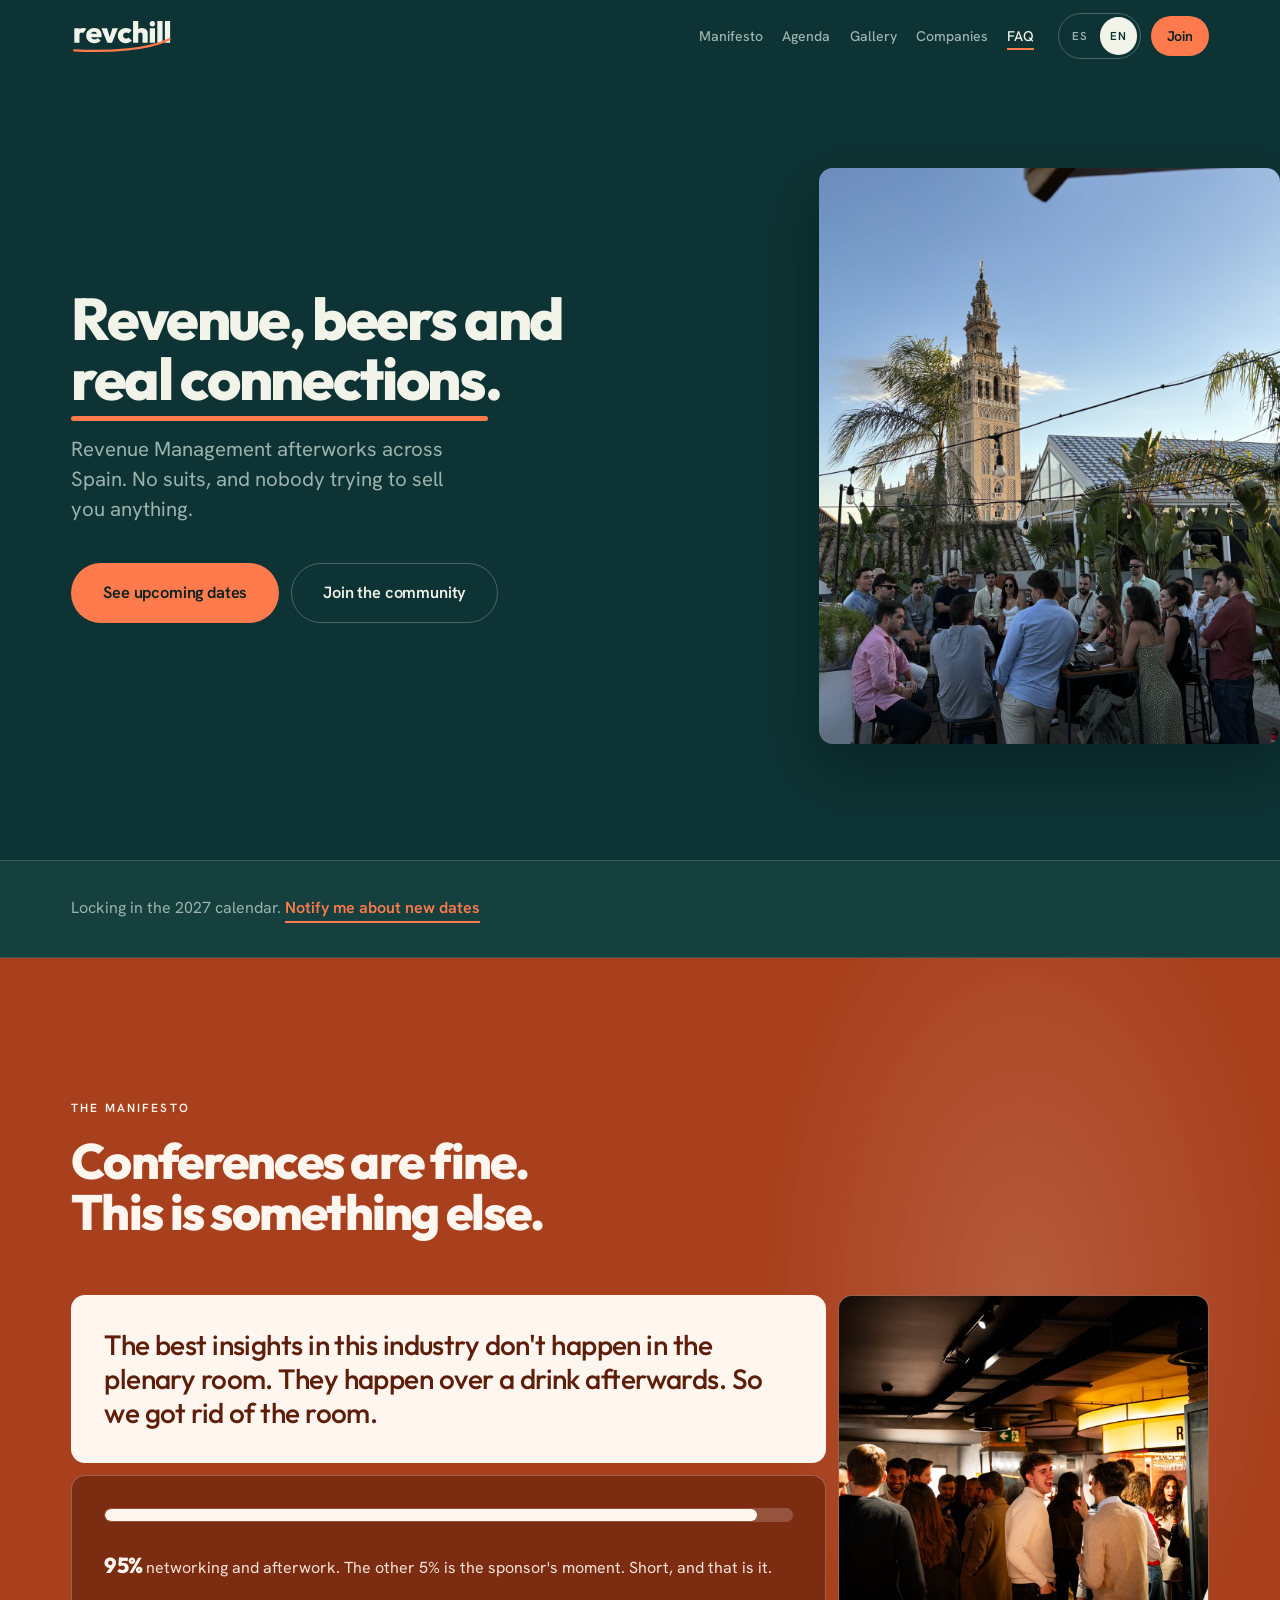
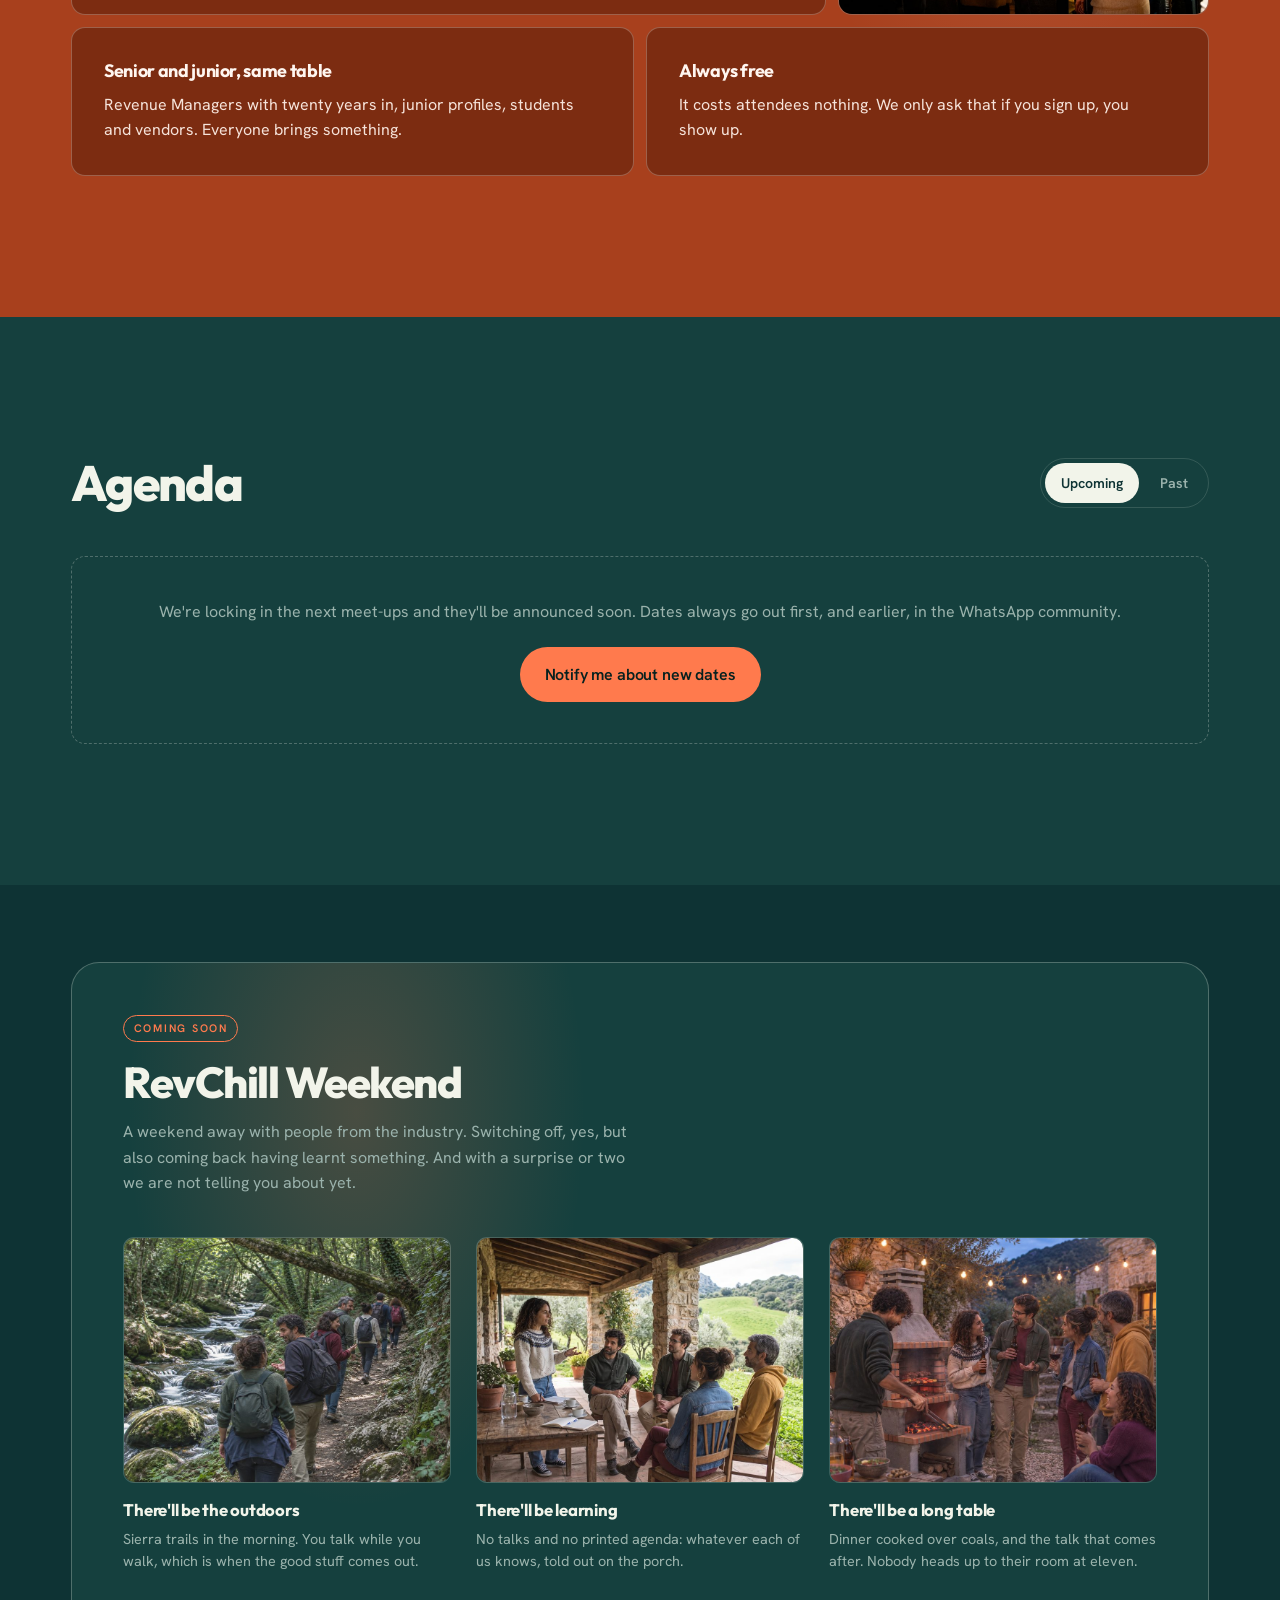
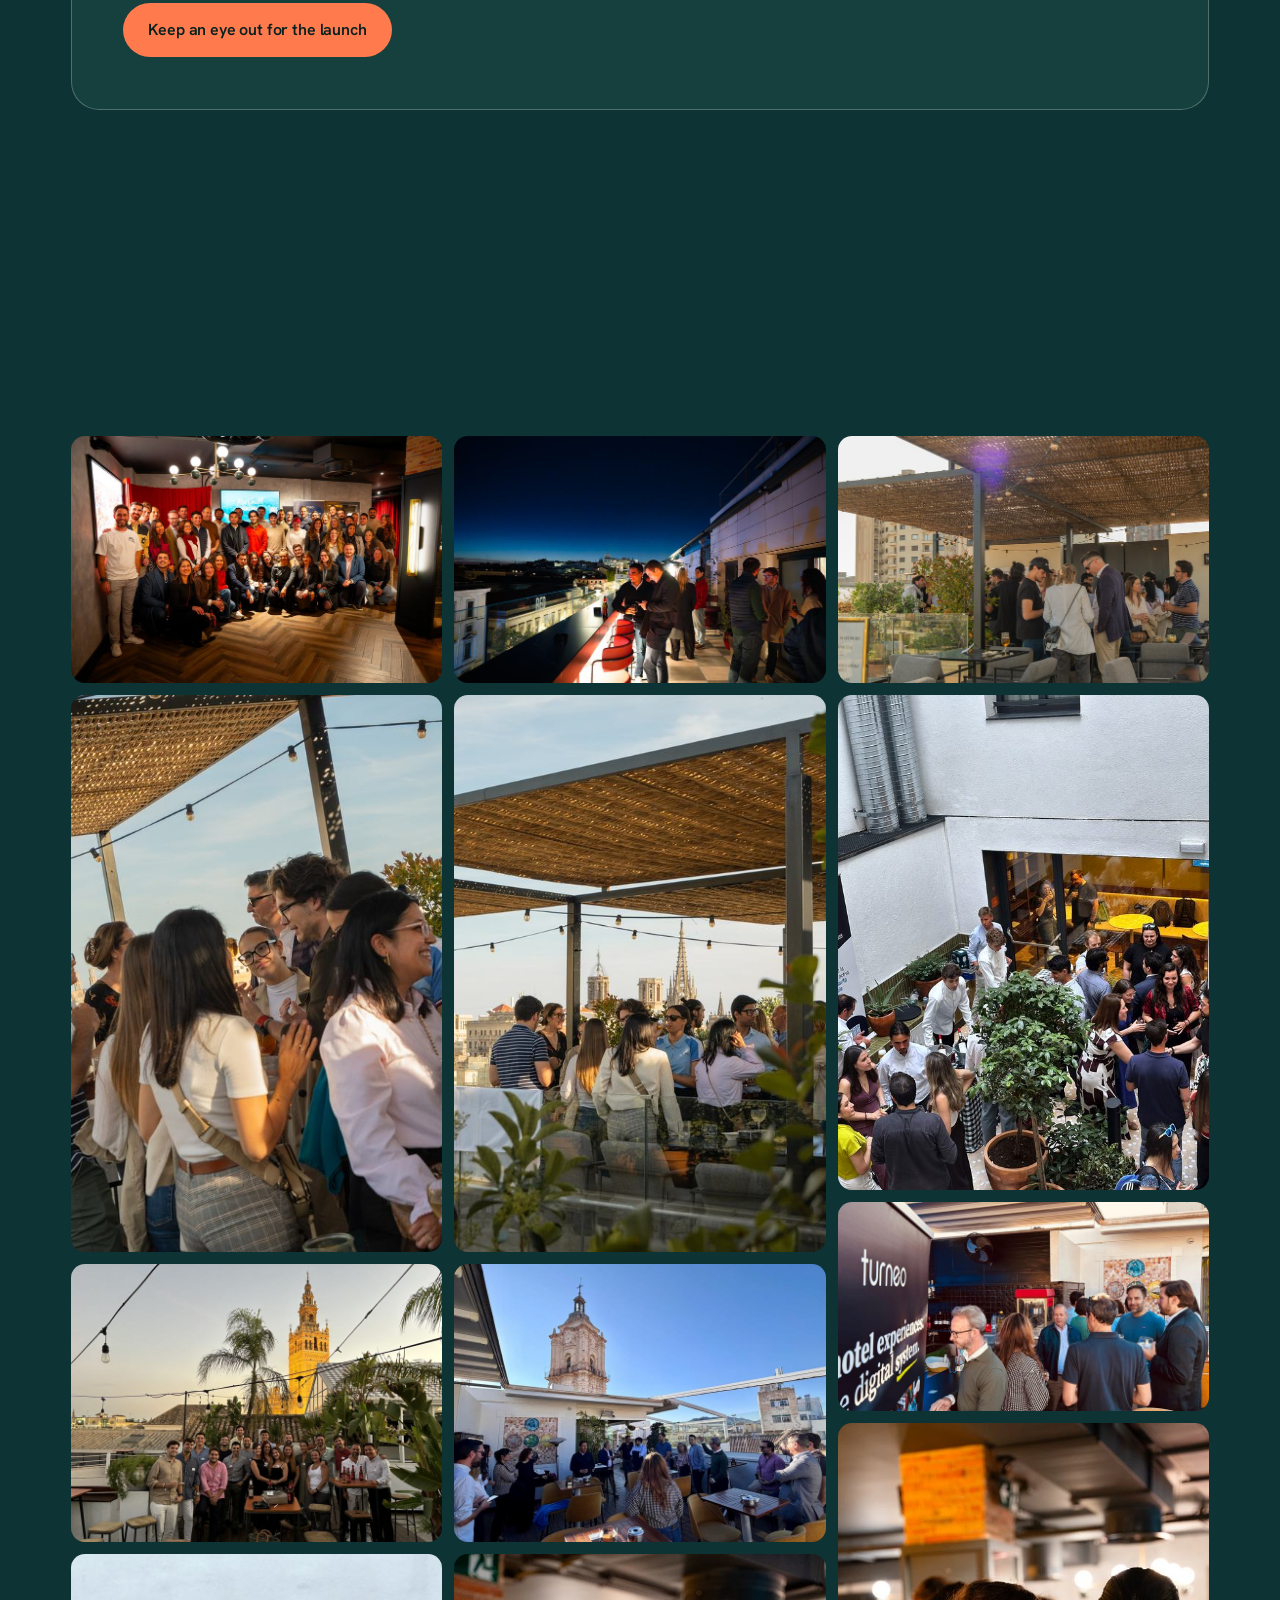
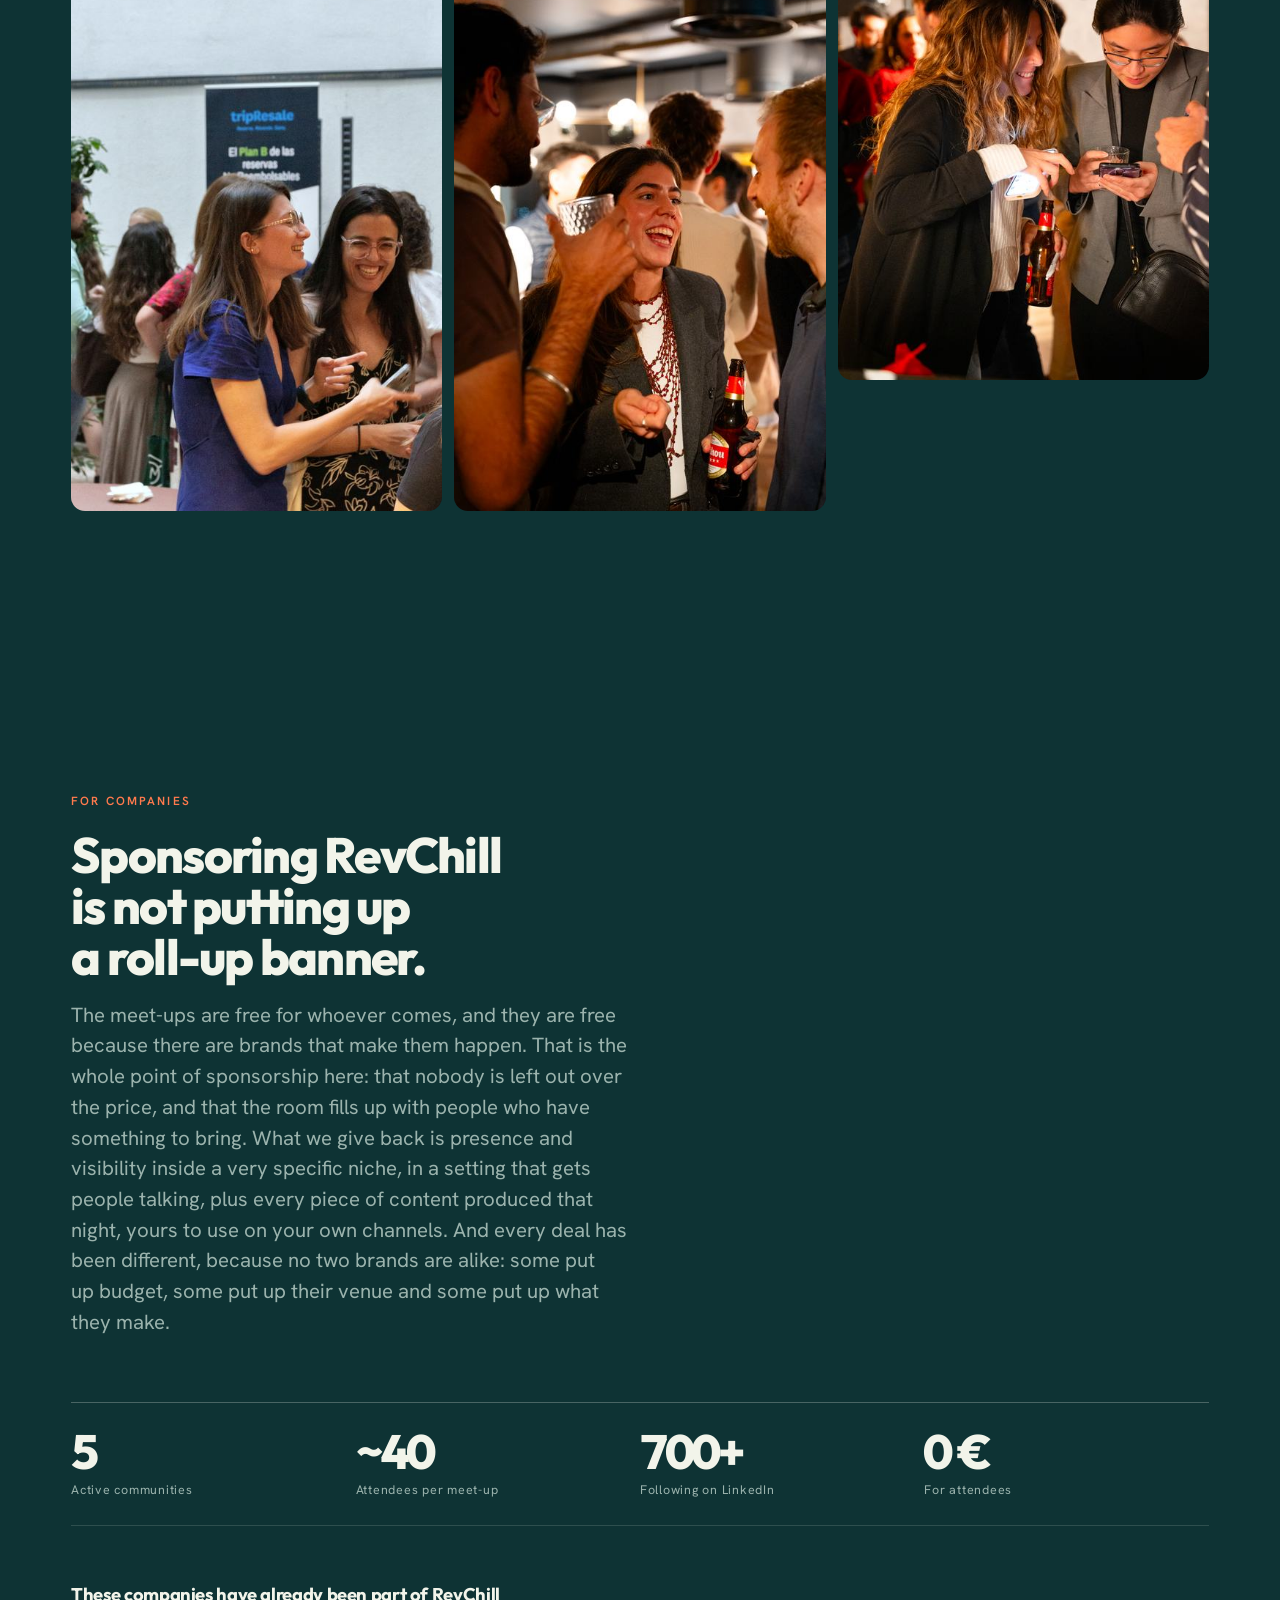
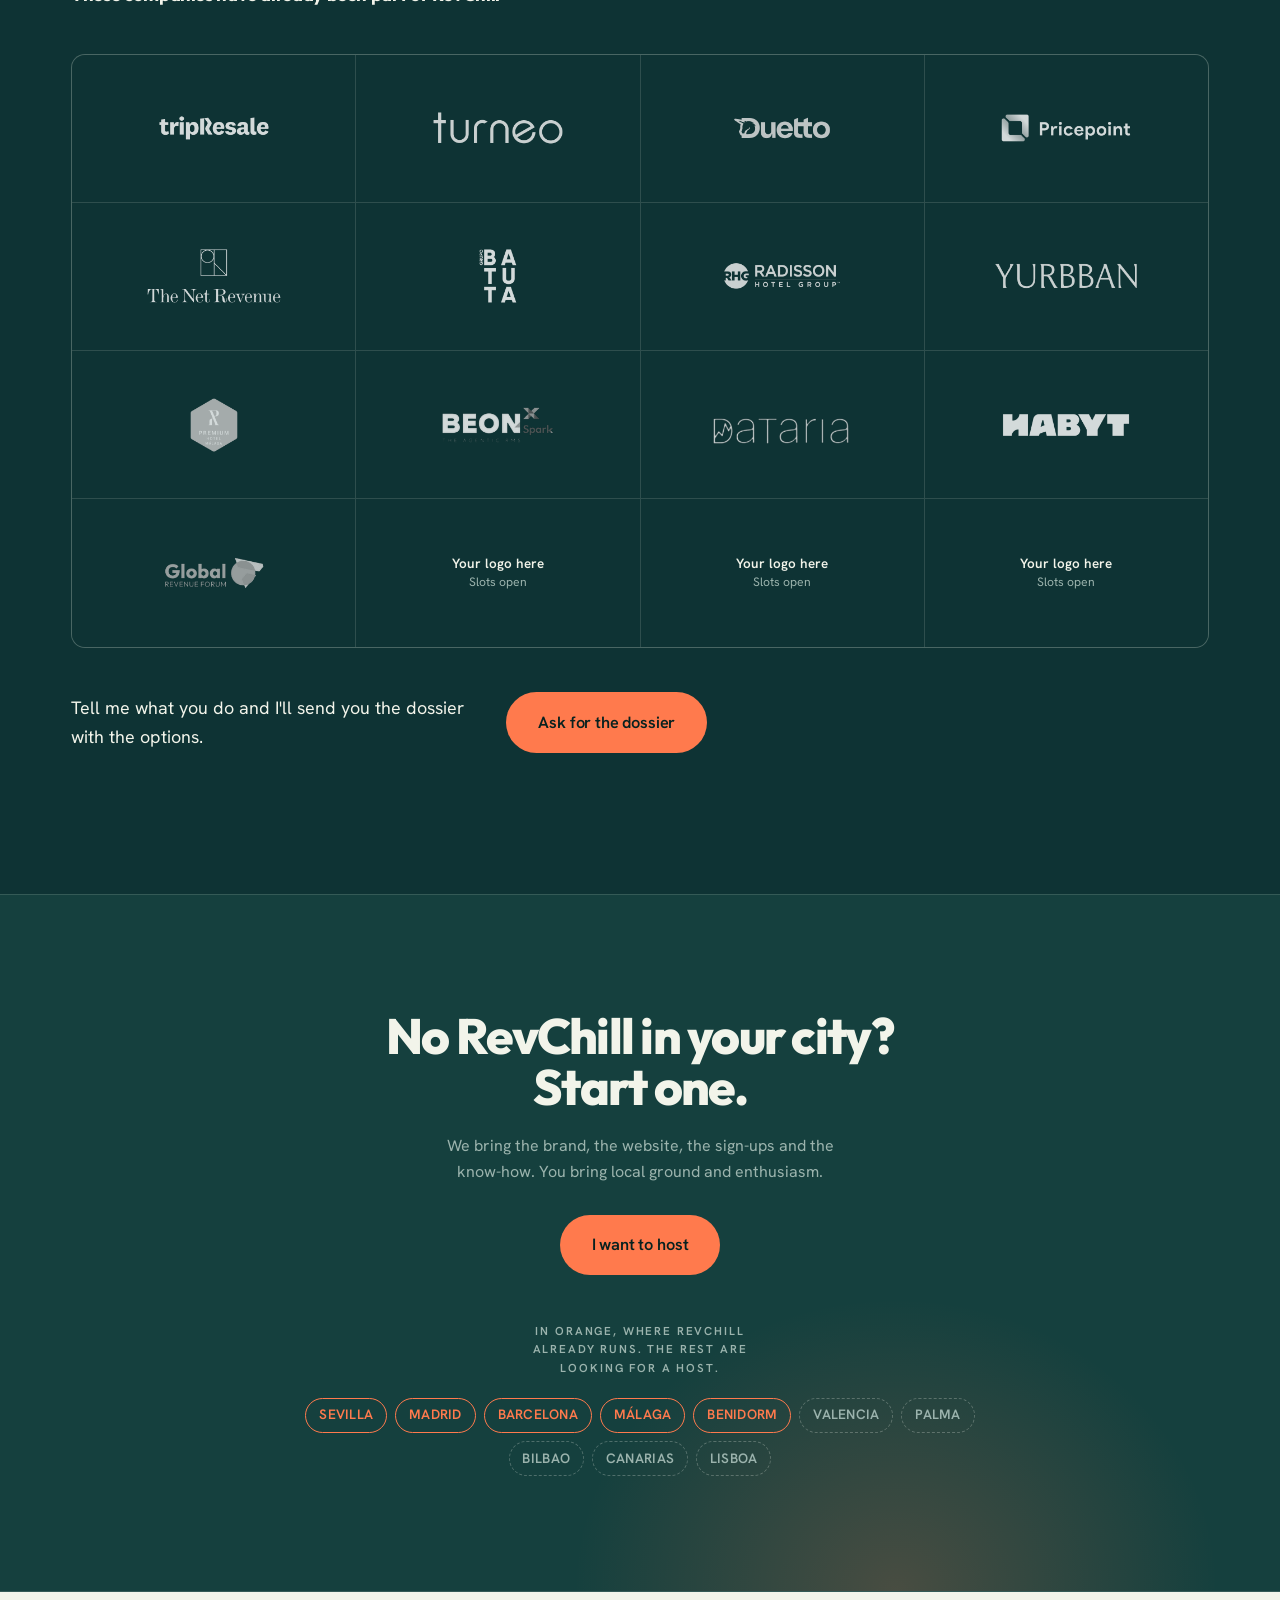
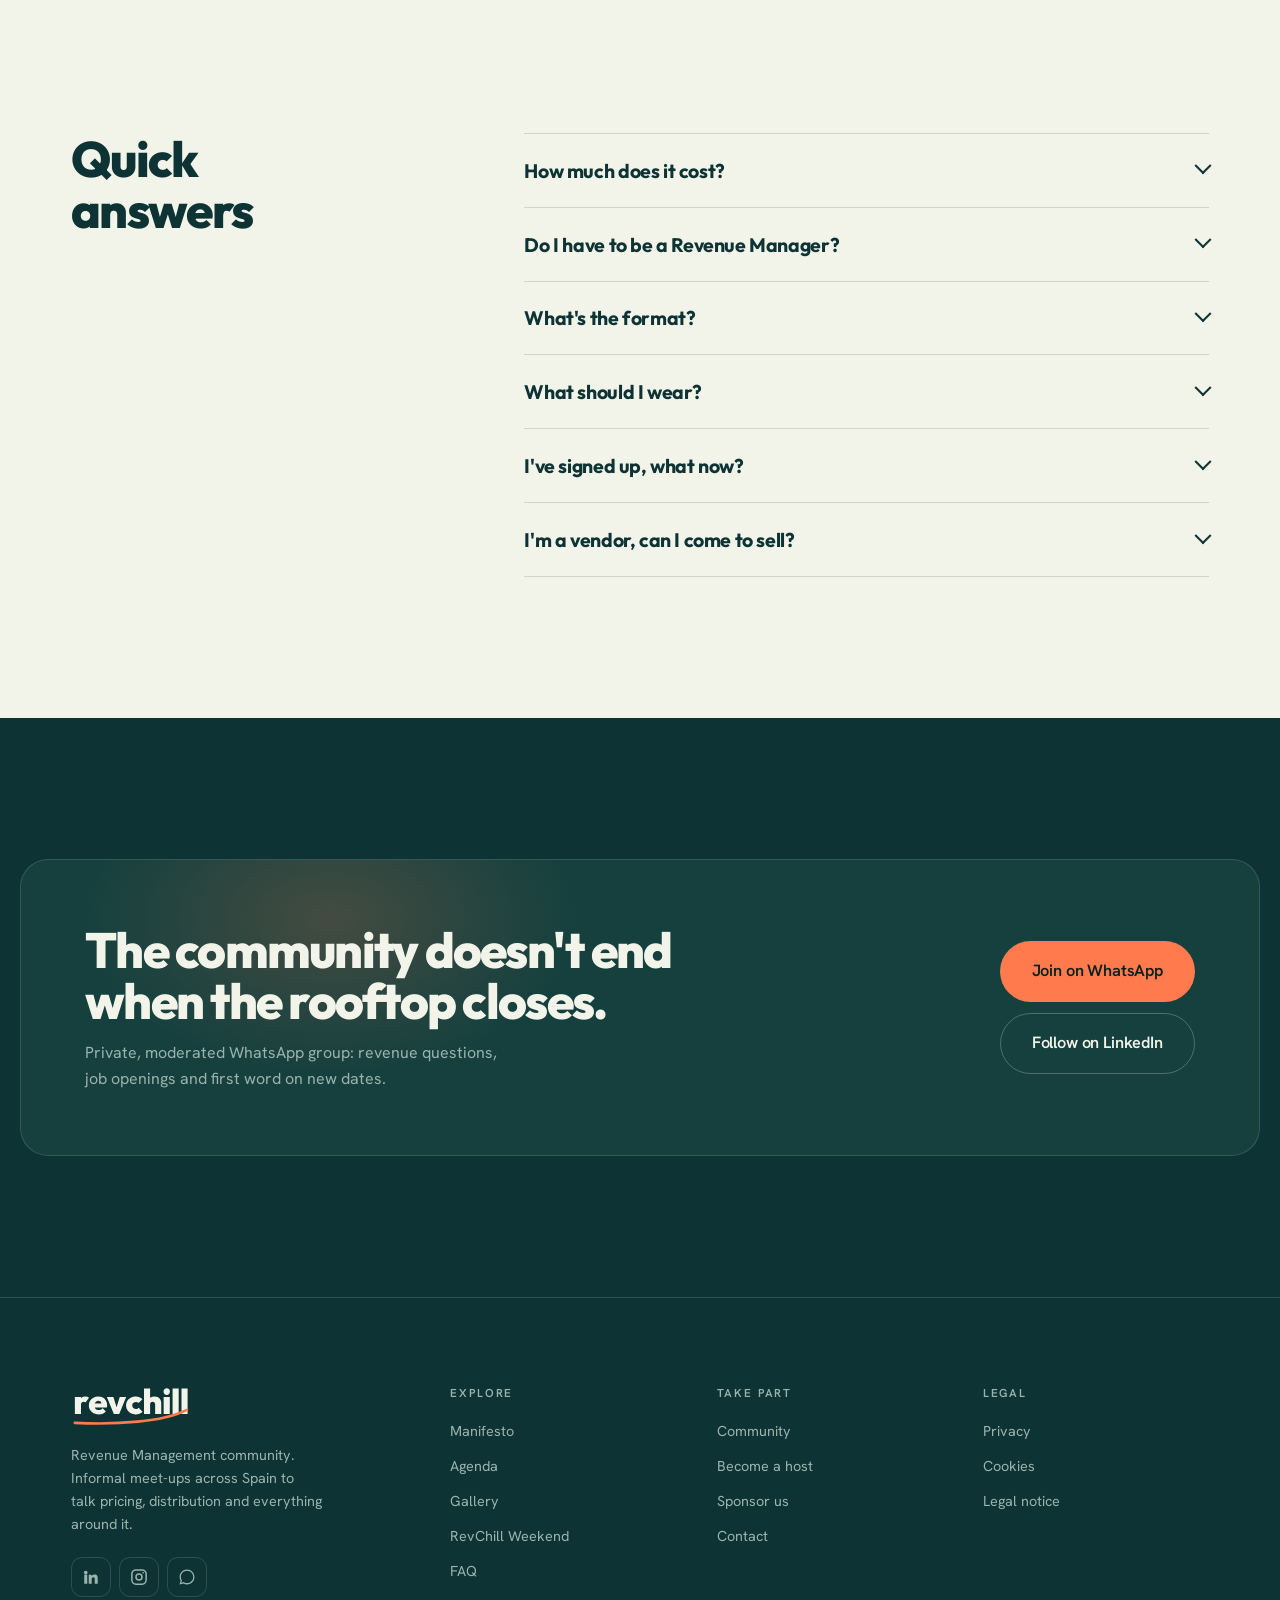
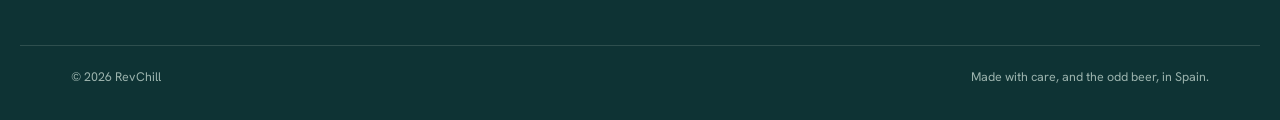
<file: index.html>
<!doctype html>
<html lang="es">
<head>
<meta charset="utf-8">
<meta name="viewport" content="width=device-width, initial-scale=1">
<title>RevChill</title>
<meta name="description" content="Comunidad de Revenue Management. Afterworks informales por toda España. Entrada gratuita, plazas limitadas.">
<meta name="theme-color" content="#0E3334">
<link rel="canonical" href="https://revchill.org/">
<meta property="og:type" content="website">
<meta property="og:locale" content="es_ES">
<meta property="og:site_name" content="RevChill">
<meta property="og:title" content="RevChill">
<meta property="og:description" content="Afterworks de Revenue Management por toda España. Sin traje y sin que nadie te venda nada.">
<meta property="og:image" content="https://revchill.org/assets/img/og.jpg">
<meta property="og:image:width" content="1200">
<meta property="og:image:height" content="630">
<meta property="og:url" content="https://revchill.org/">
<meta name="twitter:card" content="summary_large_image">
<link rel="icon" href="assets/img/favicon.svg" type="image/svg+xml">
<link rel="apple-touch-icon" href="assets/img/apple-touch-icon.png">
<link rel="stylesheet" href="assets/css/fonts.css">
<link rel="stylesheet" href="assets/css/app.css">

<script type="application/ld+json">
[
 {
  "@context": "https://schema.org",
  "@type": "Organization",
  "@id": "https://revchill.org/#org",
  "name": "RevChill",
  "url": "https://revchill.org/",
  "logo": "https://revchill.org/assets/img/logo/png/revchill-logo-1600.png",
  "description": "Comunidad de Revenue Management. Encuentros informales en España para hablar de precios, distribución y estrategia hotelera.",
  "areaServed": {
   "@type": "Country",
   "name": "España"
  },
  "knowsAbout": [
   "Revenue Management",
   "Revenue Management hotelero",
   "Pricing hotelero",
   "Distribución hotelera",
   "RevPAR",
   "ADR",
   "Channel manager",
   "RMS",
   "PMS",
   "Hostelería"
  ],
  "sameAs": [
   "https://www.linkedin.com/company/revchill-revenue-club",
   "https://www.instagram.com/revchill.revenueclub"
  ]
 },
 {
  "@context": "https://schema.org",
  "@type": "WebSite",
  "@id": "https://revchill.org/#site",
  "url": "https://revchill.org/",
  "name": "RevChill",
  "inLanguage": "es-ES",
  "publisher": {
   "@id": "https://revchill.org/#org"
  }
 },
 {
  "@context": "https://schema.org",
  "@type": "FAQPage",
  "@id": "https://revchill.org/#faq",
  "mainEntity": [
   {
    "@type": "Question",
    "name": "¿Cuánto cuesta?",
    "acceptedAnswer": {
     "@type": "Answer",
     "text": "Nada. La entrada es gratuita. Las consumiciones dependen de cada evento y siempre lo indicamos en la descripción. Lo que sí te pedimos: si reservas y luego no puedes venir, cancela para que otra persona ocupe tu plaza."
    }
   },
   {
    "@type": "Question",
    "name": "¿Hay que ser Revenue Manager?",
    "acceptedAnswer": {
     "@type": "Answer",
     "text": "No. Vienen Revenue Managers, directores de hotel, gente de e-commerce y distribución, estudiantes, perfiles junior que están empezando y proveedores tecnológicos. Si te interesa el revenue, es tu sitio."
    }
   },
   {
    "@type": "Question",
    "name": "¿Cómo es el formato?",
    "acceptedAnswer": {
     "@type": "Answer",
     "text": "Llegas, coges algo de beber y hablas con gente. En algún momento el patrocinador se presenta en cinco minutos y a veces hay una dinámica corta para romper el hielo. El resto es networking. No hay ponencias ni agenda impresa."
    }
   },
   {
    "@type": "Question",
    "name": "¿Cómo visto?",
    "acceptedAnswer": {
     "@type": "Answer",
     "text": "Como te apetezca. Es un afterwork, no una convención. Si vienes de trabajar con traje, perfecto. Si vienes en camiseta, también."
    }
   },
   {
    "@type": "Question",
    "name": "Me he inscrito, ¿y ahora?",
    "acceptedAnswer": {
     "@type": "Answer",
     "text": "Recibirás la entrada por email desde Eventbrite. Enséñala al llegar, o di tu nombre. Tampoco somos tan estrictos."
    }
   },
   {
    "@type": "Question",
    "name": "Soy proveedor, ¿puedo ir a vender?",
    "acceptedAnswer": {
     "@type": "Answer",
     "text": "Puedes venir y encantados de tenerte. Lo que no encaja es el modo comercial agresivo: aquí nadie está esperando una demo. Si quieres visibilidad de marca, la vía es el patrocinio y tienes tu espacio para contarlo."
    }
   }
  ]
 }
]
</script>
</head>
<body>
<a class="skip" href="#main" data-i18n="nav.skip">Saltar al contenido</a>

<!-- logotipo como símbolo reutilizable: usa currentColor y var(--accent) -->
<svg width="0" height="0" style="position:absolute" aria-hidden="true"><symbol id="rc-logo" viewBox="-4 -4 454.9 154.0"><g transform="translate(0,100.0)"><g transform="translate(0.000,0.000) scale(0.13514,-0.13514)" fill="currentColor"><path transform="translate(0.00,0)" d="M51 0V489H225V458Q273 499 349 499Q384 499 409.5 490.0Q435 481 453 462L352 327Q344 336 329.5 341.5Q315 347 297 347Q263 347 244.0 326.5Q225 306 225 266V0Z"/><path transform="translate(431.00,0)" d="M298 -11Q216 -11 153.0 21.5Q90 54 54.0 112.0Q18 170 18 245Q18 319 53.0 376.5Q88 434 148.5 467.5Q209 501 285 501Q359 501 416.5 469.5Q474 438 506.5 382.5Q539 327 539 256Q539 241 537.5 225.5Q536 210 531 190L188 188Q191 181 194 174Q208 144 234.0 129.0Q260 114 298 114Q334 114 361.5 126.0Q389 138 411 163L502 72Q466 31 414.5 10.0Q363 -11 298 -11ZM188 301 378 302Q376 313 372 322Q361 348 340.0 362.0Q319 376 287 376Q254 376 230.0 360.0Q206 344 193 315Q190 308 188 301Z"/><path transform="translate(963.00,0)" d="M198 0 -1 489H185L276 193L367 489H551L352 0Z"/><path transform="translate(1491.00,0)" d="M293 -11Q215 -11 152.5 22.0Q90 55 54.0 113.0Q18 171 18 244Q18 318 54.5 376.0Q91 434 153.5 467.5Q216 501 295 501Q352 501 399.0 482.0Q446 463 485 425L375 315Q360 330 340.5 337.5Q321 345 295 345Q267 345 244.5 332.5Q222 320 208.5 298.0Q195 276 195 245Q195 215 208.5 192.5Q222 170 244.5 157.0Q267 144 295 144Q323 144 343.0 153.0Q363 162 378 179L489 69Q448 29 400.5 9.0Q353 -11 293 -11Z"/><path transform="translate(1970.00,0)" d="M368 0V276Q368 310 348.0 329.5Q328 349 297 349Q276 349 259.5 340.0Q243 331 234.0 315.0Q225 299 225 276V0H51V729H225V460Q236 468 249 476Q292 499 349 499Q408 499 451.5 475.5Q495 452 518.5 411.0Q542 370 542 316V0Z"/><path transform="translate(2531.00,0)" d="M50 0V489H225V0ZM137 546Q98 546 72.0 572.5Q46 599 46 639Q46 678 72.0 705.0Q98 732 137 732Q178 732 203.5 705.0Q229 678 229 639Q229 599 203.5 572.5Q178 546 137 546Z"/><path transform="translate(2784.00,0)" d="M51 0V729H225V0Z"/><path transform="translate(3038.00,0)" d="M51 0V729H225V0Z"/></g></g><path d="M 6.7 20.0 C 97.9 24.5 177.9 22.5 249.1 15.5 C 329.2 8.0 391.5 -7.0 438.2 -30.0" fill="none" stroke="var(--accent)" stroke-width="10.50" stroke-linecap="round" transform="translate(0,114.0)"/></symbol></svg>

<!-- ============ NAV ============ -->
<header class="nav" id="nav">
  <div class="nav__in">
    <a class="nav__brand" href="#top" aria-label="RevChill"><svg viewBox="-4 -4 454.9 154.0"><use href="#rc-logo"/></svg></a>
    <nav class="nav__links" id="navLinks" aria-label="Principal">
      <a href="#manifiesto" data-i18n="nav.manifesto">Manifiesto</a>
      <a href="#agenda" data-i18n="nav.agenda">Agenda</a>
      <a href="#galeria" data-i18n="nav.gallery">Galería</a>
      <a href="#empresas" data-i18n="nav.companies">Empresas</a>
      <a href="#faq" data-i18n="nav.faq">FAQ</a>
    </nav>
    <div class="nav__end">
      <div class="lang" role="group" aria-label="Idioma / Language">
        <button type="button" data-lang="es" aria-pressed="true">ES</button>
        <button type="button" data-lang="en" aria-pressed="false">EN</button>
      </div>
      <a class="btn btn--sm" href="#comunidad" data-i18n="nav.join">Únete</a>
      <button class="burger" id="burger" type="button" aria-expanded="false" aria-controls="navLinks">
        <i></i><span class="sr" data-i18n="nav.menu">Menú</span>
      </button>
    </div>
  </div>
</header>

<main id="main"><span id="top"></span>

<!-- ============ 1. HERO ============ -->
<section class="hero">
  <div class="hero__text">
    <h1 class="h-display" data-i18n="hero.title">Revenue, cervezas y<br><em>conexiones reales</em>.</h1>
    <p class="hero__sub" data-i18n="hero.sub">Afterworks de Revenue Management por toda España. Sin traje y sin que nadie te venda nada.</p>
    <div class="hero__cta">
      <a class="btn btn--lg" href="#agenda" data-i18n="hero.cta1">Ver próximas fechas</a>
      <a class="btn btn--lg btn--ghost" href="#comunidad" data-i18n="hero.cta2">Entrar en la comunidad</a>
    </div>
  </div>
  <figure class="hero__shot ph">
    <img src="assets/img/hero.jpg" width="1200" height="1500" fetchpriority="high"
         alt="Asistentes a un RevChill en una azotea de Sevilla, con la Giralda al fondo">
  </figure>
</section>

<!-- ============ 2. PRÓXIMO ENCUENTRO ============ -->
<section class="strip" aria-labelledby="strip-h">
  <h2 class="sr" id="strip-h" data-i18n="strip.title">Próximo encuentro</h2>
  <div class="strip__in" id="nextUp"></div>
</section>

<!-- ============ 3. MANIFIESTO ============ -->
<section class="sec fuego" id="manifiesto">
  <div class="wrap">
    <p class="eyebrow" data-i18n="man.eyebrow">El manifiesto</p>
    <h2 class="h-sec" data-i18n="man.title">Los congresos están bien.<br>Esto es otra cosa.</h2>
    <div class="bento">
      <article class="cell cell--lead"><p data-i18n="man.lead">Los mejores aprendizajes del sector no pasan en una sala de plenaria. Pasan tomando algo después. Así que quitamos la sala.</p></article>
      <figure class="cell cell--photo ph"><img src="assets/img/manifiesto.jpg" width="1200" height="900"
        loading="lazy" alt="Grupo de profesionales del sector hablando durante un encuentro de RevChill"></figure>
      <article class="cell cell--ratio">
        <div class="ratio" aria-hidden="true"><span class="ratio__fill" style="--w:95%"></span></div>
        <p class="ratio__legend" data-i18n="man.ratio"><b>95%</b> networking y afterwork. El 5% restante es el momento del patrocinador. Breve, y ya está.</p>
      </article>
      <article class="cell"><h3 data-i18n="man.c1t">Senior y junior, misma mesa</h3><p data-i18n="man.c1d">Revenue Managers con veinte años de oficio, perfiles junior, estudiantes y proveedores. Todos aportan.</p></article>
      <article class="cell"><h3 data-i18n="man.c2t">Siempre gratis</h3><p data-i18n="man.c2d">Para el asistente no cuesta nada. Solo pedimos que si te apuntas, vengas.</p></article>
    </div>
  </div>
</section>

<!-- ============ 4. AGENDA ============ -->
<section class="sec sec--tint" id="agenda">
  <div class="wrap">
    <div class="agenda__head">
      <h2 class="h-sec" data-i18n="ag.title">Agenda</h2>
      <div class="tabs" role="tablist" aria-label="Eventos">
        <button class="tab" role="tab" type="button" aria-selected="true" data-tab="next" data-i18n="ag.next">Próximos</button>
        <button class="tab" role="tab" type="button" aria-selected="false" data-tab="past" data-i18n="ag.past">Pasados</button>
      </div>
    </div>
    <div class="agenda" id="agendaList" role="tabpanel"></div>
  </div>
</section>

<!-- ============ 4b. WEEKEND HACK (teaser) ============ -->
<section class="sec sec--slim" id="weekend">
  <div class="wrap">
    <div class="promo promo--solo">
      <div class="promo__body">
        <p class="promo__badge" data-i18n="wk.badge">Muy pronto</p>
        <h2 class="promo__name" data-i18n="wk.name">RevChill Weekend</h2>
        <p class="promo__line" data-i18n="wk.teaser">Un fin de semana fuera con gente del sector. Desconectar, sí, pero también volver con cosas aprendidas. Y con alguna sorpresa que todavía no vamos a contar.</p>

        <!-- Los tres planes. En cuanto haya fotos, cada <figure> recibe su
             <img> dentro de .plan__shot y el bloque queda montado sin tocar
             nada más. Mientras tanto el degradado hace de marcador y el texto
             sigue contando el plan, que es lo que de verdad importa aquí. -->
        <ul class="plans">
          <li class="plan">
            <div class="plan__shot"><img src="assets/img/weekend/ruta.jpg" width="900" height="675"
              loading="lazy" decoding="async"
              alt="Grupo caminando en fila por un sendero junto a un río entre árboles, uno de ellos girado hablando con quien viene detrás"></div>
            <b data-i18n="wk.p1t">Habrá naturaleza</b>
            <span data-i18n="wk.p1d">Rutas de sierra por la mañana. Se habla mientras se anda, que es cuando salen las cosas.</span>
          </li>
          <li class="plan">
            <div class="plan__shot"><img src="assets/img/weekend/porche.jpg" width="900" height="675"
              loading="lazy" decoding="async"
              alt="Mujer de pie explicando algo junto a una mesa de madera en el porche de una casa de campo, con cuatro personas sentadas escuchando y la sierra al fondo"></div>
            <b data-i18n="wk.p2t">Habrá aprendizaje</b>
            <span data-i18n="wk.p2d">Sin ponencias ni agenda impresa: lo que sabe cada uno, contado en el porche.</span>
          </li>
          <li class="plan">
            <div class="plan__shot"><img src="assets/img/weekend/brasa.jpg" width="900" height="675"
              loading="lazy" decoding="async"
              alt="Grupo alrededor de una barbacoa al anochecer en el patio de una casa de piedra, con guirnalda de luces encendida"></div>
            <b data-i18n="wk.p3t">Habrá sobremesa</b>
            <span data-i18n="wk.p3d">Cena al fuego y la conversación que viene después. Nadie se va a su habitación a las once.</span>
          </li>
        </ul>

        <a class="btn promo__btn" data-js="whatsapp" data-i18n="wk.more">Estate atento al lanzamiento</a>
      </div>
    </div>
  </div>
</section>

<!-- ============ 5. GALERÍA ============ -->
<section class="sec" id="galeria">
  <div class="wrap">
    <h2 class="h-sec" data-i18n="gal.title">Así se ve una tarde de RevChill</h2>
    <div class="mason" id="mason"></div>
  </div>
</section>

<!-- Ampliación de una foto. <dialog> nativo: el navegador ya se encarga
     del foco, de Esc y de dejar inerte lo que hay detrás. -->
<dialog class="lb" id="lb" aria-label="Foto ampliada">
  <button class="lb__x" type="button" data-lb="close" aria-label="Cerrar">&times;</button>
  <button class="lb__nav lb__nav--prev" type="button" data-lb="prev" aria-label="Anterior">&lsaquo;</button>
  <img class="lb__img" id="lbImg" alt="">
  <button class="lb__nav lb__nav--next" type="button" data-lb="next" aria-label="Siguiente">&rsaquo;</button>
  <p class="lb__cap" id="lbCap"></p>
</dialog>

<!-- ============ 6. TESTIMONIOS ============ -->
<section class="sec sec--tint" id="opiniones">
  <div class="wrap">
    <h2 class="h-sec" data-i18n="q.title">Lo que cuentan los que ya han venido</h2>
  </div>
  <div class="rail" id="rail" tabindex="0" role="region" aria-label="Testimonios"></div>
</section>

<!-- ============ 7. EMPRESAS ============ -->
<section class="sec" id="empresas">
  <div class="wrap">
    <p class="eyebrow" data-i18n="biz.eyebrow">Para empresas</p>
    <h2 class="h-sec h-sec--wide" data-i18n="biz.title">Patrocinar RevChill no es poner un roll-up.</h2>
    <p class="lead" data-i18n="biz.lead">Los encuentros son gratuitos para quien viene, y lo son porque hay marcas que los hacen posibles. Lo que damos a cambio es presencia y visibilidad en un nicho muy concreto, en un ambiente que invita a hablar, y todo el contenido que se genera esa noche para que lo uses en tus redes. Cada acuerdo ha sido distinto, porque no hay dos marcas iguales: hay quien pone presupuesto, quien pone su espacio y quien pone lo que fabrica.</p>

    <dl class="stats" id="stats"></dl>

    <h3 class="h-small" data-i18n="sp.title">Estas empresas ya han formado parte de RevChill</h3>
    <div class="wall" id="wall"></div>

    <p class="biz__cta">
      <span data-i18n="biz.askD">Dime a qué te dedicas y te mando el dossier con las opciones.</span>
      <a class="btn btn--lg" data-js="sponsor-dossier" data-i18n="biz.askB">Pedir el dossier</a>
    </p>
  </div>
</section>

<!-- ============ 9. HOST ============ -->
<section class="band" id="host">
  <div class="wrap band__in">
    <h2 class="h-sec" data-i18n="host.title">¿No hay RevChill en tu ciudad?<br>Móntalo tú.</h2>
    <p data-i18n="host.lead">Nosotros ponemos la marca, la web, las inscripciones y el know-how. Tú pones el terreno y las ganas.</p>
    <a class="btn btn--lg" data-js="mailto-host" data-i18n="host.cta">Quiero ser host</a>
    <p class="band__label" data-i18n="host.cities">En naranja, donde ya hay RevChill. El resto, buscando host.</p>
    <ul class="chips" id="chips"></ul>
  </div>
</section>

<!-- ============ 10. FAQ ============ -->
<section class="sec papel" id="faq">
  <div class="wrap faq__grid">
    <h2 class="h-sec" data-i18n="faq.title">Dudas<br>rápidas</h2>
    <div class="faq">
      <details><summary data-i18n="faq.q1">¿Cuánto cuesta?</summary><p data-i18n="faq.a1">Nada. La entrada es gratuita. Las consumiciones dependen de cada evento y siempre lo indicamos en la descripción. Lo que sí te pedimos: si reservas y luego no puedes venir, cancela para que otra persona ocupe tu plaza.</p></details>
      <details><summary data-i18n="faq.q2">¿Hay que ser Revenue Manager?</summary><p data-i18n="faq.a2">No. Vienen Revenue Managers, directores de hotel, gente de e-commerce y distribución, estudiantes, perfiles junior que están empezando y proveedores tecnológicos. Si te interesa el revenue, es tu sitio.</p></details>
      <details><summary data-i18n="faq.q3">¿Cómo es el formato?</summary><p data-i18n="faq.a3">Llegas, coges algo de beber y hablas con gente. En algún momento el patrocinador se presenta en cinco minutos y a veces hay una dinámica corta para romper el hielo. El resto es networking. No hay ponencias ni agenda impresa.</p></details>
      <details><summary data-i18n="faq.q4">¿Cómo visto?</summary><p data-i18n="faq.a4">Como te apetezca. Es un afterwork, no una convención. Si vienes de trabajar con traje, perfecto. Si vienes en camiseta, también.</p></details>
      <details><summary data-i18n="faq.q5">Me he inscrito, ¿y ahora?</summary><p data-i18n="faq.a5">Recibirás la entrada por email desde Eventbrite. Enséñala al llegar, o di tu nombre. Tampoco somos tan estrictos.</p></details>
      <details><summary data-i18n="faq.q6">Soy proveedor, ¿puedo ir a vender?</summary><p data-i18n="faq.a6">Puedes venir y encantados de tenerte. Lo que no encaja es el modo comercial agresivo: aquí nadie está esperando una demo. Si quieres visibilidad de marca, la vía es el patrocinio y tienes tu espacio para contarlo.</p></details>
    </div>
  </div>
</section>

<!-- ============ 11. COMUNIDAD ============ -->
<section class="cta" id="comunidad">
  <div class="wrap cta__in">
    <div>
      <h2 class="h-sec" data-i18n="comm.title">La comunidad no se acaba<br>cuando cierra la terraza.</h2>
      <p data-i18n="comm.lead">Grupo de WhatsApp privado y moderado: dudas de revenue, ofertas de empleo y aviso prioritario de nuevas fechas.</p>
    </div>
    <div class="cta__actions">
      <a class="btn btn--lg" data-js="whatsapp" data-i18n="comm.cta1">Entrar en WhatsApp</a>
      <a class="btn btn--lg btn--ghost" data-js="linkedin" data-i18n="comm.cta2">Seguir en LinkedIn</a>
    </div>
  </div>
</section>

</main>

<!-- ============ FOOTER ============ -->
<footer class="foot" id="contacto">
  <div class="wrap foot__in">
    <div class="foot__brand">
      <svg viewBox="-4 -4 454.9 154.0" role="img" aria-label="RevChill"><use href="#rc-logo"/></svg>
      <p data-i18n="ft.blurb">Comunidad de Revenue Management. Encuentros informales en España para hablar de precios, distribución y de todo lo demás.</p>
      <div class="social">
        <a data-js="linkedin" aria-label="LinkedIn"><svg viewBox="0 0 24 24" fill="currentColor"><path d="M4.98 3.5a2.5 2.5 0 1 1 0 5 2.5 2.5 0 0 1 0-5zM3 9h4v12H3zM9 9h3.8v1.7h.05c.53-.95 1.83-1.95 3.75-1.95 4 0 4.4 2.5 4.4 5.8V21h-4v-5.6c0-1.35-.03-3.1-1.9-3.1s-2.2 1.47-2.2 3v5.7H9z"/></svg></a>
        <a data-js="instagram" aria-label="Instagram"><svg viewBox="0 0 24 24" fill="none" stroke="currentColor" stroke-width="2"><rect x="2.5" y="2.5" width="19" height="19" rx="5.5"/><circle cx="12" cy="12" r="4"/><circle cx="17.6" cy="6.4" r="1.1" fill="currentColor" stroke="none"/></svg></a>
        <a data-js="whatsapp" aria-label="WhatsApp"><svg viewBox="0 0 24 24" fill="currentColor"><path d="M12.04 2C6.58 2 2.13 6.45 2.13 11.91c0 1.75.46 3.45 1.32 4.95L2 22l5.25-1.38a9.87 9.87 0 0 0 4.79 1.22c5.46 0 9.92-4.45 9.92-9.91C21.96 6.45 17.5 2 12.04 2zm0 18.15a8.2 8.2 0 0 1-4.19-1.15l-.3-.18-3.11.82.83-3.04-.2-.31a8.2 8.2 0 0 1-1.26-4.38c0-4.54 3.7-8.23 8.24-8.23 4.53 0 8.23 3.69 8.23 8.24 0 4.54-3.69 8.23-8.24 8.23z"/></svg></a>
      </div>
    </div>
    <nav class="foot__col">
      <h3 data-i18n="ft.explore">Explorar</h3>
      <a href="#manifiesto" data-i18n="nav.manifesto">Manifiesto</a>
      <a href="#agenda" data-i18n="nav.agenda">Agenda</a>
      <a href="#galeria" data-i18n="nav.gallery">Galería</a>
      <a href="#weekend" data-i18n="wk.name">RevChill Weekend</a>
      <a href="#faq" data-i18n="nav.faq">FAQ</a>
    </nav>
    <nav class="foot__col">
      <h3 data-i18n="ft.take">Participar</h3>
      <a data-js="whatsapp" data-i18n="ft.community">Comunidad</a>
      <a href="#host" data-i18n="ft.host">Ser host</a>
      <a href="#empresas" data-i18n="ft.sponsor">Patrocinar</a>
      <a data-js="mailto" data-i18n="ft.contact">Contacto</a>
    </nav>
    <nav class="foot__col">
      <h3 data-i18n="ft.legal">Legal</h3>
      <a href="privacidad.html" data-i18n="ft.privacy">Privacidad</a>
      <a href="cookies.html" data-i18n="ft.cookies">Cookies</a>
      <a href="aviso-legal.html" data-i18n="ft.terms">Aviso legal</a>
    </nav>
  </div>
  <div class="wrap foot__end">
    <p class="foot__partners" id="footPartners" hidden></p>
    <span>© <span id="year"></span> RevChill</span>
    <span data-i18n="ft.rights">Hecho con cariño, y alguna caña, en España.</span>
  </div>
</footer>

<script src="assets/js/data.js"></script>
<script src="assets/js/i18n.js"></script>
<script src="assets/js/app.js"></script>
</body>
</html>
</file>
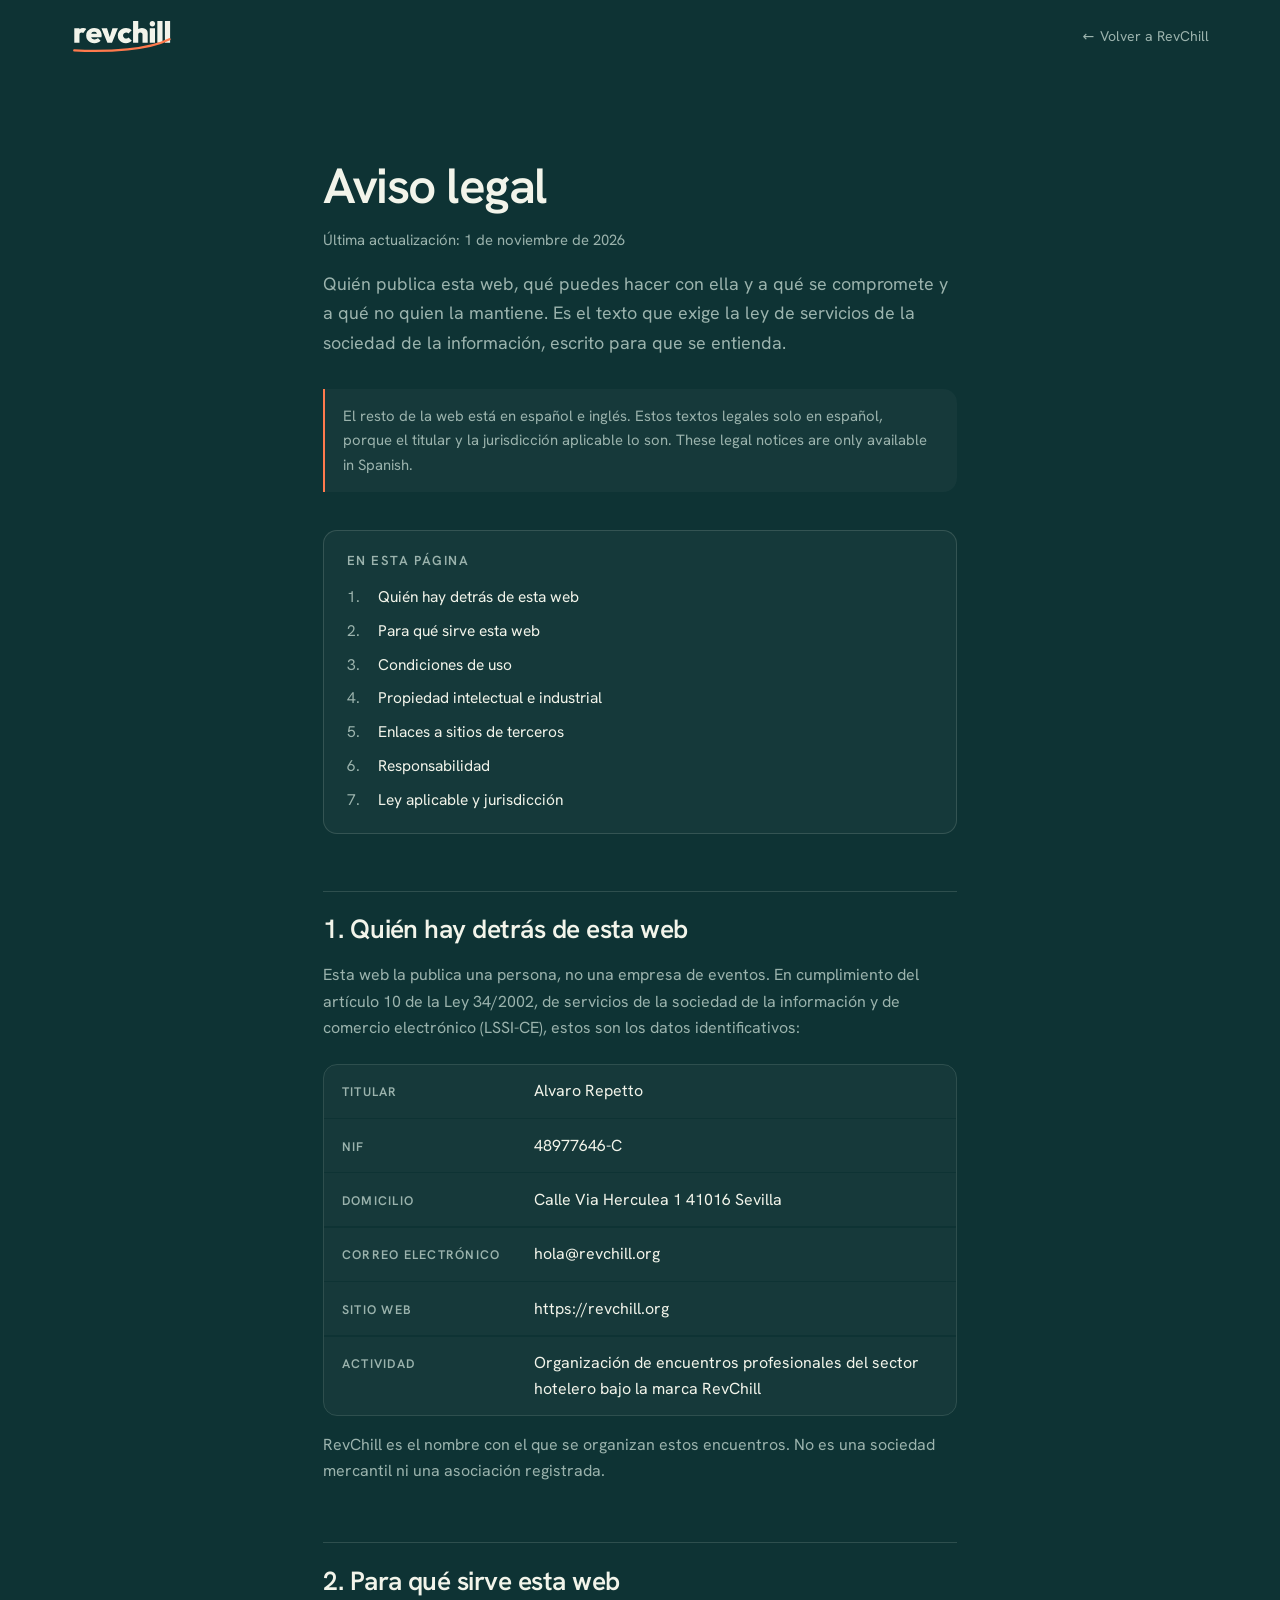
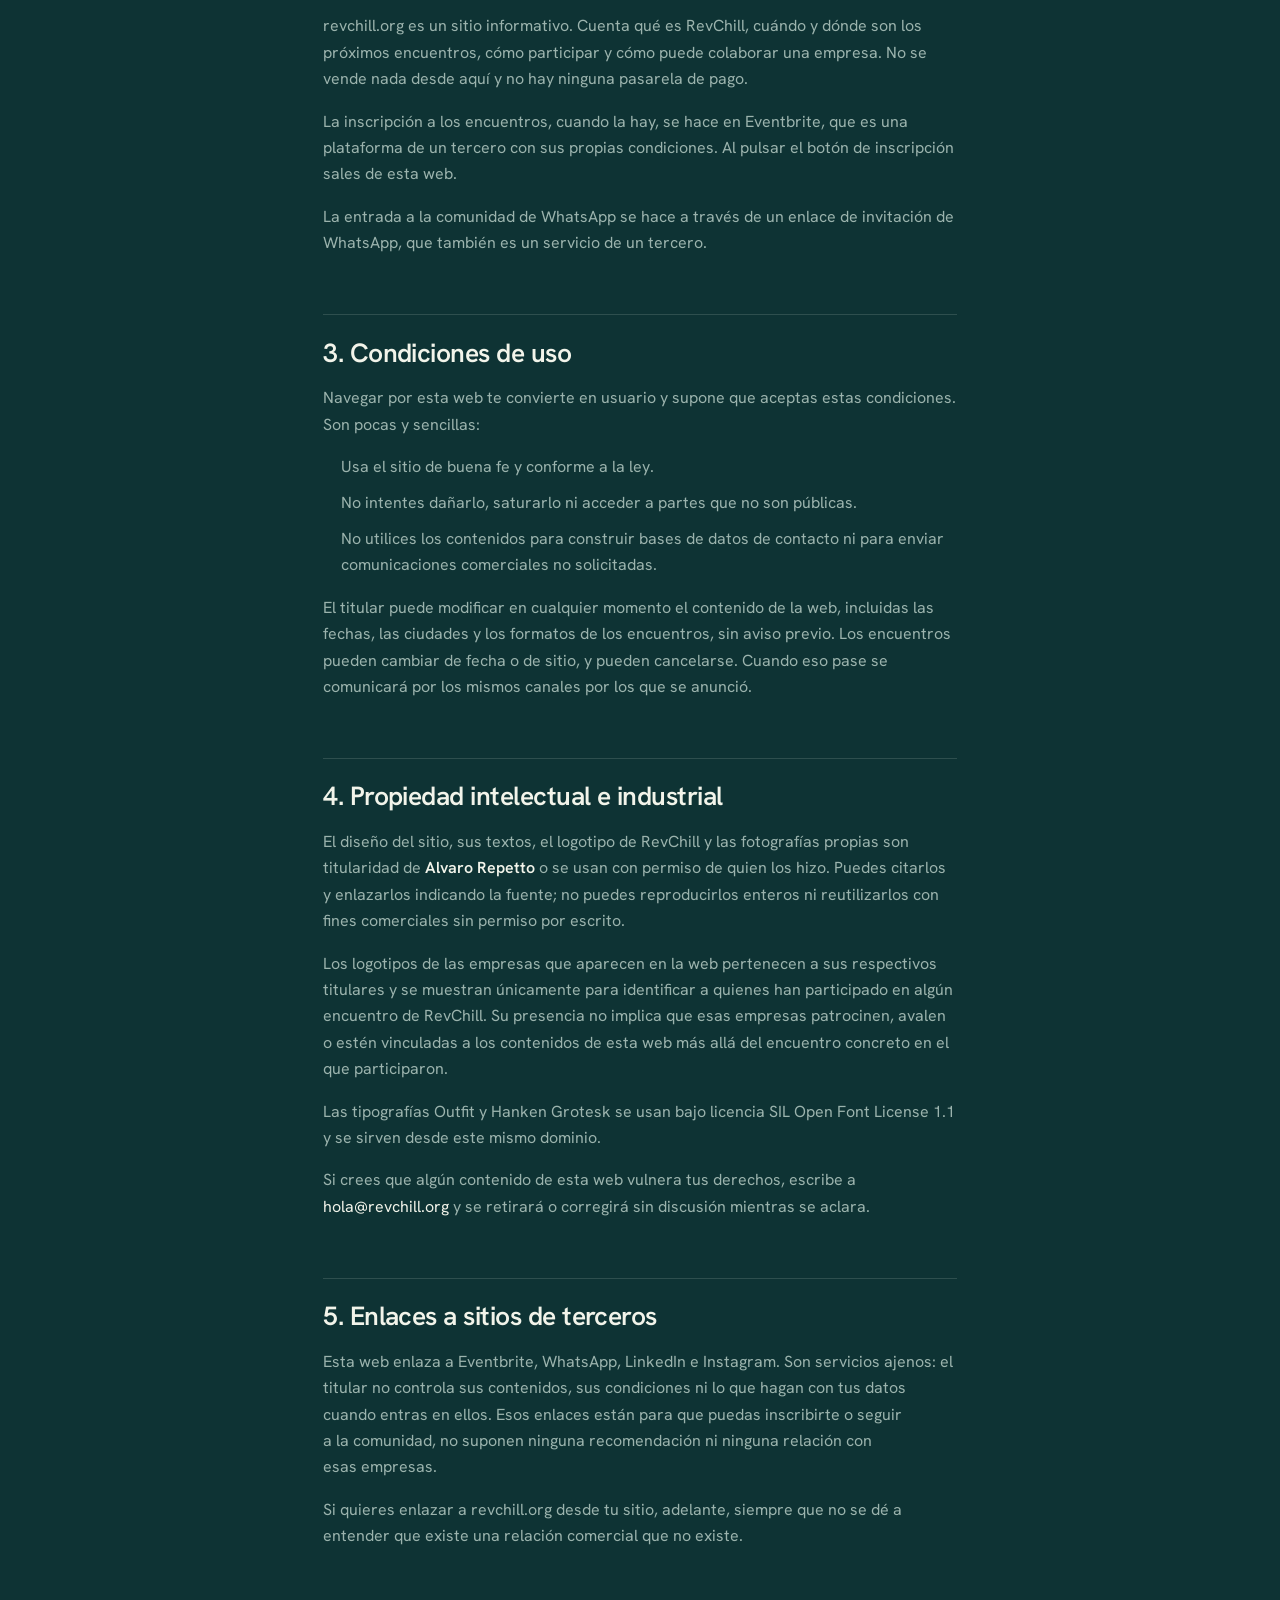
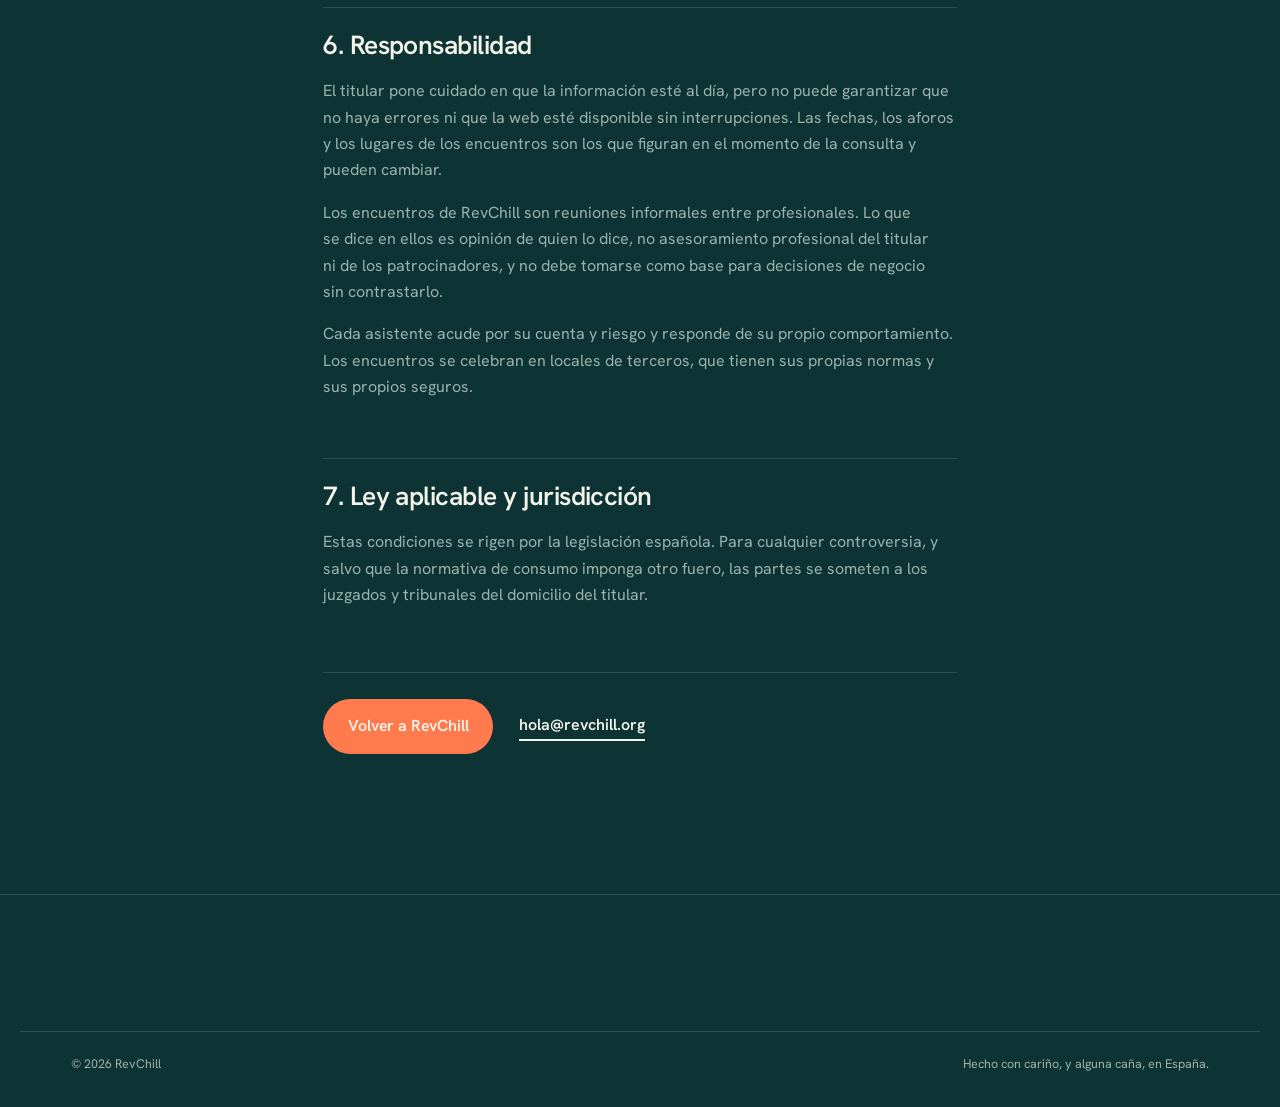
<file: aviso-legal.html>
<!doctype html>
<html lang="es">
<head>
<meta charset="utf-8">
<meta name="viewport" content="width=device-width, initial-scale=1">
<title>Aviso legal · RevChill</title>
<meta name="description" content="Datos identificativos del titular de revchill.org, condiciones de uso del sitio, propiedad intelectual y jurisdicción aplicable.">
<meta name="theme-color" content="#0E3334">
<link rel="canonical" href="https://revchill.org/aviso-legal.html">
<meta name="robots" content="index, follow">
<meta property="og:type" content="website">
<meta property="og:locale" content="es_ES">
<meta property="og:site_name" content="RevChill">
<meta property="og:title" content="Aviso legal · RevChill">
<meta property="og:description" content="Datos identificativos del titular de revchill.org, condiciones de uso del sitio, propiedad intelectual y jurisdicción aplicable.">
<meta property="og:url" content="https://revchill.org/aviso-legal.html">
<link rel="icon" href="assets/img/favicon.svg" type="image/svg+xml">
<link rel="apple-touch-icon" href="assets/img/apple-touch-icon.png">
<link rel="stylesheet" href="assets/css/fonts.css">
<link rel="stylesheet" href="assets/css/app.css">

<script type="application/ld+json">
{
 "@context": "https://schema.org",
 "@type": "WebPage",
 "name": "Aviso legal",
 "description": "Datos identificativos del titular de revchill.org, condiciones de uso del sitio, propiedad intelectual y jurisdicción aplicable.",
 "url": "https://revchill.org/aviso-legal.html",
 "inLanguage": "es-ES",
 "dateModified": "2026-11-01",
 "isPartOf": { "@type": "WebSite", "name": "RevChill", "url": "https://revchill.org/" },
 "breadcrumb": {
  "@type": "BreadcrumbList",
  "itemListElement": [
   { "@type": "ListItem", "position": 1, "name": "RevChill", "item": "https://revchill.org/" },
   { "@type": "ListItem", "position": 2, "name": "Aviso legal", "item": "https://revchill.org/aviso-legal.html" }
  ]
 }
}
</script>
</head>
<body>
<a class="skip" href="#main">Saltar al contenido</a>
<svg width="0" height="0" style="position:absolute" aria-hidden="true"><symbol id="rc-logo" viewBox="-4 -4 454.9 154.0"><g transform="translate(0,100.0)"><g transform="translate(0.000,0.000) scale(0.13514,-0.13514)" fill="currentColor"><path transform="translate(0.00,0)" d="M51 0V489H225V458Q273 499 349 499Q384 499 409.5 490.0Q435 481 453 462L352 327Q344 336 329.5 341.5Q315 347 297 347Q263 347 244.0 326.5Q225 306 225 266V0Z"/><path transform="translate(431.00,0)" d="M298 -11Q216 -11 153.0 21.5Q90 54 54.0 112.0Q18 170 18 245Q18 319 53.0 376.5Q88 434 148.5 467.5Q209 501 285 501Q359 501 416.5 469.5Q474 438 506.5 382.5Q539 327 539 256Q539 241 537.5 225.5Q536 210 531 190L188 188Q191 181 194 174Q208 144 234.0 129.0Q260 114 298 114Q334 114 361.5 126.0Q389 138 411 163L502 72Q466 31 414.5 10.0Q363 -11 298 -11ZM188 301 378 302Q376 313 372 322Q361 348 340.0 362.0Q319 376 287 376Q254 376 230.0 360.0Q206 344 193 315Q190 308 188 301Z"/><path transform="translate(963.00,0)" d="M198 0 -1 489H185L276 193L367 489H551L352 0Z"/><path transform="translate(1491.00,0)" d="M293 -11Q215 -11 152.5 22.0Q90 55 54.0 113.0Q18 171 18 244Q18 318 54.5 376.0Q91 434 153.5 467.5Q216 501 295 501Q352 501 399.0 482.0Q446 463 485 425L375 315Q360 330 340.5 337.5Q321 345 295 345Q267 345 244.5 332.5Q222 320 208.5 298.0Q195 276 195 245Q195 215 208.5 192.5Q222 170 244.5 157.0Q267 144 295 144Q323 144 343.0 153.0Q363 162 378 179L489 69Q448 29 400.5 9.0Q353 -11 293 -11Z"/><path transform="translate(1970.00,0)" d="M368 0V276Q368 310 348.0 329.5Q328 349 297 349Q276 349 259.5 340.0Q243 331 234.0 315.0Q225 299 225 276V0H51V729H225V460Q236 468 249 476Q292 499 349 499Q408 499 451.5 475.5Q495 452 518.5 411.0Q542 370 542 316V0Z"/><path transform="translate(2531.00,0)" d="M50 0V489H225V0ZM137 546Q98 546 72.0 572.5Q46 599 46 639Q46 678 72.0 705.0Q98 732 137 732Q178 732 203.5 705.0Q229 678 229 639Q229 599 203.5 572.5Q178 546 137 546Z"/><path transform="translate(2784.00,0)" d="M51 0V729H225V0Z"/><path transform="translate(3038.00,0)" d="M51 0V729H225V0Z"/></g></g><path d="M 6.7 20.0 C 97.9 24.5 177.9 22.5 249.1 15.5 C 329.2 8.0 391.5 -7.0 438.2 -30.0" fill="none" stroke="var(--accent)" stroke-width="10.50" stroke-linecap="round" transform="translate(0,114.0)"/></symbol></svg>

<header class="lnav" id="nav">
  <div class="lnav__in">
    <a href="index.html" aria-label="RevChill"><svg viewBox="-4 -4 454.9 154.0"><use href="#rc-logo"/></svg></a>
    <a class="lnav__back" href="index.html" aria-label="Volver a RevChill"><span aria-hidden="true">&larr;</span> <span>Volver a RevChill</span></a>
  </div>
</header>

<main id="main" class="lgl">
  <div class="wrap">
    <h1>Aviso legal</h1>
    <p class="lgl__date">Última actualización: 1 de noviembre de 2026</p>
    <p class="lgl__intro">Quién publica esta web, qué puedes hacer con ella y a qué se compromete y a qué no quien la mantiene. Es el texto que exige la ley de servicios de la sociedad de la información, escrito para que se entienda.</p>
    <div class="lgl__note"><p>El resto de la web está en español e inglés. Estos textos legales solo en español, porque el titular y la jurisdicción aplicable lo son. <span lang="en">These legal notices are only available in Spanish.</span></p></div>

    <nav class="lgl__toc" aria-label="Contenido de la página">
      <h2>En esta página</h2>
      <ol>
        <li><a href="#titular">Quién hay detrás de esta web</a></li>
        <li><a href="#objeto">Para qué sirve esta web</a></li>
        <li><a href="#uso">Condiciones de uso</a></li>
        <li><a href="#propiedad">Propiedad intelectual e industrial</a></li>
        <li><a href="#enlaces">Enlaces a sitios de terceros</a></li>
        <li><a href="#responsabilidad">Responsabilidad</a></li>
        <li><a href="#ley">Ley aplicable y jurisdicción</a></li>
      </ol>
    </nav>

    <section id="titular">
      <h2 class="lgl__h">1. Quién hay detrás de esta web</h2>

      <p>Esta web la publica una persona, no una empresa de eventos. En cumplimiento del artículo 10 de la
      Ley 34/2002, de servicios de la sociedad de la información y de comercio electrónico (LSSI-CE), estos
      son los datos identificativos:</p>
      <dl class="lgl__id">
        <div><dt>Titular</dt><dd>Alvaro Repetto</dd></div>
        <div><dt>NIF</dt><dd>48977646-C</dd></div>
        <div><dt>Domicilio</dt><dd>Calle Via Herculea 1 41016 Sevilla</dd></div>
        <div><dt>Correo electrónico</dt><dd><a href="mailto:hola@revchill.org">hola@revchill.org</a></dd></div>
        <div><dt>Sitio web</dt><dd>https://revchill.org</dd></div>
        <div><dt>Actividad</dt><dd>Organización de encuentros profesionales del sector hotelero bajo la marca RevChill</dd></div>
      </dl>
      <p>RevChill es el nombre con el que se organizan estos encuentros. No es una sociedad mercantil ni una
      asociación registrada.</p>
    </section>
    <section id="objeto">
      <h2 class="lgl__h">2. Para qué sirve esta web</h2>

      <p>revchill.org es un sitio informativo. Cuenta qué es RevChill, cuándo y dónde son los próximos
      encuentros, cómo participar y cómo puede colaborar una empresa. No se vende nada desde aquí y no hay
      ninguna pasarela de pago.</p>
      <p>La inscripción a los encuentros, cuando la hay, se hace en Eventbrite, que es una plataforma de un
      tercero con sus propias condiciones. Al pulsar el botón de inscripción sales de esta web.</p>
      <p>La entrada a la comunidad de WhatsApp se hace a través de un enlace de invitación de WhatsApp, que
      también es un servicio de un tercero.</p>
    </section>
    <section id="uso">
      <h2 class="lgl__h">3. Condiciones de uso</h2>

      <p>Navegar por esta web te convierte en usuario y supone que aceptas estas condiciones. Son pocas y
      sencillas:</p>
      <ul>
        <li>Usa el sitio de buena fe y conforme a la ley.</li>
        <li>No intentes dañarlo, saturarlo ni acceder a partes que no son públicas.</li>
        <li>No utilices los contenidos para construir bases de datos de contacto ni para enviar
        comunicaciones comerciales no solicitadas.</li>
      </ul>
      <p>El titular puede modificar en cualquier momento el contenido de la web, incluidas las fechas, las
      ciudades y los formatos de los encuentros, sin aviso previo. Los encuentros pueden cambiar de fecha o
      de sitio, y pueden cancelarse. Cuando eso pase se comunicará por los mismos canales por los que se
      anunció.</p>
    </section>
    <section id="propiedad">
      <h2 class="lgl__h">4. Propiedad intelectual e industrial</h2>

      <p>El diseño del sitio, sus textos, el logotipo de RevChill y las fotografías propias son titularidad
      de <b>Alvaro Repetto</b> o se usan con permiso de quien los hizo. Puedes citarlos y enlazarlos
      indicando la fuente; no puedes reproducirlos enteros ni reutilizarlos con fines comerciales sin
      permiso por escrito.</p>
      <p>Los logotipos de las empresas que aparecen en la web pertenecen a sus respectivos titulares y se
      muestran únicamente para identificar a quienes han participado en algún encuentro de RevChill. Su
      presencia no implica que esas empresas patrocinen, avalen o estén vinculadas a los contenidos de esta
      web más allá del encuentro concreto en el que participaron.</p>
      <p>Las tipografías Outfit y Hanken Grotesk se usan bajo licencia SIL Open Font License 1.1 y se
      sirven desde este mismo dominio.</p>
      <p>Si crees que algún contenido de esta web vulnera tus derechos, escribe a
      <a href="mailto:hola@revchill.org">hola@revchill.org</a> y se retirará o corregirá sin discusión
      mientras se aclara.</p>
    </section>
    <section id="enlaces">
      <h2 class="lgl__h">5. Enlaces a sitios de terceros</h2>

      <p>Esta web enlaza a Eventbrite, WhatsApp, LinkedIn e Instagram. Son servicios ajenos: el titular no
      controla sus contenidos, sus condiciones ni lo que hagan con tus datos cuando entras en ellos. Esos
      enlaces están para que puedas inscribirte o seguir a la comunidad, no suponen ninguna recomendación
      ni ninguna relación con esas empresas.</p>
      <p>Si quieres enlazar a revchill.org desde tu sitio, adelante, siempre que no se dé a entender que
      existe una relación comercial que no existe.</p>
    </section>
    <section id="responsabilidad">
      <h2 class="lgl__h">6. Responsabilidad</h2>

      <p>El titular pone cuidado en que la información esté al día, pero no puede garantizar que no haya
      errores ni que la web esté disponible sin interrupciones. Las fechas, los aforos y los lugares de los
      encuentros son los que figuran en el momento de la consulta y pueden cambiar.</p>
      <p>Los encuentros de RevChill son reuniones informales entre profesionales. Lo que se dice en ellos es
      opinión de quien lo dice, no asesoramiento profesional del titular ni de los patrocinadores, y no debe
      tomarse como base para decisiones de negocio sin contrastarlo.</p>
      <p>Cada asistente acude por su cuenta y riesgo y responde de su propio comportamiento. Los encuentros
      se celebran en locales de terceros, que tienen sus propias normas y sus propios seguros.</p>
    </section>
    <section id="ley">
      <h2 class="lgl__h">7. Ley aplicable y jurisdicción</h2>

      <p>Estas condiciones se rigen por la legislación española. Para cualquier controversia, y salvo que la
      normativa de consumo imponga otro fuero, las partes se someten a los juzgados y tribunales del
      domicilio del titular.</p>
    </section>


    <div class="lgl__end">
      <a class="btn" href="index.html">Volver a RevChill</a>
      <a class="link" href="mailto:hola@revchill.org">hola@revchill.org</a>
    </div>
  </div>
</main>

<footer class="foot">
  <div class="wrap foot__end">
    <span>© <span id="year">2026</span> RevChill</span>
    <span>Hecho con cariño, y alguna caña, en España.</span>
  </div>
</footer>

<script>document.getElementById("year").textContent = new Date().getFullYear();</script>
</body>
</html>
</file>
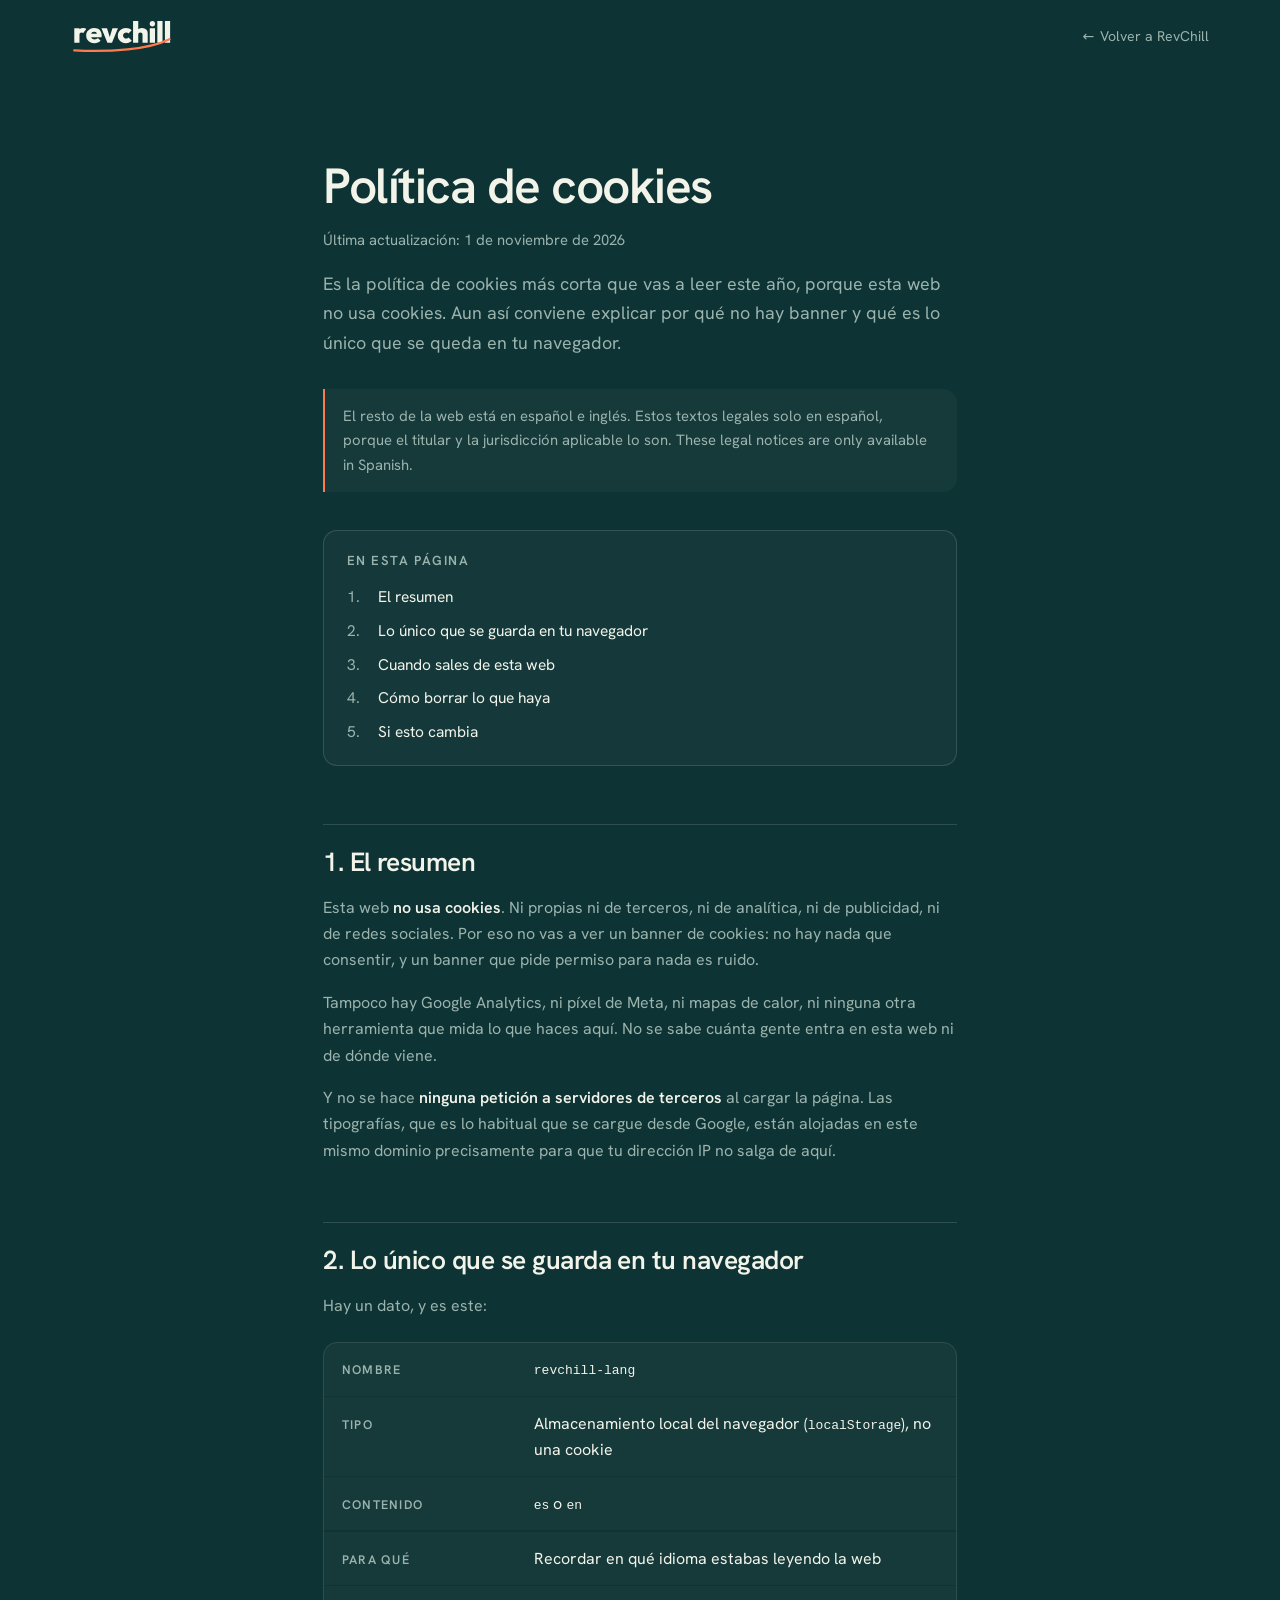
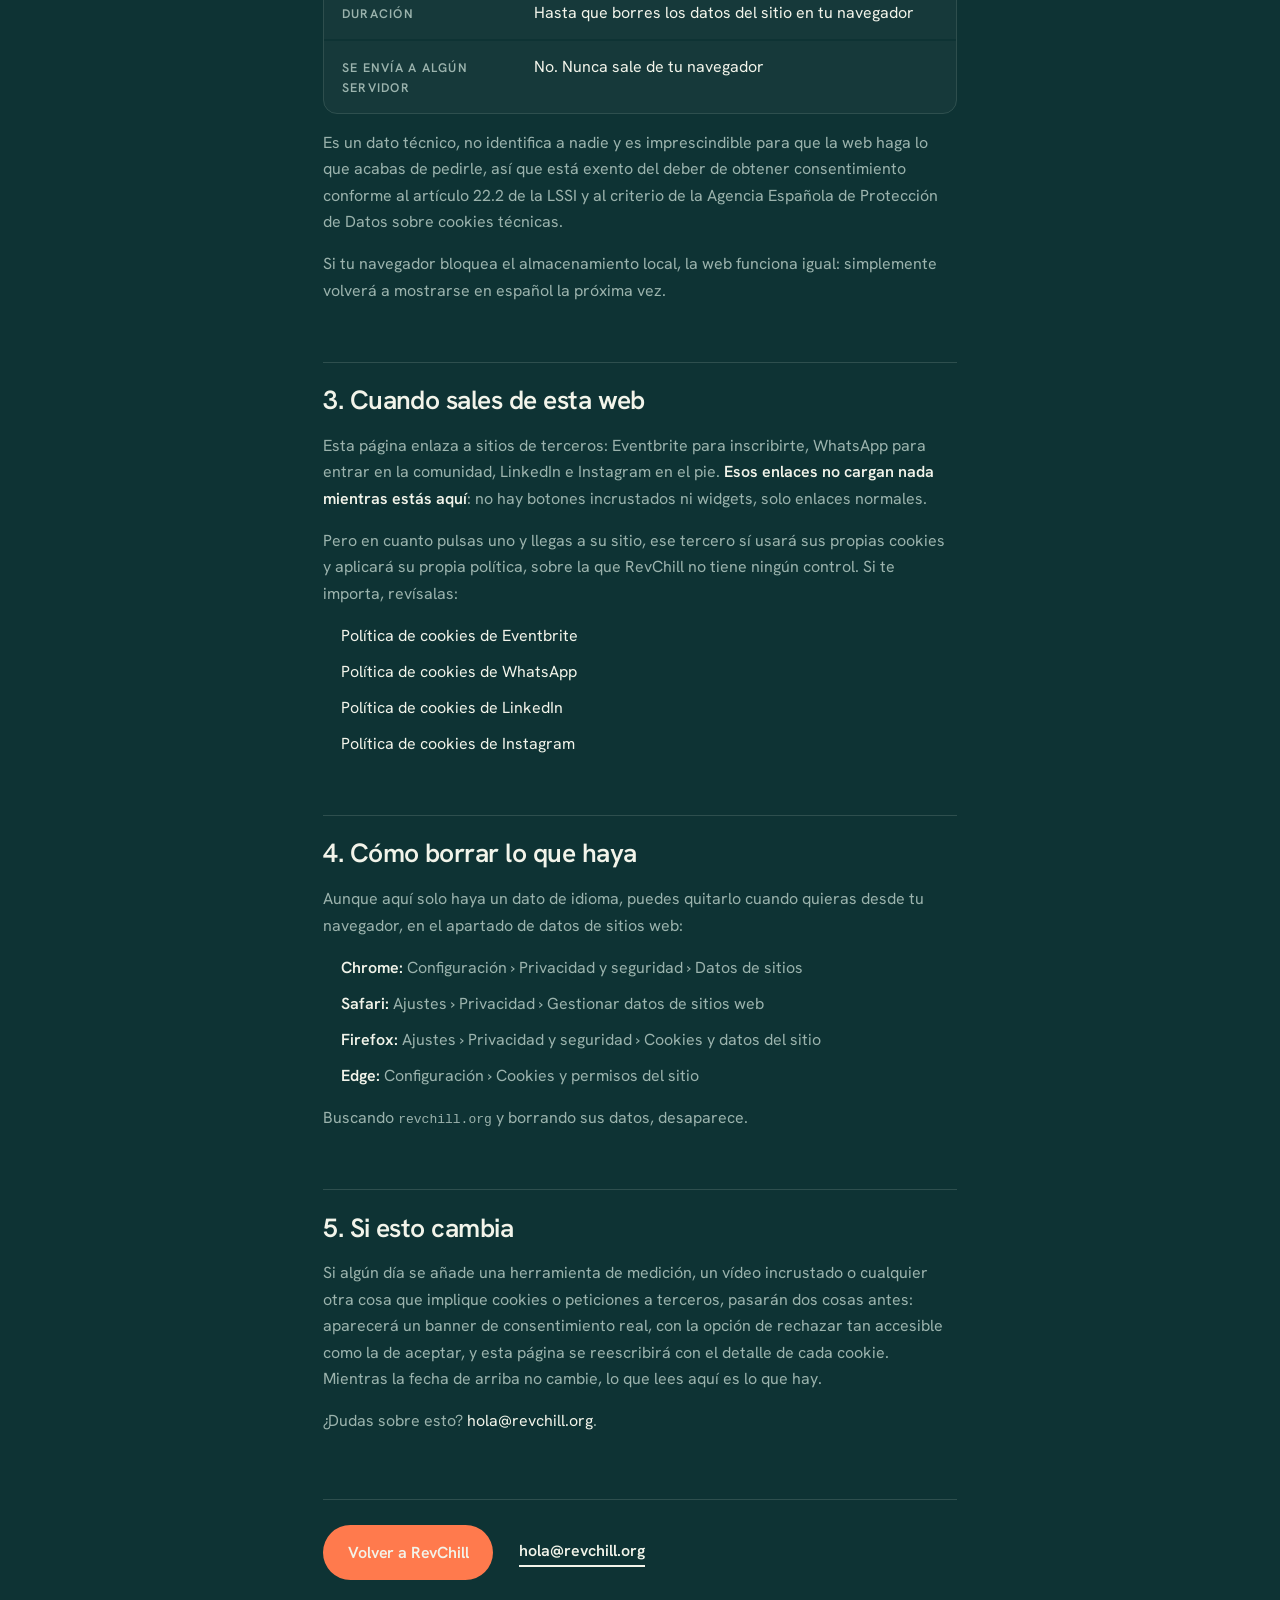
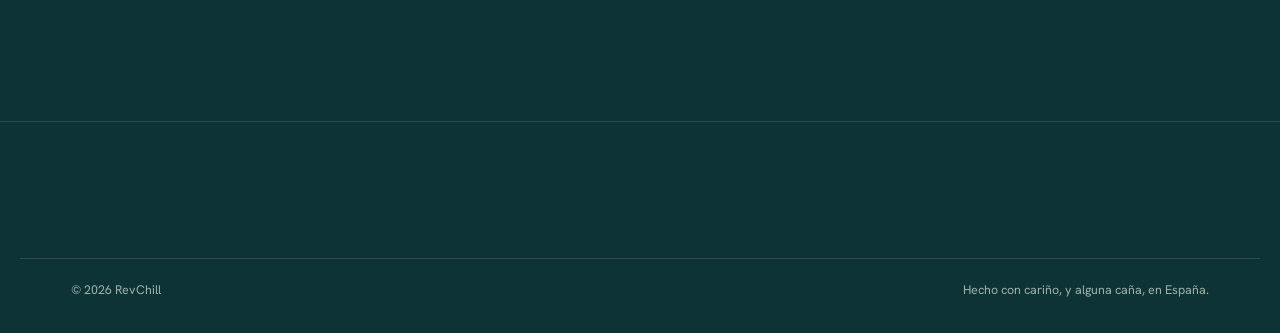
<file: cookies.html>
<!doctype html>
<html lang="es">
<head>
<meta charset="utf-8">
<meta name="viewport" content="width=device-width, initial-scale=1">
<title>Política de cookies · RevChill</title>
<meta name="description" content="Esta web no usa cookies ni herramientas de analítica, y no hace ninguna petición a terceros. Lo único que guarda es tu preferencia de idioma.">
<meta name="theme-color" content="#0E3334">
<link rel="canonical" href="https://revchill.org/cookies.html">
<meta name="robots" content="index, follow">
<meta property="og:type" content="website">
<meta property="og:locale" content="es_ES">
<meta property="og:site_name" content="RevChill">
<meta property="og:title" content="Política de cookies · RevChill">
<meta property="og:description" content="Esta web no usa cookies ni herramientas de analítica, y no hace ninguna petición a terceros. Lo único que guarda es tu preferencia de idioma.">
<meta property="og:url" content="https://revchill.org/cookies.html">
<link rel="icon" href="assets/img/favicon.svg" type="image/svg+xml">
<link rel="apple-touch-icon" href="assets/img/apple-touch-icon.png">
<link rel="stylesheet" href="assets/css/fonts.css">
<link rel="stylesheet" href="assets/css/app.css">

<script type="application/ld+json">
{
 "@context": "https://schema.org",
 "@type": "WebPage",
 "name": "Política de cookies",
 "description": "Esta web no usa cookies ni herramientas de analítica, y no hace ninguna petición a terceros. Lo único que guarda es tu preferencia de idioma.",
 "url": "https://revchill.org/cookies.html",
 "inLanguage": "es-ES",
 "dateModified": "2026-11-01",
 "isPartOf": { "@type": "WebSite", "name": "RevChill", "url": "https://revchill.org/" },
 "breadcrumb": {
  "@type": "BreadcrumbList",
  "itemListElement": [
   { "@type": "ListItem", "position": 1, "name": "RevChill", "item": "https://revchill.org/" },
   { "@type": "ListItem", "position": 2, "name": "Política de cookies", "item": "https://revchill.org/cookies.html" }
  ]
 }
}
</script>
</head>
<body>
<a class="skip" href="#main">Saltar al contenido</a>
<svg width="0" height="0" style="position:absolute" aria-hidden="true"><symbol id="rc-logo" viewBox="-4 -4 454.9 154.0"><g transform="translate(0,100.0)"><g transform="translate(0.000,0.000) scale(0.13514,-0.13514)" fill="currentColor"><path transform="translate(0.00,0)" d="M51 0V489H225V458Q273 499 349 499Q384 499 409.5 490.0Q435 481 453 462L352 327Q344 336 329.5 341.5Q315 347 297 347Q263 347 244.0 326.5Q225 306 225 266V0Z"/><path transform="translate(431.00,0)" d="M298 -11Q216 -11 153.0 21.5Q90 54 54.0 112.0Q18 170 18 245Q18 319 53.0 376.5Q88 434 148.5 467.5Q209 501 285 501Q359 501 416.5 469.5Q474 438 506.5 382.5Q539 327 539 256Q539 241 537.5 225.5Q536 210 531 190L188 188Q191 181 194 174Q208 144 234.0 129.0Q260 114 298 114Q334 114 361.5 126.0Q389 138 411 163L502 72Q466 31 414.5 10.0Q363 -11 298 -11ZM188 301 378 302Q376 313 372 322Q361 348 340.0 362.0Q319 376 287 376Q254 376 230.0 360.0Q206 344 193 315Q190 308 188 301Z"/><path transform="translate(963.00,0)" d="M198 0 -1 489H185L276 193L367 489H551L352 0Z"/><path transform="translate(1491.00,0)" d="M293 -11Q215 -11 152.5 22.0Q90 55 54.0 113.0Q18 171 18 244Q18 318 54.5 376.0Q91 434 153.5 467.5Q216 501 295 501Q352 501 399.0 482.0Q446 463 485 425L375 315Q360 330 340.5 337.5Q321 345 295 345Q267 345 244.5 332.5Q222 320 208.5 298.0Q195 276 195 245Q195 215 208.5 192.5Q222 170 244.5 157.0Q267 144 295 144Q323 144 343.0 153.0Q363 162 378 179L489 69Q448 29 400.5 9.0Q353 -11 293 -11Z"/><path transform="translate(1970.00,0)" d="M368 0V276Q368 310 348.0 329.5Q328 349 297 349Q276 349 259.5 340.0Q243 331 234.0 315.0Q225 299 225 276V0H51V729H225V460Q236 468 249 476Q292 499 349 499Q408 499 451.5 475.5Q495 452 518.5 411.0Q542 370 542 316V0Z"/><path transform="translate(2531.00,0)" d="M50 0V489H225V0ZM137 546Q98 546 72.0 572.5Q46 599 46 639Q46 678 72.0 705.0Q98 732 137 732Q178 732 203.5 705.0Q229 678 229 639Q229 599 203.5 572.5Q178 546 137 546Z"/><path transform="translate(2784.00,0)" d="M51 0V729H225V0Z"/><path transform="translate(3038.00,0)" d="M51 0V729H225V0Z"/></g></g><path d="M 6.7 20.0 C 97.9 24.5 177.9 22.5 249.1 15.5 C 329.2 8.0 391.5 -7.0 438.2 -30.0" fill="none" stroke="var(--accent)" stroke-width="10.50" stroke-linecap="round" transform="translate(0,114.0)"/></symbol></svg>

<header class="lnav" id="nav">
  <div class="lnav__in">
    <a href="index.html" aria-label="RevChill"><svg viewBox="-4 -4 454.9 154.0"><use href="#rc-logo"/></svg></a>
    <a class="lnav__back" href="index.html" aria-label="Volver a RevChill"><span aria-hidden="true">&larr;</span> <span>Volver a RevChill</span></a>
  </div>
</header>

<main id="main" class="lgl">
  <div class="wrap">
    <h1>Política de cookies</h1>
    <p class="lgl__date">Última actualización: 1 de noviembre de 2026</p>
    <p class="lgl__intro">Es la política de cookies más corta que vas a leer este año, porque esta web no usa cookies. Aun así conviene explicar por qué no hay banner y qué es lo único que se queda en tu navegador.</p>
    <div class="lgl__note"><p>El resto de la web está en español e inglés. Estos textos legales solo en español, porque el titular y la jurisdicción aplicable lo son. <span lang="en">These legal notices are only available in Spanish.</span></p></div>

    <nav class="lgl__toc" aria-label="Contenido de la página">
      <h2>En esta página</h2>
      <ol>
        <li><a href="#resumen">El resumen</a></li>
        <li><a href="#almacenamiento">Lo único que se guarda en tu navegador</a></li>
        <li><a href="#terceros">Cuando sales de esta web</a></li>
        <li><a href="#borrar">Cómo borrar lo que haya</a></li>
        <li><a href="#futuro">Si esto cambia</a></li>
      </ol>
    </nav>

    <section id="resumen">
      <h2 class="lgl__h">1. El resumen</h2>

      <p>Esta web <b>no usa cookies</b>. Ni propias ni de terceros, ni de analítica, ni de publicidad, ni de
      redes sociales. Por eso no vas a ver un banner de cookies: no hay nada que consentir, y un banner que
      pide permiso para nada es ruido.</p>
      <p>Tampoco hay Google Analytics, ni píxel de Meta, ni mapas de calor, ni ninguna otra herramienta que
      mida lo que haces aquí. No se sabe cuánta gente entra en esta web ni de dónde viene.</p>
      <p>Y no se hace <b>ninguna petición a servidores de terceros</b> al cargar la página. Las tipografías,
      que es lo habitual que se cargue desde Google, están alojadas en este mismo dominio precisamente para
      que tu dirección IP no salga de aquí.</p>
    </section>
    <section id="almacenamiento">
      <h2 class="lgl__h">2. Lo único que se guarda en tu navegador</h2>

      <p>Hay un dato, y es este:</p>
      <dl class="lgl__id">
        <div><dt>Nombre</dt><dd><code>revchill-lang</code></dd></div>
        <div><dt>Tipo</dt><dd>Almacenamiento local del navegador (<code>localStorage</code>), no una cookie</dd></div>
        <div><dt>Contenido</dt><dd><code>es</code> o <code>en</code></dd></div>
        <div><dt>Para qué</dt><dd>Recordar en qué idioma estabas leyendo la web</dd></div>
        <div><dt>Duración</dt><dd>Hasta que borres los datos del sitio en tu navegador</dd></div>
        <div><dt>Se envía a algún servidor</dt><dd>No. Nunca sale de tu navegador</dd></div>
      </dl>
      <p>Es un dato técnico, no identifica a nadie y es imprescindible para que la web haga lo que acabas de
      pedirle, así que está exento del deber de obtener consentimiento conforme al artículo 22.2 de la LSSI
      y al criterio de la Agencia Española de Protección de Datos sobre cookies técnicas.</p>
      <p>Si tu navegador bloquea el almacenamiento local, la web funciona igual: simplemente volverá a
      mostrarse en español la próxima vez.</p>
    </section>
    <section id="terceros">
      <h2 class="lgl__h">3. Cuando sales de esta web</h2>

      <p>Esta página enlaza a sitios de terceros: Eventbrite para inscribirte, WhatsApp para entrar en la
      comunidad, LinkedIn e Instagram en el pie. <b>Esos enlaces no cargan nada mientras estás aquí</b>: no
      hay botones incrustados ni widgets, solo enlaces normales.</p>
      <p>Pero en cuanto pulsas uno y llegas a su sitio, ese tercero sí usará sus propias cookies y aplicará
      su propia política, sobre la que RevChill no tiene ningún control. Si te importa, revísalas:</p>
      <ul>
        <li><a href="https://www.eventbrite.es/platform/api-cookie-policy" target="_blank" rel="noopener">Política de cookies de Eventbrite</a></li>
        <li><a href="https://www.whatsapp.com/legal/cookies" target="_blank" rel="noopener">Política de cookies de WhatsApp</a></li>
        <li><a href="https://www.linkedin.com/legal/cookie-policy" target="_blank" rel="noopener">Política de cookies de LinkedIn</a></li>
        <li><a href="https://help.instagram.com/1896641480634370" target="_blank" rel="noopener">Política de cookies de Instagram</a></li>
      </ul>
    </section>
    <section id="borrar">
      <h2 class="lgl__h">4. Cómo borrar lo que haya</h2>

      <p>Aunque aquí solo haya un dato de idioma, puedes quitarlo cuando quieras desde tu navegador, en el
      apartado de datos de sitios web:</p>
      <ul>
        <li><b>Chrome:</b> Configuración › Privacidad y seguridad › Datos de sitios</li>
        <li><b>Safari:</b> Ajustes › Privacidad › Gestionar datos de sitios web</li>
        <li><b>Firefox:</b> Ajustes › Privacidad y seguridad › Cookies y datos del sitio</li>
        <li><b>Edge:</b> Configuración › Cookies y permisos del sitio</li>
      </ul>
      <p>Buscando <code>revchill.org</code> y borrando sus datos, desaparece.</p>
    </section>
    <section id="futuro">
      <h2 class="lgl__h">5. Si esto cambia</h2>

      <p>Si algún día se añade una herramienta de medición, un vídeo incrustado o cualquier otra cosa que
      implique cookies o peticiones a terceros, pasarán dos cosas antes: aparecerá un banner de
      consentimiento real, con la opción de rechazar tan accesible como la de aceptar, y esta página se
      reescribirá con el detalle de cada cookie. Mientras la fecha de arriba no cambie, lo que lees aquí es
      lo que hay.</p>
      <p>¿Dudas sobre esto? <a href="mailto:hola@revchill.org">hola@revchill.org</a>.</p>
    </section>


    <div class="lgl__end">
      <a class="btn" href="index.html">Volver a RevChill</a>
      <a class="link" href="mailto:hola@revchill.org">hola@revchill.org</a>
    </div>
  </div>
</main>

<footer class="foot">
  <div class="wrap foot__end">
    <span>© <span id="year">2026</span> RevChill</span>
    <span>Hecho con cariño, y alguna caña, en España.</span>
  </div>
</footer>

<script>document.getElementById("year").textContent = new Date().getFullYear();</script>
</body>
</html>
</file>
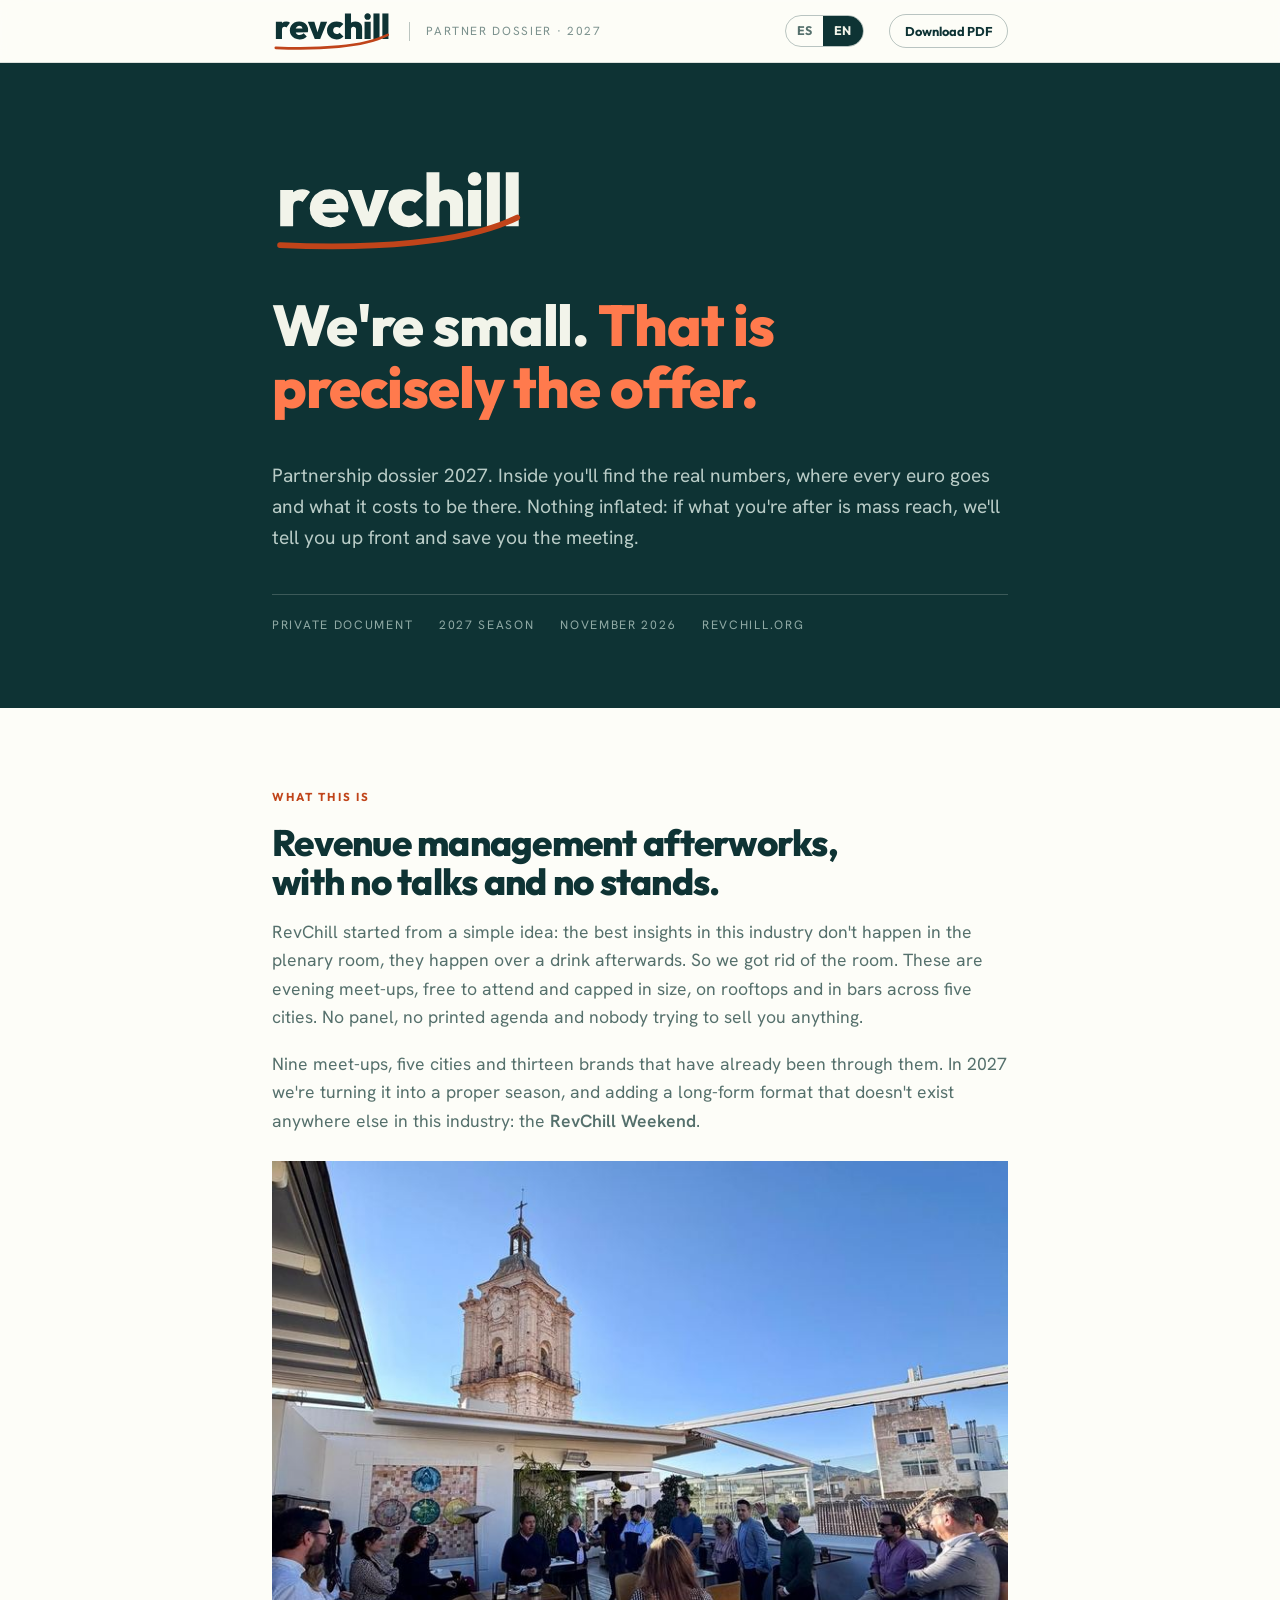
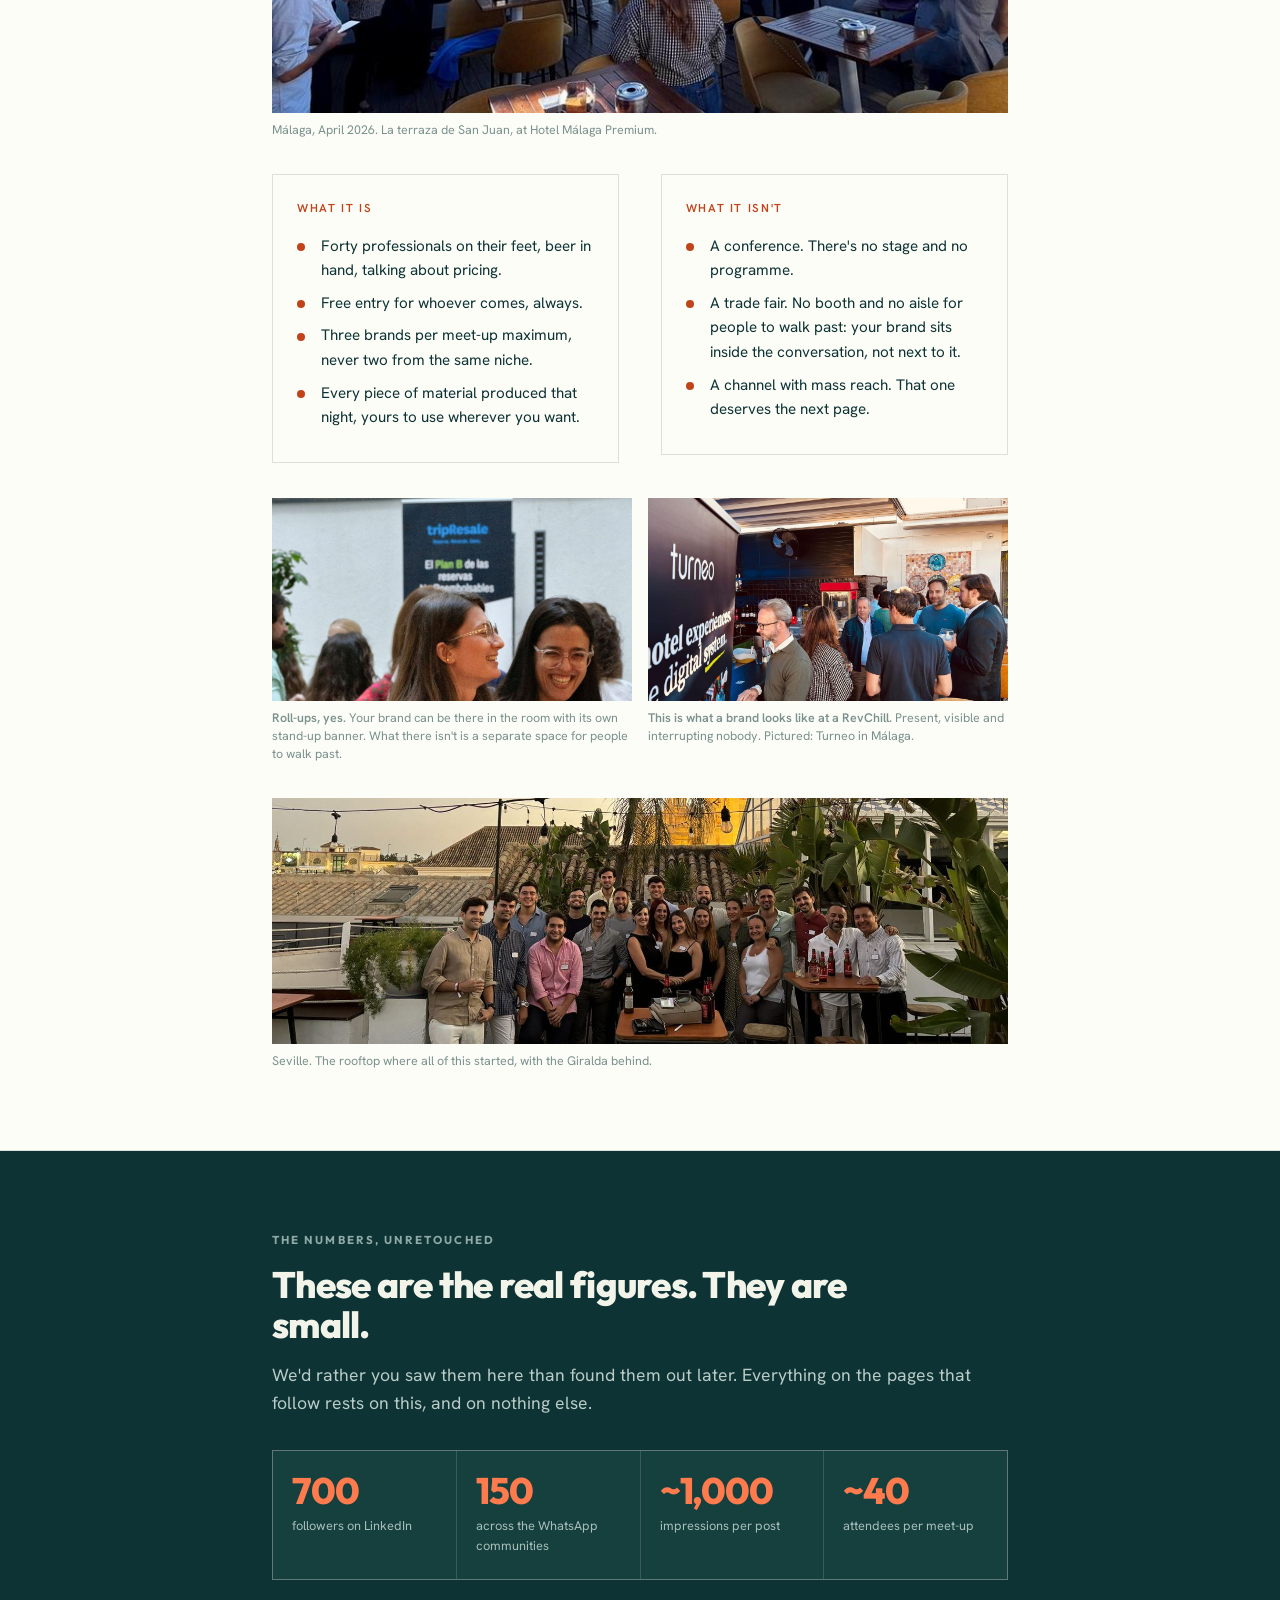
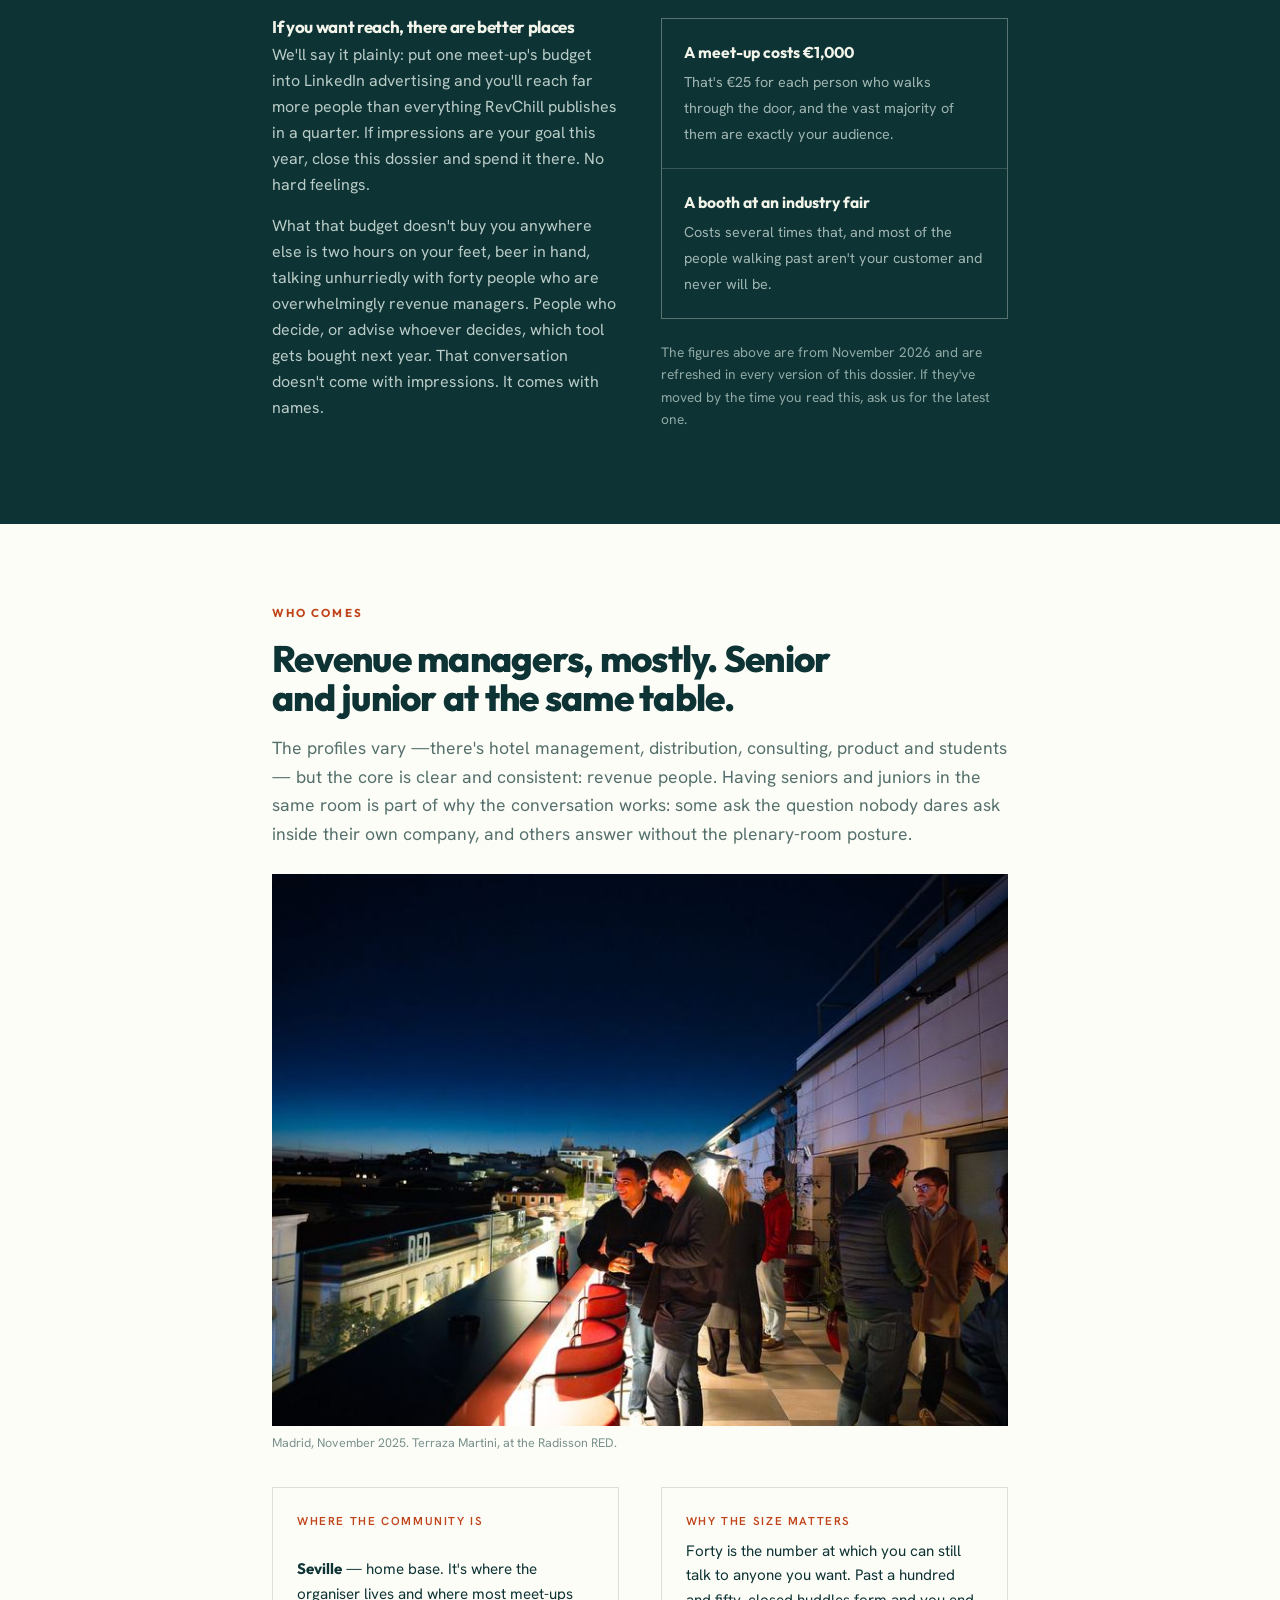
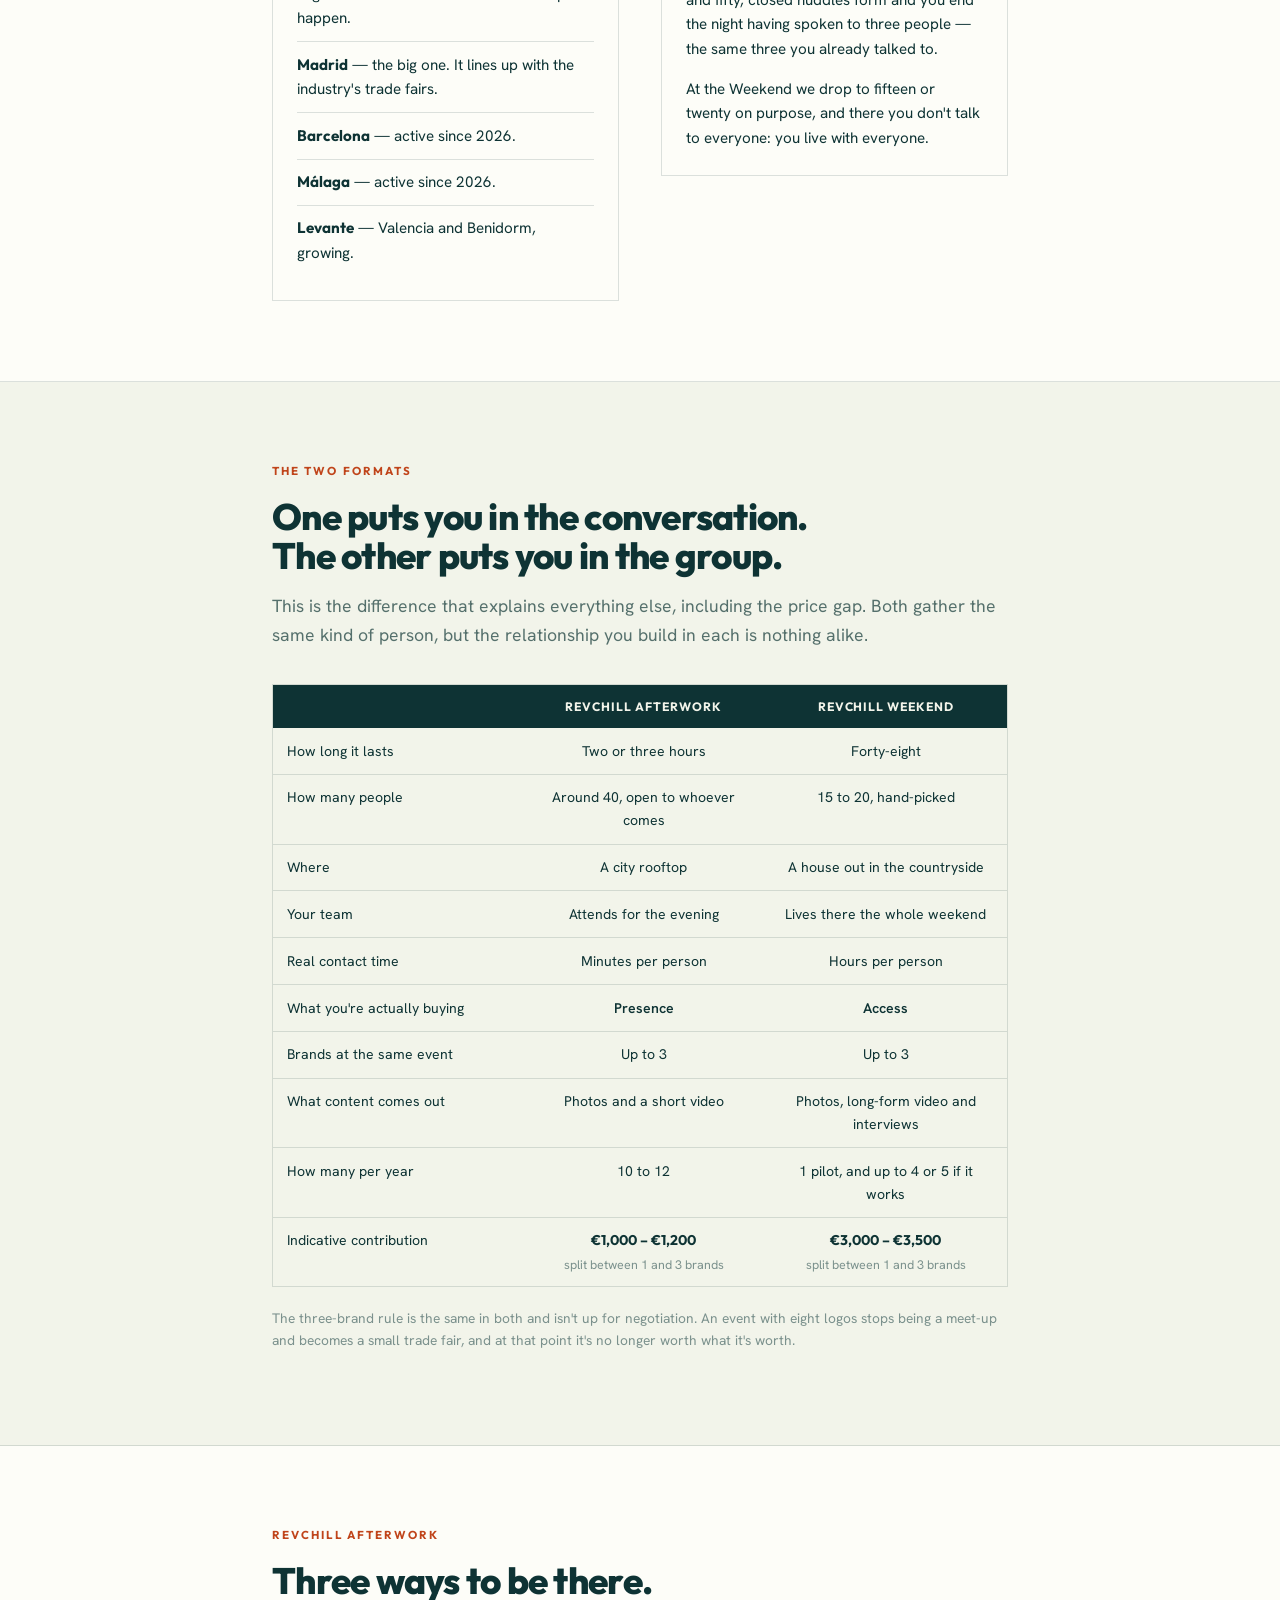
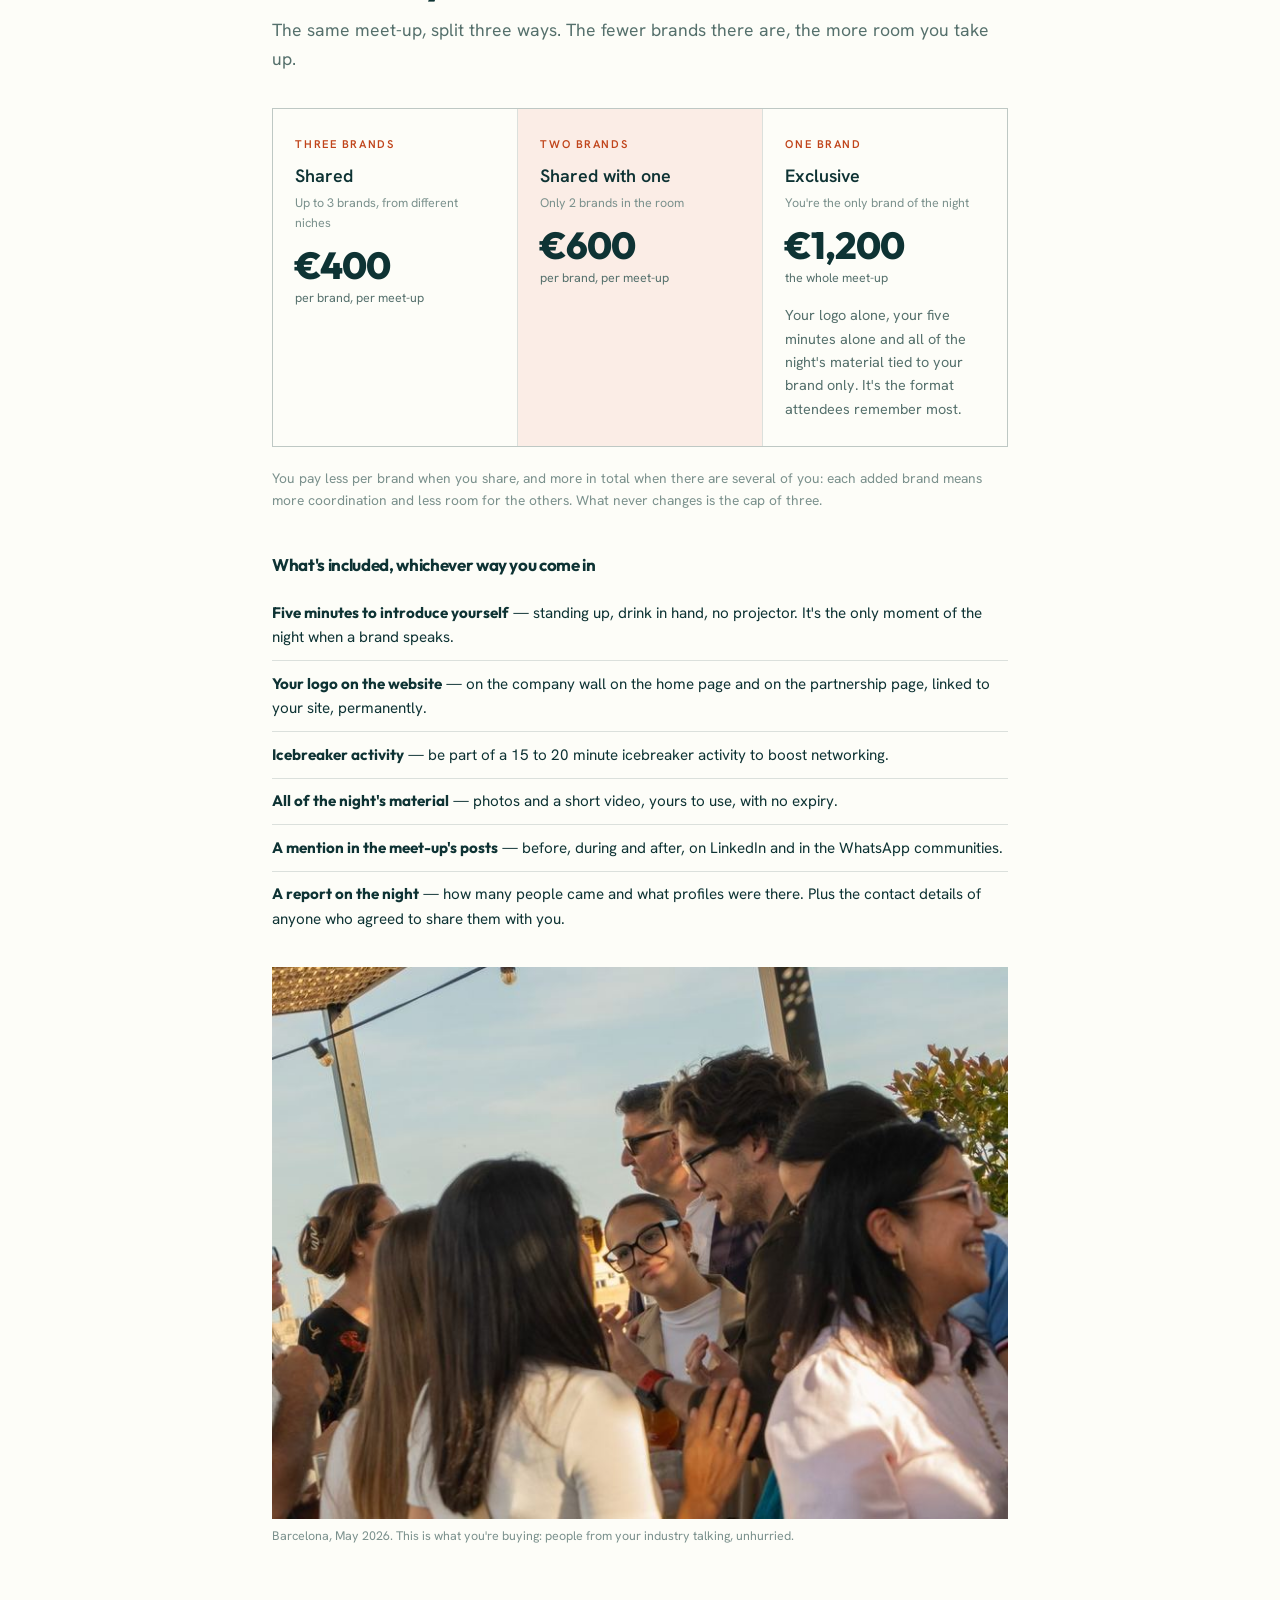
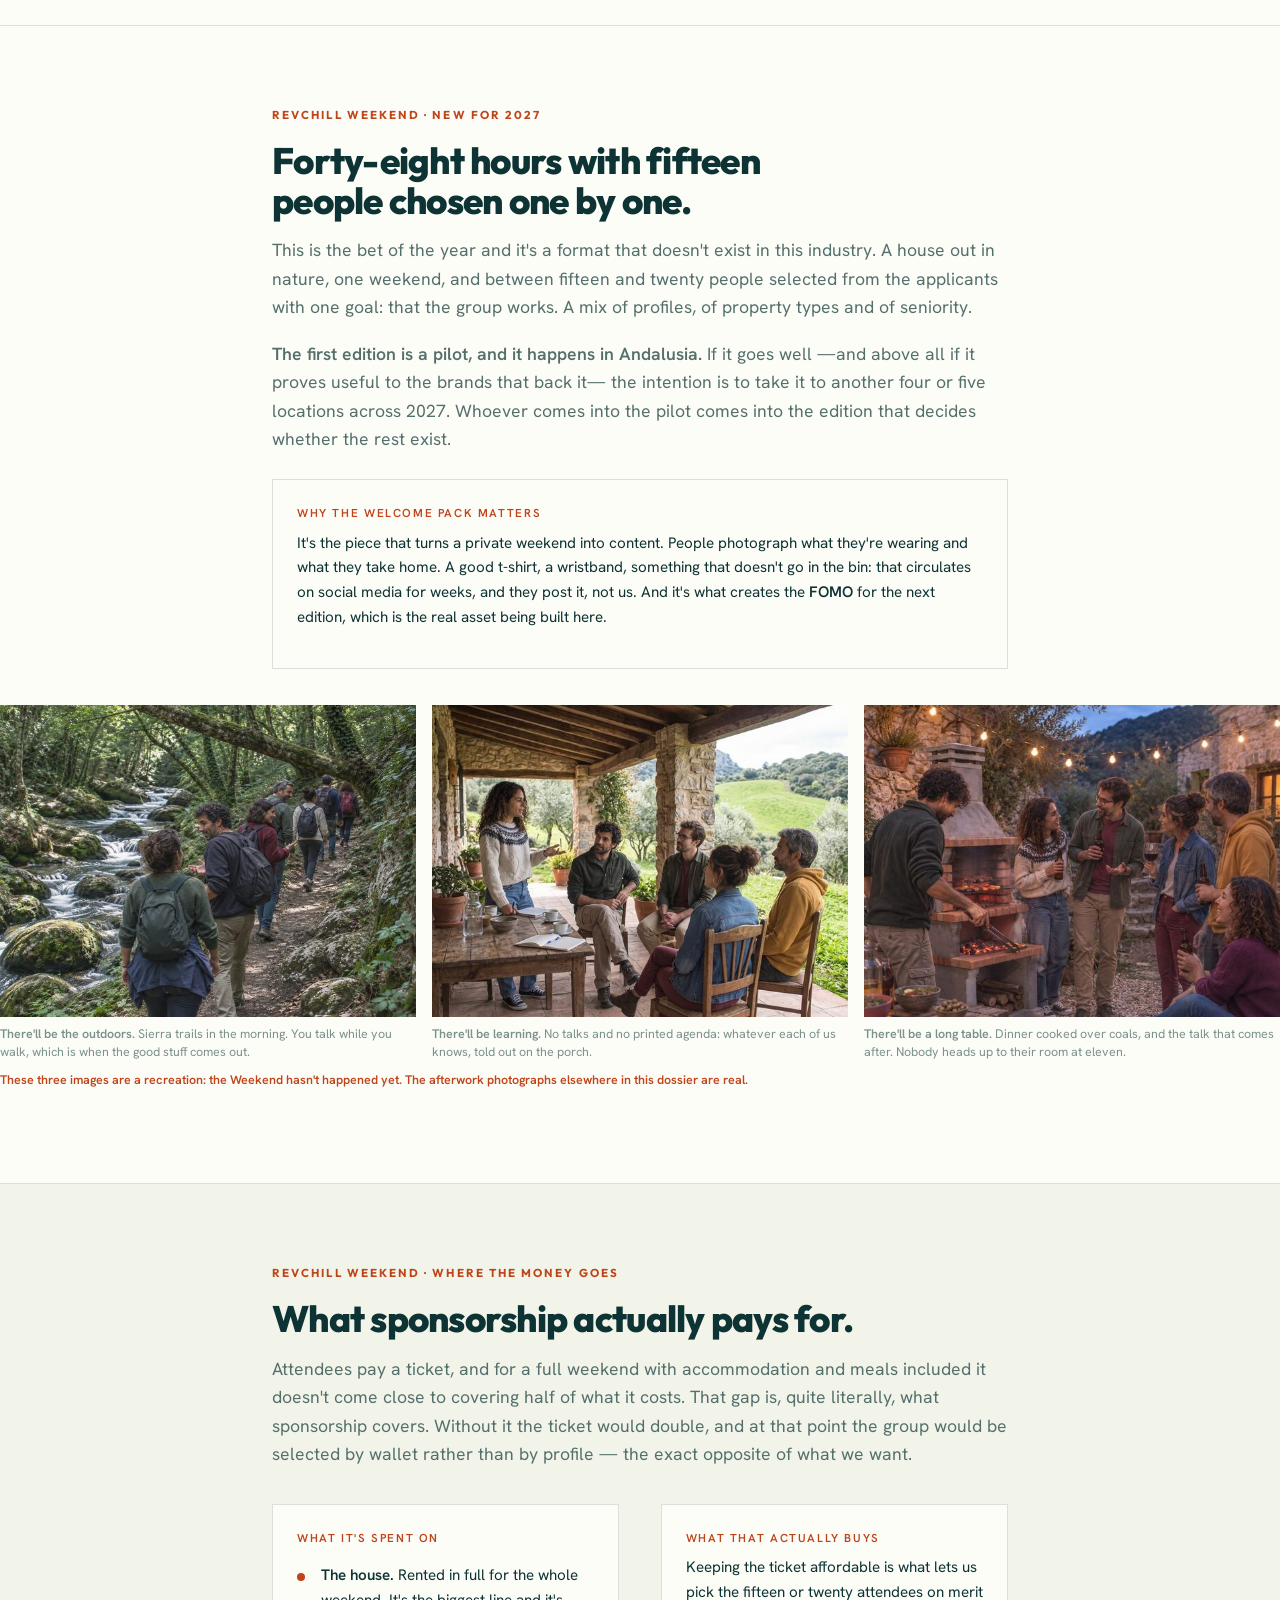
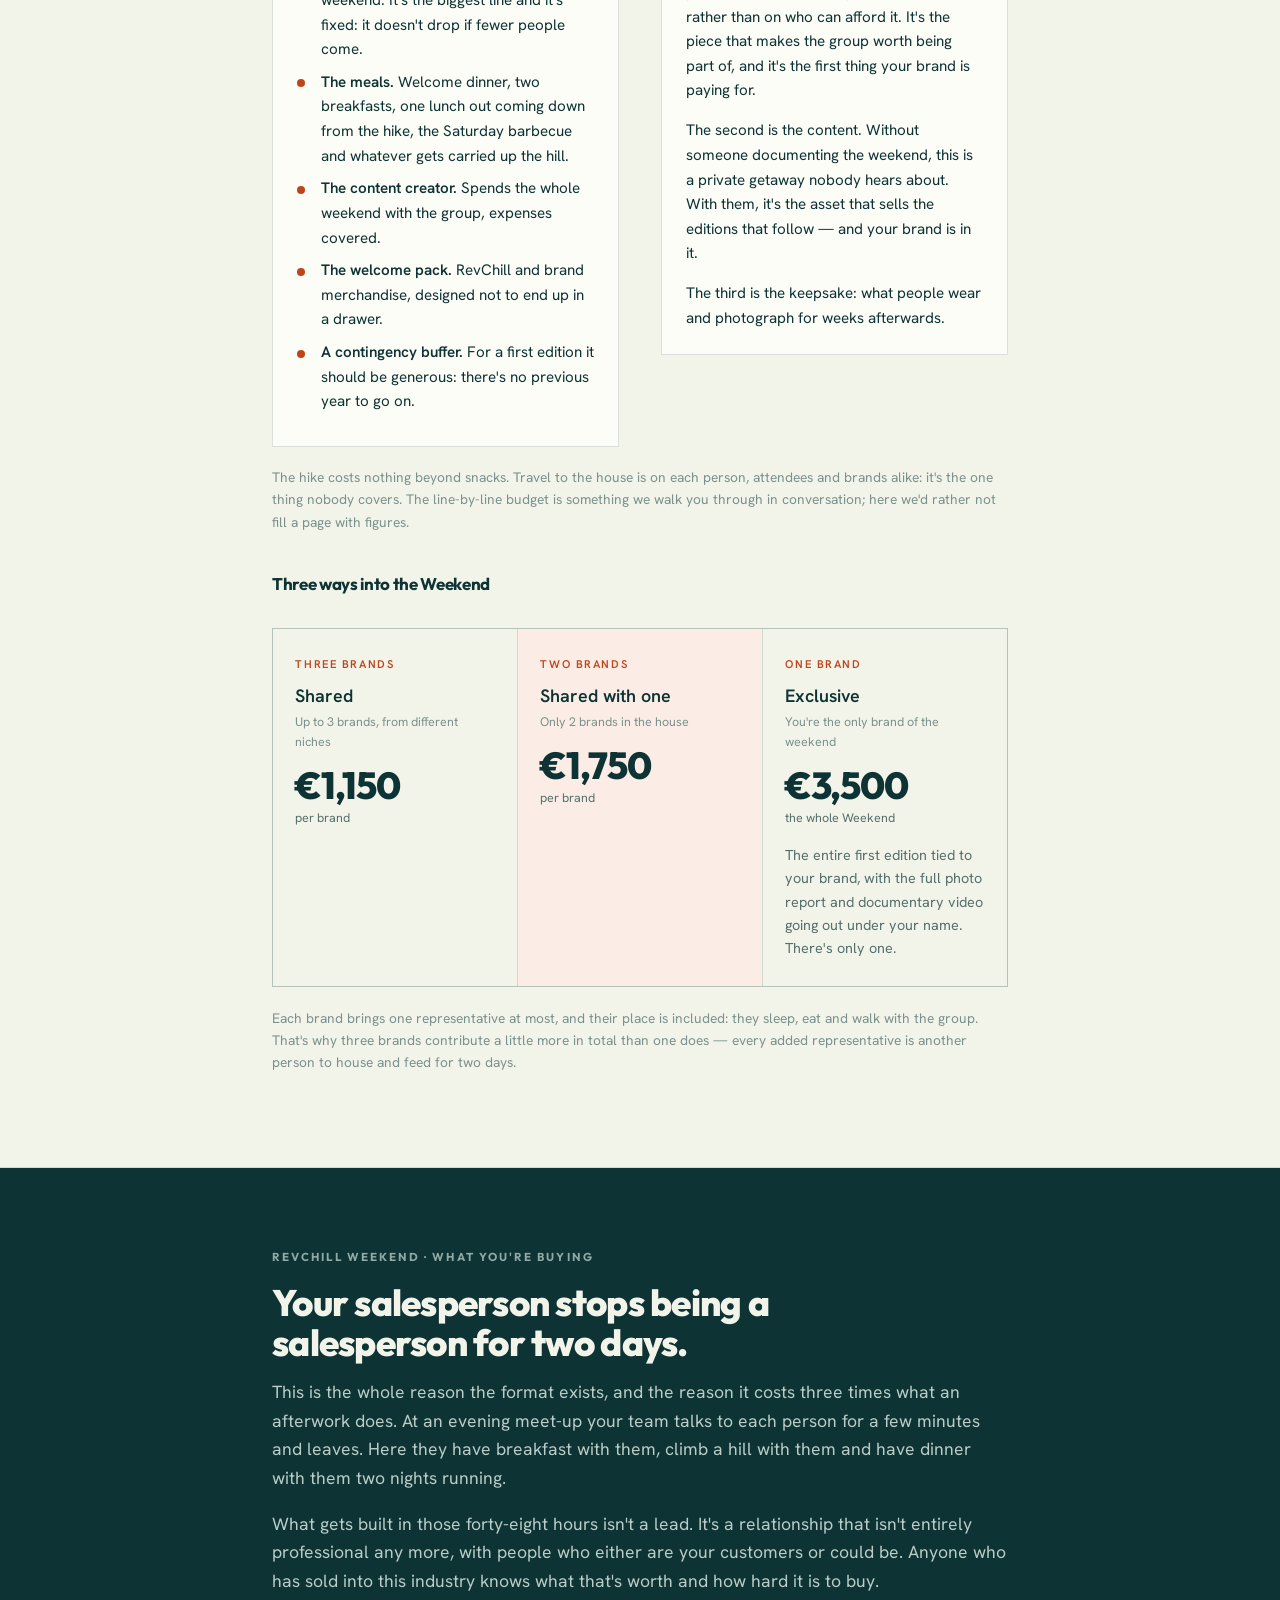
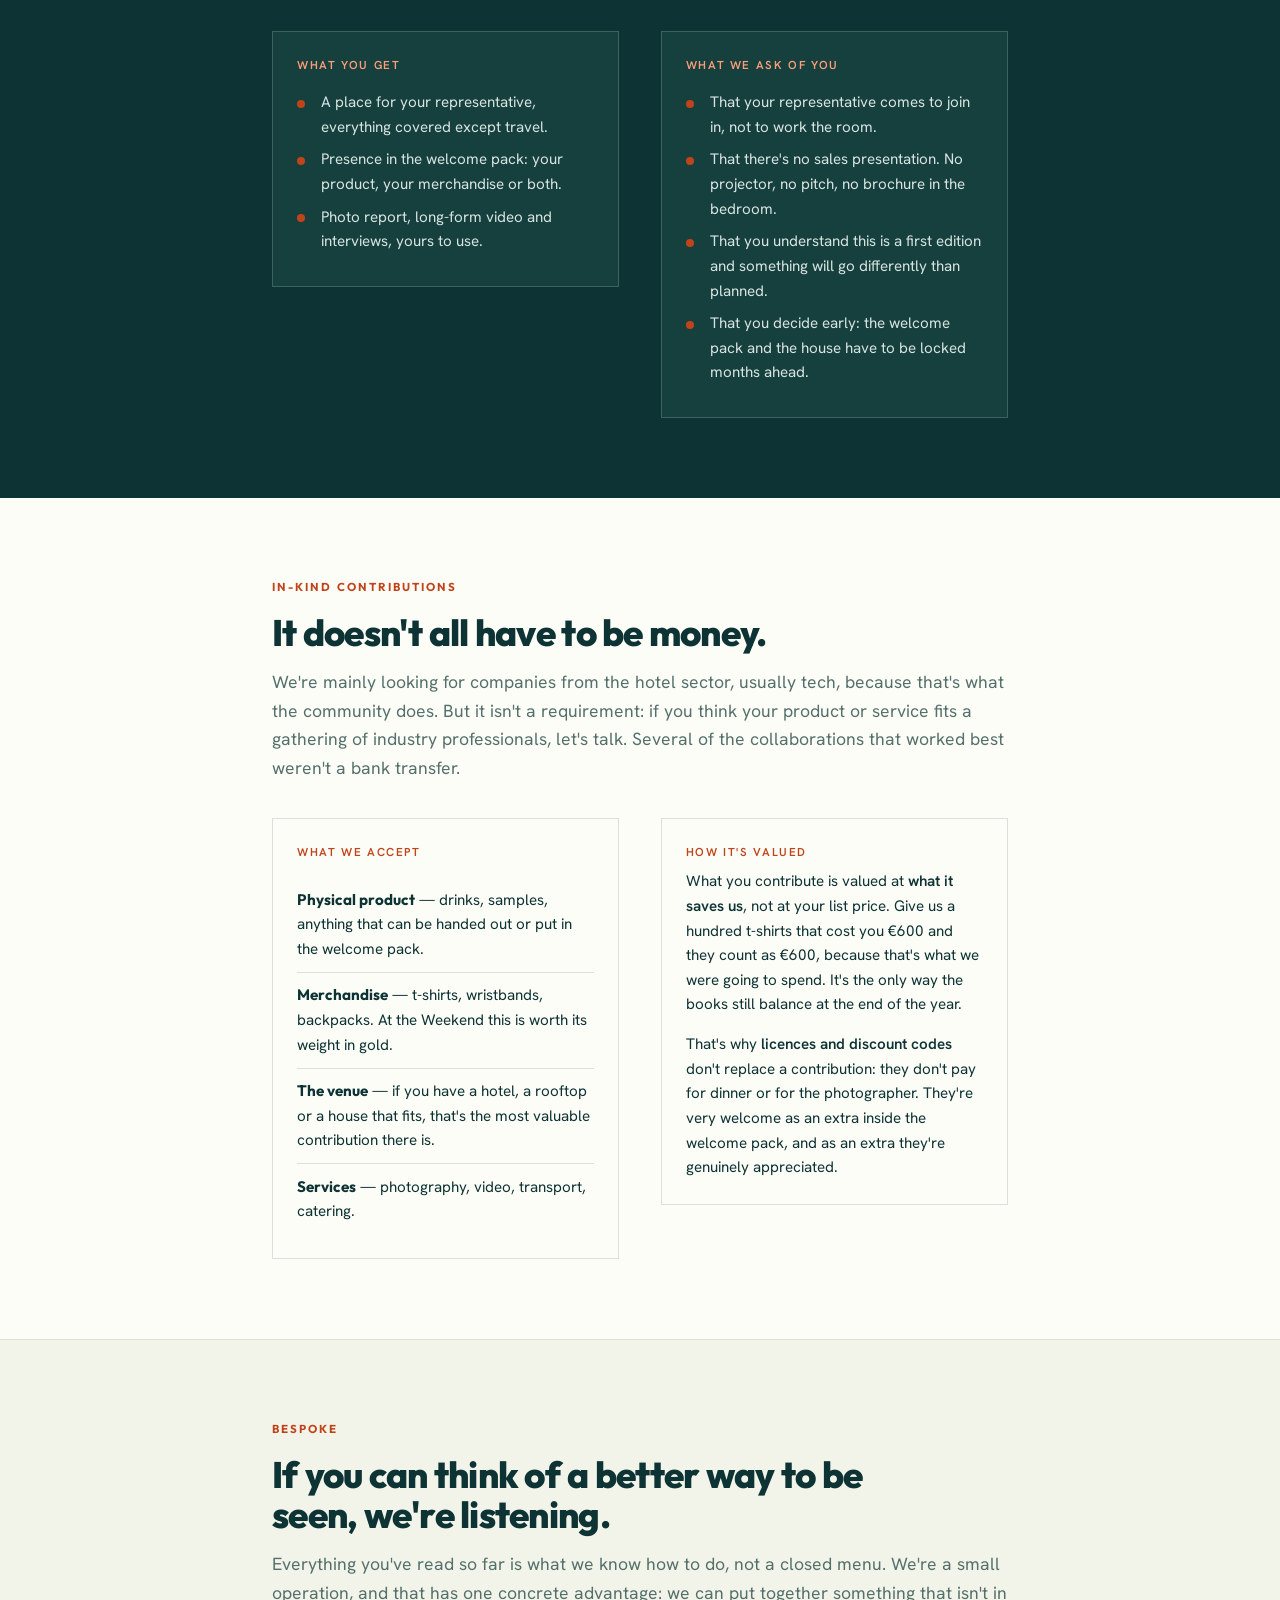
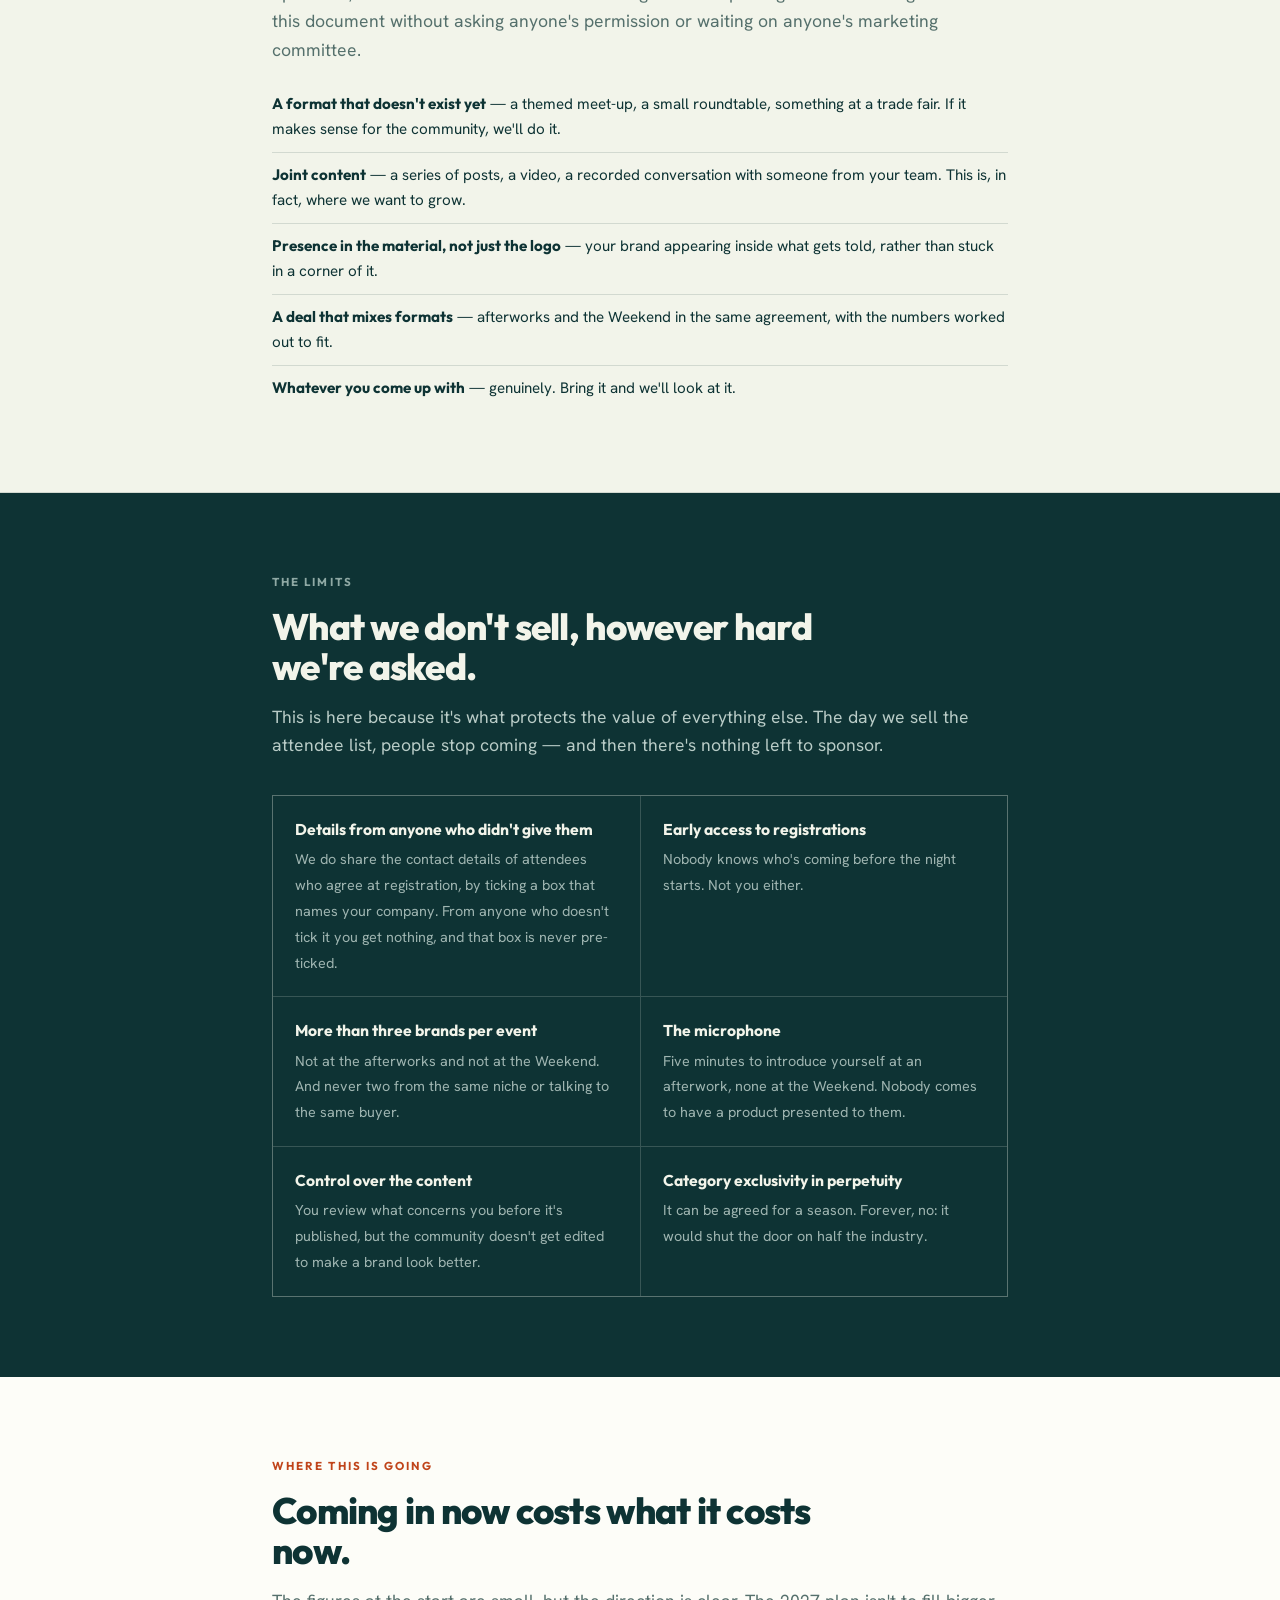
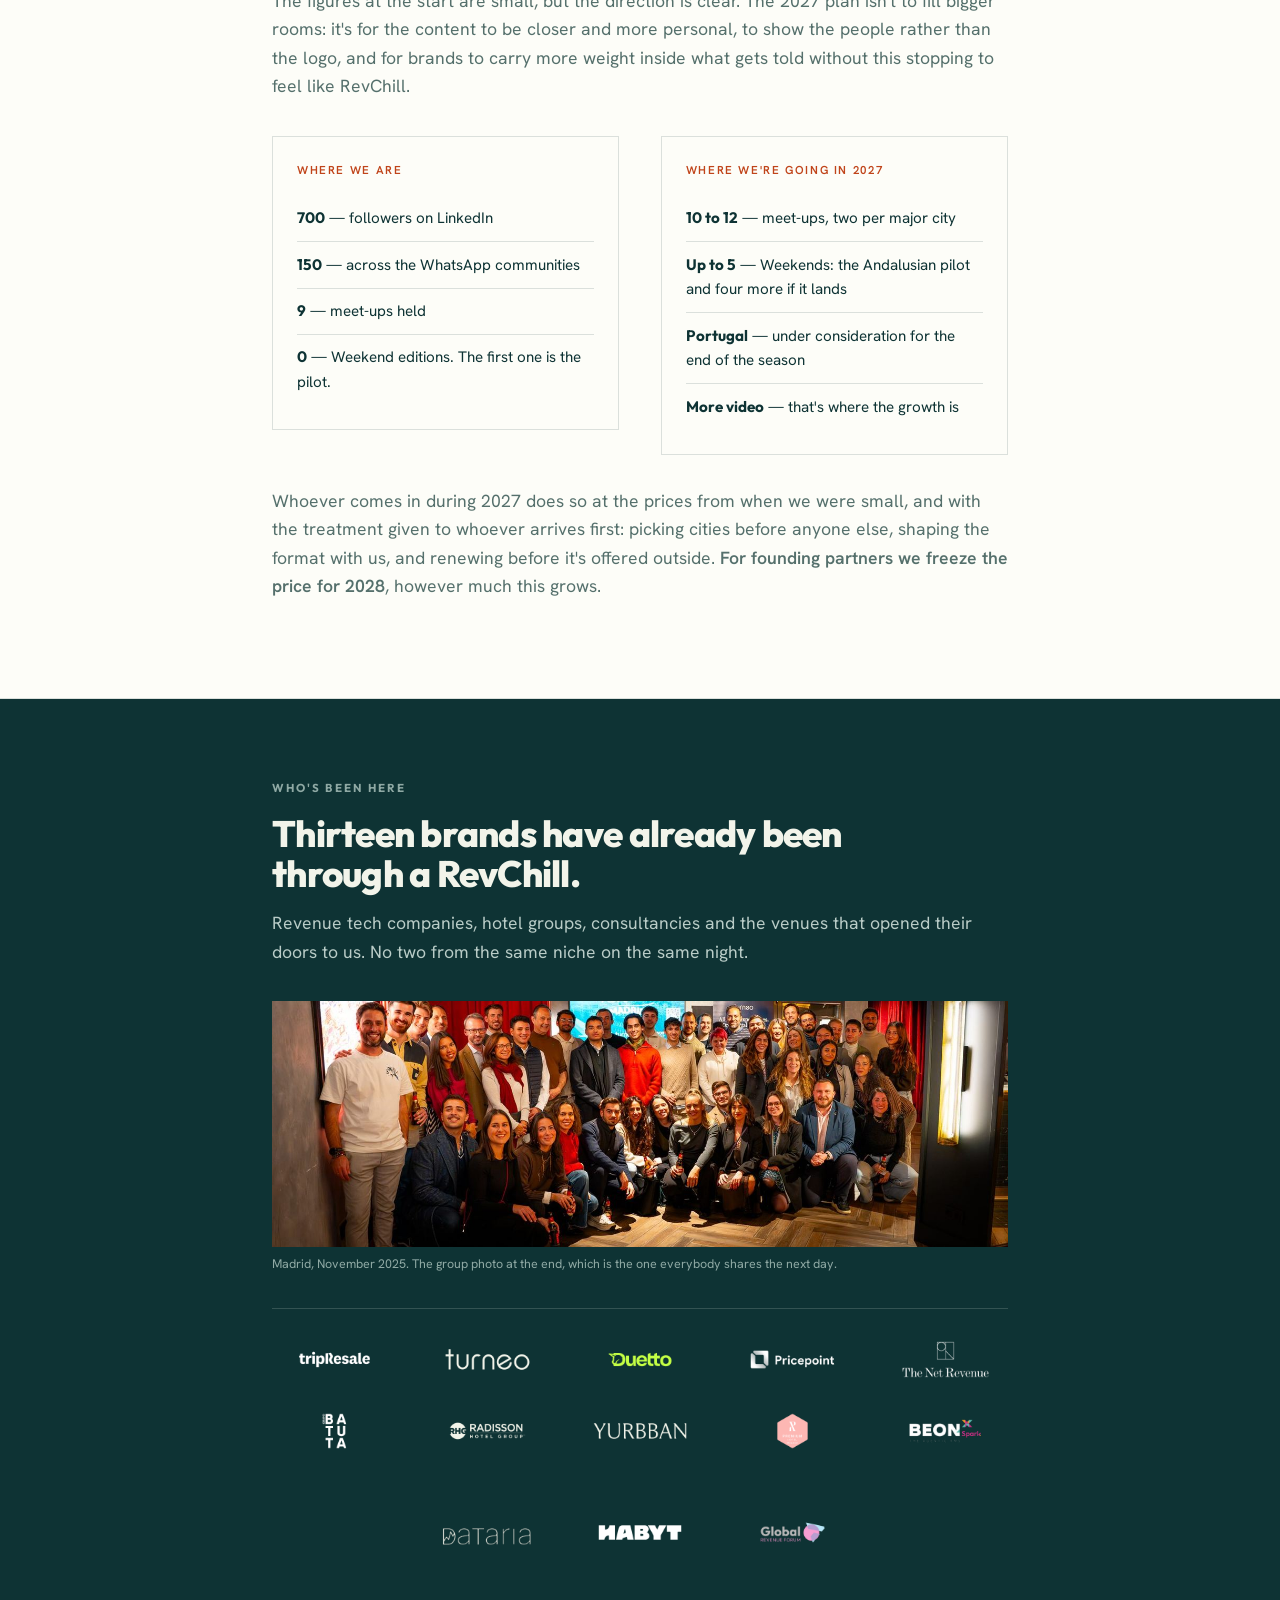
<file: partners-en.html>
<!doctype html>
<html lang="en">
<head>
<meta charset="utf-8">
<meta name="viewport" content="width=device-width, initial-scale=1">
<title>RevChill · Partner dossier 2027</title>
<meta name="robots" content="noindex, nofollow">
<meta name="description" content="Private document. Partnership options with RevChill for the 2027 season.">
<meta name="theme-color" content="#F2F4EA">
<link rel="icon" href="assets/img/favicon.svg" type="image/svg+xml">
<link rel="stylesheet" href="assets/css/fonts.css">
<style>
:root{
  --ink:#0E3334; --ink-2:#15403E; --dim:#55706C; --faint:#7B918D;
  --paper:#FDFDF8; --paper-2:#F2F4EA; --paper-3:#E7EBDC;
  --rule:rgba(14,51,52,.14); --rule-2:rgba(14,51,52,.28);
  --accent:#C0441A; --accent-soft:#FBEDE6; --lima:#5F6F17;
  --display:"Outfit",system-ui,sans-serif; --body:"Hanken Grotesk",system-ui,sans-serif;
  --maxw:1240px; --gut:clamp(1.25rem,5vw,3rem);
}
*{box-sizing:border-box}
html{-webkit-text-size-adjust:100%}
body{margin:0;background:var(--paper);color:var(--ink);font-family:var(--body);
  font-size:16px;line-height:1.62;-webkit-font-smoothing:antialiased}
.wrap{max-width:var(--maxw);margin:0 auto;padding:0 var(--gut)}
h1,h2,h3,h4{font-family:var(--display);margin:0;line-height:1.08;letter-spacing:-.02em}
p{margin:0 0 1em}
a{color:var(--accent)}
strong,b{font-weight:600}
small{font-size:.82rem}

/* ---------- portada ---------- */
.cover{background:var(--ink);color:var(--paper-2);padding:clamp(3rem,9vw,6.5rem) 0 clamp(2.5rem,7vw,4.5rem)}
.cover .wrap{display:grid;gap:clamp(1.6rem,4vw,2.6rem)}
.cover__mark{width:clamp(170px,26vw,250px);color:var(--paper-2)}
.cover__mark svg{width:100%;height:auto;display:block}
.cover h1{font-size:clamp(2.1rem,6vw,3.6rem);font-weight:800;max-width:17ch}
.cover h1 em{font-style:normal;color:#FF7A4D}
.cover__lede{font-size:clamp(1.02rem,1.9vw,1.2rem);color:#B9CCC7;max-width:56ch;margin:0}
.cover__meta{display:flex;flex-wrap:wrap;gap:.6rem 1.6rem;font-size:.76rem;letter-spacing:.14em;
  text-transform:uppercase;color:#8FA9A4;border-top:1px solid rgba(242,244,234,.2);padding-top:1.3rem}

/* ---------- estructura ---------- */
.sec{padding:clamp(3rem,7vw,5rem) 0;border-bottom:1px solid var(--rule)}
.sec:last-of-type{border-bottom:0}
.sec--tint{background:var(--paper-2)}
.sec--ink{background:var(--ink);color:var(--paper-2);border-bottom:0}
.sec--ink h2,.sec--ink h3{color:var(--paper-2)}
.sec--ink .eyebrow{color:#8FA9A4}
.sec--ink a{color:#FF9D78}
.eyebrow{font-family:var(--display);font-size:.72rem;font-weight:700;letter-spacing:.18em;
  text-transform:uppercase;color:var(--accent);margin:0 0 1rem}
h2{font-size:clamp(1.55rem,3.6vw,2.3rem);font-weight:800;max-width:22ch}
h2+.lede{margin-top:1rem}
.lede{font-size:clamp(1rem,1.7vw,1.1rem);color:var(--dim);max-width:62ch}
h3{font-size:1.06rem;font-weight:700;margin:0 0 .35rem}
.note{font-size:.86rem;color:var(--faint);max-width:62ch}

/* ---------- cifras ---------- */
.figs{display:grid;grid-template-columns:repeat(2,1fr);gap:1px;background:var(--rule);
  border:1px solid var(--rule);margin:2rem 0 0}
@media(min-width:720px){.figs{grid-template-columns:repeat(4,1fr)}}
.figs div{background:var(--paper);padding:1.35rem 1.2rem}
.sec--tint .figs div{background:var(--paper-2)}
.figs b{display:block;font-family:var(--display);font-size:clamp(1.7rem,4vw,2.3rem);
  font-weight:800;line-height:1;letter-spacing:-.03em}
.figs span{display:block;font-size:.8rem;color:var(--dim);margin-top:.4rem}
/* Sobre fondo oscuro las celdas heredaban el fondo claro y el texto claro:
   números casi invisibles. Aquí van en oscuro, con la cifra en naranja. */
.sec--ink .figs{background:rgba(242,244,234,.2);border-color:rgba(242,244,234,.2)}
.sec--ink .figs div{background:var(--ink-2)}
.sec--ink .figs b{color:#FF7A4D}
.sec--ink .figs span{color:#A8BEBA}

/* ---------- dos columnas ---------- */
.two{display:grid;gap:2rem;margin-top:2.2rem}
@media(min-width:760px){.two{grid-template-columns:1fr 1fr;gap:2.6rem}}
.card{border:1px solid var(--rule);padding:1.5rem;background:var(--paper)}
.sec--tint .card{background:var(--paper)}
.card__tag{font-size:.72rem;letter-spacing:.14em;text-transform:uppercase;color:var(--accent);
  font-weight:600;margin:0 0 .5rem}

/* ---------- listas ---------- */
ul.ticks{list-style:none;padding:0;margin:1rem 0 0}
ul.ticks li{position:relative;padding:0 0 0 1.5rem;margin:0 0 .5rem;font-size:.95rem}
ul.ticks li::before{content:"";position:absolute;left:0;top:.62em;width:.5rem;height:.5rem;
  background:var(--accent);border-radius:50%}
ul.plain{list-style:none;padding:0;margin:1rem 0 0}
ul.plain li{padding:.65rem 0;border-bottom:1px solid var(--rule);font-size:.95rem}
ul.plain li:last-child{border-bottom:0}
ul.plain b{font-family:var(--display)}

/* ---------- precios ---------- */
.tiers{display:grid;gap:1px;background:var(--rule);border:1px solid var(--rule);margin-top:2.2rem}
@media(min-width:780px){.tiers--3{grid-template-columns:repeat(3,1fr)}.tiers--2{grid-template-columns:repeat(2,1fr)}}
.tier{background:var(--paper);padding:1.6rem 1.4rem;display:flex;flex-direction:column}
.sec--tint .tier{background:var(--paper-2)}
.tier--hero{background:var(--accent-soft)}
.sec--tint .tier--hero{background:var(--accent-soft)}
.tier__flag{font-size:.7rem;letter-spacing:.14em;text-transform:uppercase;font-weight:700;
  color:var(--accent);margin:0 0 .5rem}
.tier__name{font-size:1.12rem;font-weight:800;margin:0 0 .15rem}
.tier__slots{font-size:.78rem;color:var(--faint);margin:0 0 .9rem}
.tier__price{font-family:var(--display);font-size:clamp(1.8rem,4.2vw,2.35rem);font-weight:800;
  letter-spacing:-.03em;line-height:1;margin:0 0 .2rem}
.tier__unit{font-size:.78rem;color:var(--dim);margin:0 0 1rem}
.tier__for{font-size:.9rem;color:var(--dim);margin:0}

/* ---------- tabla matriz ---------- */
.tablewrap{margin-top:2.2rem;overflow-x:auto;border:1px solid var(--rule)}
table{border-collapse:collapse;width:100%;min-width:620px;font-size:.88rem;background:var(--paper)}
.sec--tint table{background:var(--paper-2)}
th,td{text-align:left;padding:.72rem .9rem;border-bottom:1px solid var(--rule);vertical-align:top}
thead th{font-family:var(--display);font-size:.76rem;letter-spacing:.08em;text-transform:uppercase;
  background:var(--ink);color:var(--paper-2);border-bottom:0;position:sticky;top:0}
thead th:first-child{width:38%}
tbody tr:last-child td{border-bottom:0}
td.c,th.c{text-align:center;width:17%}
tbody tr:hover td{background:rgba(192,68,26,.04)}
.y{color:var(--accent);font-weight:700}
.n{color:#B5C0BD}
.num{font-family:var(--display);font-weight:700}
caption{caption-side:top;text-align:left;padding:.9rem;font-size:.8rem;color:var(--faint);
  background:var(--paper-3)}

/* ---------- packs ---------- */
.packs{display:grid;gap:1px;background:var(--rule);border:1px solid var(--rule);margin-top:2.2rem}
.pack{background:var(--paper);display:grid;gap:.3rem 1.2rem;padding:1.2rem 1.4rem;align-items:baseline}
.sec--tint .pack{background:var(--paper-2)}
@media(min-width:720px){.pack{grid-template-columns:minmax(0,13rem) minmax(0,1fr) auto}}
.pack b{font-family:var(--display);font-size:1.02rem;font-weight:700}
.pack span{font-size:.9rem;color:var(--dim)}
.pack i{font-style:normal;font-family:var(--display);font-size:1.3rem;font-weight:800;
  letter-spacing:-.02em;white-space:nowrap}
.pack em{font-style:normal;display:block;font-size:.74rem;color:var(--faint);font-family:var(--body);
  font-weight:400;letter-spacing:0}

/* ---------- zonas web ---------- */
.zones{counter-reset:z;margin-top:2.2rem;border-top:1px solid var(--rule)}
.zone{display:grid;gap:.2rem 1.4rem;padding:1.25rem 0;border-bottom:1px solid var(--rule)}
@media(min-width:720px){.zone{grid-template-columns:2.5rem minmax(0,15rem) minmax(0,1fr)}}
.zone::before{counter-increment:z;content:counter(z,decimal-leading-zero);
  font-family:var(--display);font-weight:800;color:var(--accent);font-size:.92rem;padding-top:.15rem}
.zone b{font-family:var(--display);font-size:1rem}
.zone span{font-size:.92rem;color:var(--dim)}

/* ---------- no vendemos ---------- */
.nots{display:grid;gap:1px;background:rgba(242,244,234,.18);border:1px solid rgba(242,244,234,.18);margin-top:2.2rem}
@media(min-width:720px){.nots{grid-template-columns:repeat(2,1fr)}}
.nots div{background:var(--ink);padding:1.3rem 1.4rem}
.nots b{display:block;font-family:var(--display);font-size:.98rem;margin-bottom:.25rem}
.nots span{font-size:.9rem;color:#9FB5B1}

/* ---------- calendario ---------- */
.cal{margin-top:2.2rem;border-top:1px solid var(--rule)}
.cal__row{display:grid;gap:.2rem 1.4rem;padding:1.05rem 0;border-bottom:1px solid var(--rule)}
@media(min-width:720px){.cal__row{grid-template-columns:minmax(0,9rem) minmax(0,1fr)}}
.cal__when{font-family:var(--display);font-weight:700;font-size:.88rem;letter-spacing:.04em;
  text-transform:uppercase;color:var(--accent)}
.cal__what{font-size:.95rem}
.cal__what b{font-family:var(--display)}

/* ---------- cierre ---------- */
.end{padding:clamp(3rem,8vw,5.5rem) 0;background:var(--ink);color:var(--paper-2)}
.end h2{color:var(--paper-2);max-width:20ch}
.end p{color:#B9CCC7;max-width:54ch}
.btn{display:inline-block;background:#FF7A4D;color:#07211F;text-decoration:none;
  font-family:var(--display);font-weight:700;font-size:.95rem;padding:.85rem 1.5rem;border-radius:999px;
  margin-top:1.4rem}
.end__foot{margin-top:2.6rem;padding-top:1.4rem;border-top:1px solid rgba(242,244,234,.2);
  font-size:.78rem;color:#8FA9A4;display:flex;flex-wrap:wrap;gap:.5rem 1.6rem}

/* ---------- impresión / PDF ----------
   A4 apaisado. Un dossier no se imprime: se lee en un portátil y se pasa
   en una reunión, y ahí 297×210 gana a 210×297. El ancho extra no se gasta
   en líneas de texto más largas —que se leen peor— sino en poner la foto
   al lado del párrafo y en que las tablas respiren.
   ------------------------------------- */
@page{size:A4 landscape;margin:0}
@media print{
  body{font-size:10pt;line-height:1.5}
  .cover{padding:0;min-height:210mm;display:flex;align-items:center;break-after:page}
  .cover .wrap{width:100%;gap:1.4rem}
  .sec{padding:10mm 0;break-inside:auto}
  .end{padding:14mm 0}
  .wrap{max-width:none;padding:0 16mm}
  h2{font-size:16pt}
  .cover h1{font-size:25pt}
  .cover__mark{width:150px}
  .tablewrap{overflow:visible}
  table{min-width:0;font-size:8.4pt}
  th,td{padding:.28rem .5rem}
  thead th{position:static;-webkit-print-color-adjust:exact;print-color-adjust:exact}
  .sec,.cover,.end,.sec--ink,.sec--tint,.tier--hero,.nots div,.figs div{-webkit-print-color-adjust:exact;print-color-adjust:exact}
  .tier,.card,.pack,.zone,.cal__row,.nots div,.figs,tr,.shot,.strip figure{break-inside:avoid}
  .tiers,.packs,.two,.nots,.strip{break-inside:auto}
  h2,h3{break-after:avoid}
  /* Nada de texto partido entre dos páginas: ni un párrafo, ni una viñeta,
     ni un pie de foto. Y cada sección intenta caber entera en su hoja; las
     que llevan una tabla larga se marcan .sec--long para que puedan partir
     por una fila y no se desborden fuera del papel. */
  /* Nada de texto partido: ni un párrafo, ni una viñeta, ni un pie de foto,
     ni una tarjeta de precio. Lo que sí puede partir es la sección entera,
     y debe: obligarla a caber en una hoja dejaba cuatro páginas a medias,
     que molesta más a quien lo lee que un bloque que continúe abajo. */
  p,li,figure,figcaption,dt,dd,.note,.recrea,.lede,h2,h3{break-inside:avoid}
  .sec{break-inside:auto}
  .pagebreak{break-before:page}
  .noprint{display:none}
  img{-webkit-print-color-adjust:exact;print-color-adjust:exact}

  /* Las rejillas se declaran aquí a mano y no por ancho de pantalla: al
     imprimir, el ancho que ve la hoja de estilos no coincide con el de la
     página, y las consultas @media de pantalla se quedan a medias. Esto es
     lo que hacía que la foto cayera debajo del texto en vez de al lado. */
  .intro{grid-template-columns:minmax(0,1fr) minmax(0,.8fr);gap:10mm}
  .two{grid-template-columns:1fr 1fr;gap:8mm}
  .strip--2{grid-template-columns:repeat(2,1fr)}
  .strip--3{grid-template-columns:repeat(3,1fr)}
  .tiers--2{grid-template-columns:repeat(2,1fr)}
  .tiers--3{grid-template-columns:repeat(3,1fr)}
  .exs{grid-template-columns:repeat(3,1fr)}
  .figs{grid-template-columns:repeat(4,1fr)}
  .nots{grid-template-columns:repeat(2,1fr)}
  .logos{grid-template-columns:repeat(5,1fr)}
  .packs .pack{grid-template-columns:minmax(0,13rem) minmax(0,1fr) auto}
  .cal__row{grid-template-columns:minmax(0,9rem) minmax(0,1fr)}
  .zone{grid-template-columns:2.5rem minmax(0,15rem) minmax(0,1fr)}

  /* Las bandas ya vienen recortadas a 3:1, así que no hace falta forzarlas;
     las de columna sí se limitan para que no empujen el texto de al lado. */
  .shot img{max-height:62mm;object-fit:cover;object-position:center 60%}
  .strip--3 img{max-height:46mm;object-fit:cover;object-position:center 55%}
  /* La tira de dos va con fotos ya recortadas a 16:9 en origen: si
     además se recortan por alto aquí, se quedan sin caras. */
  .strip--2 img{max-height:none}
  .logos div{aspect-ratio:auto;min-height:0;height:24mm}
  .logos img{max-height:11mm}
  .logos div:last-child{height:24mm}
  .sec{padding:7mm 0}
  h2{margin-bottom:.2rem}
  .lede{font-size:10pt}
  .figs div{padding:.8rem .9rem}
  .card{padding:1.1rem}
  .tier{padding:1.1rem 1rem}
  ul.ticks li,ul.plain li{font-size:9.2pt}
  ul.plain li{padding:.42rem 0}
  .cal__row{padding:.72rem 0}
  .zone{padding:.9rem 0}
}

/* ---------- filas de grupo dentro de una tabla ---------- */
td.grp{background:var(--paper-3);font-family:var(--display);font-weight:700;
  font-size:.74rem;letter-spacing:.14em;text-transform:uppercase;color:var(--accent);
  padding-top:.85rem;padding-bottom:.5rem}
table small{display:block;color:var(--faint);font-size:.78rem;margin-top:.15rem}

/* ---------- ejemplos de factura ---------- */
.exs{display:grid;gap:1px;background:var(--rule);border:1px solid var(--rule);margin-top:2.2rem}
@media(min-width:820px){.exs{grid-template-columns:repeat(3,1fr)}}
.ex{background:var(--paper);padding:1.5rem 1.4rem;display:flex;flex-direction:column}
.sec--tint .ex{background:var(--paper-2)}
.ex--mid{background:var(--accent-soft)!important}
.ex__who{font-family:var(--display);font-weight:700;font-size:1rem;margin:0 0 1rem;min-height:2.6em}
.ex__list{list-style:none;padding:0;margin:0 0 1rem;border-top:1px solid var(--rule)}
.ex__list li{display:flex;justify-content:space-between;gap:1rem;padding:.5rem 0;
  border-bottom:1px solid var(--rule);font-size:.9rem}
.ex__list span{font-family:var(--display);font-weight:600;white-space:nowrap}
.ex__total{font-family:var(--display);font-size:1.9rem;font-weight:800;letter-spacing:-.03em;
  margin:0 0 .6rem;color:var(--accent)}
.ex__note{font-size:.88rem;color:var(--dim);margin:0 0 .2rem}

/* ---------- muro de logos del dossier ---------- */
.logos{display:grid;grid-template-columns:repeat(2,1fr);gap:1px;
  background:rgba(242,244,234,.16);border:1px solid rgba(242,244,234,.16);margin-top:2.2rem}
@media(min-width:620px){.logos{grid-template-columns:repeat(3,1fr)}}
@media(min-width:900px){.logos{grid-template-columns:repeat(4,1fr)}}
.logos div{background:var(--ink);aspect-ratio:5/2.4;display:grid;place-items:center;padding:1rem}
.logos img{max-height:46px;width:auto;max-width:100%}
/* Son trece: el último siempre deja la fila a medias, así que la ocupa entera. */
.logos div:last-child{grid-column:1/-1;aspect-ratio:auto;min-height:96px}

@media print{
  /* Las rejillas enteras deben poder partirse: si no, una que no cabe
     salta de página y deja medio folio en blanco. Solo se protegen las
     celdas sueltas. */
  .exs,.logos{break-inside:auto}
  .ex,.logos div{break-inside:avoid}
  td.grp{-webkit-print-color-adjust:exact;print-color-adjust:exact}
}

/* ---------- fotografías ----------
   Tres formas de meter imagen, según lo que tenga que hacer:
   .intro  -> texto a la izquierda y foto a la derecha. Es la que aprovecha
              de verdad el formato apaisado: el párrafo mantiene su medida
              legible y la foto ocupa el ancho que sobraba.
   .band   -> una foto a todo el ancho, para abrir o cerrar un bloque.
   .strip  -> dos o tres fotos en fila.
   ---------------------------------- */
.intro{display:grid;gap:1.8rem;align-items:start}
@media(min-width:900px){.intro{grid-template-columns:minmax(0,1fr) minmax(0,.82fr);gap:2.6rem}}
.intro__txt > :last-child{margin-bottom:0}

figure{margin:0}
.shot img,.band img,.strip img{display:block;width:100%;height:auto}
.shot figcaption,.band figcaption,.strip figcaption{font-size:.78rem;color:var(--faint);
  margin-top:.5rem;line-height:1.45}
.sec--ink .shot figcaption,.sec--ink .band figcaption,.sec--ink .strip figcaption{color:#8FA9A4}

.band{margin-top:2.2rem}
.strip{display:grid;gap:1rem;margin-top:2.2rem}
@media(min-width:760px){.strip--2{grid-template-columns:repeat(2,1fr)}
                        .strip--3{grid-template-columns:repeat(3,1fr)}}

/* Aviso sobre imágenes de algo que todavía no ha ocurrido. Va en rojo de
   marca y no en gris: tiene que leerse, no disimularse. */
.recrea{font-size:.78rem;color:var(--accent);margin-top:.6rem;font-weight:600}
.sec--ink .recrea{color:#FF9D78}

/* ---------- barra de pantalla ----------
   Solo existe al leerlo en el navegador: en el PDF sobra, porque ahí ni se
   cambia de idioma ni se descarga nada. De ahí el .noprint. */
.topbar{position:sticky;top:0;z-index:50;background:color-mix(in srgb,var(--paper) 88%,transparent);
  backdrop-filter:blur(14px) saturate(160%);border-bottom:1px solid var(--rule)}
.topbar__in{max-width:var(--maxw);margin:0 auto;padding:.7rem var(--gut);
  display:flex;align-items:center;gap:1rem}
.topbar__mark{width:118px;color:var(--ink);flex:0 0 auto}
.topbar__mark svg{width:100%;height:auto;display:block}
.topbar__tag{font-size:.74rem;letter-spacing:.14em;text-transform:uppercase;color:var(--faint);
  border-left:1px solid var(--rule-2);padding-left:1rem;margin-left:.2rem}
@media(max-width:620px){.topbar__tag{display:none}}
.topbar__sp{margin-left:auto}
.topbar__lang{display:inline-flex;border:1px solid var(--rule-2);border-radius:999px;overflow:hidden;
  font-family:var(--display);font-size:.78rem;font-weight:700}
.topbar__lang a{padding:.3rem .7rem;text-decoration:none;color:var(--dim)}
.topbar__lang a[aria-current]{background:var(--ink);color:var(--paper-2)}
.topbar__pdf{font-family:var(--display);font-weight:700;font-size:.8rem;text-decoration:none;
  color:var(--ink);border:1px solid var(--rule-2);border-radius:999px;padding:.35rem .9rem;
  margin-left:.6rem;white-space:nowrap}
.topbar__pdf:hover{background:var(--ink);color:var(--paper-2);border-color:var(--ink)}
@media print{.topbar{display:none}}

/* ---------- maquetación de pantalla ----------
   Una sola medida para todo. El documento se compuso para una hoja de
   980 px y al leerlo en un monitor ancho el texto se quedaba pegado a la
   izquierda con media pantalla vacía al lado, mientras las tablas y las
   fotos sí cruzaban entera. Dos bordes izquierdos distintos y dos anchos
   distintos: eso es lo que se veía descuadrado.

   Aquí todo —titulares, párrafos, tablas, tarjetas de precio, fotos y
   muro de logos— comparte exactamente el mismo ancho y el mismo borde.
   Solo afecta a la pantalla; al imprimir manda el bloque @media print. */
@media screen{
  .wrap{max-width:52rem}
  .lede{max-width:none}
  h2{max-width:24ch}
  .cover__lede{max-width:none}
  .note,.recrea{max-width:none}
  .end p{max-width:none}
  .card p,.nots span{max-width:none}
  /* Las tarjetas se ajustan a su contenido: estiradas a la misma altura,
     la más corta se quedaba con un socavón de aire dentro. */
  .two{align-items:start}
  .topbar__in{max-width:52rem}

  /* A esta medida, partir en dos lo que ya está dentro de una columna deja
     renglones de cinco palabras. Texto y foto se apilan, y la foto ocupa
     el ancho completo: en un documento largo eso se agradece más que una
     imagen pequeña peleando con el párrafo de al lado. */
  .intro{grid-template-columns:1fr;gap:1.6rem}
  .two .nots{grid-template-columns:1fr}
}

/* ---------- compromisos (antes .packs) ----------
   La versión anterior era una fila de tres columnas con la ventaja escrita
   en tipografía de titular a la derecha: heredaba el sitio donde antes iba
   el porcentaje de descuento, y sin un número ahí dentro gritaba sin decir
   nada. Cuatro fichas de dos en dos se leen mejor y no fingen ser precios. */
.perks{display:grid;grid-template-columns:1fr;gap:1px;background:var(--rule);
  border:1px solid var(--rule);margin-top:2.2rem}
@media(min-width:640px){.perks{grid-template-columns:repeat(2,1fr)}}
.perk{background:var(--paper);padding:1.3rem 1.4rem}
.sec--tint .perk{background:var(--paper-2)}
.perk b{display:block;font-family:var(--display);font-size:1.05rem;font-weight:700;
  letter-spacing:-.015em}
.perk i{display:block;font-style:normal;font-family:var(--display);font-weight:700;
  font-size:.74rem;letter-spacing:.14em;text-transform:uppercase;color:var(--accent);
  margin:.45rem 0 .55rem}
.perk span{display:block;font-size:.92rem;color:var(--dim);line-height:1.5}

/* ---------- tabla de presupuesto, más limpia ----------
   Tres arreglos: la columna de importes se alinea con su encabezado en vez
   de ir cada uno por su lado; la fila de total deja de parecer una más; y
   el pie explicativo baja debajo de la tabla en lugar de meter una segunda
   barra gris encima de la cabecera oscura. */
/* Solo la tabla de presupuesto lleva los importes a la derecha; en la
   comparativa de formatos las dos columnas van centradas, que es lo suyo
   cuando lo que se compara son frases y no cifras. */
table.cost th.c,table.cost td.c{text-align:right;width:22%}
table.cmpt th:first-child{width:34%}
table.cmpt th.c,table.cmpt td.c{width:33%}
table .num,table b.num{white-space:nowrap}
tbody tr.tot td{background:var(--paper-3);font-weight:600}
.sec--tint tbody tr.tot td{background:var(--paper-3)}
tbody tr.tot td:first-child{font-family:var(--display)}
caption{display:none}
.tablenote{font-size:.84rem;color:var(--faint);margin:.7rem 0 0}

/* ---------- muro de logos ----------
   Son trece, y trece es primo: con cuatro columnas, cinco o las que sean,
   la última fila siempre queda coja. Antes se estiraba el último logo a lo
   ancho para disimularlo y el resultado era peor. La solución es quitar la
   cuadrícula: sin celdas ni líneas no hay nada que descuadrar, la última
   fila se centra sola y parece lo que es, una lista de marcas. */
.logos{display:flex;flex-wrap:wrap;justify-content:center;align-items:center;
  gap:clamp(1.6rem,2.8vw,2.2rem) var(--g);
  margin-top:2.2rem;padding:2rem .5rem;background:none;border:0;
  border-top:1px solid rgba(242,244,234,.16);border-bottom:1px solid rgba(242,244,234,.16)}
/* Cinco por fila: trece reparte en 5 + 5 + 3, y una última fila de tres
   centrada se lee como parte del conjunto. Con cuatro por fila quedaba uno
   solo abajo, que es lo que cantaba. */
.logos{--g:clamp(1.8rem,3.4vw,2.8rem)}
.logos div{background:none;aspect-ratio:auto;min-height:0;padding:0;
  display:grid;place-items:center;grid-column:auto;
  flex:0 0 calc((100% - var(--g)) / 2)}
@media(min-width:560px){.logos div{flex-basis:calc((100% - var(--g) * 2) / 3)}}
@media(min-width:860px){.logos div{flex-basis:calc((100% - var(--g) * 4) / 5)}}
.logos img{max-height:38px;max-width:100%;width:auto}
@media print{
  /* Al imprimir, el ancho que ve la hoja de estilos no llega a 860 px y la
     regla de cinco por fila no entraba: salían tres por fila, trece volvía
     a dejar uno suelto y encima partía de página. Aquí se fija a mano. */
  .logos{gap:5mm 7mm;padding:5mm 0;margin-top:5mm;break-inside:avoid}
  .logos div{flex-basis:calc((100% - var(--g) * 4) / 5)}
  .logos img{max-height:10mm;max-width:100%}
}
</style>

</head>
<body>
<svg width="0" height="0" style="position:absolute" aria-hidden="true"><symbol id="rc-logo" viewBox="-4 -4 454.9 154.0"><g transform="translate(0,100.0)"><g transform="translate(0.000,0.000) scale(0.13514,-0.13514)" fill="currentColor"><path transform="translate(0.00,0)" d="M51 0V489H225V458Q273 499 349 499Q384 499 409.5 490.0Q435 481 453 462L352 327Q344 336 329.5 341.5Q315 347 297 347Q263 347 244.0 326.5Q225 306 225 266V0Z"/><path transform="translate(431.00,0)" d="M298 -11Q216 -11 153.0 21.5Q90 54 54.0 112.0Q18 170 18 245Q18 319 53.0 376.5Q88 434 148.5 467.5Q209 501 285 501Q359 501 416.5 469.5Q474 438 506.5 382.5Q539 327 539 256Q539 241 537.5 225.5Q536 210 531 190L188 188Q191 181 194 174Q208 144 234.0 129.0Q260 114 298 114Q334 114 361.5 126.0Q389 138 411 163L502 72Q466 31 414.5 10.0Q363 -11 298 -11ZM188 301 378 302Q376 313 372 322Q361 348 340.0 362.0Q319 376 287 376Q254 376 230.0 360.0Q206 344 193 315Q190 308 188 301Z"/><path transform="translate(963.00,0)" d="M198 0 -1 489H185L276 193L367 489H551L352 0Z"/><path transform="translate(1491.00,0)" d="M293 -11Q215 -11 152.5 22.0Q90 55 54.0 113.0Q18 171 18 244Q18 318 54.5 376.0Q91 434 153.5 467.5Q216 501 295 501Q352 501 399.0 482.0Q446 463 485 425L375 315Q360 330 340.5 337.5Q321 345 295 345Q267 345 244.5 332.5Q222 320 208.5 298.0Q195 276 195 245Q195 215 208.5 192.5Q222 170 244.5 157.0Q267 144 295 144Q323 144 343.0 153.0Q363 162 378 179L489 69Q448 29 400.5 9.0Q353 -11 293 -11Z"/><path transform="translate(1970.00,0)" d="M368 0V276Q368 310 348.0 329.5Q328 349 297 349Q276 349 259.5 340.0Q243 331 234.0 315.0Q225 299 225 276V0H51V729H225V460Q236 468 249 476Q292 499 349 499Q408 499 451.5 475.5Q495 452 518.5 411.0Q542 370 542 316V0Z"/><path transform="translate(2531.00,0)" d="M50 0V489H225V0ZM137 546Q98 546 72.0 572.5Q46 599 46 639Q46 678 72.0 705.0Q98 732 137 732Q178 732 203.5 705.0Q229 678 229 639Q229 599 203.5 572.5Q178 546 137 546Z"/><path transform="translate(2784.00,0)" d="M51 0V729H225V0Z"/><path transform="translate(3038.00,0)" d="M51 0V729H225V0Z"/></g></g><path d="M 6.7 20.0 C 97.9 24.5 177.9 22.5 249.1 15.5 C 329.2 8.0 391.5 -7.0 438.2 -30.0" fill="none" stroke="var(--accent)" stroke-width="10.50" stroke-linecap="round" transform="translate(0,114.0)"/></symbol></svg>



<!-- ================= COVER ================= -->
<div class="topbar noprint">
  <div class="topbar__in">
    <div class="topbar__mark"><svg viewBox="-4 -4 454.9 154.0"><use href="#rc-logo"/></svg></div>
    <span class="topbar__tag">Partner dossier · 2027</span>
    <span class="topbar__sp"></span>
    <span class="topbar__lang">
      <a href="partners.html">ES</a><a href="partners-en.html" aria-current="page">EN</a>
    </span>
    <a class="topbar__pdf" href="revchill-partner-dossier-2027-en.pdf" target="_blank" rel="noopener">Download PDF</a>
  </div>
</div>

<header class="cover">
  <div class="wrap">
    <div class="cover__mark"><svg viewBox="-4 -4 454.9 154.0"><use href="#rc-logo"/></svg></div>
    <h1>We're small. <em>That is precisely the offer.</em></h1>
    <p class="cover__lede">Partnership dossier 2027. Inside you'll find the real numbers, where every euro goes and what it costs to be there. Nothing inflated: if what you're after is mass reach, we'll tell you up front and save you the meeting.</p>
    <div class="cover__meta">
      <span>Private document</span>
      <span>2027 season</span>
      <span>November 2026</span>
      <span>revchill.org</span>
    </div>
  </div>
</header>

<!-- ================= WHAT THIS IS ================= -->
<section class="sec">
  <div class="wrap">
    <div class="intro">
      <div class="intro__txt">
        <p class="eyebrow">What this is</p>
        <h2>Revenue management afterworks, with no talks and no stands.</h2>
        <p class="lede">RevChill started from a simple idea: the best insights in this industry don't happen in the plenary room, they happen over a drink afterwards. So we got rid of the room. These are evening meet-ups, free to attend and capped in size, on rooftops and in bars across five cities. No panel, no printed agenda and nobody trying to sell you anything.</p>
        <p class="lede">Nine meet-ups, five cities and thirteen brands that have already been through them. In 2027 we're turning it into a proper season, and adding a long-form format that doesn't exist anywhere else in this industry: the <b>RevChill Weekend</b>.</p>
      </div>
      <figure class="shot">
        <img src="assets/img/dossier/malaga-terraza.jpg" alt="Attendees talking on a rooftop terrace at dusk during a RevChill meet-up in Málaga">
        <figcaption>Málaga, April 2026. La terraza de San Juan, at Hotel Málaga Premium.</figcaption>
      </figure>
    </div>

    <div class="two">
      <div class="card">
        <p class="card__tag">What it is</p>
        <ul class="ticks">
          <li>Forty professionals on their feet, beer in hand, talking about pricing.</li>
          <li>Free entry for whoever comes, always.</li>
          <li>Three brands per meet-up maximum, never two from the same niche.</li>
          <li>Every piece of material produced that night, yours to use wherever you want.</li>
        </ul>
      </div>
      <div class="card">
        <p class="card__tag">What it isn't</p>
        <ul class="ticks">
          <li>A conference. There's no stage and no programme.</li>
          <li>A trade fair. No booth and no aisle for people to walk past: your brand sits inside the conversation, not next to it.</li>
          <li>A channel with mass reach. That one deserves the next page.</li>
        </ul>
      </div>
    </div>

    <div class="strip strip--2">
      <figure>
        <img src="assets/img/dossier/rollup-tripresale.jpg" alt="Attendees talking in front of a tripResale roll-up banner at a RevChill meet-up">
        <figcaption><b>Roll-ups, yes.</b> Your brand can be there in the room with its own stand-up banner. What there isn't is a separate space for people to walk past.</figcaption>
      </figure>
      <figure>
        <img src="assets/img/dossier/partner-marca.jpg" alt="Attendees talking beside the brand panel of the evening's sponsor">
        <figcaption><b>This is what a brand looks like at a RevChill.</b> Present, visible and interrupting nobody. Pictured: Turneo in Málaga.</figcaption>
      </figure>
    </div>

    <figure class="band">
      <img src="assets/img/dossier/sevilla-grupo.jpg" alt="Large group of attendees on a Seville rooftop with the Giralda tower behind them">
      <figcaption>Seville. The rooftop where all of this started, with the Giralda behind.</figcaption>
    </figure>
  </div>
</section>

<!-- ================= THE NUMBERS ================= -->
<section class="sec sec--ink">
  <div class="wrap">
    <p class="eyebrow">The numbers, unretouched</p>
    <h2>These are the real figures. They are small.</h2>
    <p class="lede" style="color:#B9CCC7">We'd rather you saw them here than found them out later. Everything on the pages that follow rests on this, and on nothing else.</p>

    <div class="figs">
      <div><b>700</b><span>followers on LinkedIn</span></div>
      <div><b>150</b><span>across the WhatsApp communities</span></div>
      <div><b>~1,000</b><span>impressions per post</span></div>
      <div><b>~40</b><span>attendees per meet-up</span></div>
    </div>

    <div class="two" style="margin-top:2.4rem">
      <div>
        <h3>If you want reach, there are better places</h3>
        <p style="color:#B9CCC7">We'll say it plainly: put one meet-up's budget into LinkedIn advertising and you'll reach far more people than everything RevChill publishes in a quarter. If impressions are your goal this year, close this dossier and spend it there. No hard feelings.</p>
        <p style="color:#B9CCC7;margin-bottom:0">What that budget doesn't buy you anywhere else is two hours on your feet, beer in hand, talking unhurriedly with forty people who are overwhelmingly revenue managers. People who decide, or advise whoever decides, which tool gets bought next year. That conversation doesn't come with impressions. It comes with names.</p>
      </div>
      <div>
        <div class="nots" style="margin-top:0">
          <div><b>A meet-up costs €1,000</b><span>That's €25 for each person who walks through the door, and the vast majority of them are exactly your audience.</span></div>
          <div><b>A booth at an industry fair</b><span>Costs several times that, and most of the people walking past aren't your customer and never will be.</span></div>
        </div>
        <p class="note" style="color:#8FA9A4;margin-top:1.4rem">The figures above are from November 2026 and are refreshed in every version of this dossier. If they've moved by the time you read this, ask us for the latest one.</p>
      </div>
    </div>
  </div>
</section>

<!-- ================= WHO COMES ================= -->
<section class="sec">
  <div class="wrap">
    <div class="intro">
      <div class="intro__txt">
        <p class="eyebrow">Who comes</p>
        <h2>Revenue managers, mostly. Senior and junior at the same table.</h2>
        <p class="lede">The profiles vary —there's hotel management, distribution, consulting, product and students— but the core is clear and consistent: revenue people. Having seniors and juniors in the same room is part of why the conversation works: some ask the question nobody dares ask inside their own company, and others answer without the plenary-room posture.</p>
      </div>
      <figure class="shot">
        <img src="assets/img/dossier/madrid-azotea.jpg" alt="Attendees talking on a Madrid rooftop at blue hour">
        <figcaption>Madrid, November 2025. Terraza Martini, at the Radisson RED.</figcaption>
      </figure>
    </div>

    <div class="two">
      <div class="card">
        <p class="card__tag">Where the community is</p>
        <ul class="plain">
          <li><b>Seville</b> <span>— home base. It's where the organiser lives and where most meet-ups happen.</span></li>
          <li><b>Madrid</b> <span>— the big one. It lines up with the industry's trade fairs.</span></li>
          <li><b>Barcelona</b> <span>— active since 2026.</span></li>
          <li><b>Málaga</b> <span>— active since 2026.</span></li>
          <li><b>Levante</b> <span>— Valencia and Benidorm, growing.</span></li>
        </ul>
      </div>
      <div class="card">
        <p class="card__tag">Why the size matters</p>
        <p style="font-size:.95rem">Forty is the number at which you can still talk to anyone you want. Past a hundred and fifty, closed huddles form and you end the night having spoken to three people — the same three you already talked to.</p>
        <p style="font-size:.95rem;margin-bottom:0">At the Weekend we drop to fifteen or twenty on purpose, and there you don't talk to everyone: you live with everyone.</p>
      </div>
    </div>
  </div>
</section>

<!-- ================= THE TWO FORMATS ================= -->
<section class="sec sec--tint">
  <div class="wrap">
    <p class="eyebrow">The two formats</p>
    <h2>One puts you in the conversation. The other puts you in the group.</h2>
    <p class="lede">This is the difference that explains everything else, including the price gap. Both gather the same kind of person, but the relationship you build in each is nothing alike.</p>

    <div class="tablewrap">
      <table class="cmpt">
        <thead>
          <tr><th>&nbsp;</th><th class="c">RevChill Afterwork</th><th class="c">RevChill Weekend</th></tr>
        </thead>
        <tbody>
          <tr><td>How long it lasts</td><td class="c">Two or three hours</td><td class="c">Forty-eight</td></tr>
          <tr><td>How many people</td><td class="c">Around 40, open to whoever comes</td><td class="c">15 to 20, hand-picked</td></tr>
          <tr><td>Where</td><td class="c">A city rooftop</td><td class="c">A house out in the countryside</td></tr>
          <tr><td>Your team</td><td class="c">Attends for the evening</td><td class="c">Lives there the whole weekend</td></tr>
          <tr><td>Real contact time</td><td class="c">Minutes per person</td><td class="c">Hours per person</td></tr>
          <tr><td>What you're actually buying</td><td class="c"><b>Presence</b></td><td class="c"><b>Access</b></td></tr>
          <tr><td>Brands at the same event</td><td class="c">Up to 3</td><td class="c">Up to 3</td></tr>
          <tr><td>What content comes out</td><td class="c">Photos and a short video</td><td class="c">Photos, long-form video and interviews</td></tr>
          <tr><td>How many per year</td><td class="c">10 to 12</td><td class="c">1 pilot, and up to 4 or 5 if it works</td></tr>
          <tr><td>Indicative contribution</td><td class="c"><span class="num">€1,000 – €1,200</span><small>split between 1 and 3 brands</small></td><td class="c"><span class="num">€3,000 – €3,500</span><small>split between 1 and 3 brands</small></td></tr>
        </tbody>
      </table>
    </div>
    <p class="note" style="margin-top:1.2rem">The three-brand rule is the same in both and isn't up for negotiation. An event with eight logos stops being a meet-up and becomes a small trade fair, and at that point it's no longer worth what it's worth.</p>
  </div>
</section>

<!-- ================= AFTERWORK ================= -->
<section class="sec">
  <div class="wrap">
    <p class="eyebrow">RevChill Afterwork</p>
    <h2>Three ways to be there.</h2>
    <p class="lede">The same meet-up, split three ways. The fewer brands there are, the more room you take up.</p>

    <div class="tiers tiers--3">
      <div class="tier">
        <p class="tier__flag">Three brands</p>
        <p class="tier__name">Shared</p>
        <p class="tier__slots">Up to 3 brands, from different niches</p>
        <p class="tier__price">€400</p>
        <p class="tier__unit">per brand, per meet-up</p>
        </div>
      <div class="tier tier--hero">
        <p class="tier__flag">Two brands</p>
        <p class="tier__name">Shared with one</p>
        <p class="tier__slots">Only 2 brands in the room</p>
        <p class="tier__price">€600</p>
        <p class="tier__unit">per brand, per meet-up</p>
        </div>
      <div class="tier">
        <p class="tier__flag">One brand</p>
        <p class="tier__name">Exclusive</p>
        <p class="tier__slots">You're the only brand of the night</p>
        <p class="tier__price">€1,200</p>
        <p class="tier__unit">the whole meet-up</p>
        <p class="tier__for">Your logo alone, your five minutes alone and all of the night's material tied to your brand only. It's the format attendees remember most.</p>
      </div>
    </div>
    <p class="note" style="margin-top:1.2rem">You pay less per brand when you share, and more in total when there are several of you: each added brand means more coordination and less room for the others. What never changes is the cap of three.</p>

    <div class="intro" style="margin-top:2.8rem">
      <div class="intro__txt">
        <h3>What's included, whichever way you come in</h3>
        <ul class="plain">
          <li><b>Five minutes to introduce yourself</b> <span>— standing up, drink in hand, no projector. It's the only moment of the night when a brand speaks.</span></li>
          <li><b>Your logo on the website</b> <span>— on the company wall on the home page and on the partnership page, linked to your site, permanently.</span></li>
          <li><b>Icebreaker activity</b> <span>— be part of a 15 to 20 minute icebreaker activity to boost networking.</span></li>
          <li><b>All of the night's material</b> <span>— photos and a short video, yours to use, with no expiry.</span></li>
          <li><b>A mention in the meet-up's posts</b> <span>— before, during and after, on LinkedIn and in the WhatsApp communities.</span></li>
          <li><b>A report on the night</b> <span>— how many people came and what profiles were there. Plus the contact details of anyone who agreed to share them with you.</span></li>
        </ul>
      </div>
      <figure class="shot">
        <img src="assets/img/dossier/afterwork-risas.jpg" alt="Attendees talking on a rooftop during a RevChill meet-up">
        <figcaption>Barcelona, May 2026. This is what you're buying: people from your industry talking, unhurried.</figcaption>
      </figure>
    </div>
  </div>
</section>

<!-- ================= WEEKEND: WHAT IT IS ================= -->
<section class="sec">
  <div class="wrap">
    <div class="intro">
      <div class="intro__txt">
        <p class="eyebrow">RevChill Weekend · New for 2027</p>
    <h2>Forty-eight hours with fifteen people chosen one by one.</h2>
    <p class="lede">This is the bet of the year and it's a format that doesn't exist in this industry. A house out in nature, one weekend, and between fifteen and twenty people selected from the applicants with one goal: that the group works. A mix of profiles, of property types and of seniority.</p>
    <p class="lede"><b>The first edition is a pilot, and it happens in Andalusia.</b> If it goes well —and above all if it proves useful to the brands that back it— the intention is to take it to another four or five locations across 2027. Whoever comes into the pilot comes into the edition that decides whether the rest exist.</p>
      </div>
      <div class="card" style="margin-top:0">
      <p class="card__tag">Why the welcome pack matters</p>
      <p style="font-size:.95rem;max-width:92ch">It's the piece that turns a private weekend into content. People photograph what they're wearing and what they take home. A good t-shirt, a wristband, something that doesn't go in the bin: that circulates on social media for weeks, and they post it, not us. And it's what creates the <b>FOMO</b> for the next edition, which is the real asset being built here.</p>
    </div>
  </div>
    </div>

    <div class="strip strip--3">
      <figure>
        <img src="assets/img/dossier/wk-ruta.jpg" alt="Group walking single file along a trail beside a river">
        <figcaption><b>There'll be the outdoors.</b> Sierra trails in the morning. You talk while you walk, which is when the good stuff comes out.</figcaption>
      </figure>
      <figure>
        <img src="assets/img/dossier/wk-porche.jpg" alt="Group listening to someone explaining something on the porch of a country house">
        <figcaption><b>There'll be learning.</b> No talks and no printed agenda: whatever each of us knows, told out on the porch.</figcaption>
      </figure>
      <figure>
        <img src="assets/img/dossier/wk-brasa.jpg" alt="Group around a barbecue at dusk in the courtyard of a stone house">
        <figcaption><b>There'll be a long table.</b> Dinner cooked over coals, and the talk that comes after. Nobody heads up to their room at eleven.</figcaption>
      </figure>
    </div>
    <p class="recrea">These three images are a recreation: the Weekend hasn't happened yet. The afterwork photographs elsewhere in this dossier are real.</p>
  </section>

<!-- ================= WEEKEND: BUDGET ================= -->
<section class="sec sec--tint">
  <div class="wrap">
    <p class="eyebrow">RevChill Weekend · Where the money goes</p>
    <h2>What sponsorship actually pays for.</h2>
    <p class="lede">Attendees pay a ticket, and for a full weekend with accommodation and meals included it doesn't come close to covering half of what it costs. That gap is, quite literally, what sponsorship covers. Without it the ticket would double, and at that point the group would be selected by wallet rather than by profile — the exact opposite of what we want.</p>

    <div class="two">
      <div class="card">
        <p class="card__tag">What it's spent on</p>
        <ul class="ticks">
          <li><b>The house.</b> Rented in full for the whole weekend. It's the biggest line and it's fixed: it doesn't drop if fewer people come.</li>
          <li><b>The meals.</b> Welcome dinner, two breakfasts, one lunch out coming down from the hike, the Saturday barbecue and whatever gets carried up the hill.</li>
          <li><b>The content creator.</b> Spends the whole weekend with the group, expenses covered.</li>
          <li><b>The welcome pack.</b> RevChill and brand merchandise, designed not to end up in a drawer.</li>
          <li><b>A contingency buffer.</b> For a first edition it should be generous: there's no previous year to go on.</li>
        </ul>
      </div>
      <div class="card">
        <p class="card__tag">What that actually buys</p>
        <p style="font-size:.95rem">Keeping the ticket affordable is what lets us pick the fifteen or twenty attendees on merit rather than on who can afford it. It's the piece that makes the group worth being part of, and it's the first thing your brand is paying for.</p>
        <p style="font-size:.95rem">The second is the content. Without someone documenting the weekend, this is a private getaway nobody hears about. With them, it's the asset that sells the editions that follow — and your brand is in it.</p>
        <p style="font-size:.95rem;margin-bottom:0">The third is the keepsake: what people wear and photograph for weeks afterwards.</p>
      </div>
    </div>
    <p class="note" style="margin-top:1.2rem">The hike costs nothing beyond snacks. Travel to the house is on each person, attendees and brands alike: it's the one thing nobody covers. The line-by-line budget is something we walk you through in conversation; here we'd rather not fill a page with figures.</p>

    <h3 style="margin-top:2.6rem">Three ways into the Weekend</h3>
    <div class="tiers tiers--3">
      <div class="tier">
        <p class="tier__flag">Three brands</p>
        <p class="tier__name">Shared</p>
        <p class="tier__slots">Up to 3 brands, from different niches</p>
        <p class="tier__price">€1,150</p>
        <p class="tier__unit">per brand</p>
        </div>
      <div class="tier tier--hero">
        <p class="tier__flag">Two brands</p>
        <p class="tier__name">Shared with one</p>
        <p class="tier__slots">Only 2 brands in the house</p>
        <p class="tier__price">€1,750</p>
        <p class="tier__unit">per brand</p>
        </div>
      <div class="tier">
        <p class="tier__flag">One brand</p>
        <p class="tier__name">Exclusive</p>
        <p class="tier__slots">You're the only brand of the weekend</p>
        <p class="tier__price">€3,500</p>
        <p class="tier__unit">the whole Weekend</p>
        <p class="tier__for">The entire first edition tied to your brand, with the full photo report and documentary video going out under your name. There's only one.</p>
      </div>
    </div>
    <p class="note" style="margin-top:1.2rem">Each brand brings one representative at most, and their place is included: they sleep, eat and walk with the group. That's why three brands contribute a little more in total than one does — every added representative is another person to house and feed for two days.</p>
  </div>
</section>

<!-- ================= WEEKEND: WHAT YOU BUY ================= -->
<section class="sec sec--ink">
  <div class="wrap">
    <p class="eyebrow">RevChill Weekend · What you're buying</p>
    <h2>Your salesperson stops being a salesperson for two days.</h2>
    <p class="lede" style="color:#B9CCC7">This is the whole reason the format exists, and the reason it costs three times what an afterwork does. At an evening meet-up your team talks to each person for a few minutes and leaves. Here they have breakfast with them, climb a hill with them and have dinner with them two nights running.</p>
    <p class="lede" style="color:#B9CCC7">What gets built in those forty-eight hours isn't a lead. It's a relationship that isn't entirely professional any more, with people who either are your customers or could be. Anyone who has sold into this industry knows what that's worth and how hard it is to buy.</p>

    <div class="two">
      <div class="card" style="background:var(--ink-2);border-color:rgba(242,244,234,.18)">
        <p class="card__tag" style="color:#FF9D78">What you get</p>
        <ul class="ticks" style="color:#D8E3E0">
          <li>A place for your representative, everything covered except travel.</li>
          <li>Presence in the welcome pack: your product, your merchandise or both.</li>
          <li>Photo report, long-form video and interviews, yours to use.</li>
          </ul>
      </div>
      <div class="card" style="background:var(--ink-2);border-color:rgba(242,244,234,.18)">
        <p class="card__tag" style="color:#FF9D78">What we ask of you</p>
        <ul class="ticks" style="color:#D8E3E0">
          <li>That your representative comes to join in, not to work the room.</li>
          <li>That there's no sales presentation. No projector, no pitch, no brochure in the bedroom.</li>
          <li>That you understand this is a first edition and something will go differently than planned.</li>
          <li>That you decide early: the welcome pack and the house have to be locked months ahead.</li>
        </ul>
      </div>
    </div>
  </div>
</section>

<!-- ================= IN KIND ================= -->
<section class="sec">
  <div class="wrap">
    <p class="eyebrow">In-kind contributions</p>
    <h2>It doesn't all have to be money.</h2>
    <p class="lede">We're mainly looking for companies from the hotel sector, usually tech, because that's what the community does. But it isn't a requirement: if you think your product or service fits a gathering of industry professionals, let's talk. Several of the collaborations that worked best weren't a bank transfer.</p>

    <div class="two">
      <div class="card">
        <p class="card__tag">What we accept</p>
        <ul class="plain">
          <li><b>Physical product</b> <span>— drinks, samples, anything that can be handed out or put in the welcome pack.</span></li>
          <li><b>Merchandise</b> <span>— t-shirts, wristbands, backpacks. At the Weekend this is worth its weight in gold.</span></li>
          <li><b>The venue</b> <span>— if you have a hotel, a rooftop or a house that fits, that's the most valuable contribution there is.</span></li>
          <li><b>Services</b> <span>— photography, video, transport, catering.</span></li>
        </ul>
      </div>
      <div class="card">
        <p class="card__tag">How it's valued</p>
        <p style="font-size:.95rem">What you contribute is valued at <b>what it saves us</b>, not at your list price. Give us a hundred t-shirts that cost you €600 and they count as €600, because that's what we were going to spend. It's the only way the books still balance at the end of the year.</p>
        <p style="font-size:.95rem;margin-bottom:0">That's why <b>licences and discount codes</b> don't replace a contribution: they don't pay for dinner or for the photographer. They're very welcome as an extra inside the welcome pack, and as an extra they're genuinely appreciated.</p>
      </div>
    </div>
  </div>
</section>

<!-- ================= BESPOKE ================= -->
<section class="sec sec--tint">
  <div class="wrap">
    <p class="eyebrow">Bespoke</p>
    <h2>If you can think of a better way to be seen, we're listening.</h2>
    <p class="lede">Everything you've read so far is what we know how to do, not a closed menu. We're a small operation, and that has one concrete advantage: we can put together something that isn't in this document without asking anyone's permission or waiting on anyone's marketing committee.</p>

    <ul class="plain">
      <li><b>A format that doesn't exist yet</b> <span>— a themed meet-up, a small roundtable, something at a trade fair. If it makes sense for the community, we'll do it.</span></li>
      <li><b>Joint content</b> <span>— a series of posts, a video, a recorded conversation with someone from your team. This is, in fact, where we want to grow.</span></li>
      <li><b>Presence in the material, not just the logo</b> <span>— your brand appearing inside what gets told, rather than stuck in a corner of it.</span></li>
      <li><b>A deal that mixes formats</b> <span>— afterworks and the Weekend in the same agreement, with the numbers worked out to fit.</span></li>
      <li><b>Whatever you come up with</b> <span>— genuinely. Bring it and we'll look at it.</span></li>
    </ul>
  </div>
</section>

<!-- ================= WHAT WE DON'T SELL ================= -->
<section class="sec sec--ink">
  <div class="wrap">
    <p class="eyebrow">The limits</p>
    <h2>What we don't sell, however hard we're asked.</h2>
    <p class="lede" style="color:#B9CCC7">This is here because it's what protects the value of everything else. The day we sell the attendee list, people stop coming — and then there's nothing left to sponsor.</p>

    <div class="nots">
      <div><b>Details from anyone who didn't give them</b><span>We do share the contact details of attendees who agree at registration, by ticking a box that names your company. From anyone who doesn't tick it you get nothing, and that box is never pre-ticked.</span></div>
      <div><b>Early access to registrations</b><span>Nobody knows who's coming before the night starts. Not you either.</span></div>
      <div><b>More than three brands per event</b><span>Not at the afterworks and not at the Weekend. And never two from the same niche or talking to the same buyer.</span></div>
      <div><b>The microphone</b><span>Five minutes to introduce yourself at an afterwork, none at the Weekend. Nobody comes to have a product presented to them.</span></div>
      <div><b>Control over the content</b><span>You review what concerns you before it's published, but the community doesn't get edited to make a brand look better.</span></div>
      <div><b>Category exclusivity in perpetuity</b><span>It can be agreed for a season. Forever, no: it would shut the door on half the industry.</span></div>
    </div>
  </div>
</section>

<!-- ================= WHERE THIS IS GOING ================= -->
<section class="sec">
  <div class="wrap">
    <p class="eyebrow">Where this is going</p>
    <h2>Coming in now costs what it costs now.</h2>
    <p class="lede">The figures at the start are small, but the direction is clear. The 2027 plan isn't to fill bigger rooms: it's for the content to be closer and more personal, to show the people rather than the logo, and for brands to carry more weight inside what gets told without this stopping to feel like RevChill.</p>

    <div class="two">
      <div class="card">
        <p class="card__tag">Where we are</p>
        <ul class="plain">
          <li><b>700</b> <span>— followers on LinkedIn</span></li>
          <li><b>150</b> <span>— across the WhatsApp communities</span></li>
          <li><b>9</b> <span>— meet-ups held</span></li>
          <li><b>0</b> <span>— Weekend editions. The first one is the pilot.</span></li>
        </ul>
      </div>
      <div class="card">
        <p class="card__tag">Where we're going in 2027</p>
        <ul class="plain">
          <li><b>10 to 12</b> <span>— meet-ups, two per major city</span></li>
          <li><b>Up to 5</b> <span>— Weekends: the Andalusian pilot and four more if it lands</span></li>
          <li><b>Portugal</b> <span>— under consideration for the end of the season</span></li>
          <li><b>More video</b> <span>— that's where the growth is</span></li>
        </ul>
      </div>
    </div>

    <p class="lede" style="margin-top:2rem">Whoever comes in during 2027 does so at the prices from when we were small, and with the treatment given to whoever arrives first: picking cities before anyone else, shaping the format with us, and renewing before it's offered outside. <b>For founding partners we freeze the price for 2028</b>, however much this grows.</p>
  </div>
</section>

<!-- ================= WHO'S BEEN HERE ================= -->
<section class="sec sec--ink">
  <div class="wrap">
    <p class="eyebrow">Who's been here</p>
    <h2>Thirteen brands have already been through a RevChill.</h2>
    <p class="lede" style="color:#B9CCC7">Revenue tech companies, hotel groups, consultancies and the venues that opened their doors to us. No two from the same niche on the same night.</p>

    <figure class="band">
      <img src="assets/img/dossier/madrid-grupo.jpg" alt="Group photo from a RevChill meet-up in Madrid with the sponsor brands behind">
      <figcaption>Madrid, November 2025. The group photo at the end, which is the one everybody shares the next day.</figcaption>
    </figure>

    <div class="logos">
      <div><img src="assets/img/sponsors/tripresale.png" alt="tripResale"></div>
      <div><img src="assets/img/sponsors/turneo.png" alt="Turneo"></div>
      <div><img src="assets/img/sponsors/duetto.png" alt="Duetto"></div>
      <div><img src="assets/img/sponsors/pricepoint.png" alt="Pricepoint"></div>
      <div><img src="assets/img/sponsors/the-net-revenue.png" alt="The Net Revenue"></div>
      <div><img src="assets/img/sponsors/grupo-batuta.png" alt="Grupo Batuta"></div>
      <div><img src="assets/img/sponsors/radisson.png" alt="Radisson Hotel Group"></div>
      <div><img src="assets/img/sponsors/yurbban.png" alt="Yurbban Hotels"></div>
      <div><img src="assets/img/sponsors/malaga-premium.png" alt="Hotel Málaga Premium"></div>
      <div><img src="assets/img/sponsors/beonx-spark.png" alt="BEONx Spark"></div>
      <div><img src="assets/img/sponsors/dataria.png" alt="Dataria"></div>
      <div><img src="assets/img/sponsors/habyt.png" alt="Habyt"></div>
      <div><img src="assets/img/sponsors/global-revenue-forum.png" alt="Global Revenue Forum"></div>
    </div>
  </div>
</section>

<!-- ================= CLOSE ================= -->
<section class="end">
  <div class="wrap">
    <h2>Half an hour of conversation is enough to know whether this makes sense.</h2>
    <p>You don't have to decide anything over email. Tell me what you do and what you'd expect to get out of this, and I'll tell you frankly whether I think you fit. If you don't, I'll say so: it's cheaper for both of us than finding out after the first meet-up.</p>
    <a class="btn" href="mailto:hola@revchill.org?subject=RevChill%20partnership%202027">hola@revchill.org</a>
    <div class="end__foot">
      <span>Alvaro Repetto</span>
      <span>hola@revchill.org</span>
      <span>revchill.org</span>
      <span>Private document · November 2026</span>
    </div>
  </div>
</section>

</body>
</html>
</file>
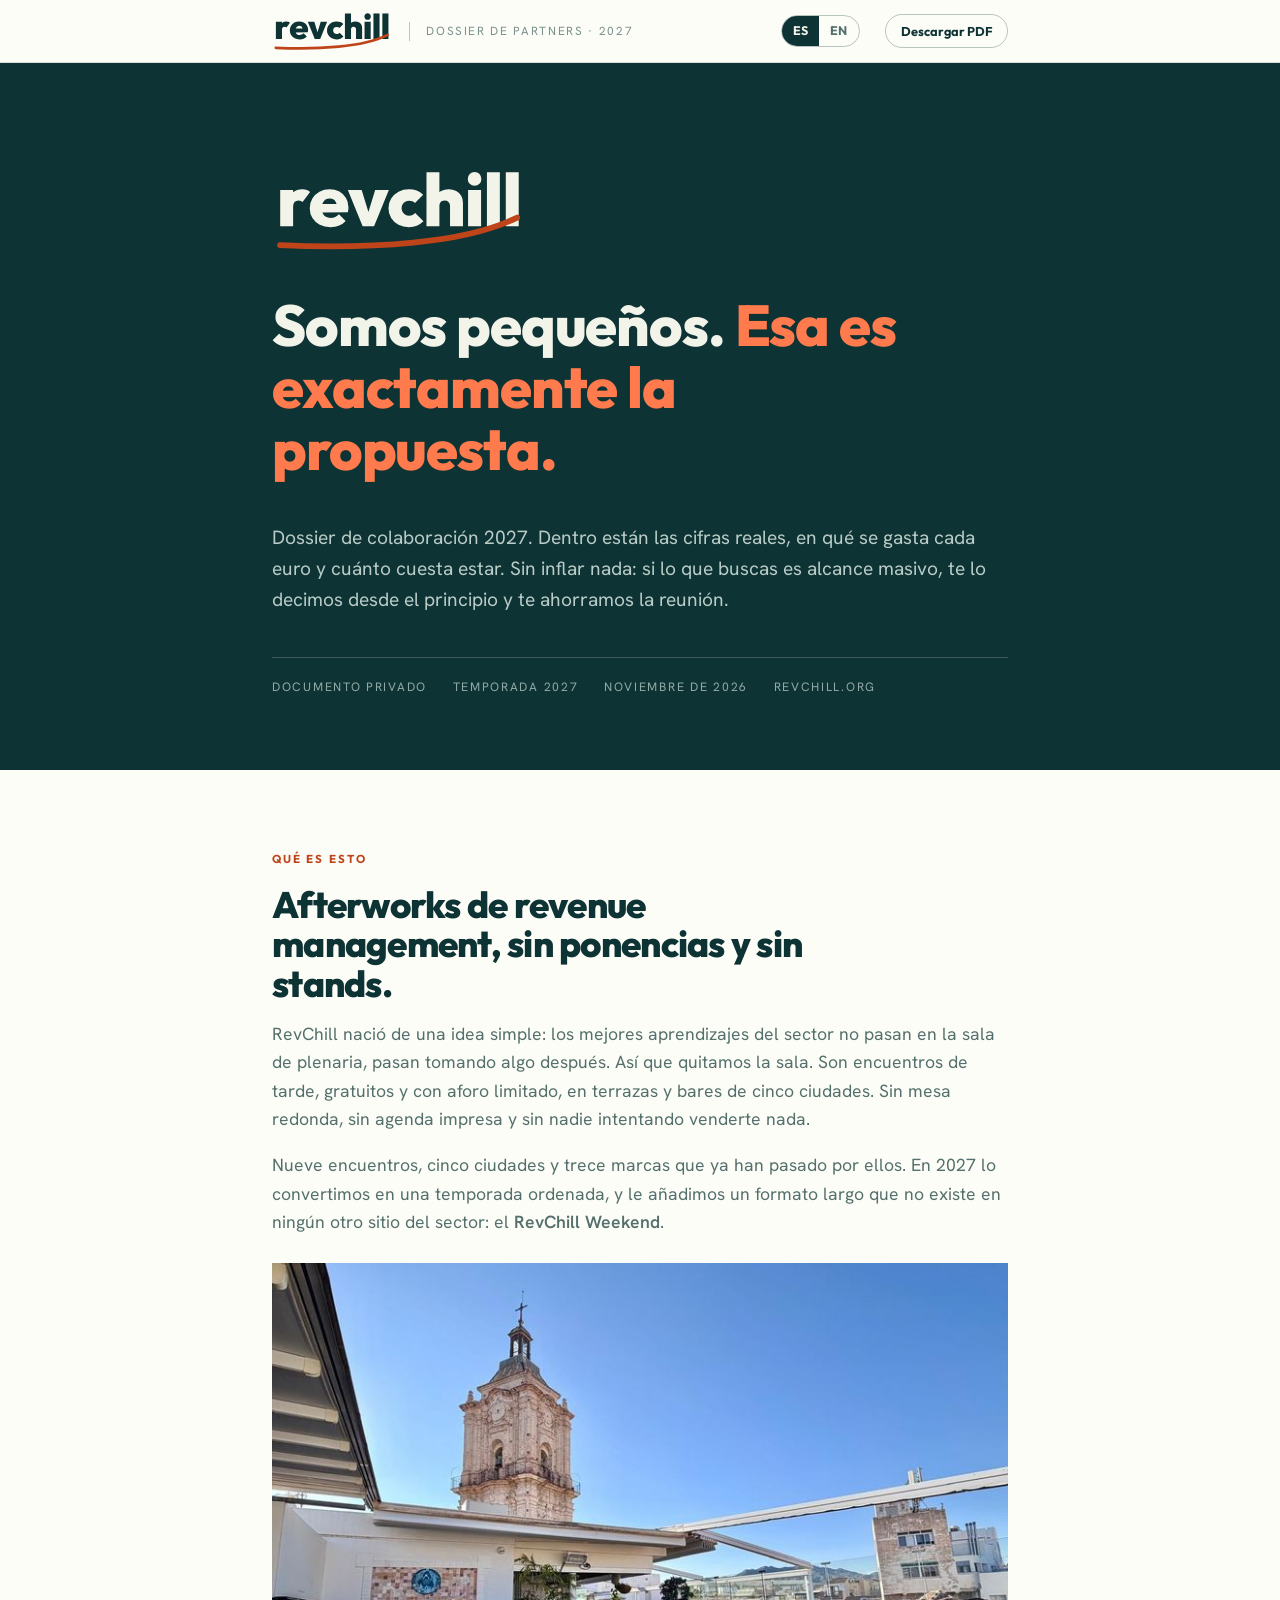
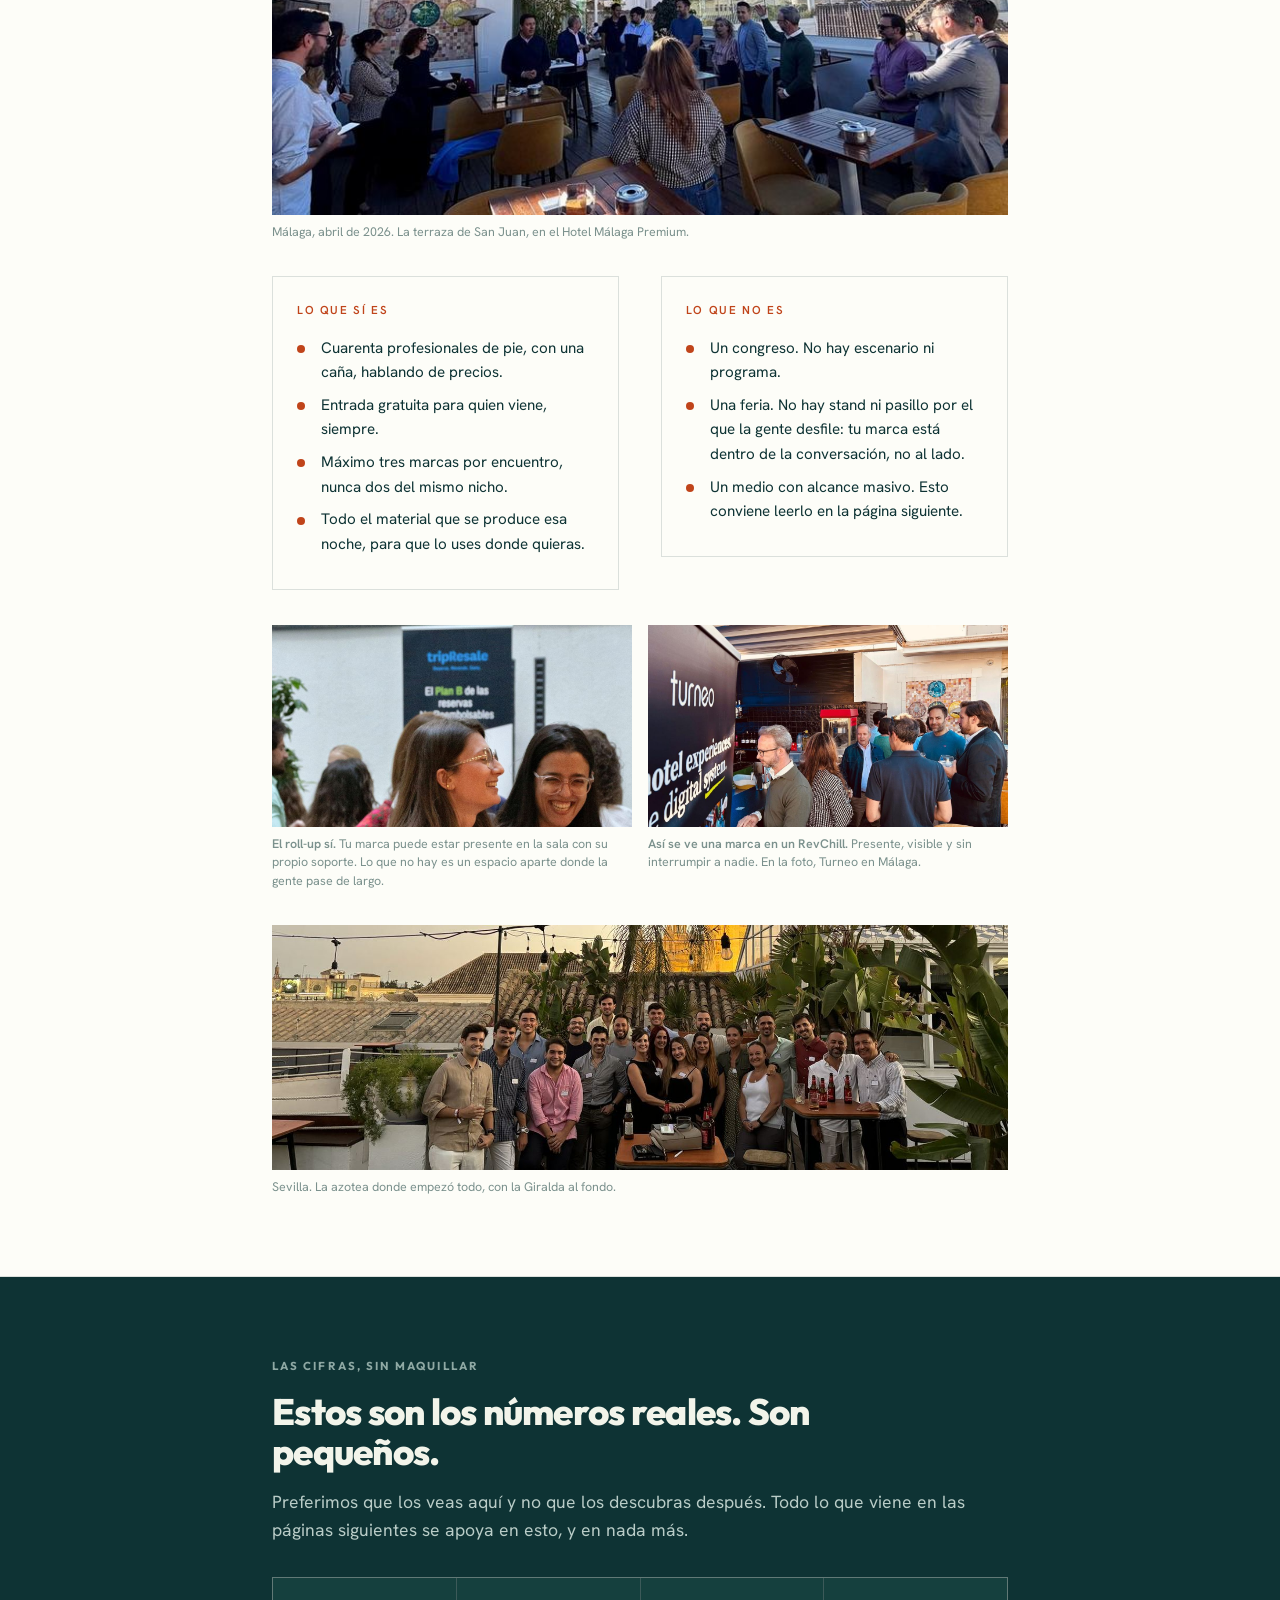
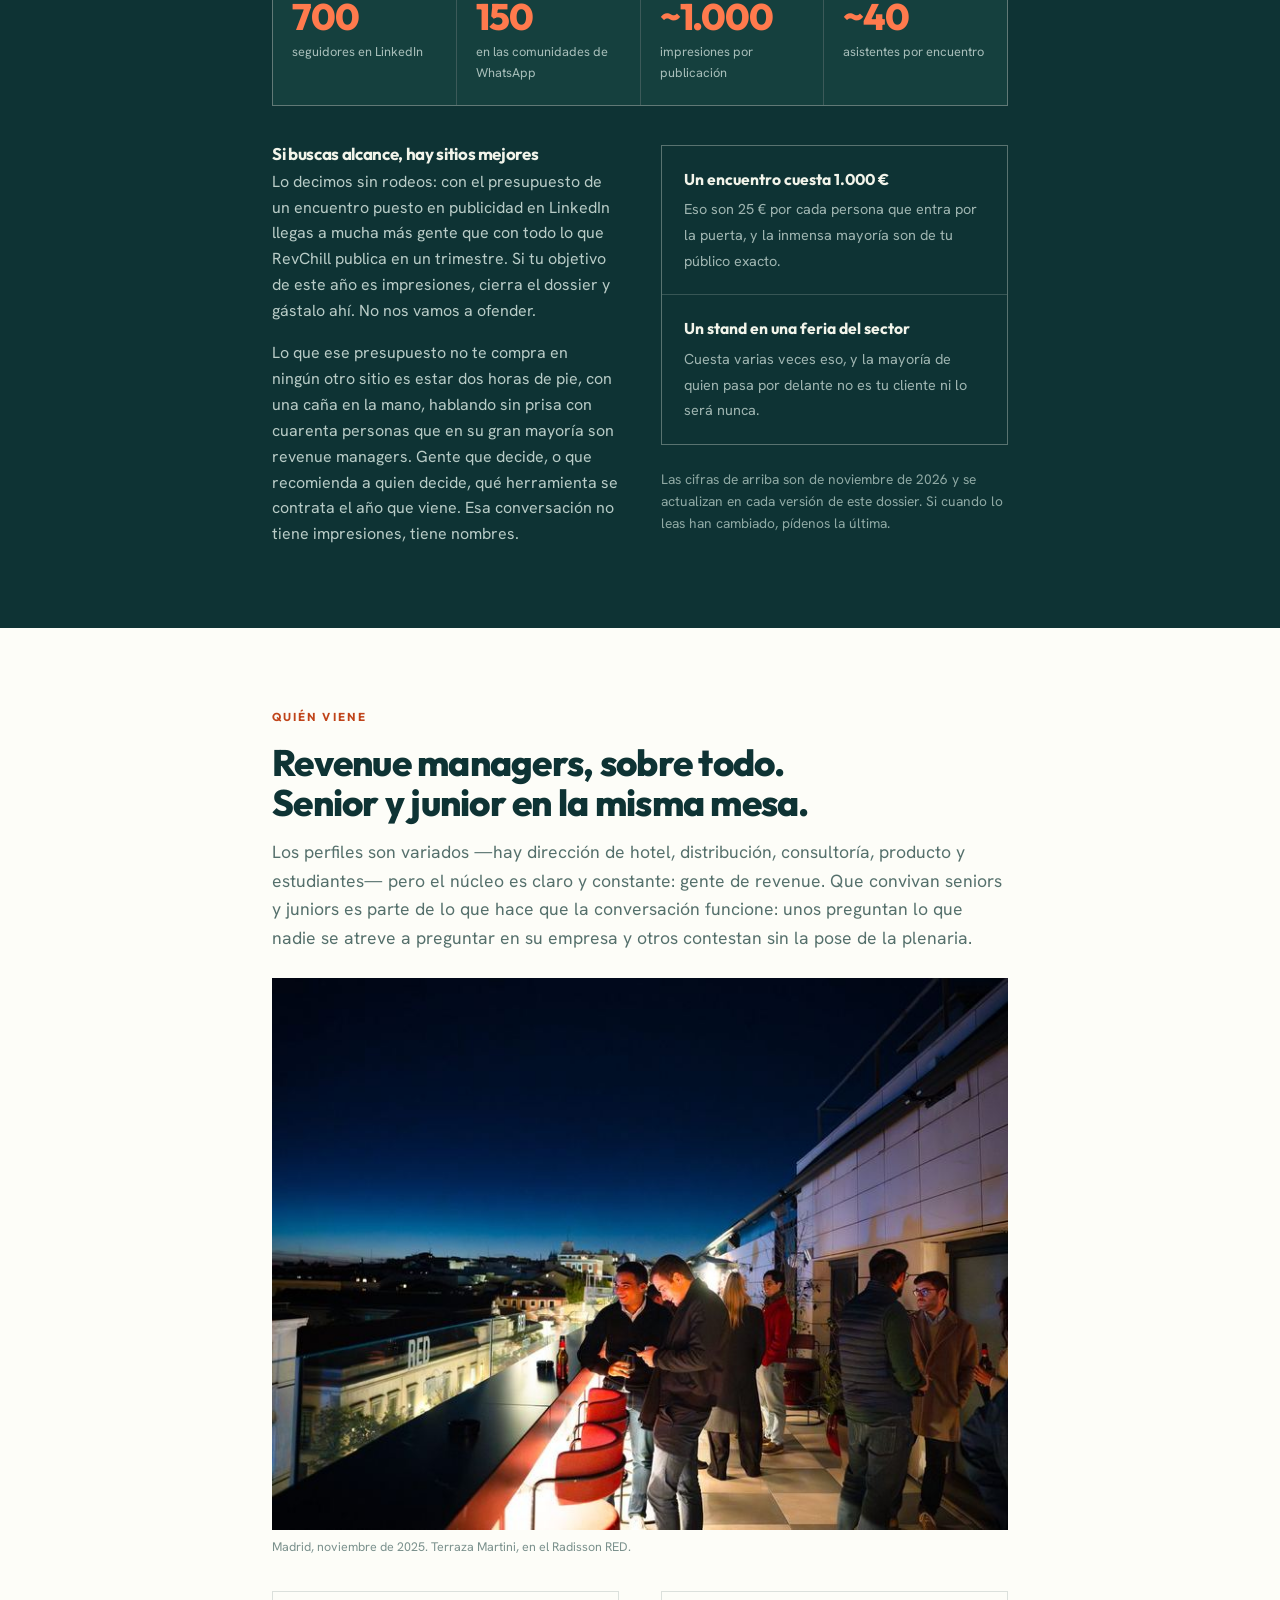
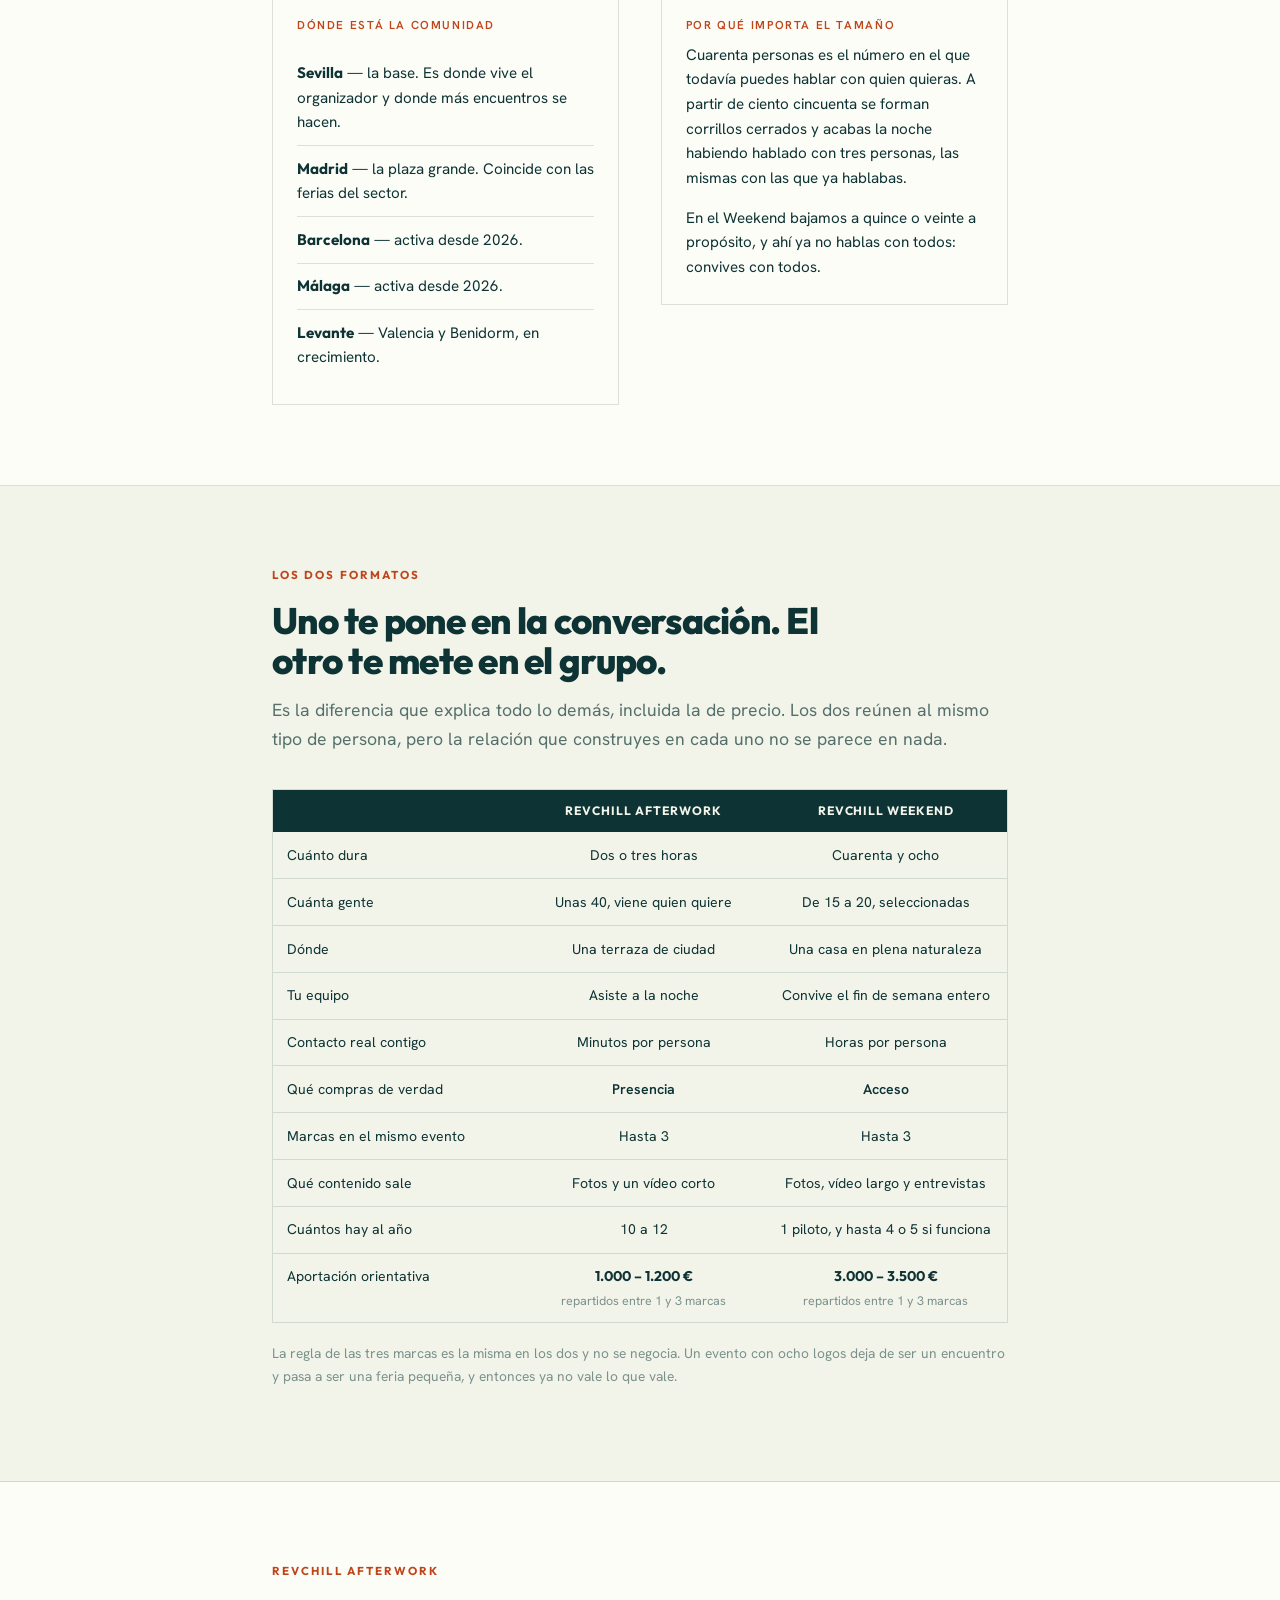
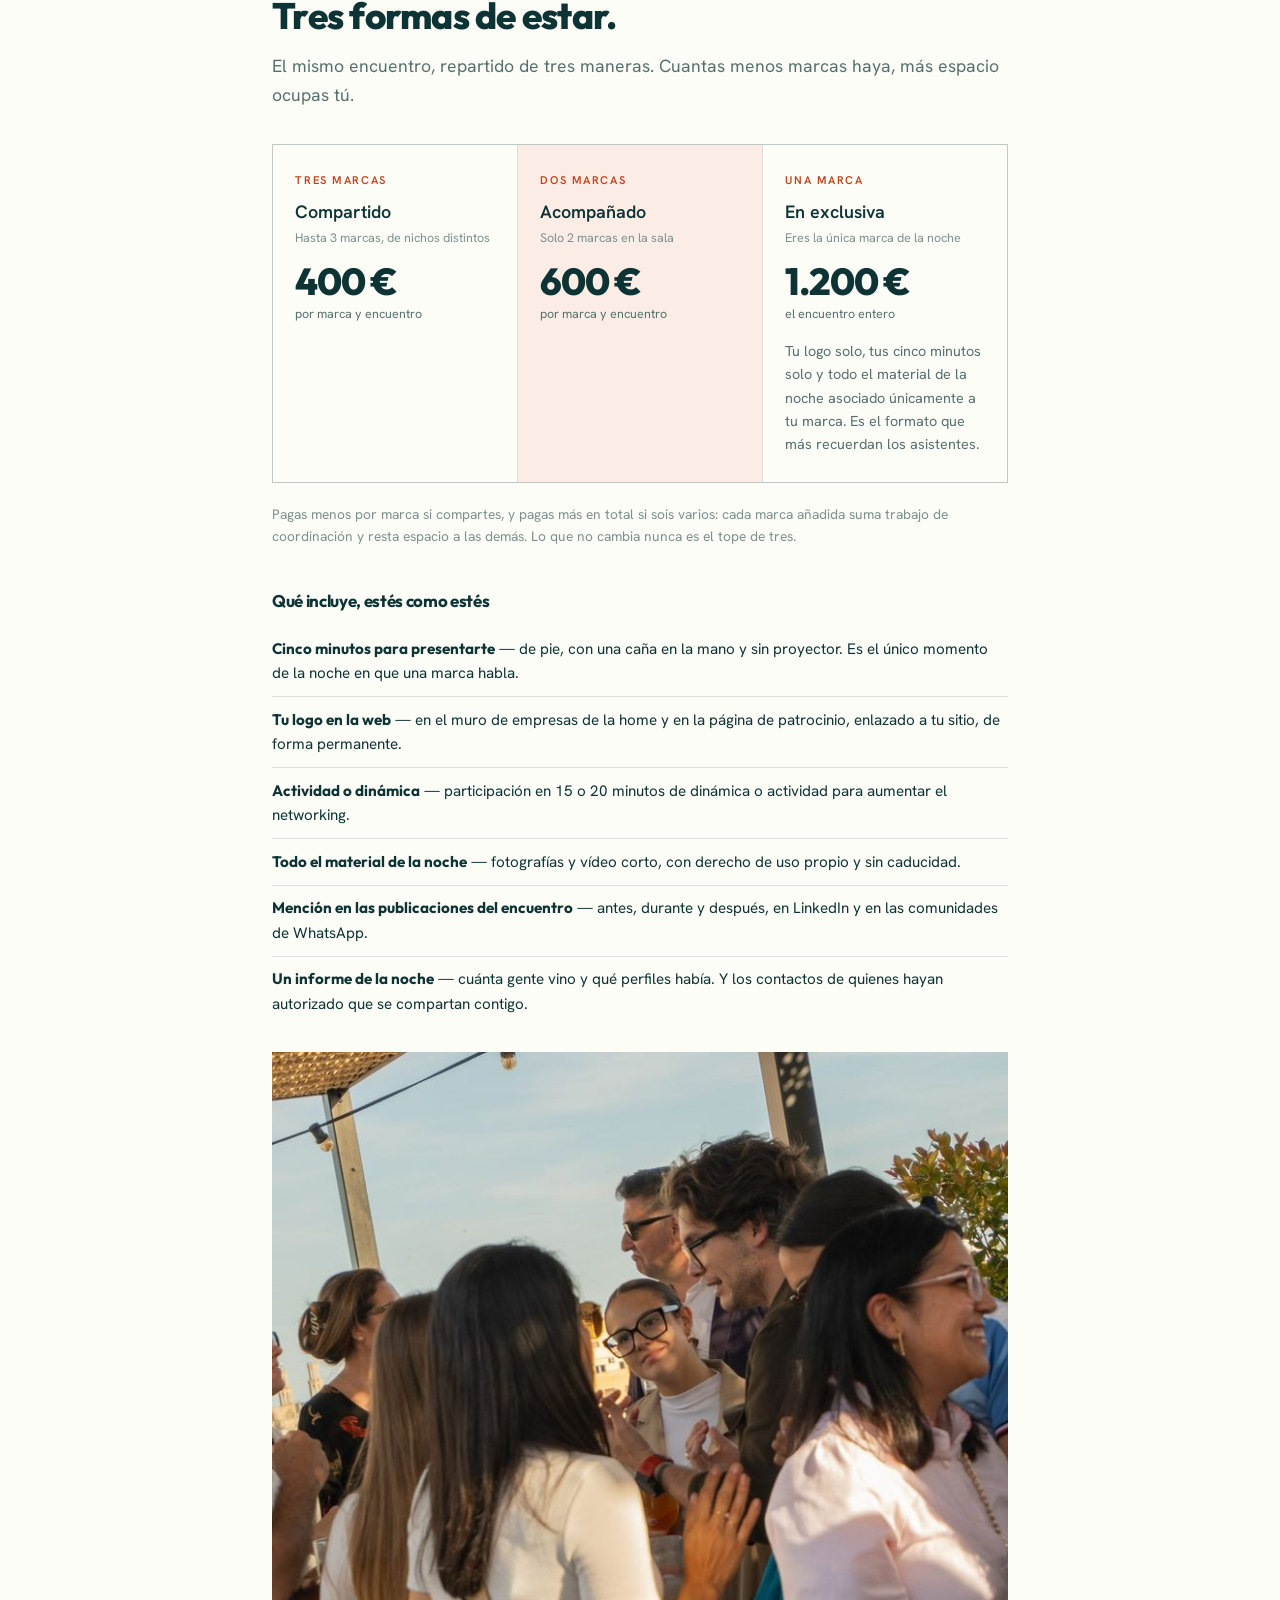
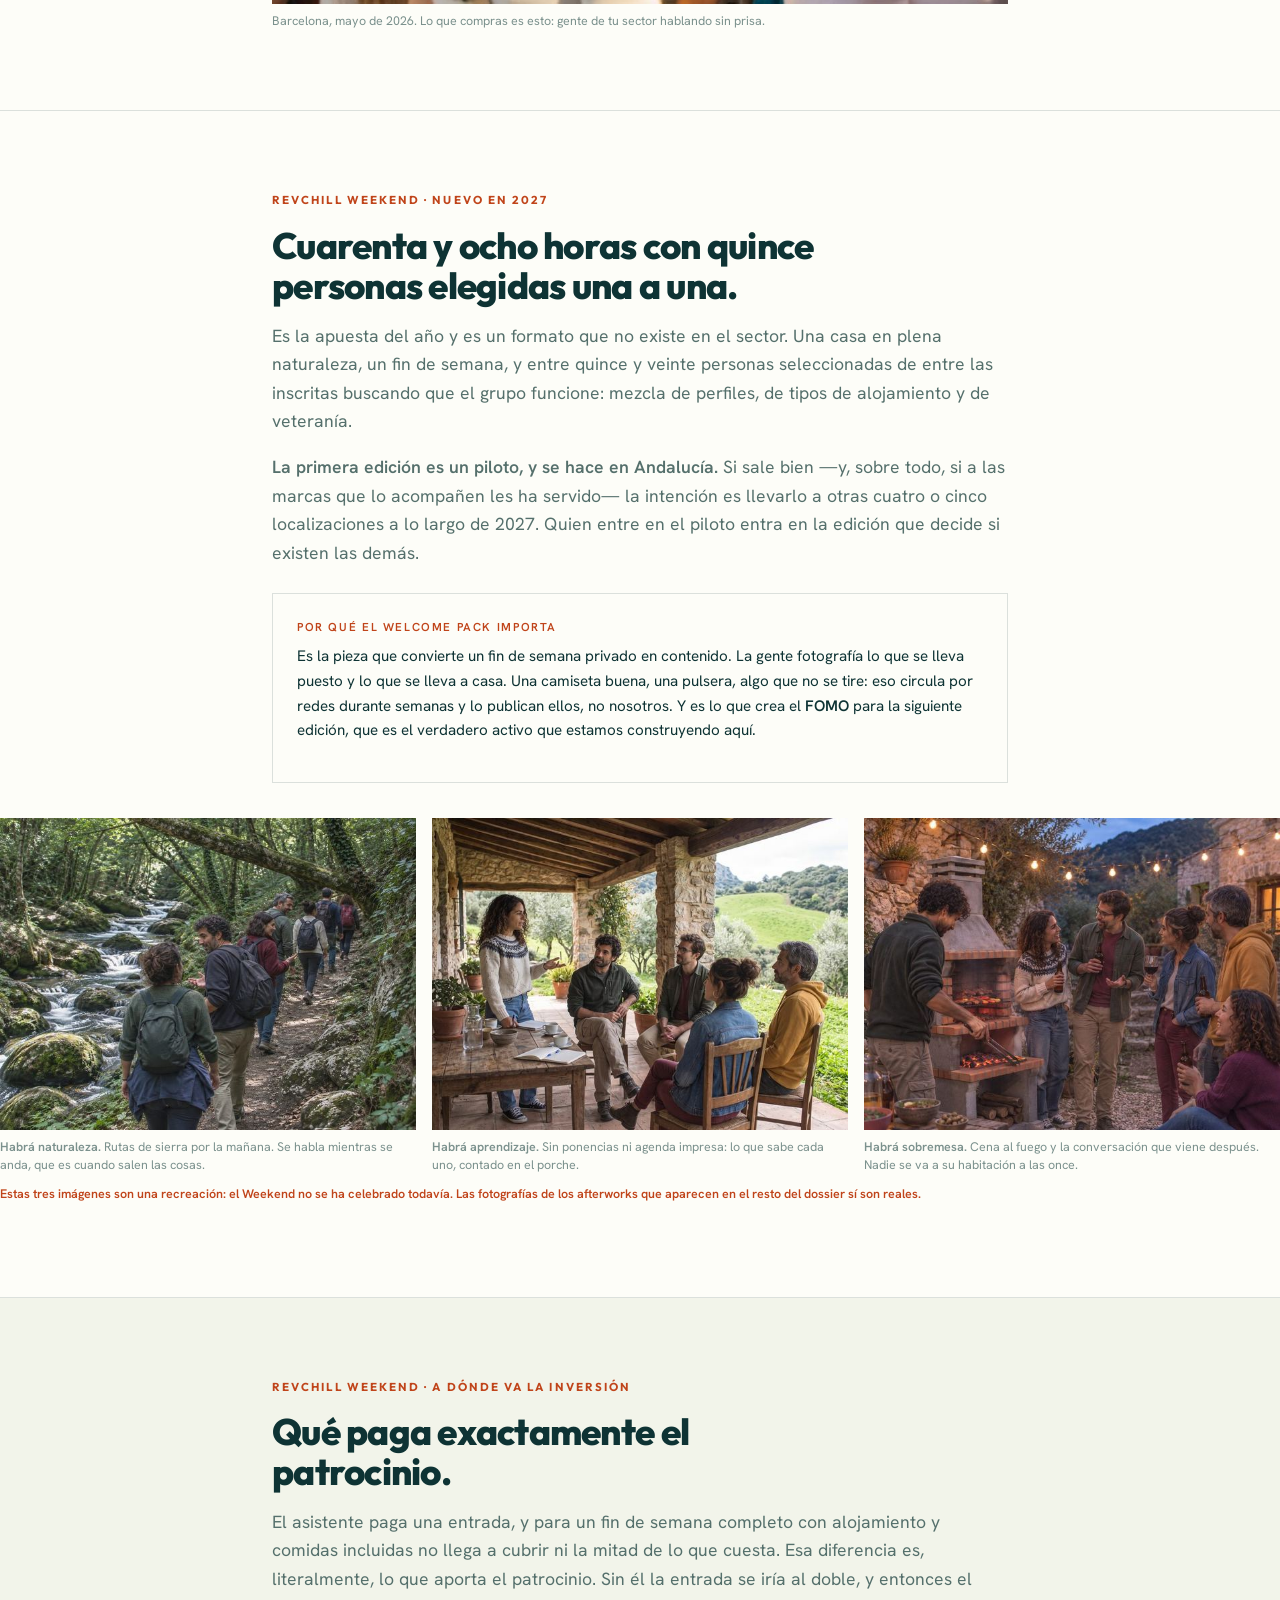
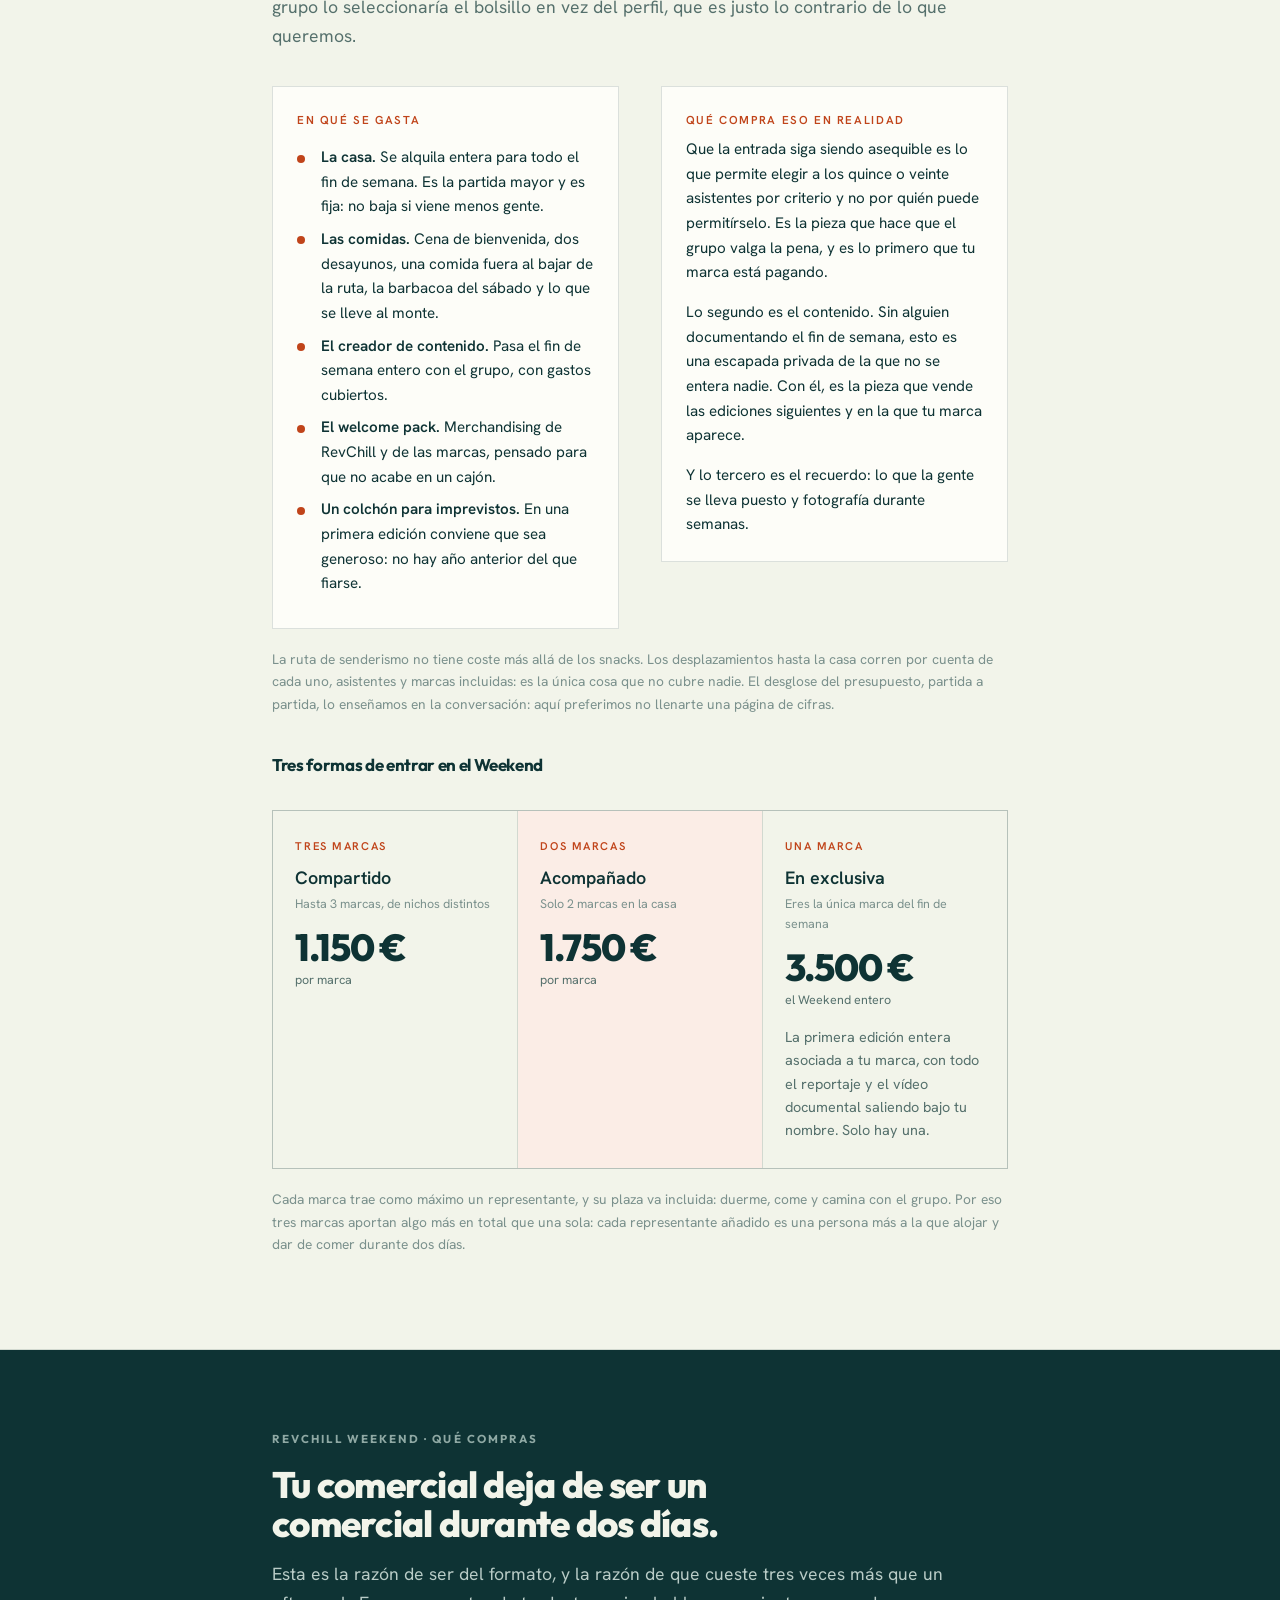
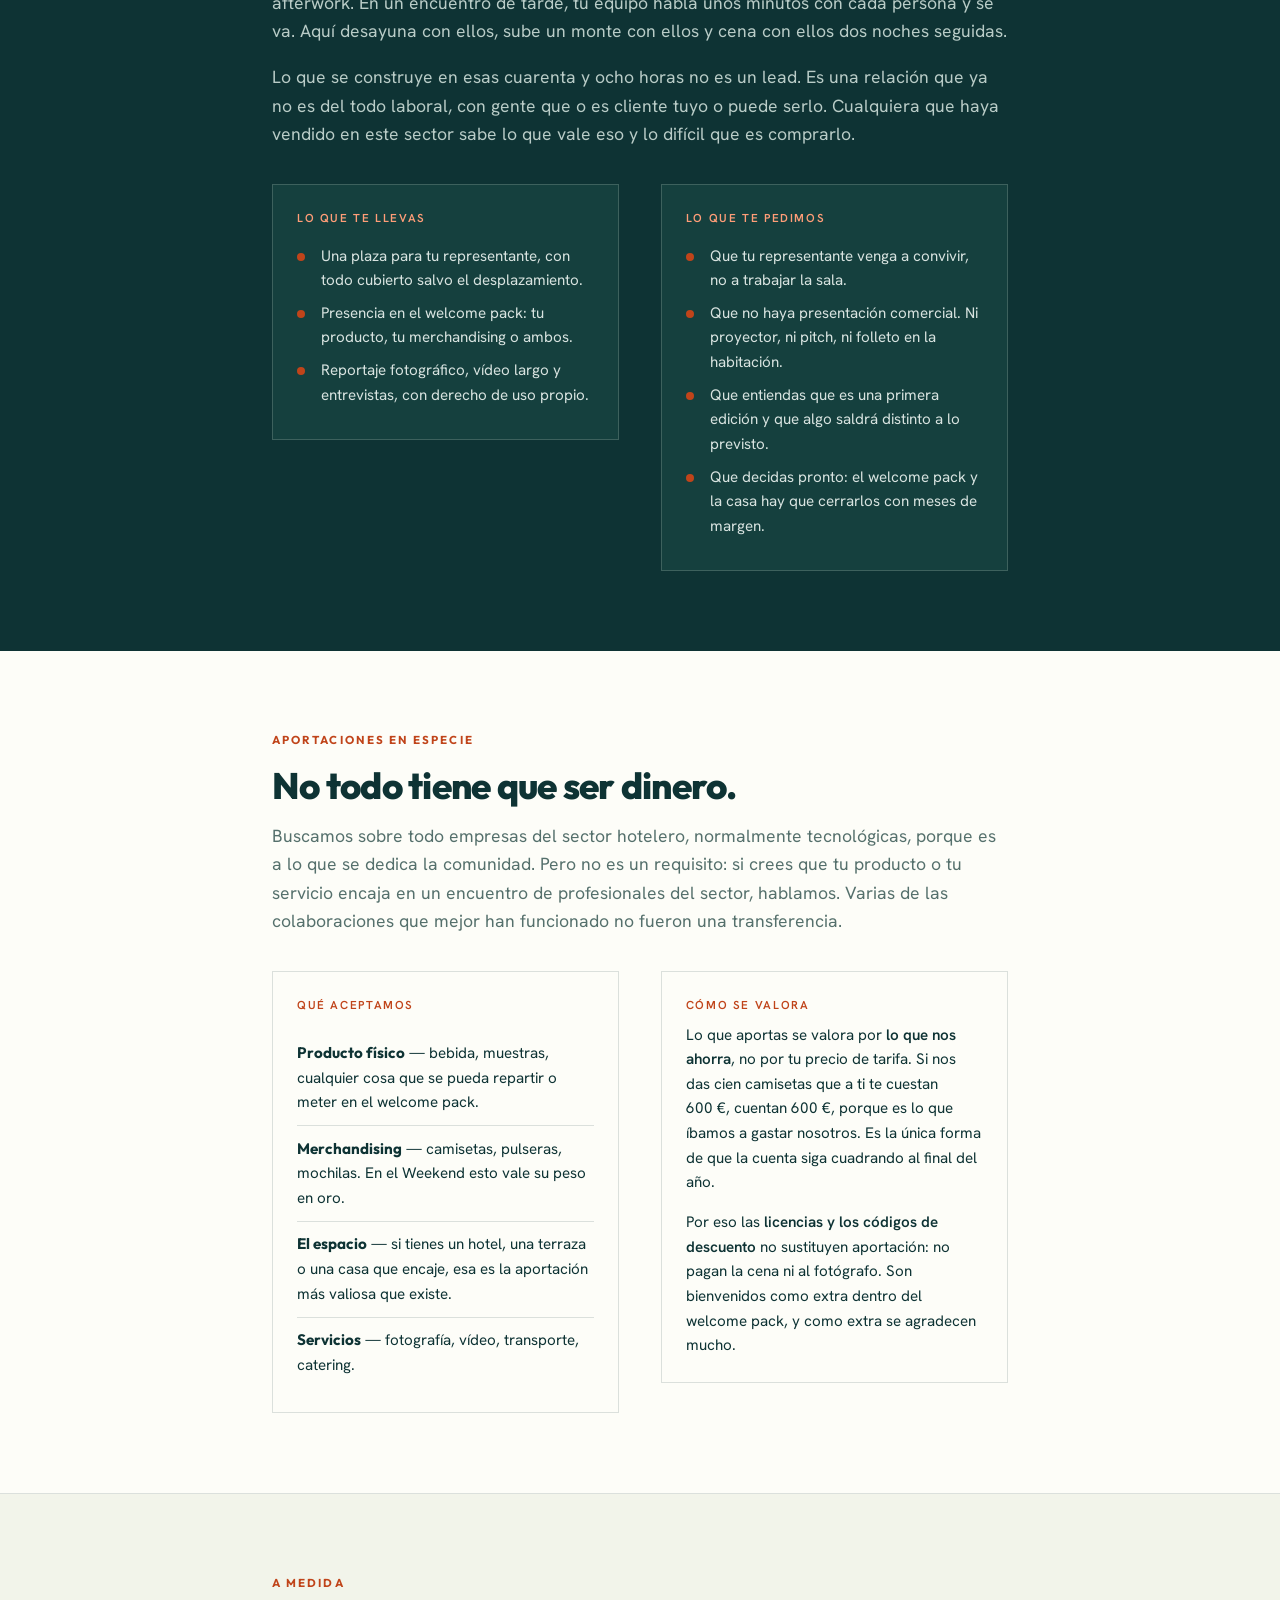
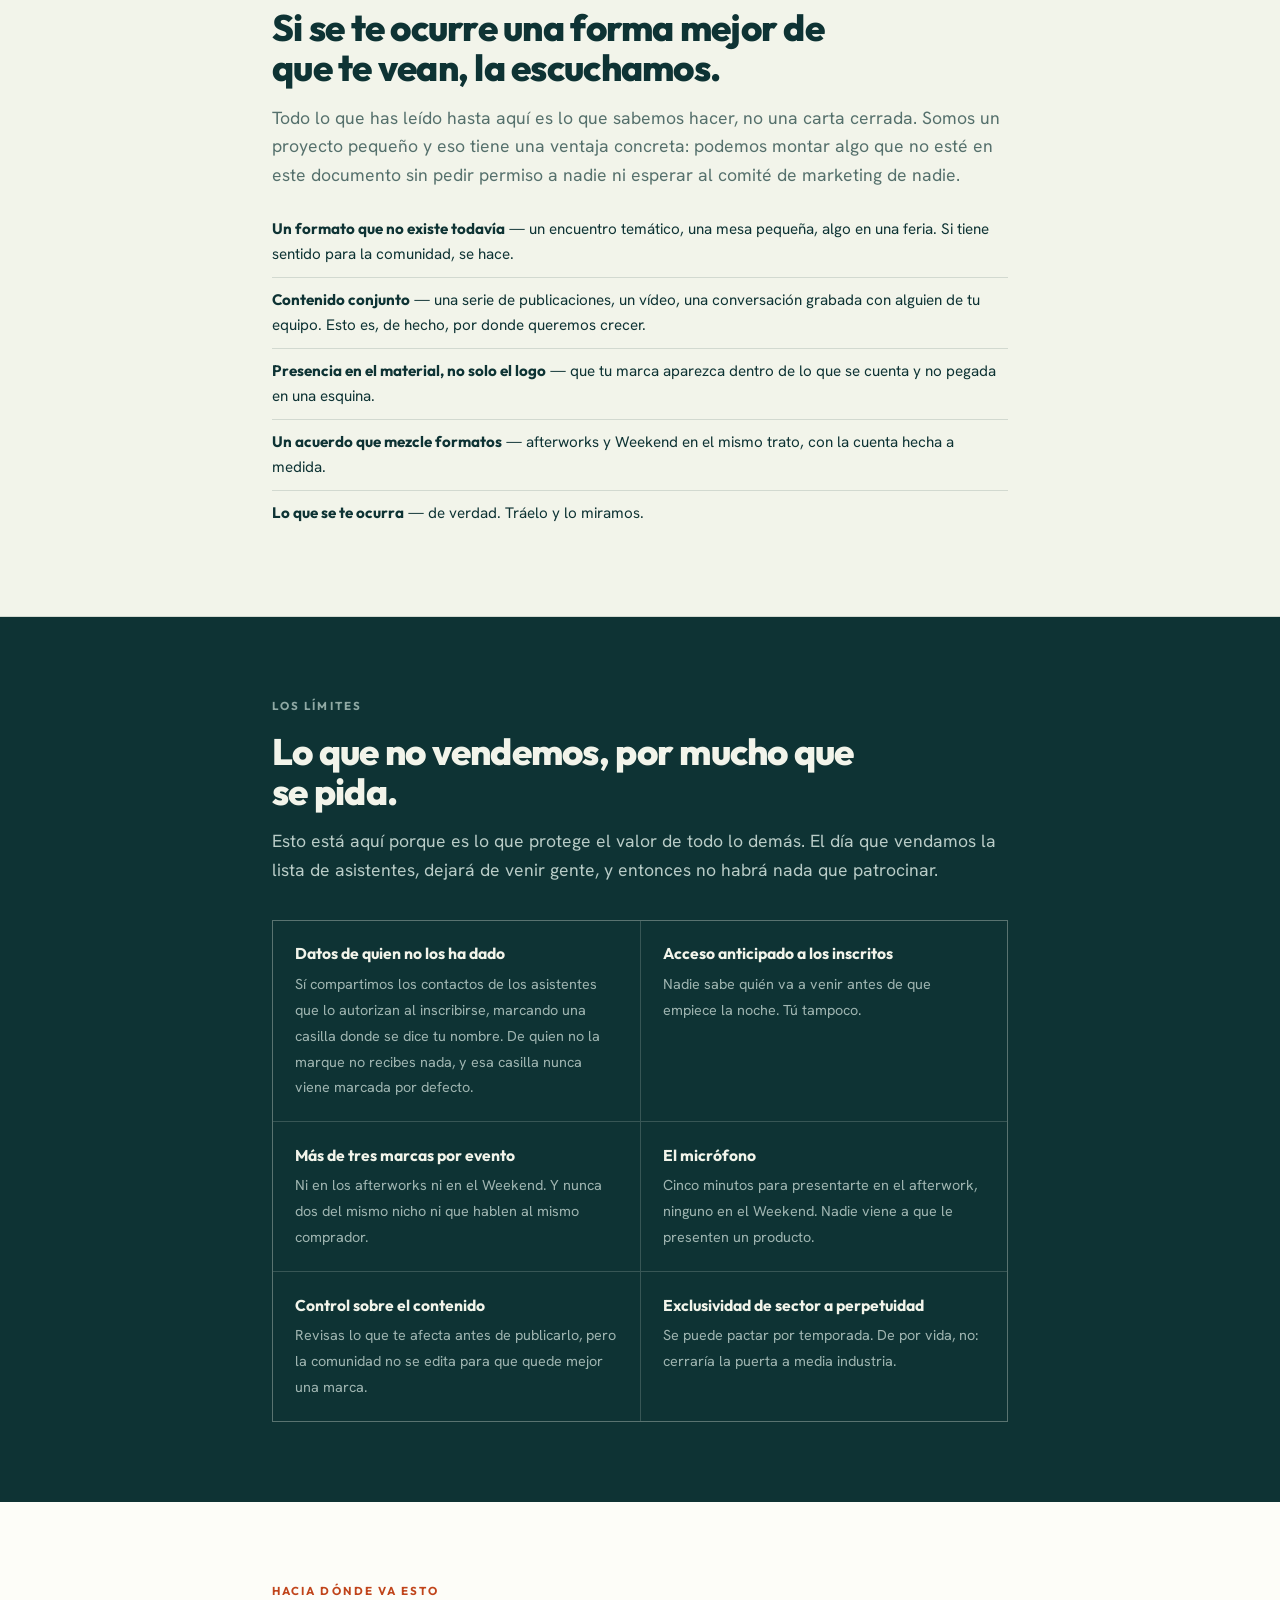
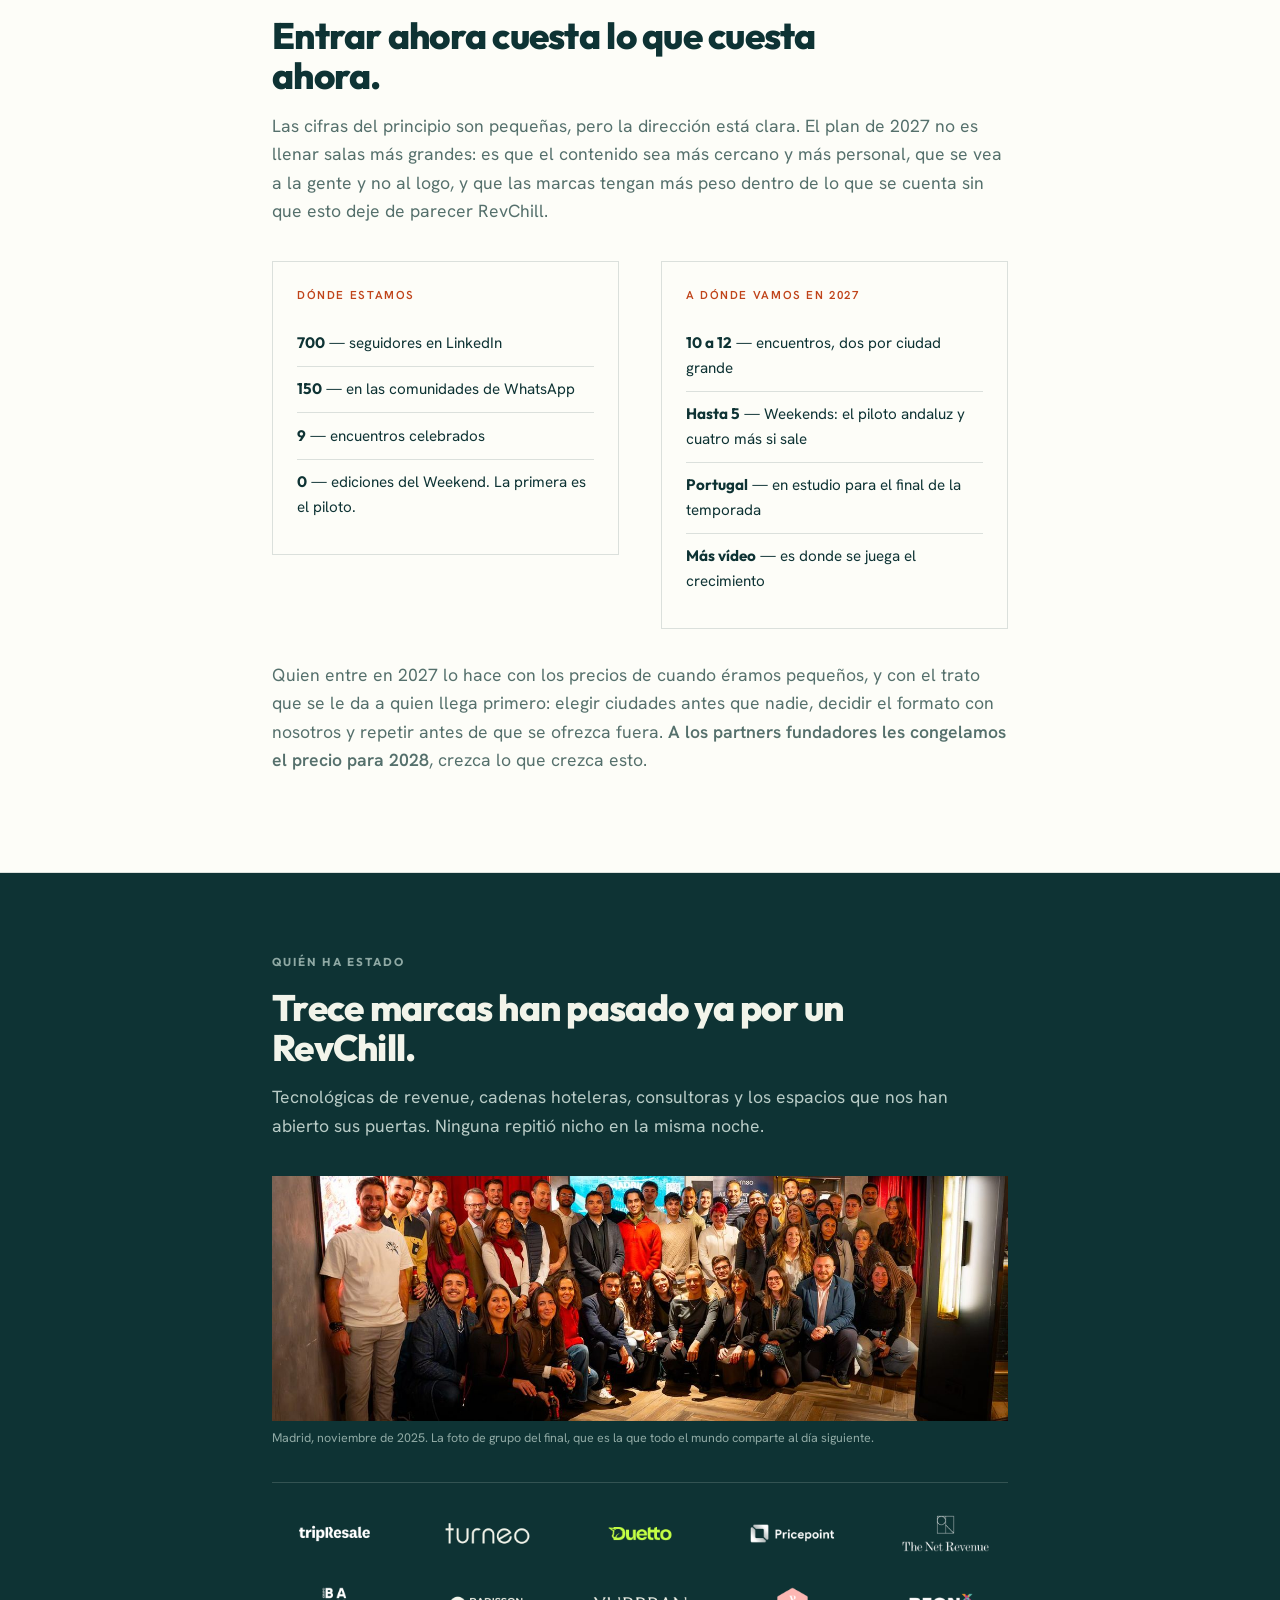
<file: partners.html>
<!doctype html>
<html lang="es">
<head>
<meta charset="utf-8">
<meta name="viewport" content="width=device-width, initial-scale=1">
<title>RevChill · Dossier de partners 2027</title>
<meta name="robots" content="noindex, nofollow">
<meta name="description" content="Documento privado. Opciones de colaboración con RevChill para la temporada 2027.">
<meta name="theme-color" content="#F2F4EA">
<link rel="icon" href="assets/img/favicon.svg" type="image/svg+xml">
<link rel="stylesheet" href="assets/css/fonts.css">
<style>
:root{
  --ink:#0E3334; --ink-2:#15403E; --dim:#55706C; --faint:#7B918D;
  --paper:#FDFDF8; --paper-2:#F2F4EA; --paper-3:#E7EBDC;
  --rule:rgba(14,51,52,.14); --rule-2:rgba(14,51,52,.28);
  --accent:#C0441A; --accent-soft:#FBEDE6; --lima:#5F6F17;
  --display:"Outfit",system-ui,sans-serif; --body:"Hanken Grotesk",system-ui,sans-serif;
  --maxw:1240px; --gut:clamp(1.25rem,5vw,3rem);
}
*{box-sizing:border-box}
html{-webkit-text-size-adjust:100%}
body{margin:0;background:var(--paper);color:var(--ink);font-family:var(--body);
  font-size:16px;line-height:1.62;-webkit-font-smoothing:antialiased}
.wrap{max-width:var(--maxw);margin:0 auto;padding:0 var(--gut)}
h1,h2,h3,h4{font-family:var(--display);margin:0;line-height:1.08;letter-spacing:-.02em}
p{margin:0 0 1em}
a{color:var(--accent)}
strong,b{font-weight:600}
small{font-size:.82rem}

/* ---------- portada ---------- */
.cover{background:var(--ink);color:var(--paper-2);padding:clamp(3rem,9vw,6.5rem) 0 clamp(2.5rem,7vw,4.5rem)}
.cover .wrap{display:grid;gap:clamp(1.6rem,4vw,2.6rem)}
.cover__mark{width:clamp(170px,26vw,250px);color:var(--paper-2)}
.cover__mark svg{width:100%;height:auto;display:block}
.cover h1{font-size:clamp(2.1rem,6vw,3.6rem);font-weight:800;max-width:17ch}
.cover h1 em{font-style:normal;color:#FF7A4D}
.cover__lede{font-size:clamp(1.02rem,1.9vw,1.2rem);color:#B9CCC7;max-width:56ch;margin:0}
.cover__meta{display:flex;flex-wrap:wrap;gap:.6rem 1.6rem;font-size:.76rem;letter-spacing:.14em;
  text-transform:uppercase;color:#8FA9A4;border-top:1px solid rgba(242,244,234,.2);padding-top:1.3rem}

/* ---------- estructura ---------- */
.sec{padding:clamp(3rem,7vw,5rem) 0;border-bottom:1px solid var(--rule)}
.sec:last-of-type{border-bottom:0}
.sec--tint{background:var(--paper-2)}
.sec--ink{background:var(--ink);color:var(--paper-2);border-bottom:0}
.sec--ink h2,.sec--ink h3{color:var(--paper-2)}
.sec--ink .eyebrow{color:#8FA9A4}
.sec--ink a{color:#FF9D78}
.eyebrow{font-family:var(--display);font-size:.72rem;font-weight:700;letter-spacing:.18em;
  text-transform:uppercase;color:var(--accent);margin:0 0 1rem}
h2{font-size:clamp(1.55rem,3.6vw,2.3rem);font-weight:800;max-width:22ch}
h2+.lede{margin-top:1rem}
.lede{font-size:clamp(1rem,1.7vw,1.1rem);color:var(--dim);max-width:62ch}
h3{font-size:1.06rem;font-weight:700;margin:0 0 .35rem}
.note{font-size:.86rem;color:var(--faint);max-width:62ch}

/* ---------- cifras ---------- */
.figs{display:grid;grid-template-columns:repeat(2,1fr);gap:1px;background:var(--rule);
  border:1px solid var(--rule);margin:2rem 0 0}
@media(min-width:720px){.figs{grid-template-columns:repeat(4,1fr)}}
.figs div{background:var(--paper);padding:1.35rem 1.2rem}
.sec--tint .figs div{background:var(--paper-2)}
.figs b{display:block;font-family:var(--display);font-size:clamp(1.7rem,4vw,2.3rem);
  font-weight:800;line-height:1;letter-spacing:-.03em}
.figs span{display:block;font-size:.8rem;color:var(--dim);margin-top:.4rem}
/* Sobre fondo oscuro las celdas heredaban el fondo claro y el texto claro:
   números casi invisibles. Aquí van en oscuro, con la cifra en naranja. */
.sec--ink .figs{background:rgba(242,244,234,.2);border-color:rgba(242,244,234,.2)}
.sec--ink .figs div{background:var(--ink-2)}
.sec--ink .figs b{color:#FF7A4D}
.sec--ink .figs span{color:#A8BEBA}

/* ---------- dos columnas ---------- */
.two{display:grid;gap:2rem;margin-top:2.2rem}
@media(min-width:760px){.two{grid-template-columns:1fr 1fr;gap:2.6rem}}
.card{border:1px solid var(--rule);padding:1.5rem;background:var(--paper)}
.sec--tint .card{background:var(--paper)}
.card__tag{font-size:.72rem;letter-spacing:.14em;text-transform:uppercase;color:var(--accent);
  font-weight:600;margin:0 0 .5rem}

/* ---------- listas ---------- */
ul.ticks{list-style:none;padding:0;margin:1rem 0 0}
ul.ticks li{position:relative;padding:0 0 0 1.5rem;margin:0 0 .5rem;font-size:.95rem}
ul.ticks li::before{content:"";position:absolute;left:0;top:.62em;width:.5rem;height:.5rem;
  background:var(--accent);border-radius:50%}
ul.plain{list-style:none;padding:0;margin:1rem 0 0}
ul.plain li{padding:.65rem 0;border-bottom:1px solid var(--rule);font-size:.95rem}
ul.plain li:last-child{border-bottom:0}
ul.plain b{font-family:var(--display)}

/* ---------- precios ---------- */
.tiers{display:grid;gap:1px;background:var(--rule);border:1px solid var(--rule);margin-top:2.2rem}
@media(min-width:780px){.tiers--3{grid-template-columns:repeat(3,1fr)}.tiers--2{grid-template-columns:repeat(2,1fr)}}
.tier{background:var(--paper);padding:1.6rem 1.4rem;display:flex;flex-direction:column}
.sec--tint .tier{background:var(--paper-2)}
.tier--hero{background:var(--accent-soft)}
.sec--tint .tier--hero{background:var(--accent-soft)}
.tier__flag{font-size:.7rem;letter-spacing:.14em;text-transform:uppercase;font-weight:700;
  color:var(--accent);margin:0 0 .5rem}
.tier__name{font-size:1.12rem;font-weight:800;margin:0 0 .15rem}
.tier__slots{font-size:.78rem;color:var(--faint);margin:0 0 .9rem}
.tier__price{font-family:var(--display);font-size:clamp(1.8rem,4.2vw,2.35rem);font-weight:800;
  letter-spacing:-.03em;line-height:1;margin:0 0 .2rem}
.tier__unit{font-size:.78rem;color:var(--dim);margin:0 0 1rem}
.tier__for{font-size:.9rem;color:var(--dim);margin:0}

/* ---------- tabla matriz ---------- */
.tablewrap{margin-top:2.2rem;overflow-x:auto;border:1px solid var(--rule)}
table{border-collapse:collapse;width:100%;min-width:620px;font-size:.88rem;background:var(--paper)}
.sec--tint table{background:var(--paper-2)}
th,td{text-align:left;padding:.72rem .9rem;border-bottom:1px solid var(--rule);vertical-align:top}
thead th{font-family:var(--display);font-size:.76rem;letter-spacing:.08em;text-transform:uppercase;
  background:var(--ink);color:var(--paper-2);border-bottom:0;position:sticky;top:0}
thead th:first-child{width:38%}
tbody tr:last-child td{border-bottom:0}
td.c,th.c{text-align:center;width:17%}
tbody tr:hover td{background:rgba(192,68,26,.04)}
.y{color:var(--accent);font-weight:700}
.n{color:#B5C0BD}
.num{font-family:var(--display);font-weight:700}
caption{caption-side:top;text-align:left;padding:.9rem;font-size:.8rem;color:var(--faint);
  background:var(--paper-3)}

/* ---------- packs ---------- */
.packs{display:grid;gap:1px;background:var(--rule);border:1px solid var(--rule);margin-top:2.2rem}
.pack{background:var(--paper);display:grid;gap:.3rem 1.2rem;padding:1.2rem 1.4rem;align-items:baseline}
.sec--tint .pack{background:var(--paper-2)}
@media(min-width:720px){.pack{grid-template-columns:minmax(0,13rem) minmax(0,1fr) auto}}
.pack b{font-family:var(--display);font-size:1.02rem;font-weight:700}
.pack span{font-size:.9rem;color:var(--dim)}
.pack i{font-style:normal;font-family:var(--display);font-size:1.3rem;font-weight:800;
  letter-spacing:-.02em;white-space:nowrap}
.pack em{font-style:normal;display:block;font-size:.74rem;color:var(--faint);font-family:var(--body);
  font-weight:400;letter-spacing:0}

/* ---------- zonas web ---------- */
.zones{counter-reset:z;margin-top:2.2rem;border-top:1px solid var(--rule)}
.zone{display:grid;gap:.2rem 1.4rem;padding:1.25rem 0;border-bottom:1px solid var(--rule)}
@media(min-width:720px){.zone{grid-template-columns:2.5rem minmax(0,15rem) minmax(0,1fr)}}
.zone::before{counter-increment:z;content:counter(z,decimal-leading-zero);
  font-family:var(--display);font-weight:800;color:var(--accent);font-size:.92rem;padding-top:.15rem}
.zone b{font-family:var(--display);font-size:1rem}
.zone span{font-size:.92rem;color:var(--dim)}

/* ---------- no vendemos ---------- */
.nots{display:grid;gap:1px;background:rgba(242,244,234,.18);border:1px solid rgba(242,244,234,.18);margin-top:2.2rem}
@media(min-width:720px){.nots{grid-template-columns:repeat(2,1fr)}}
.nots div{background:var(--ink);padding:1.3rem 1.4rem}
.nots b{display:block;font-family:var(--display);font-size:.98rem;margin-bottom:.25rem}
.nots span{font-size:.9rem;color:#9FB5B1}

/* ---------- calendario ---------- */
.cal{margin-top:2.2rem;border-top:1px solid var(--rule)}
.cal__row{display:grid;gap:.2rem 1.4rem;padding:1.05rem 0;border-bottom:1px solid var(--rule)}
@media(min-width:720px){.cal__row{grid-template-columns:minmax(0,9rem) minmax(0,1fr)}}
.cal__when{font-family:var(--display);font-weight:700;font-size:.88rem;letter-spacing:.04em;
  text-transform:uppercase;color:var(--accent)}
.cal__what{font-size:.95rem}
.cal__what b{font-family:var(--display)}

/* ---------- cierre ---------- */
.end{padding:clamp(3rem,8vw,5.5rem) 0;background:var(--ink);color:var(--paper-2)}
.end h2{color:var(--paper-2);max-width:20ch}
.end p{color:#B9CCC7;max-width:54ch}
.btn{display:inline-block;background:#FF7A4D;color:#07211F;text-decoration:none;
  font-family:var(--display);font-weight:700;font-size:.95rem;padding:.85rem 1.5rem;border-radius:999px;
  margin-top:1.4rem}
.end__foot{margin-top:2.6rem;padding-top:1.4rem;border-top:1px solid rgba(242,244,234,.2);
  font-size:.78rem;color:#8FA9A4;display:flex;flex-wrap:wrap;gap:.5rem 1.6rem}

/* ---------- impresión / PDF ----------
   A4 apaisado. Un dossier no se imprime: se lee en un portátil y se pasa
   en una reunión, y ahí 297×210 gana a 210×297. El ancho extra no se gasta
   en líneas de texto más largas —que se leen peor— sino en poner la foto
   al lado del párrafo y en que las tablas respiren.
   ------------------------------------- */
@page{size:A4 landscape;margin:0}
@media print{
  body{font-size:10pt;line-height:1.5}
  .cover{padding:0;min-height:210mm;display:flex;align-items:center;break-after:page}
  .cover .wrap{width:100%;gap:1.4rem}
  .sec{padding:10mm 0;break-inside:auto}
  .end{padding:14mm 0}
  .wrap{max-width:none;padding:0 16mm}
  h2{font-size:16pt}
  .cover h1{font-size:25pt}
  .cover__mark{width:150px}
  .tablewrap{overflow:visible}
  table{min-width:0;font-size:8.4pt}
  th,td{padding:.28rem .5rem}
  thead th{position:static;-webkit-print-color-adjust:exact;print-color-adjust:exact}
  .sec,.cover,.end,.sec--ink,.sec--tint,.tier--hero,.nots div,.figs div{-webkit-print-color-adjust:exact;print-color-adjust:exact}
  .tier,.card,.pack,.zone,.cal__row,.nots div,.figs,tr,.shot,.strip figure{break-inside:avoid}
  .tiers,.packs,.two,.nots,.strip{break-inside:auto}
  h2,h3{break-after:avoid}
  /* Nada de texto partido entre dos páginas: ni un párrafo, ni una viñeta,
     ni un pie de foto. Y cada sección intenta caber entera en su hoja; las
     que llevan una tabla larga se marcan .sec--long para que puedan partir
     por una fila y no se desborden fuera del papel. */
  /* Nada de texto partido: ni un párrafo, ni una viñeta, ni un pie de foto,
     ni una tarjeta de precio. Lo que sí puede partir es la sección entera,
     y debe: obligarla a caber en una hoja dejaba cuatro páginas a medias,
     que molesta más a quien lo lee que un bloque que continúe abajo. */
  p,li,figure,figcaption,dt,dd,.note,.recrea,.lede,h2,h3{break-inside:avoid}
  .sec{break-inside:auto}
  .pagebreak{break-before:page}
  .noprint{display:none}
  img{-webkit-print-color-adjust:exact;print-color-adjust:exact}

  /* Las rejillas se declaran aquí a mano y no por ancho de pantalla: al
     imprimir, el ancho que ve la hoja de estilos no coincide con el de la
     página, y las consultas @media de pantalla se quedan a medias. Esto es
     lo que hacía que la foto cayera debajo del texto en vez de al lado. */
  .intro{grid-template-columns:minmax(0,1fr) minmax(0,.8fr);gap:10mm}
  .two{grid-template-columns:1fr 1fr;gap:8mm}
  .strip--2{grid-template-columns:repeat(2,1fr)}
  .strip--3{grid-template-columns:repeat(3,1fr)}
  .tiers--2{grid-template-columns:repeat(2,1fr)}
  .tiers--3{grid-template-columns:repeat(3,1fr)}
  .exs{grid-template-columns:repeat(3,1fr)}
  .figs{grid-template-columns:repeat(4,1fr)}
  .nots{grid-template-columns:repeat(2,1fr)}
  .logos{grid-template-columns:repeat(5,1fr)}
  .packs .pack{grid-template-columns:minmax(0,13rem) minmax(0,1fr) auto}
  .cal__row{grid-template-columns:minmax(0,9rem) minmax(0,1fr)}
  .zone{grid-template-columns:2.5rem minmax(0,15rem) minmax(0,1fr)}

  /* Las bandas ya vienen recortadas a 3:1, así que no hace falta forzarlas;
     las de columna sí se limitan para que no empujen el texto de al lado. */
  .shot img{max-height:62mm;object-fit:cover;object-position:center 60%}
  .strip--3 img{max-height:46mm;object-fit:cover;object-position:center 55%}
  /* La tira de dos va con fotos ya recortadas a 16:9 en origen: si
     además se recortan por alto aquí, se quedan sin caras. */
  .strip--2 img{max-height:none}
  .logos div{aspect-ratio:auto;min-height:0;height:24mm}
  .logos img{max-height:11mm}
  .logos div:last-child{height:24mm}
  .sec{padding:7mm 0}
  h2{margin-bottom:.2rem}
  .lede{font-size:10pt}
  .figs div{padding:.8rem .9rem}
  .card{padding:1.1rem}
  .tier{padding:1.1rem 1rem}
  ul.ticks li,ul.plain li{font-size:9.2pt}
  ul.plain li{padding:.42rem 0}
  .cal__row{padding:.72rem 0}
  .zone{padding:.9rem 0}
}

/* ---------- filas de grupo dentro de una tabla ---------- */
td.grp{background:var(--paper-3);font-family:var(--display);font-weight:700;
  font-size:.74rem;letter-spacing:.14em;text-transform:uppercase;color:var(--accent);
  padding-top:.85rem;padding-bottom:.5rem}
table small{display:block;color:var(--faint);font-size:.78rem;margin-top:.15rem}

/* ---------- ejemplos de factura ---------- */
.exs{display:grid;gap:1px;background:var(--rule);border:1px solid var(--rule);margin-top:2.2rem}
@media(min-width:820px){.exs{grid-template-columns:repeat(3,1fr)}}
.ex{background:var(--paper);padding:1.5rem 1.4rem;display:flex;flex-direction:column}
.sec--tint .ex{background:var(--paper-2)}
.ex--mid{background:var(--accent-soft)!important}
.ex__who{font-family:var(--display);font-weight:700;font-size:1rem;margin:0 0 1rem;min-height:2.6em}
.ex__list{list-style:none;padding:0;margin:0 0 1rem;border-top:1px solid var(--rule)}
.ex__list li{display:flex;justify-content:space-between;gap:1rem;padding:.5rem 0;
  border-bottom:1px solid var(--rule);font-size:.9rem}
.ex__list span{font-family:var(--display);font-weight:600;white-space:nowrap}
.ex__total{font-family:var(--display);font-size:1.9rem;font-weight:800;letter-spacing:-.03em;
  margin:0 0 .6rem;color:var(--accent)}
.ex__note{font-size:.88rem;color:var(--dim);margin:0 0 .2rem}

/* ---------- muro de logos del dossier ---------- */
.logos{display:grid;grid-template-columns:repeat(2,1fr);gap:1px;
  background:rgba(242,244,234,.16);border:1px solid rgba(242,244,234,.16);margin-top:2.2rem}
@media(min-width:620px){.logos{grid-template-columns:repeat(3,1fr)}}
@media(min-width:900px){.logos{grid-template-columns:repeat(4,1fr)}}
.logos div{background:var(--ink);aspect-ratio:5/2.4;display:grid;place-items:center;padding:1rem}
.logos img{max-height:46px;width:auto;max-width:100%}
/* Son trece: el último siempre deja la fila a medias, así que la ocupa entera. */
.logos div:last-child{grid-column:1/-1;aspect-ratio:auto;min-height:96px}

@media print{
  /* Las rejillas enteras deben poder partirse: si no, una que no cabe
     salta de página y deja medio folio en blanco. Solo se protegen las
     celdas sueltas. */
  .exs,.logos{break-inside:auto}
  .ex,.logos div{break-inside:avoid}
  td.grp{-webkit-print-color-adjust:exact;print-color-adjust:exact}
}

/* ---------- fotografías ----------
   Tres formas de meter imagen, según lo que tenga que hacer:
   .intro  -> texto a la izquierda y foto a la derecha. Es la que aprovecha
              de verdad el formato apaisado: el párrafo mantiene su medida
              legible y la foto ocupa el ancho que sobraba.
   .band   -> una foto a todo el ancho, para abrir o cerrar un bloque.
   .strip  -> dos o tres fotos en fila.
   ---------------------------------- */
.intro{display:grid;gap:1.8rem;align-items:start}
@media(min-width:900px){.intro{grid-template-columns:minmax(0,1fr) minmax(0,.82fr);gap:2.6rem}}
.intro__txt > :last-child{margin-bottom:0}

figure{margin:0}
.shot img,.band img,.strip img{display:block;width:100%;height:auto}
.shot figcaption,.band figcaption,.strip figcaption{font-size:.78rem;color:var(--faint);
  margin-top:.5rem;line-height:1.45}
.sec--ink .shot figcaption,.sec--ink .band figcaption,.sec--ink .strip figcaption{color:#8FA9A4}

.band{margin-top:2.2rem}
.strip{display:grid;gap:1rem;margin-top:2.2rem}
@media(min-width:760px){.strip--2{grid-template-columns:repeat(2,1fr)}
                        .strip--3{grid-template-columns:repeat(3,1fr)}}

/* Aviso sobre imágenes de algo que todavía no ha ocurrido. Va en rojo de
   marca y no en gris: tiene que leerse, no disimularse. */
.recrea{font-size:.78rem;color:var(--accent);margin-top:.6rem;font-weight:600}
.sec--ink .recrea{color:#FF9D78}

/* ---------- barra de pantalla ----------
   Solo existe al leerlo en el navegador: en el PDF sobra, porque ahí ni se
   cambia de idioma ni se descarga nada. De ahí el .noprint. */
.topbar{position:sticky;top:0;z-index:50;background:color-mix(in srgb,var(--paper) 88%,transparent);
  backdrop-filter:blur(14px) saturate(160%);border-bottom:1px solid var(--rule)}
.topbar__in{max-width:var(--maxw);margin:0 auto;padding:.7rem var(--gut);
  display:flex;align-items:center;gap:1rem}
.topbar__mark{width:118px;color:var(--ink);flex:0 0 auto}
.topbar__mark svg{width:100%;height:auto;display:block}
.topbar__tag{font-size:.74rem;letter-spacing:.14em;text-transform:uppercase;color:var(--faint);
  border-left:1px solid var(--rule-2);padding-left:1rem;margin-left:.2rem}
@media(max-width:620px){.topbar__tag{display:none}}
.topbar__sp{margin-left:auto}
.topbar__lang{display:inline-flex;border:1px solid var(--rule-2);border-radius:999px;overflow:hidden;
  font-family:var(--display);font-size:.78rem;font-weight:700}
.topbar__lang a{padding:.3rem .7rem;text-decoration:none;color:var(--dim)}
.topbar__lang a[aria-current]{background:var(--ink);color:var(--paper-2)}
.topbar__pdf{font-family:var(--display);font-weight:700;font-size:.8rem;text-decoration:none;
  color:var(--ink);border:1px solid var(--rule-2);border-radius:999px;padding:.35rem .9rem;
  margin-left:.6rem;white-space:nowrap}
.topbar__pdf:hover{background:var(--ink);color:var(--paper-2);border-color:var(--ink)}
@media print{.topbar{display:none}}

/* ---------- maquetación de pantalla ----------
   Una sola medida para todo. El documento se compuso para una hoja de
   980 px y al leerlo en un monitor ancho el texto se quedaba pegado a la
   izquierda con media pantalla vacía al lado, mientras las tablas y las
   fotos sí cruzaban entera. Dos bordes izquierdos distintos y dos anchos
   distintos: eso es lo que se veía descuadrado.

   Aquí todo —titulares, párrafos, tablas, tarjetas de precio, fotos y
   muro de logos— comparte exactamente el mismo ancho y el mismo borde.
   Solo afecta a la pantalla; al imprimir manda el bloque @media print. */
@media screen{
  .wrap{max-width:52rem}
  .lede{max-width:none}
  h2{max-width:24ch}
  .cover__lede{max-width:none}
  .note,.recrea{max-width:none}
  .end p{max-width:none}
  .card p,.nots span{max-width:none}
  /* Las tarjetas se ajustan a su contenido: estiradas a la misma altura,
     la más corta se quedaba con un socavón de aire dentro. */
  .two{align-items:start}
  .topbar__in{max-width:52rem}

  /* A esta medida, partir en dos lo que ya está dentro de una columna deja
     renglones de cinco palabras. Texto y foto se apilan, y la foto ocupa
     el ancho completo: en un documento largo eso se agradece más que una
     imagen pequeña peleando con el párrafo de al lado. */
  .intro{grid-template-columns:1fr;gap:1.6rem}
  .two .nots{grid-template-columns:1fr}
}

/* ---------- compromisos (antes .packs) ----------
   La versión anterior era una fila de tres columnas con la ventaja escrita
   en tipografía de titular a la derecha: heredaba el sitio donde antes iba
   el porcentaje de descuento, y sin un número ahí dentro gritaba sin decir
   nada. Cuatro fichas de dos en dos se leen mejor y no fingen ser precios. */
.perks{display:grid;grid-template-columns:1fr;gap:1px;background:var(--rule);
  border:1px solid var(--rule);margin-top:2.2rem}
@media(min-width:640px){.perks{grid-template-columns:repeat(2,1fr)}}
.perk{background:var(--paper);padding:1.3rem 1.4rem}
.sec--tint .perk{background:var(--paper-2)}
.perk b{display:block;font-family:var(--display);font-size:1.05rem;font-weight:700;
  letter-spacing:-.015em}
.perk i{display:block;font-style:normal;font-family:var(--display);font-weight:700;
  font-size:.74rem;letter-spacing:.14em;text-transform:uppercase;color:var(--accent);
  margin:.45rem 0 .55rem}
.perk span{display:block;font-size:.92rem;color:var(--dim);line-height:1.5}

/* ---------- tabla de presupuesto, más limpia ----------
   Tres arreglos: la columna de importes se alinea con su encabezado en vez
   de ir cada uno por su lado; la fila de total deja de parecer una más; y
   el pie explicativo baja debajo de la tabla en lugar de meter una segunda
   barra gris encima de la cabecera oscura. */
/* Solo la tabla de presupuesto lleva los importes a la derecha; en la
   comparativa de formatos las dos columnas van centradas, que es lo suyo
   cuando lo que se compara son frases y no cifras. */
table.cost th.c,table.cost td.c{text-align:right;width:22%}
table.cmpt th:first-child{width:34%}
table.cmpt th.c,table.cmpt td.c{width:33%}
table .num,table b.num{white-space:nowrap}
tbody tr.tot td{background:var(--paper-3);font-weight:600}
.sec--tint tbody tr.tot td{background:var(--paper-3)}
tbody tr.tot td:first-child{font-family:var(--display)}
caption{display:none}
.tablenote{font-size:.84rem;color:var(--faint);margin:.7rem 0 0}

/* ---------- muro de logos ----------
   Son trece, y trece es primo: con cuatro columnas, cinco o las que sean,
   la última fila siempre queda coja. Antes se estiraba el último logo a lo
   ancho para disimularlo y el resultado era peor. La solución es quitar la
   cuadrícula: sin celdas ni líneas no hay nada que descuadrar, la última
   fila se centra sola y parece lo que es, una lista de marcas. */
.logos{display:flex;flex-wrap:wrap;justify-content:center;align-items:center;
  gap:clamp(1.6rem,2.8vw,2.2rem) var(--g);
  margin-top:2.2rem;padding:2rem .5rem;background:none;border:0;
  border-top:1px solid rgba(242,244,234,.16);border-bottom:1px solid rgba(242,244,234,.16)}
/* Cinco por fila: trece reparte en 5 + 5 + 3, y una última fila de tres
   centrada se lee como parte del conjunto. Con cuatro por fila quedaba uno
   solo abajo, que es lo que cantaba. */
.logos{--g:clamp(1.8rem,3.4vw,2.8rem)}
.logos div{background:none;aspect-ratio:auto;min-height:0;padding:0;
  display:grid;place-items:center;grid-column:auto;
  flex:0 0 calc((100% - var(--g)) / 2)}
@media(min-width:560px){.logos div{flex-basis:calc((100% - var(--g) * 2) / 3)}}
@media(min-width:860px){.logos div{flex-basis:calc((100% - var(--g) * 4) / 5)}}
.logos img{max-height:38px;max-width:100%;width:auto}
@media print{
  /* Al imprimir, el ancho que ve la hoja de estilos no llega a 860 px y la
     regla de cinco por fila no entraba: salían tres por fila, trece volvía
     a dejar uno suelto y encima partía de página. Aquí se fija a mano. */
  .logos{gap:5mm 7mm;padding:5mm 0;margin-top:5mm;break-inside:avoid}
  .logos div{flex-basis:calc((100% - var(--g) * 4) / 5)}
  .logos img{max-height:10mm;max-width:100%}
}
</style>

</head>
<body>
<svg width="0" height="0" style="position:absolute" aria-hidden="true"><symbol id="rc-logo" viewBox="-4 -4 454.9 154.0"><g transform="translate(0,100.0)"><g transform="translate(0.000,0.000) scale(0.13514,-0.13514)" fill="currentColor"><path transform="translate(0.00,0)" d="M51 0V489H225V458Q273 499 349 499Q384 499 409.5 490.0Q435 481 453 462L352 327Q344 336 329.5 341.5Q315 347 297 347Q263 347 244.0 326.5Q225 306 225 266V0Z"/><path transform="translate(431.00,0)" d="M298 -11Q216 -11 153.0 21.5Q90 54 54.0 112.0Q18 170 18 245Q18 319 53.0 376.5Q88 434 148.5 467.5Q209 501 285 501Q359 501 416.5 469.5Q474 438 506.5 382.5Q539 327 539 256Q539 241 537.5 225.5Q536 210 531 190L188 188Q191 181 194 174Q208 144 234.0 129.0Q260 114 298 114Q334 114 361.5 126.0Q389 138 411 163L502 72Q466 31 414.5 10.0Q363 -11 298 -11ZM188 301 378 302Q376 313 372 322Q361 348 340.0 362.0Q319 376 287 376Q254 376 230.0 360.0Q206 344 193 315Q190 308 188 301Z"/><path transform="translate(963.00,0)" d="M198 0 -1 489H185L276 193L367 489H551L352 0Z"/><path transform="translate(1491.00,0)" d="M293 -11Q215 -11 152.5 22.0Q90 55 54.0 113.0Q18 171 18 244Q18 318 54.5 376.0Q91 434 153.5 467.5Q216 501 295 501Q352 501 399.0 482.0Q446 463 485 425L375 315Q360 330 340.5 337.5Q321 345 295 345Q267 345 244.5 332.5Q222 320 208.5 298.0Q195 276 195 245Q195 215 208.5 192.5Q222 170 244.5 157.0Q267 144 295 144Q323 144 343.0 153.0Q363 162 378 179L489 69Q448 29 400.5 9.0Q353 -11 293 -11Z"/><path transform="translate(1970.00,0)" d="M368 0V276Q368 310 348.0 329.5Q328 349 297 349Q276 349 259.5 340.0Q243 331 234.0 315.0Q225 299 225 276V0H51V729H225V460Q236 468 249 476Q292 499 349 499Q408 499 451.5 475.5Q495 452 518.5 411.0Q542 370 542 316V0Z"/><path transform="translate(2531.00,0)" d="M50 0V489H225V0ZM137 546Q98 546 72.0 572.5Q46 599 46 639Q46 678 72.0 705.0Q98 732 137 732Q178 732 203.5 705.0Q229 678 229 639Q229 599 203.5 572.5Q178 546 137 546Z"/><path transform="translate(2784.00,0)" d="M51 0V729H225V0Z"/><path transform="translate(3038.00,0)" d="M51 0V729H225V0Z"/></g></g><path d="M 6.7 20.0 C 97.9 24.5 177.9 22.5 249.1 15.5 C 329.2 8.0 391.5 -7.0 438.2 -30.0" fill="none" stroke="var(--accent)" stroke-width="10.50" stroke-linecap="round" transform="translate(0,114.0)"/></symbol></svg>


<!-- ================= PORTADA ================= -->
<div class="topbar noprint">
  <div class="topbar__in">
    <div class="topbar__mark"><svg viewBox="-4 -4 454.9 154.0"><use href="#rc-logo"/></svg></div>
    <span class="topbar__tag">Dossier de partners · 2027</span>
    <span class="topbar__sp"></span>
    <span class="topbar__lang">
      <a href="partners.html" aria-current="page">ES</a><a href="partners-en.html">EN</a>
    </span>
    <a class="topbar__pdf" href="dossier-revchill-partners-2027.pdf" target="_blank" rel="noopener">Descargar PDF</a>
  </div>
</div>

<header class="cover">
  <div class="wrap">
    <div class="cover__mark"><svg viewBox="-4 -4 454.9 154.0"><use href="#rc-logo"/></svg></div>
    <h1>Somos pequeños. <em>Esa es exactamente la propuesta.</em></h1>
    <p class="cover__lede">Dossier de colaboración 2027. Dentro están las cifras reales, en qué se gasta cada euro y cuánto cuesta estar. Sin inflar nada: si lo que buscas es alcance masivo, te lo decimos desde el principio y te ahorramos la reunión.</p>
    <div class="cover__meta">
      <span>Documento privado</span>
      <span>Temporada 2027</span>
      <span>Noviembre de 2026</span>
      <span>revchill.org</span>
    </div>
  </div>
</header>

<!-- ================= QUÉ ES ================= -->
<section class="sec">
  <div class="wrap">
    <div class="intro">
      <div class="intro__txt">
        <p class="eyebrow">Qué es esto</p>
        <h2>Afterworks de revenue management, sin ponencias y sin stands.</h2>
        <p class="lede">RevChill nació de una idea simple: los mejores aprendizajes del sector no pasan en la sala de plenaria, pasan tomando algo después. Así que quitamos la sala. Son encuentros de tarde, gratuitos y con aforo limitado, en terrazas y bares de cinco ciudades. Sin mesa redonda, sin agenda impresa y sin nadie intentando venderte nada.</p>
        <p class="lede">Nueve encuentros, cinco ciudades y trece marcas que ya han pasado por ellos. En 2027 lo convertimos en una temporada ordenada, y le añadimos un formato largo que no existe en ningún otro sitio del sector: el <b>RevChill Weekend</b>.</p>
      </div>
      <figure class="shot">
        <img src="assets/img/dossier/malaga-terraza.jpg" alt="Asistentes conversando en una terraza al atardecer durante un encuentro de RevChill en Málaga">
        <figcaption>Málaga, abril de 2026. La terraza de San Juan, en el Hotel Málaga Premium.</figcaption>
      </figure>
    </div>

    <div class="two">
      <div class="card">
        <p class="card__tag">Lo que sí es</p>
        <ul class="ticks">
          <li>Cuarenta profesionales de pie, con una caña, hablando de precios.</li>
          <li>Entrada gratuita para quien viene, siempre.</li>
          <li>Máximo tres marcas por encuentro, nunca dos del mismo nicho.</li>
          <li>Todo el material que se produce esa noche, para que lo uses donde quieras.</li>
        </ul>
      </div>
      <div class="card">
        <p class="card__tag">Lo que no es</p>
        <ul class="ticks">
          <li>Un congreso. No hay escenario ni programa.</li>
          <li>Una feria. No hay stand ni pasillo por el que la gente desfile: tu marca está dentro de la conversación, no al lado.</li>
          <li>Un medio con alcance masivo. Esto conviene leerlo en la página siguiente.</li>
        </ul>
      </div>
    </div>

    <div class="strip strip--2">
      <figure>
        <img src="assets/img/dossier/rollup-tripresale.jpg" alt="Asistentes conversando delante de un roll-up de tripResale en un encuentro de RevChill">
        <figcaption><b>El roll-up sí.</b> Tu marca puede estar presente en la sala con su propio soporte. Lo que no hay es un espacio aparte donde la gente pase de largo.</figcaption>
      </figure>
      <figure>
        <img src="assets/img/dossier/partner-marca.jpg" alt="Asistentes conversando junto al panel de marca del patrocinador de la noche">
        <figcaption><b>Así se ve una marca en un RevChill.</b> Presente, visible y sin interrumpir a nadie. En la foto, Turneo en Málaga.</figcaption>
      </figure>
    </div>

    <figure class="band">
      <img src="assets/img/dossier/sevilla-grupo.jpg" alt="Grupo numeroso de asistentes en una azotea de Sevilla con la Giralda al fondo">
      <figcaption>Sevilla. La azotea donde empezó todo, con la Giralda al fondo.</figcaption>
    </figure>
  </div>
</section>

<!-- ================= LAS CIFRAS ================= -->
<section class="sec sec--ink">
  <div class="wrap">
    <p class="eyebrow">Las cifras, sin maquillar</p>
    <h2>Estos son los números reales. Son pequeños.</h2>
    <p class="lede" style="color:#B9CCC7">Preferimos que los veas aquí y no que los descubras después. Todo lo que viene en las páginas siguientes se apoya en esto, y en nada más.</p>

    <div class="figs">
      <div><b>700</b><span>seguidores en LinkedIn</span></div>
      <div><b>150</b><span>en las comunidades de WhatsApp</span></div>
      <div><b>~1.000</b><span>impresiones por publicación</span></div>
      <div><b>~40</b><span>asistentes por encuentro</span></div>
    </div>

    <div class="two" style="margin-top:2.4rem">
      <div>
        <h3>Si buscas alcance, hay sitios mejores</h3>
        <p style="color:#B9CCC7">Lo decimos sin rodeos: con el presupuesto de un encuentro puesto en publicidad en LinkedIn llegas a mucha más gente que con todo lo que RevChill publica en un trimestre. Si tu objetivo de este año es impresiones, cierra el dossier y gástalo ahí. No nos vamos a ofender.</p>
        <p style="color:#B9CCC7;margin-bottom:0">Lo que ese presupuesto no te compra en ningún otro sitio es estar dos horas de pie, con una caña en la mano, hablando sin prisa con cuarenta personas que en su gran mayoría son revenue managers. Gente que decide, o que recomienda a quien decide, qué herramienta se contrata el año que viene. Esa conversación no tiene impresiones, tiene nombres.</p>
      </div>
      <div>
        <div class="nots" style="margin-top:0">
          <div><b>Un encuentro cuesta 1.000&nbsp;€</b><span>Eso son 25&nbsp;€ por cada persona que entra por la puerta, y la inmensa mayoría son de tu público exacto.</span></div>
          <div><b>Un stand en una feria del sector</b><span>Cuesta varias veces eso, y la mayoría de quien pasa por delante no es tu cliente ni lo será nunca.</span></div>
        </div>
        <p class="note" style="color:#8FA9A4;margin-top:1.4rem">Las cifras de arriba son de noviembre de 2026 y se actualizan en cada versión de este dossier. Si cuando lo leas han cambiado, pídenos la última.</p>
      </div>
    </div>
  </div>
</section>

<!-- ================= QUIÉN VIENE ================= -->
<section class="sec">
  <div class="wrap">
    <div class="intro">
      <div class="intro__txt">
        <p class="eyebrow">Quién viene</p>
        <h2>Revenue managers, sobre todo. Senior y junior en la misma mesa.</h2>
        <p class="lede">Los perfiles son variados —hay dirección de hotel, distribución, consultoría, producto y estudiantes— pero el núcleo es claro y constante: gente de revenue. Que convivan seniors y juniors es parte de lo que hace que la conversación funcione: unos preguntan lo que nadie se atreve a preguntar en su empresa y otros contestan sin la pose de la plenaria.</p>
      </div>
      <figure class="shot">
        <img src="assets/img/dossier/madrid-azotea.jpg" alt="Asistentes conversando en una azotea de Madrid a la hora azul">
        <figcaption>Madrid, noviembre de 2025. Terraza Martini, en el Radisson RED.</figcaption>
      </figure>
    </div>

    <div class="two">
      <div class="card">
        <p class="card__tag">Dónde está la comunidad</p>
        <ul class="plain">
          <li><b>Sevilla</b> <span>— la base. Es donde vive el organizador y donde más encuentros se hacen.</span></li>
          <li><b>Madrid</b> <span>— la plaza grande. Coincide con las ferias del sector.</span></li>
          <li><b>Barcelona</b> <span>— activa desde 2026.</span></li>
          <li><b>Málaga</b> <span>— activa desde 2026.</span></li>
          <li><b>Levante</b> <span>— Valencia y Benidorm, en crecimiento.</span></li>
        </ul>
      </div>
      <div class="card">
        <p class="card__tag">Por qué importa el tamaño</p>
        <p style="font-size:.95rem">Cuarenta personas es el número en el que todavía puedes hablar con quien quieras. A partir de ciento cincuenta se forman corrillos cerrados y acabas la noche habiendo hablado con tres personas, las mismas con las que ya hablabas.</p>
        <p style="font-size:.95rem;margin-bottom:0">En el Weekend bajamos a quince o veinte a propósito, y ahí ya no hablas con todos: convives con todos.</p>
      </div>
    </div>
  </div>
</section>

<!-- ================= LOS DOS FORMATOS ================= -->
<section class="sec sec--tint">
  <div class="wrap">
    <p class="eyebrow">Los dos formatos</p>
    <h2>Uno te pone en la conversación. El otro te mete en el grupo.</h2>
    <p class="lede">Es la diferencia que explica todo lo demás, incluida la de precio. Los dos reúnen al mismo tipo de persona, pero la relación que construyes en cada uno no se parece en nada.</p>

    <div class="tablewrap">
      <table class="cmpt">
        <thead>
          <tr><th>&nbsp;</th><th class="c">RevChill Afterwork</th><th class="c">RevChill Weekend</th></tr>
        </thead>
        <tbody>
          <tr><td>Cuánto dura</td><td class="c">Dos o tres horas</td><td class="c">Cuarenta y ocho</td></tr>
          <tr><td>Cuánta gente</td><td class="c">Unas 40, viene quien quiere</td><td class="c">De 15 a 20, seleccionadas</td></tr>
          <tr><td>Dónde</td><td class="c">Una terraza de ciudad</td><td class="c">Una casa en plena naturaleza</td></tr>
          <tr><td>Tu equipo</td><td class="c">Asiste a la noche</td><td class="c">Convive el fin de semana entero</td></tr>
          <tr><td>Contacto real contigo</td><td class="c">Minutos por persona</td><td class="c">Horas por persona</td></tr>
          <tr><td>Qué compras de verdad</td><td class="c"><b>Presencia</b></td><td class="c"><b>Acceso</b></td></tr>
          <tr><td>Marcas en el mismo evento</td><td class="c">Hasta 3</td><td class="c">Hasta 3</td></tr>
          <tr><td>Qué contenido sale</td><td class="c">Fotos y un vídeo corto</td><td class="c">Fotos, vídeo largo y entrevistas</td></tr>
          <tr><td>Cuántos hay al año</td><td class="c">10 a 12</td><td class="c">1 piloto, y hasta 4 o 5 si funciona</td></tr>
          <tr><td>Aportación orientativa</td><td class="c"><span class="num">1.000 – 1.200&nbsp;€</span><small>repartidos entre 1 y 3 marcas</small></td><td class="c"><span class="num">3.000 – 3.500&nbsp;€</span><small>repartidos entre 1 y 3 marcas</small></td></tr>
        </tbody>
      </table>
    </div>
    <p class="note" style="margin-top:1.2rem">La regla de las tres marcas es la misma en los dos y no se negocia. Un evento con ocho logos deja de ser un encuentro y pasa a ser una feria pequeña, y entonces ya no vale lo que vale.</p>
  </div>
</section>

<!-- ================= AFTERWORK ================= -->
<section class="sec">
  <div class="wrap">
    <p class="eyebrow">RevChill Afterwork</p>
    <h2>Tres formas de estar.</h2>
    <p class="lede">El mismo encuentro, repartido de tres maneras. Cuantas menos marcas haya, más espacio ocupas tú.</p>

    <div class="tiers tiers--3">
      <div class="tier">
        <p class="tier__flag">Tres marcas</p>
        <p class="tier__name">Compartido</p>
        <p class="tier__slots">Hasta 3 marcas, de nichos distintos</p>
        <p class="tier__price">400&nbsp;€</p>
        <p class="tier__unit">por marca y encuentro</p>
        </div>
      <div class="tier tier--hero">
        <p class="tier__flag">Dos marcas</p>
        <p class="tier__name">Acompañado</p>
        <p class="tier__slots">Solo 2 marcas en la sala</p>
        <p class="tier__price">600&nbsp;€</p>
        <p class="tier__unit">por marca y encuentro</p>
        </div>
      <div class="tier">
        <p class="tier__flag">Una marca</p>
        <p class="tier__name">En exclusiva</p>
        <p class="tier__slots">Eres la única marca de la noche</p>
        <p class="tier__price">1.200&nbsp;€</p>
        <p class="tier__unit">el encuentro entero</p>
        <p class="tier__for">Tu logo solo, tus cinco minutos solo y todo el material de la noche asociado únicamente a tu marca. Es el formato que más recuerdan los asistentes.</p>
      </div>
    </div>
    <p class="note" style="margin-top:1.2rem">Pagas menos por marca si compartes, y pagas más en total si sois varios: cada marca añadida suma trabajo de coordinación y resta espacio a las demás. Lo que no cambia nunca es el tope de tres.</p>

    <div class="intro" style="margin-top:2.8rem">
      <div class="intro__txt">
        <h3>Qué incluye, estés como estés</h3>
        <ul class="plain">
          <li><b>Cinco minutos para presentarte</b> <span>— de pie, con una caña en la mano y sin proyector. Es el único momento de la noche en que una marca habla.</span></li>
          <li><b>Tu logo en la web</b> <span>— en el muro de empresas de la home y en la página de patrocinio, enlazado a tu sitio, de forma permanente.</span></li>
          <li><b>Actividad o dinámica</b> <span>— participación en 15 o 20 minutos de dinámica o actividad para aumentar el networking.</span></li>
          <li><b>Todo el material de la noche</b> <span>— fotografías y vídeo corto, con derecho de uso propio y sin caducidad.</span></li>
          <li><b>Mención en las publicaciones del encuentro</b> <span>— antes, durante y después, en LinkedIn y en las comunidades de WhatsApp.</span></li>
          <li><b>Un informe de la noche</b> <span>— cuánta gente vino y qué perfiles había. Y los contactos de quienes hayan autorizado que se compartan contigo.</span></li>
        </ul>
      </div>
      <figure class="shot">
        <img src="assets/img/dossier/afterwork-risas.jpg" alt="Asistentes conversando en una azotea durante un encuentro de RevChill">
        <figcaption>Barcelona, mayo de 2026. Lo que compras es esto: gente de tu sector hablando sin prisa.</figcaption>
      </figure>
    </div>
  </div>
</section>

<!-- ================= WEEKEND: QUÉ ES ================= -->
<section class="sec">
  <div class="wrap">
    <div class="intro">
      <div class="intro__txt">
        <p class="eyebrow">RevChill Weekend · Nuevo en 2027</p>
    <h2>Cuarenta y ocho horas con quince personas elegidas una a una.</h2>
    <p class="lede">Es la apuesta del año y es un formato que no existe en el sector. Una casa en plena naturaleza, un fin de semana, y entre quince y veinte personas seleccionadas de entre las inscritas buscando que el grupo funcione: mezcla de perfiles, de tipos de alojamiento y de veteranía.</p>
    <p class="lede"><b>La primera edición es un piloto, y se hace en Andalucía.</b> Si sale bien —y, sobre todo, si a las marcas que lo acompañen les ha servido— la intención es llevarlo a otras cuatro o cinco localizaciones a lo largo de 2027. Quien entre en el piloto entra en la edición que decide si existen las demás.</p>
      </div>
      <div class="card" style="margin-top:0">
      <p class="card__tag">Por qué el welcome pack importa</p>
      <p style="font-size:.95rem;max-width:92ch">Es la pieza que convierte un fin de semana privado en contenido. La gente fotografía lo que se lleva puesto y lo que se lleva a casa. Una camiseta buena, una pulsera, algo que no se tire: eso circula por redes durante semanas y lo publican ellos, no nosotros. Y es lo que crea el <b>FOMO</b> para la siguiente edición, que es el verdadero activo que estamos construyendo aquí.</p>
    </div>
  </div>
    </div>

    <div class="strip strip--3">
      <figure>
        <img src="assets/img/dossier/wk-ruta.jpg" alt="Grupo caminando en fila por un sendero junto a un río">
        <figcaption><b>Habrá naturaleza.</b> Rutas de sierra por la mañana. Se habla mientras se anda, que es cuando salen las cosas.</figcaption>
      </figure>
      <figure>
        <img src="assets/img/dossier/wk-porche.jpg" alt="Grupo escuchando a alguien explicar algo en el porche de una casa de campo">
        <figcaption><b>Habrá aprendizaje.</b> Sin ponencias ni agenda impresa: lo que sabe cada uno, contado en el porche.</figcaption>
      </figure>
      <figure>
        <img src="assets/img/dossier/wk-brasa.jpg" alt="Grupo alrededor de una barbacoa al anochecer en el patio de una casa de piedra">
        <figcaption><b>Habrá sobremesa.</b> Cena al fuego y la conversación que viene después. Nadie se va a su habitación a las once.</figcaption>
      </figure>
    </div>
    <p class="recrea">Estas tres imágenes son una recreación: el Weekend no se ha celebrado todavía. Las fotografías de los afterworks que aparecen en el resto del dossier sí son reales.</p>
  </section>

<!-- ================= WEEKEND: PRESUPUESTO ================= -->
<section class="sec sec--tint">
  <div class="wrap">
    <p class="eyebrow">RevChill Weekend · A dónde va la inversión</p>
    <h2>Qué paga exactamente el patrocinio.</h2>
    <p class="lede">El asistente paga una entrada, y para un fin de semana completo con alojamiento y comidas incluidas no llega a cubrir ni la mitad de lo que cuesta. Esa diferencia es, literalmente, lo que aporta el patrocinio. Sin él la entrada se iría al doble, y entonces el grupo lo seleccionaría el bolsillo en vez del perfil, que es justo lo contrario de lo que queremos.</p>

    <div class="two">
      <div class="card">
        <p class="card__tag">En qué se gasta</p>
        <ul class="ticks">
          <li><b>La casa.</b> Se alquila entera para todo el fin de semana. Es la partida mayor y es fija: no baja si viene menos gente.</li>
          <li><b>Las comidas.</b> Cena de bienvenida, dos desayunos, una comida fuera al bajar de la ruta, la barbacoa del sábado y lo que se lleve al monte.</li>
          <li><b>El creador de contenido.</b> Pasa el fin de semana entero con el grupo, con gastos cubiertos.</li>
          <li><b>El welcome pack.</b> Merchandising de RevChill y de las marcas, pensado para que no acabe en un cajón.</li>
          <li><b>Un colchón para imprevistos.</b> En una primera edición conviene que sea generoso: no hay año anterior del que fiarse.</li>
        </ul>
      </div>
      <div class="card">
        <p class="card__tag">Qué compra eso en realidad</p>
        <p style="font-size:.95rem">Que la entrada siga siendo asequible es lo que permite elegir a los quince o veinte asistentes por criterio y no por quién puede permitírselo. Es la pieza que hace que el grupo valga la pena, y es lo primero que tu marca está pagando.</p>
        <p style="font-size:.95rem">Lo segundo es el contenido. Sin alguien documentando el fin de semana, esto es una escapada privada de la que no se entera nadie. Con él, es la pieza que vende las ediciones siguientes y en la que tu marca aparece.</p>
        <p style="font-size:.95rem;margin-bottom:0">Y lo tercero es el recuerdo: lo que la gente se lleva puesto y fotografía durante semanas.</p>
      </div>
    </div>
    <p class="note" style="margin-top:1.2rem">La ruta de senderismo no tiene coste más allá de los snacks. Los desplazamientos hasta la casa corren por cuenta de cada uno, asistentes y marcas incluidas: es la única cosa que no cubre nadie. El desglose del presupuesto, partida a partida, lo enseñamos en la conversación: aquí preferimos no llenarte una página de cifras.</p>

    <h3 style="margin-top:2.6rem">Tres formas de entrar en el Weekend</h3>
    <div class="tiers tiers--3">
      <div class="tier">
        <p class="tier__flag">Tres marcas</p>
        <p class="tier__name">Compartido</p>
        <p class="tier__slots">Hasta 3 marcas, de nichos distintos</p>
        <p class="tier__price">1.150&nbsp;€</p>
        <p class="tier__unit">por marca</p>
        </div>
      <div class="tier tier--hero">
        <p class="tier__flag">Dos marcas</p>
        <p class="tier__name">Acompañado</p>
        <p class="tier__slots">Solo 2 marcas en la casa</p>
        <p class="tier__price">1.750&nbsp;€</p>
        <p class="tier__unit">por marca</p>
        </div>
      <div class="tier">
        <p class="tier__flag">Una marca</p>
        <p class="tier__name">En exclusiva</p>
        <p class="tier__slots">Eres la única marca del fin de semana</p>
        <p class="tier__price">3.500&nbsp;€</p>
        <p class="tier__unit">el Weekend entero</p>
        <p class="tier__for">La primera edición entera asociada a tu marca, con todo el reportaje y el vídeo documental saliendo bajo tu nombre. Solo hay una.</p>
      </div>
    </div>
    <p class="note" style="margin-top:1.2rem">Cada marca trae como máximo un representante, y su plaza va incluida: duerme, come y camina con el grupo. Por eso tres marcas aportan algo más en total que una sola: cada representante añadido es una persona más a la que alojar y dar de comer durante dos días.</p>
  </div>
</section>

<!-- ================= WEEKEND: QUÉ COMPRAS ================= -->
<section class="sec sec--ink">
  <div class="wrap">
    <p class="eyebrow">RevChill Weekend · Qué compras</p>
    <h2>Tu comercial deja de ser un comercial durante dos días.</h2>
    <p class="lede" style="color:#B9CCC7">Esta es la razón de ser del formato, y la razón de que cueste tres veces más que un afterwork. En un encuentro de tarde, tu equipo habla unos minutos con cada persona y se va. Aquí desayuna con ellos, sube un monte con ellos y cena con ellos dos noches seguidas.</p>
    <p class="lede" style="color:#B9CCC7">Lo que se construye en esas cuarenta y ocho horas no es un lead. Es una relación que ya no es del todo laboral, con gente que o es cliente tuyo o puede serlo. Cualquiera que haya vendido en este sector sabe lo que vale eso y lo difícil que es comprarlo.</p>

    <div class="two">
      <div class="card" style="background:var(--ink-2);border-color:rgba(242,244,234,.18)">
        <p class="card__tag" style="color:#FF9D78">Lo que te llevas</p>
        <ul class="ticks" style="color:#D8E3E0">
          <li>Una plaza para tu representante, con todo cubierto salvo el desplazamiento.</li>
          <li>Presencia en el welcome pack: tu producto, tu merchandising o ambos.</li>
          <li>Reportaje fotográfico, vídeo largo y entrevistas, con derecho de uso propio.</li>
          </ul>
      </div>
      <div class="card" style="background:var(--ink-2);border-color:rgba(242,244,234,.18)">
        <p class="card__tag" style="color:#FF9D78">Lo que te pedimos</p>
        <ul class="ticks" style="color:#D8E3E0">
          <li>Que tu representante venga a convivir, no a trabajar la sala.</li>
          <li>Que no haya presentación comercial. Ni proyector, ni pitch, ni folleto en la habitación.</li>
          <li>Que entiendas que es una primera edición y que algo saldrá distinto a lo previsto.</li>
          <li>Que decidas pronto: el welcome pack y la casa hay que cerrarlos con meses de margen.</li>
        </ul>
      </div>
    </div>
  </div>
</section>

<!-- ================= EN ESPECIE ================= -->
<section class="sec">
  <div class="wrap">
    <p class="eyebrow">Aportaciones en especie</p>
    <h2>No todo tiene que ser dinero.</h2>
    <p class="lede">Buscamos sobre todo empresas del sector hotelero, normalmente tecnológicas, porque es a lo que se dedica la comunidad. Pero no es un requisito: si crees que tu producto o tu servicio encaja en un encuentro de profesionales del sector, hablamos. Varias de las colaboraciones que mejor han funcionado no fueron una transferencia.</p>

    <div class="two">
      <div class="card">
        <p class="card__tag">Qué aceptamos</p>
        <ul class="plain">
          <li><b>Producto físico</b> <span>— bebida, muestras, cualquier cosa que se pueda repartir o meter en el welcome pack.</span></li>
          <li><b>Merchandising</b> <span>— camisetas, pulseras, mochilas. En el Weekend esto vale su peso en oro.</span></li>
          <li><b>El espacio</b> <span>— si tienes un hotel, una terraza o una casa que encaje, esa es la aportación más valiosa que existe.</span></li>
          <li><b>Servicios</b> <span>— fotografía, vídeo, transporte, catering.</span></li>
        </ul>
      </div>
      <div class="card">
        <p class="card__tag">Cómo se valora</p>
        <p style="font-size:.95rem">Lo que aportas se valora por <b>lo que nos ahorra</b>, no por tu precio de tarifa. Si nos das cien camisetas que a ti te cuestan 600&nbsp;€, cuentan 600&nbsp;€, porque es lo que íbamos a gastar nosotros. Es la única forma de que la cuenta siga cuadrando al final del año.</p>
        <p style="font-size:.95rem;margin-bottom:0">Por eso las <b>licencias y los códigos de descuento</b> no sustituyen aportación: no pagan la cena ni al fotógrafo. Son bienvenidos como extra dentro del welcome pack, y como extra se agradecen mucho.</p>
      </div>
    </div>
  </div>
</section>

<!-- ================= VISIBILIDAD A MEDIDA ================= -->
<section class="sec sec--tint">
  <div class="wrap">
    <p class="eyebrow">A medida</p>
    <h2>Si se te ocurre una forma mejor de que te vean, la escuchamos.</h2>
    <p class="lede">Todo lo que has leído hasta aquí es lo que sabemos hacer, no una carta cerrada. Somos un proyecto pequeño y eso tiene una ventaja concreta: podemos montar algo que no esté en este documento sin pedir permiso a nadie ni esperar al comité de marketing de nadie.</p>

    <ul class="plain">
      <li><b>Un formato que no existe todavía</b> <span>— un encuentro temático, una mesa pequeña, algo en una feria. Si tiene sentido para la comunidad, se hace.</span></li>
      <li><b>Contenido conjunto</b> <span>— una serie de publicaciones, un vídeo, una conversación grabada con alguien de tu equipo. Esto es, de hecho, por donde queremos crecer.</span></li>
      <li><b>Presencia en el material, no solo el logo</b> <span>— que tu marca aparezca dentro de lo que se cuenta y no pegada en una esquina.</span></li>
      <li><b>Un acuerdo que mezcle formatos</b> <span>— afterworks y Weekend en el mismo trato, con la cuenta hecha a medida.</span></li>
      <li><b>Lo que se te ocurra</b> <span>— de verdad. Tráelo y lo miramos.</span></li>
    </ul>
  </div>
</section>

<!-- ================= LO QUE NO VENDEMOS ================= -->
<section class="sec sec--ink">
  <div class="wrap">
    <p class="eyebrow">Los límites</p>
    <h2>Lo que no vendemos, por mucho que se pida.</h2>
    <p class="lede" style="color:#B9CCC7">Esto está aquí porque es lo que protege el valor de todo lo demás. El día que vendamos la lista de asistentes, dejará de venir gente, y entonces no habrá nada que patrocinar.</p>

    <div class="nots">
      <div><b>Datos de quien no los ha dado</b><span>Sí compartimos los contactos de los asistentes que lo autorizan al inscribirse, marcando una casilla donde se dice tu nombre. De quien no la marque no recibes nada, y esa casilla nunca viene marcada por defecto.</span></div>
      <div><b>Acceso anticipado a los inscritos</b><span>Nadie sabe quién va a venir antes de que empiece la noche. Tú tampoco.</span></div>
      <div><b>Más de tres marcas por evento</b><span>Ni en los afterworks ni en el Weekend. Y nunca dos del mismo nicho ni que hablen al mismo comprador.</span></div>
      <div><b>El micrófono</b><span>Cinco minutos para presentarte en el afterwork, ninguno en el Weekend. Nadie viene a que le presenten un producto.</span></div>
      <div><b>Control sobre el contenido</b><span>Revisas lo que te afecta antes de publicarlo, pero la comunidad no se edita para que quede mejor una marca.</span></div>
      <div><b>Exclusividad de sector a perpetuidad</b><span>Se puede pactar por temporada. De por vida, no: cerraría la puerta a media industria.</span></div>
    </div>
  </div>
</section>

<!-- ================= HACIA DÓNDE VA ================= -->
<section class="sec">
  <div class="wrap">
    <p class="eyebrow">Hacia dónde va esto</p>
    <h2>Entrar ahora cuesta lo que cuesta ahora.</h2>
    <p class="lede">Las cifras del principio son pequeñas, pero la dirección está clara. El plan de 2027 no es llenar salas más grandes: es que el contenido sea más cercano y más personal, que se vea a la gente y no al logo, y que las marcas tengan más peso dentro de lo que se cuenta sin que esto deje de parecer RevChill.</p>

    <div class="two">
      <div class="card">
        <p class="card__tag">Dónde estamos</p>
        <ul class="plain">
          <li><b>700</b> <span>— seguidores en LinkedIn</span></li>
          <li><b>150</b> <span>— en las comunidades de WhatsApp</span></li>
          <li><b>9</b> <span>— encuentros celebrados</span></li>
          <li><b>0</b> <span>— ediciones del Weekend. La primera es el piloto.</span></li>
        </ul>
      </div>
      <div class="card">
        <p class="card__tag">A dónde vamos en 2027</p>
        <ul class="plain">
          <li><b>10 a 12</b> <span>— encuentros, dos por ciudad grande</span></li>
          <li><b>Hasta 5</b> <span>— Weekends: el piloto andaluz y cuatro más si sale</span></li>
          <li><b>Portugal</b> <span>— en estudio para el final de la temporada</span></li>
          <li><b>Más vídeo</b> <span>— es donde se juega el crecimiento</span></li>
        </ul>
      </div>
    </div>

    <p class="lede" style="margin-top:2rem">Quien entre en 2027 lo hace con los precios de cuando éramos pequeños, y con el trato que se le da a quien llega primero: elegir ciudades antes que nadie, decidir el formato con nosotros y repetir antes de que se ofrezca fuera. <b>A los partners fundadores les congelamos el precio para 2028</b>, crezca lo que crezca esto.</p>
  </div>
</section>

<!-- ================= QUIÉN HA ESTADO ================= -->
<section class="sec sec--ink">
  <div class="wrap">
    <p class="eyebrow">Quién ha estado</p>
    <h2>Trece marcas han pasado ya por un RevChill.</h2>
    <p class="lede" style="color:#B9CCC7">Tecnológicas de revenue, cadenas hoteleras, consultoras y los espacios que nos han abierto sus puertas. Ninguna repitió nicho en la misma noche.</p>

    <figure class="band">
      <img src="assets/img/dossier/madrid-grupo.jpg" alt="Foto de grupo de un encuentro de RevChill en Madrid con las marcas patrocinadoras al fondo">
      <figcaption>Madrid, noviembre de 2025. La foto de grupo del final, que es la que todo el mundo comparte al día siguiente.</figcaption>
    </figure>

    <div class="logos">
      <div><img src="assets/img/sponsors/tripresale.png" alt="tripResale"></div>
      <div><img src="assets/img/sponsors/turneo.png" alt="Turneo"></div>
      <div><img src="assets/img/sponsors/duetto.png" alt="Duetto"></div>
      <div><img src="assets/img/sponsors/pricepoint.png" alt="Pricepoint"></div>
      <div><img src="assets/img/sponsors/the-net-revenue.png" alt="The Net Revenue"></div>
      <div><img src="assets/img/sponsors/grupo-batuta.png" alt="Grupo Batuta"></div>
      <div><img src="assets/img/sponsors/radisson.png" alt="Radisson Hotel Group"></div>
      <div><img src="assets/img/sponsors/yurbban.png" alt="Yurbban Hotels"></div>
      <div><img src="assets/img/sponsors/malaga-premium.png" alt="Hotel Málaga Premium"></div>
      <div><img src="assets/img/sponsors/beonx-spark.png" alt="BEONx Spark"></div>
      <div><img src="assets/img/sponsors/dataria.png" alt="Dataria"></div>
      <div><img src="assets/img/sponsors/habyt.png" alt="Habyt"></div>
      <div><img src="assets/img/sponsors/global-revenue-forum.png" alt="Global Revenue Forum"></div>
    </div>
  </div>
</section>

<!-- ================= CIERRE ================= -->
<section class="end">
  <div class="wrap">
    <h2>Media hora de conversación basta para saber si tiene sentido.</h2>
    <p>No hace falta que decidas nada por correo. Cuéntame a qué te dedicas y qué esperarías sacar de esto, y te digo con franqueza si creo que encajas o no. Si no encajas, te lo diré: es más barato para los dos que descubrirlo después del primer encuentro.</p>
    <a class="btn" href="mailto:hola@revchill.org?subject=Patrocinio%20RevChill%202027">hola@revchill.org</a>
    <div class="end__foot">
      <span>Alvaro Repetto</span>
      <span>hola@revchill.org</span>
      <span>revchill.org</span>
      <span>Documento privado · Noviembre de 2026</span>
    </div>
  </div>
</section>

</body>
</html>
</file>
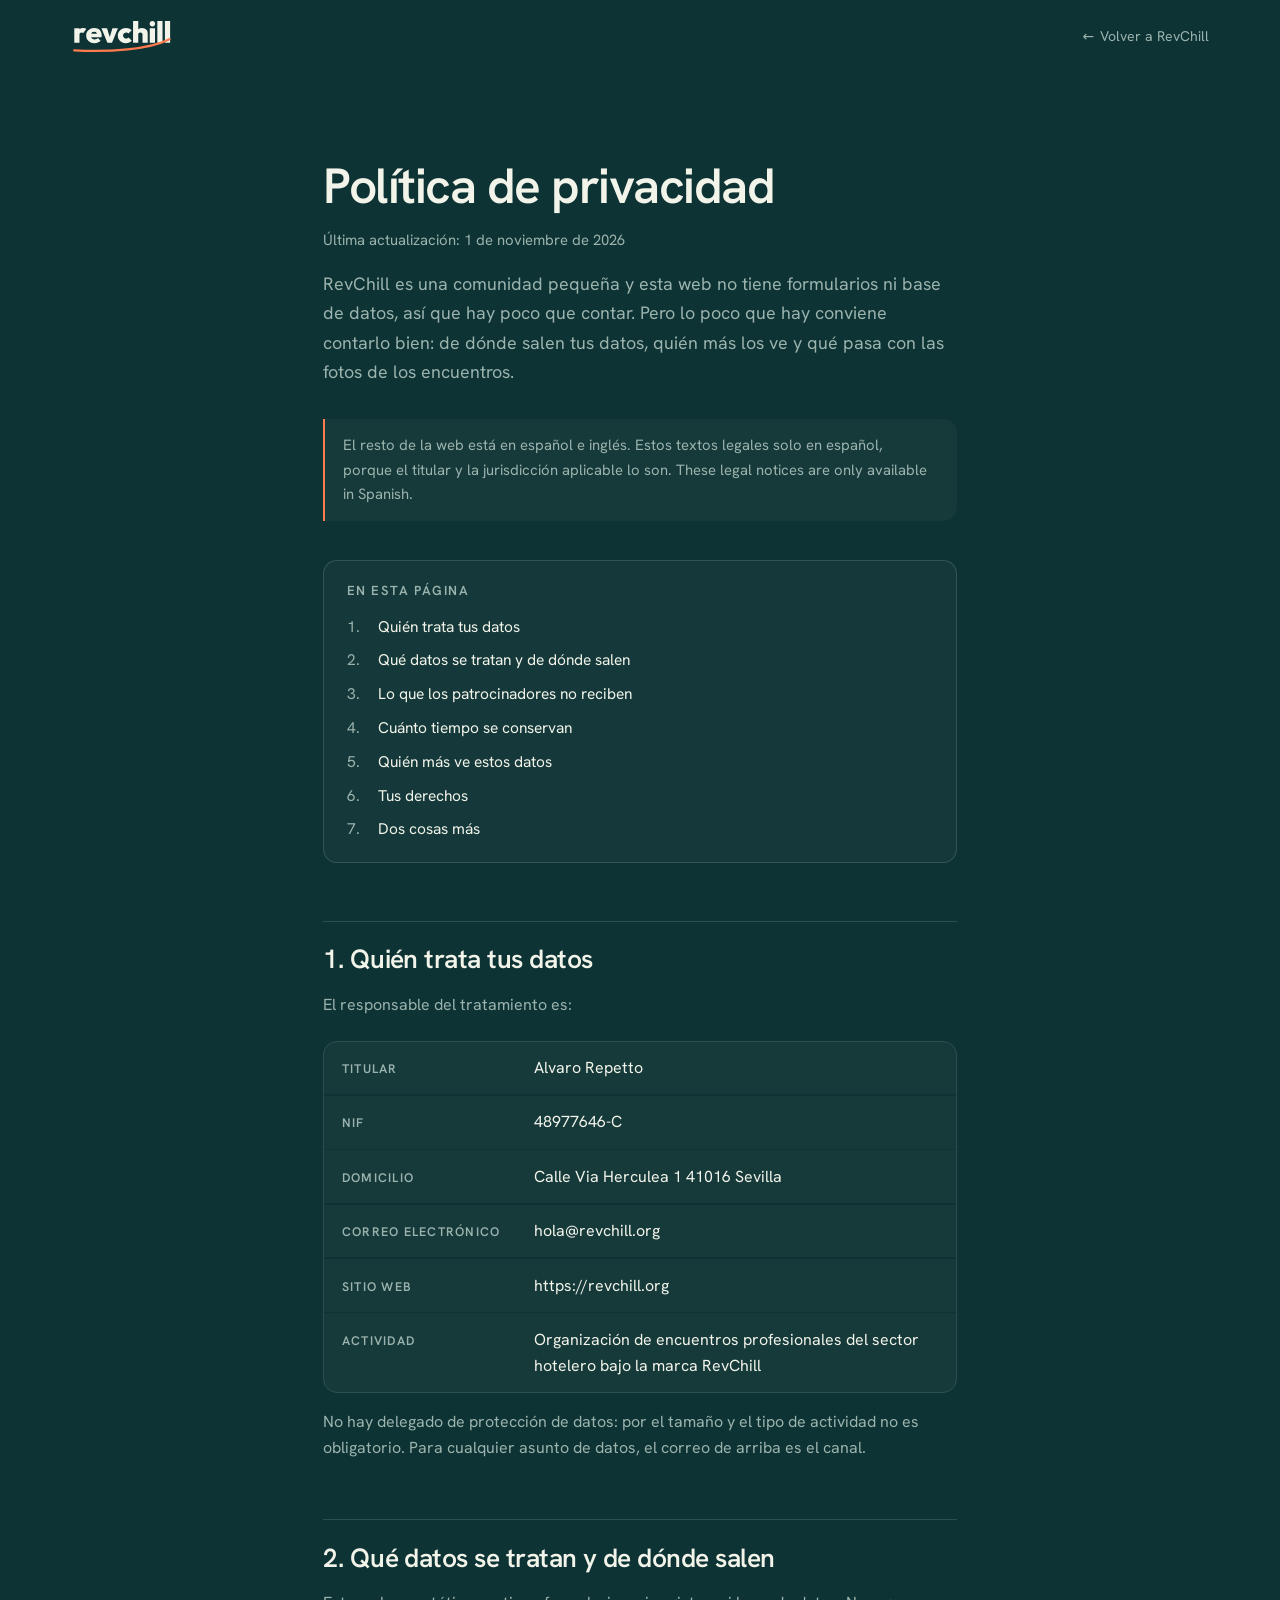
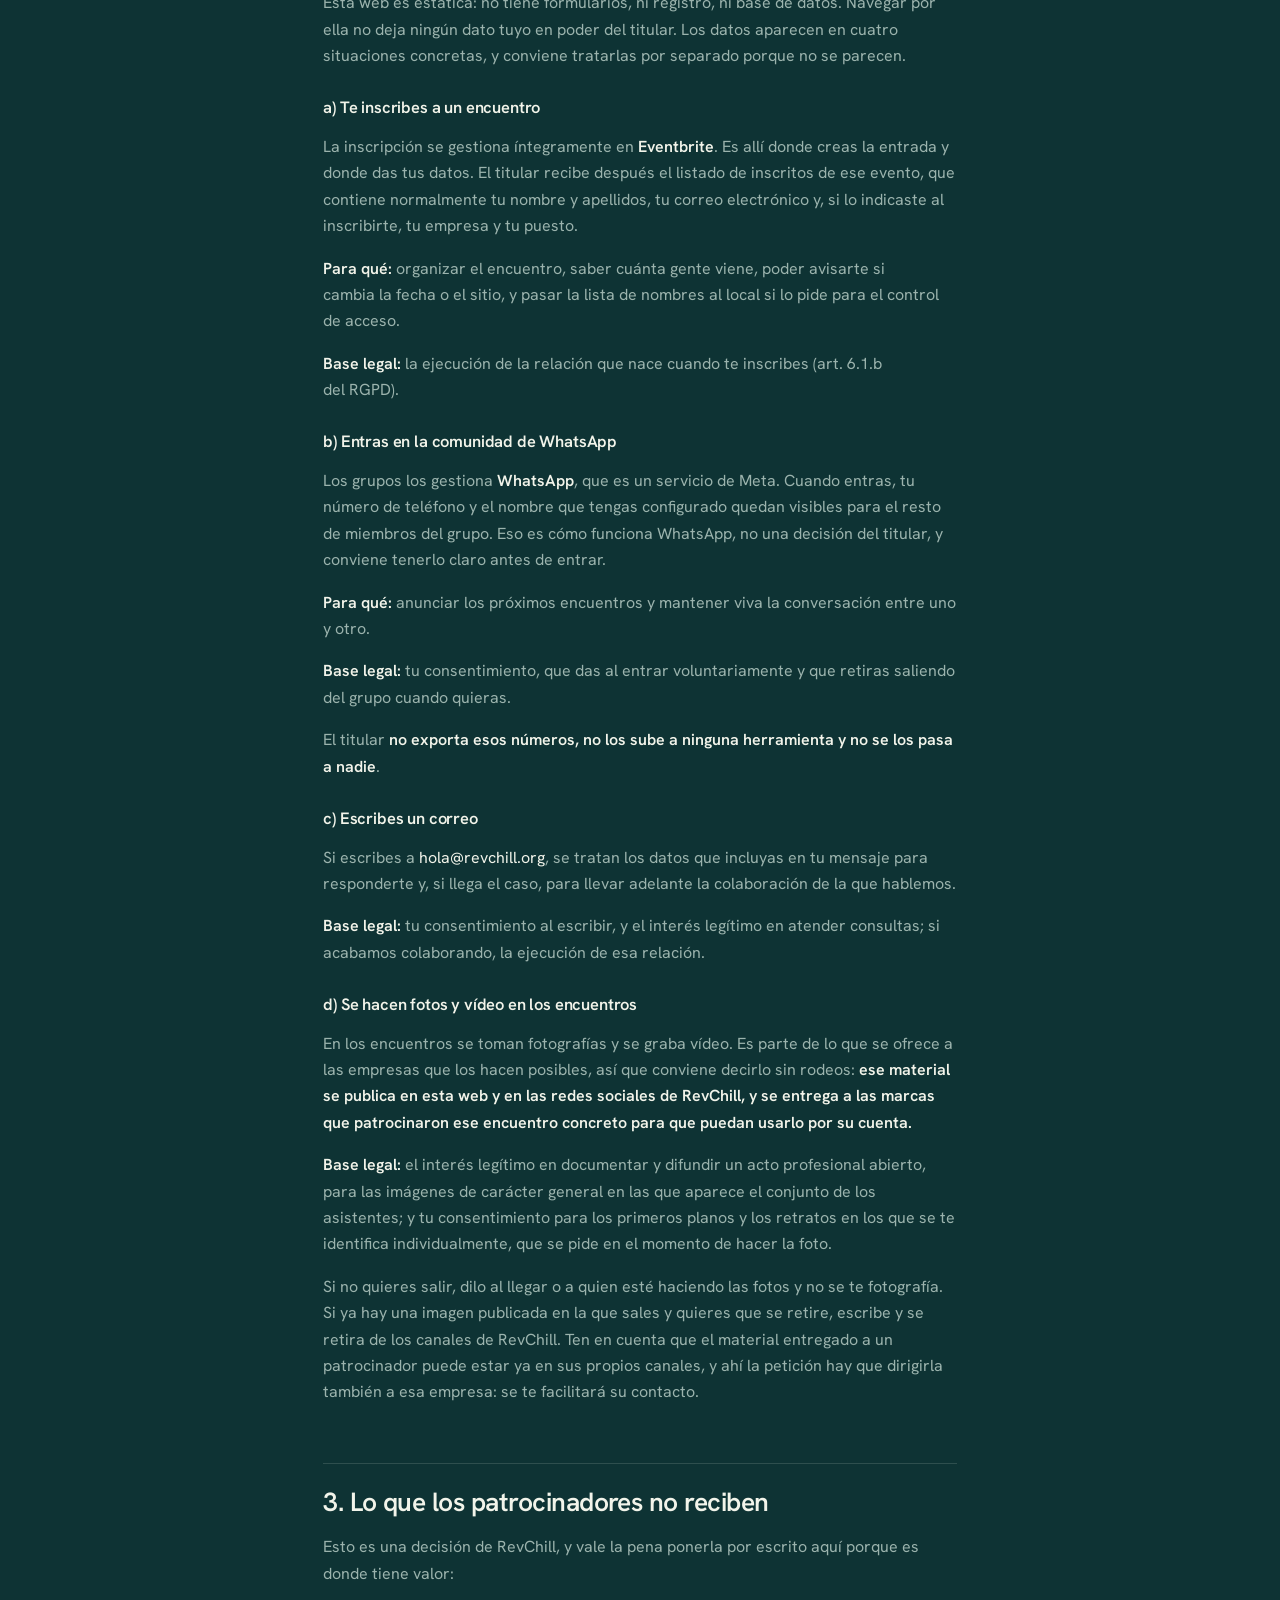
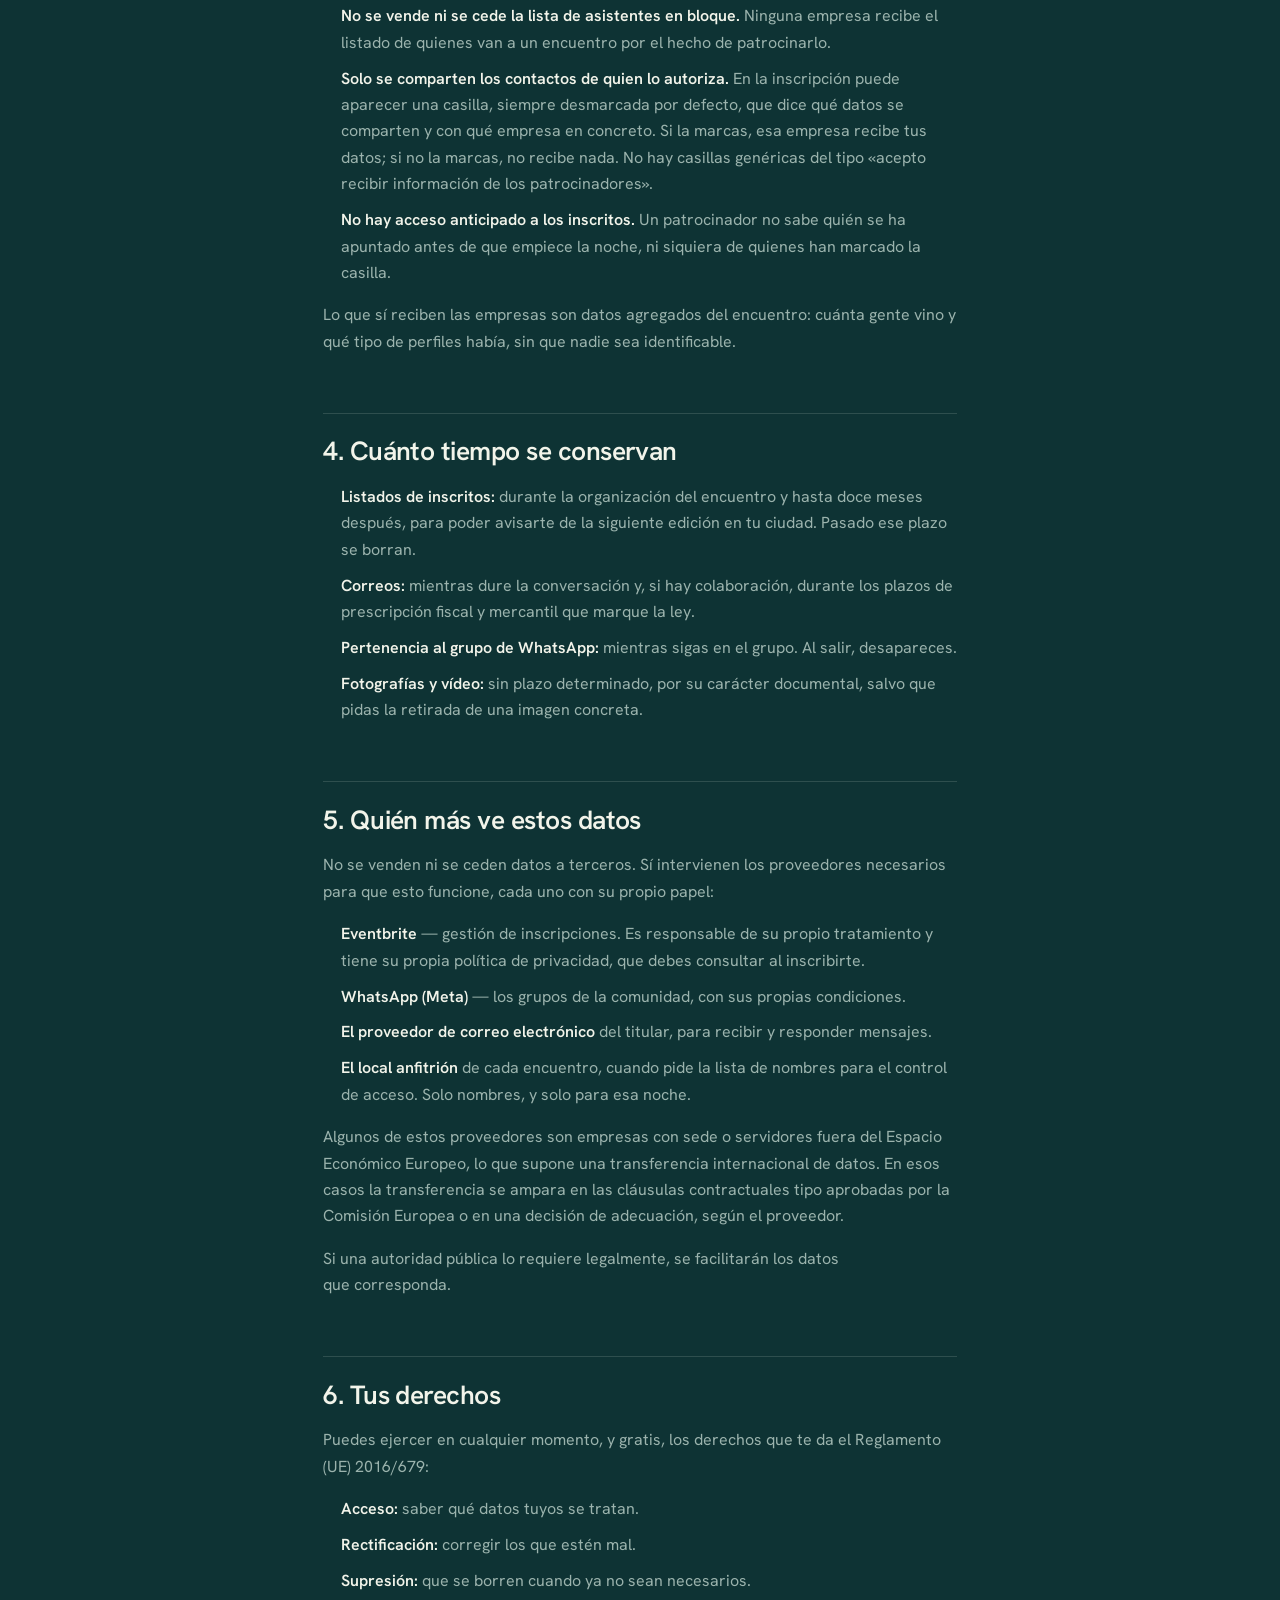
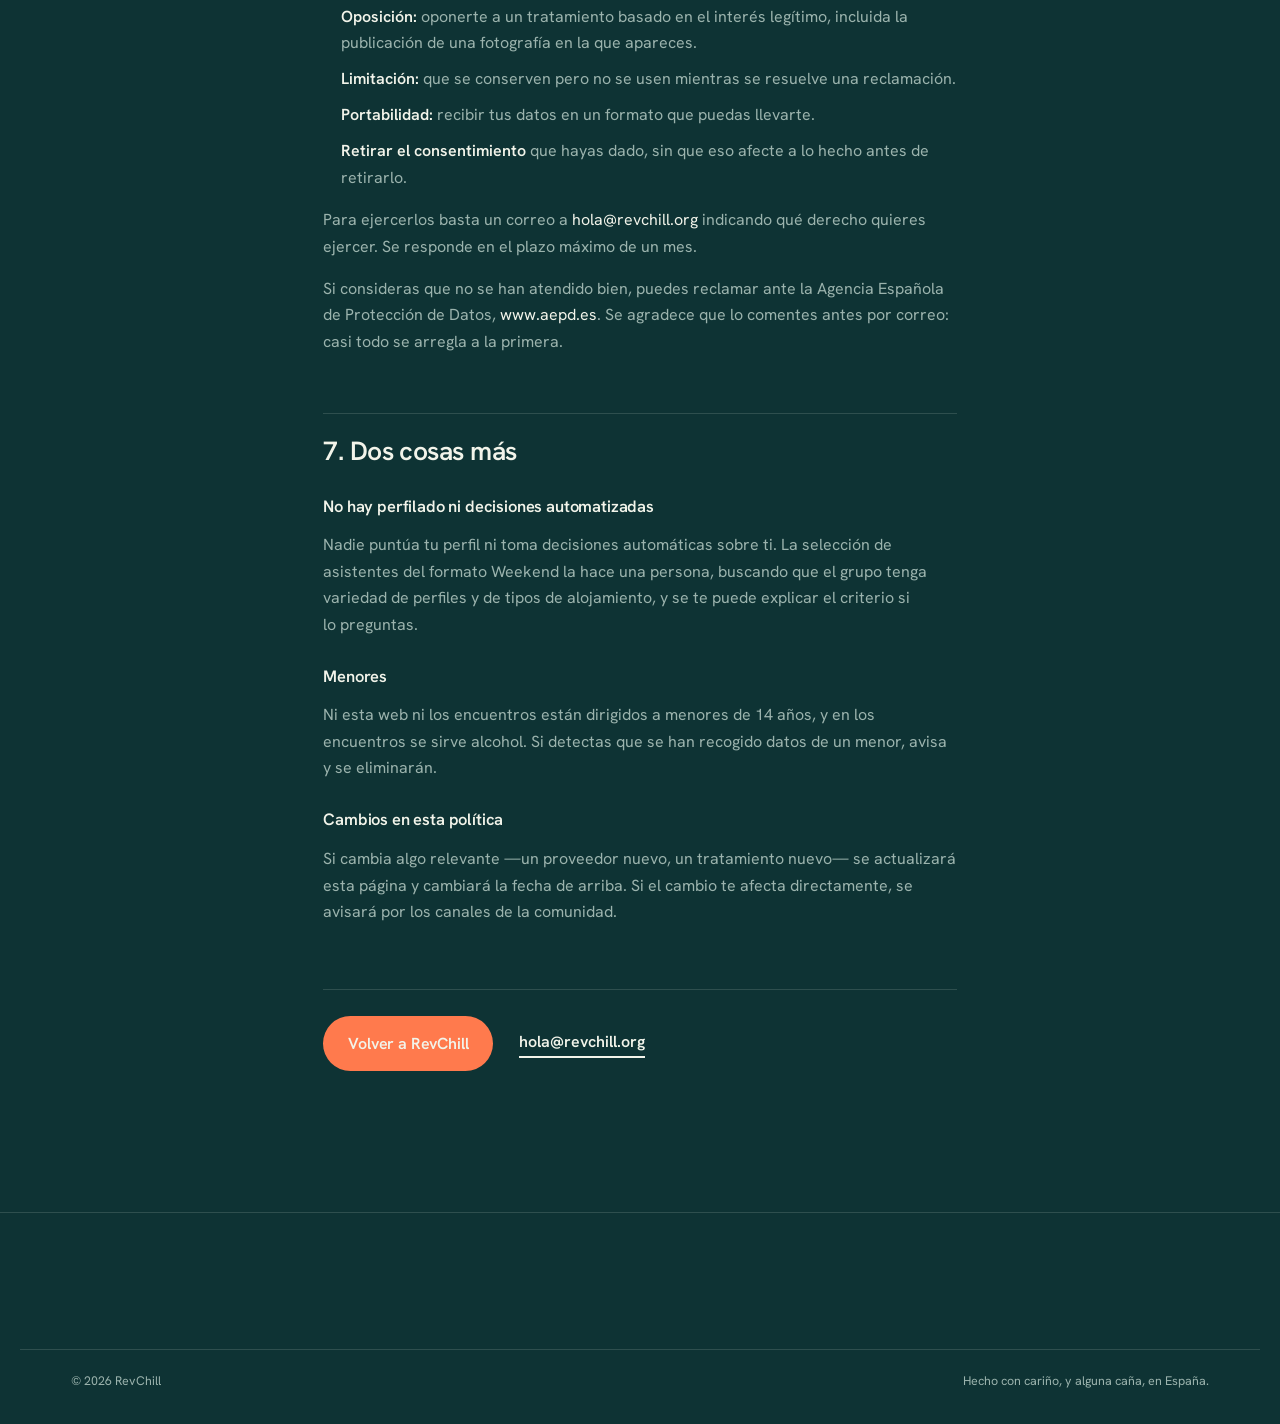
<file: privacidad.html>
<!doctype html>
<html lang="es">
<head>
<meta charset="utf-8">
<meta name="viewport" content="width=device-width, initial-scale=1">
<title>Política de privacidad · RevChill</title>
<meta name="description" content="Qué datos personales trata RevChill, con qué base legal, durante cuánto tiempo y qué derechos tienes. Incluye el aviso de fotografía en los encuentros.">
<meta name="theme-color" content="#0E3334">
<link rel="canonical" href="https://revchill.org/privacidad.html">
<meta name="robots" content="index, follow">
<meta property="og:type" content="website">
<meta property="og:locale" content="es_ES">
<meta property="og:site_name" content="RevChill">
<meta property="og:title" content="Política de privacidad · RevChill">
<meta property="og:description" content="Qué datos personales trata RevChill, con qué base legal, durante cuánto tiempo y qué derechos tienes. Incluye el aviso de fotografía en los encuentros.">
<meta property="og:url" content="https://revchill.org/privacidad.html">
<link rel="icon" href="assets/img/favicon.svg" type="image/svg+xml">
<link rel="apple-touch-icon" href="assets/img/apple-touch-icon.png">
<link rel="stylesheet" href="assets/css/fonts.css">
<link rel="stylesheet" href="assets/css/app.css">

<script type="application/ld+json">
{
 "@context": "https://schema.org",
 "@type": "WebPage",
 "name": "Política de privacidad",
 "description": "Qué datos personales trata RevChill, con qué base legal, durante cuánto tiempo y qué derechos tienes. Incluye el aviso de fotografía en los encuentros.",
 "url": "https://revchill.org/privacidad.html",
 "inLanguage": "es-ES",
 "dateModified": "2026-11-01",
 "isPartOf": { "@type": "WebSite", "name": "RevChill", "url": "https://revchill.org/" },
 "breadcrumb": {
  "@type": "BreadcrumbList",
  "itemListElement": [
   { "@type": "ListItem", "position": 1, "name": "RevChill", "item": "https://revchill.org/" },
   { "@type": "ListItem", "position": 2, "name": "Política de privacidad", "item": "https://revchill.org/privacidad.html" }
  ]
 }
}
</script>
</head>
<body>
<a class="skip" href="#main">Saltar al contenido</a>
<svg width="0" height="0" style="position:absolute" aria-hidden="true"><symbol id="rc-logo" viewBox="-4 -4 454.9 154.0"><g transform="translate(0,100.0)"><g transform="translate(0.000,0.000) scale(0.13514,-0.13514)" fill="currentColor"><path transform="translate(0.00,0)" d="M51 0V489H225V458Q273 499 349 499Q384 499 409.5 490.0Q435 481 453 462L352 327Q344 336 329.5 341.5Q315 347 297 347Q263 347 244.0 326.5Q225 306 225 266V0Z"/><path transform="translate(431.00,0)" d="M298 -11Q216 -11 153.0 21.5Q90 54 54.0 112.0Q18 170 18 245Q18 319 53.0 376.5Q88 434 148.5 467.5Q209 501 285 501Q359 501 416.5 469.5Q474 438 506.5 382.5Q539 327 539 256Q539 241 537.5 225.5Q536 210 531 190L188 188Q191 181 194 174Q208 144 234.0 129.0Q260 114 298 114Q334 114 361.5 126.0Q389 138 411 163L502 72Q466 31 414.5 10.0Q363 -11 298 -11ZM188 301 378 302Q376 313 372 322Q361 348 340.0 362.0Q319 376 287 376Q254 376 230.0 360.0Q206 344 193 315Q190 308 188 301Z"/><path transform="translate(963.00,0)" d="M198 0 -1 489H185L276 193L367 489H551L352 0Z"/><path transform="translate(1491.00,0)" d="M293 -11Q215 -11 152.5 22.0Q90 55 54.0 113.0Q18 171 18 244Q18 318 54.5 376.0Q91 434 153.5 467.5Q216 501 295 501Q352 501 399.0 482.0Q446 463 485 425L375 315Q360 330 340.5 337.5Q321 345 295 345Q267 345 244.5 332.5Q222 320 208.5 298.0Q195 276 195 245Q195 215 208.5 192.5Q222 170 244.5 157.0Q267 144 295 144Q323 144 343.0 153.0Q363 162 378 179L489 69Q448 29 400.5 9.0Q353 -11 293 -11Z"/><path transform="translate(1970.00,0)" d="M368 0V276Q368 310 348.0 329.5Q328 349 297 349Q276 349 259.5 340.0Q243 331 234.0 315.0Q225 299 225 276V0H51V729H225V460Q236 468 249 476Q292 499 349 499Q408 499 451.5 475.5Q495 452 518.5 411.0Q542 370 542 316V0Z"/><path transform="translate(2531.00,0)" d="M50 0V489H225V0ZM137 546Q98 546 72.0 572.5Q46 599 46 639Q46 678 72.0 705.0Q98 732 137 732Q178 732 203.5 705.0Q229 678 229 639Q229 599 203.5 572.5Q178 546 137 546Z"/><path transform="translate(2784.00,0)" d="M51 0V729H225V0Z"/><path transform="translate(3038.00,0)" d="M51 0V729H225V0Z"/></g></g><path d="M 6.7 20.0 C 97.9 24.5 177.9 22.5 249.1 15.5 C 329.2 8.0 391.5 -7.0 438.2 -30.0" fill="none" stroke="var(--accent)" stroke-width="10.50" stroke-linecap="round" transform="translate(0,114.0)"/></symbol></svg>

<header class="lnav" id="nav">
  <div class="lnav__in">
    <a href="index.html" aria-label="RevChill"><svg viewBox="-4 -4 454.9 154.0"><use href="#rc-logo"/></svg></a>
    <a class="lnav__back" href="index.html" aria-label="Volver a RevChill"><span aria-hidden="true">&larr;</span> <span>Volver a RevChill</span></a>
  </div>
</header>

<main id="main" class="lgl">
  <div class="wrap">
    <h1>Política de privacidad</h1>
    <p class="lgl__date">Última actualización: 1 de noviembre de 2026</p>
    <p class="lgl__intro">RevChill es una comunidad pequeña y esta web no tiene formularios ni base de datos, así que hay poco que contar. Pero lo poco que hay conviene contarlo bien: de dónde salen tus datos, quién más los ve y qué pasa con las fotos de los encuentros.</p>
    <div class="lgl__note"><p>El resto de la web está en español e inglés. Estos textos legales solo en español, porque el titular y la jurisdicción aplicable lo son. <span lang="en">These legal notices are only available in Spanish.</span></p></div>

    <nav class="lgl__toc" aria-label="Contenido de la página">
      <h2>En esta página</h2>
      <ol>
        <li><a href="#responsable">Quién trata tus datos</a></li>
        <li><a href="#datos">Qué datos se tratan y de dónde salen</a></li>
        <li><a href="#patrocinadores">Lo que los patrocinadores no reciben</a></li>
        <li><a href="#plazos">Cuánto tiempo se conservan</a></li>
        <li><a href="#destinatarios">Quién más ve estos datos</a></li>
        <li><a href="#derechos">Tus derechos</a></li>
        <li><a href="#otros">Dos cosas más</a></li>
      </ol>
    </nav>

    <section id="responsable">
      <h2 class="lgl__h">1. Quién trata tus datos</h2>

      <p>El responsable del tratamiento es:</p>
      <dl class="lgl__id">
        <div><dt>Titular</dt><dd>Alvaro Repetto</dd></div>
        <div><dt>NIF</dt><dd>48977646-C</dd></div>
        <div><dt>Domicilio</dt><dd>Calle Via Herculea 1 41016 Sevilla</dd></div>
        <div><dt>Correo electrónico</dt><dd><a href="mailto:hola@revchill.org">hola@revchill.org</a></dd></div>
        <div><dt>Sitio web</dt><dd>https://revchill.org</dd></div>
        <div><dt>Actividad</dt><dd>Organización de encuentros profesionales del sector hotelero bajo la marca RevChill</dd></div>
      </dl>
      <p>No hay delegado de protección de datos: por el tamaño y el tipo de actividad no es obligatorio.
      Para cualquier asunto de datos, el correo de arriba es el canal.</p>
    </section>
    <section id="datos">
      <h2 class="lgl__h">2. Qué datos se tratan y de dónde salen</h2>

      <p>Esta web es estática: no tiene formularios, ni registro, ni base de datos. Navegar por ella no deja
      ningún dato tuyo en poder del titular. Los datos aparecen en cuatro situaciones concretas, y conviene
      tratarlas por separado porque no se parecen.</p>

      <h3>a) Te inscribes a un encuentro</h3>
      <p>La inscripción se gestiona íntegramente en <b>Eventbrite</b>. Es allí donde creas la entrada y
      donde das tus datos. El titular recibe después el listado de inscritos de ese evento, que contiene
      normalmente tu nombre y apellidos, tu correo electrónico y, si lo indicaste al inscribirte, tu empresa
      y tu puesto.</p>
      <p><b>Para qué:</b> organizar el encuentro, saber cuánta gente viene, poder avisarte si cambia la
      fecha o el sitio, y pasar la lista de nombres al local si lo pide para el control de acceso.</p>
      <p><b>Base legal:</b> la ejecución de la relación que nace cuando te inscribes (art. 6.1.b del RGPD).</p>

      <h3>b) Entras en la comunidad de WhatsApp</h3>
      <p>Los grupos los gestiona <b>WhatsApp</b>, que es un servicio de Meta. Cuando entras, tu número de
      teléfono y el nombre que tengas configurado quedan visibles para el resto de miembros del grupo. Eso
      es cómo funciona WhatsApp, no una decisión del titular, y conviene tenerlo claro antes de entrar.</p>
      <p><b>Para qué:</b> anunciar los próximos encuentros y mantener viva la conversación entre uno y otro.</p>
      <p><b>Base legal:</b> tu consentimiento, que das al entrar voluntariamente y que retiras saliendo del
      grupo cuando quieras.</p>
      <p>El titular <b>no exporta esos números, no los sube a ninguna herramienta y no se los pasa a nadie</b>.</p>

      <h3>c) Escribes un correo</h3>
      <p>Si escribes a <a href="mailto:hola@revchill.org">hola@revchill.org</a>, se tratan los datos que
      incluyas en tu mensaje para responderte y, si llega el caso, para llevar adelante la colaboración de la que
      hablemos.</p>
      <p><b>Base legal:</b> tu consentimiento al escribir, y el interés legítimo en atender consultas; si
      acabamos colaborando, la ejecución de esa relación.</p>

      <h3>d) Se hacen fotos y vídeo en los encuentros</h3>
      <p>En los encuentros se toman fotografías y se graba vídeo. Es parte de lo que se ofrece a las
      empresas que los hacen posibles, así que conviene decirlo sin rodeos: <b>ese material se publica en
      esta web y en las redes sociales de RevChill, y se entrega a las marcas que patrocinaron ese
      encuentro concreto para que puedan usarlo por su cuenta.</b></p>
      <p><b>Base legal:</b> el interés legítimo en documentar y difundir un acto profesional abierto, para
      las imágenes de carácter general en las que aparece el conjunto de los asistentes; y tu consentimiento
      para los primeros planos y los retratos en los que se te identifica individualmente, que se pide en el
      momento de hacer la foto.</p>
      <p>Si no quieres salir, dilo al llegar o a quien esté haciendo las fotos y no se te fotografía. Si ya
      hay una imagen publicada en la que sales y quieres que se retire, escribe y se retira de los canales
      de RevChill. Ten en cuenta que el material entregado a un patrocinador puede estar ya en sus propios
      canales, y ahí la petición hay que dirigirla también a esa empresa: se te facilitará su contacto.</p>
    </section>
    <section id="patrocinadores">
      <h2 class="lgl__h">3. Lo que los patrocinadores no reciben</h2>

      <p>Esto es una decisión de RevChill, y vale la pena ponerla por escrito aquí porque es donde tiene
      valor:</p>
      <ul>
        <li><b>No se vende ni se cede la lista de asistentes en bloque.</b> Ninguna empresa recibe el
        listado de quienes van a un encuentro por el hecho de patrocinarlo.</li>
        <li><b>Solo se comparten los contactos de quien lo autoriza.</b> En la inscripción puede aparecer
        una casilla, siempre desmarcada por defecto, que dice qué datos se comparten y con qué empresa en
        concreto. Si la marcas, esa empresa recibe tus datos; si no la marcas, no recibe nada. No hay
        casillas genéricas del tipo «acepto recibir información de los patrocinadores».</li>
        <li><b>No hay acceso anticipado a los inscritos.</b> Un patrocinador no sabe quién se ha apuntado
        antes de que empiece la noche, ni siquiera de quienes han marcado la casilla.</li>
      </ul>
      <p>Lo que sí reciben las empresas son datos agregados del encuentro: cuánta gente vino y qué tipo de
      perfiles había, sin que nadie sea identificable.</p>
    </section>
    <section id="plazos">
      <h2 class="lgl__h">4. Cuánto tiempo se conservan</h2>

      <ul>
        <li><b>Listados de inscritos:</b> durante la organización del encuentro y hasta doce meses después,
        para poder avisarte de la siguiente edición en tu ciudad. Pasado ese plazo se borran.</li>
        <li><b>Correos:</b> mientras dure la conversación y, si hay colaboración, durante los plazos de
        prescripción fiscal y mercantil que marque la ley.</li>
        <li><b>Pertenencia al grupo de WhatsApp:</b> mientras sigas en el grupo. Al salir, desapareces.</li>
        <li><b>Fotografías y vídeo:</b> sin plazo determinado, por su carácter documental, salvo que pidas
        la retirada de una imagen concreta.</li>
      </ul>
    </section>
    <section id="destinatarios">
      <h2 class="lgl__h">5. Quién más ve estos datos</h2>

      <p>No se venden ni se ceden datos a terceros. Sí intervienen los proveedores necesarios para que esto
      funcione, cada uno con su propio papel:</p>
      <ul>
        <li><b>Eventbrite</b> — gestión de inscripciones. Es responsable de su propio tratamiento y tiene su
        propia política de privacidad, que debes consultar al inscribirte.</li>
        <li><b>WhatsApp (Meta)</b> — los grupos de la comunidad, con sus propias condiciones.</li>
        <li><b>El proveedor de correo electrónico</b> del titular, para recibir y responder mensajes.</li>
        <li><b>El local anfitrión</b> de cada encuentro, cuando pide la lista de nombres para el control de
        acceso. Solo nombres, y solo para esa noche.</li>
      </ul>
      <p>Algunos de estos proveedores son empresas con sede o servidores fuera del Espacio Económico
      Europeo, lo que supone una transferencia internacional de datos. En esos casos la transferencia se
      ampara en las cláusulas contractuales tipo aprobadas por la Comisión Europea o en una decisión de
      adecuación, según el proveedor.</p>
      <p>Si una autoridad pública lo requiere legalmente, se facilitarán los datos que corresponda.</p>
    </section>
    <section id="derechos">
      <h2 class="lgl__h">6. Tus derechos</h2>

      <p>Puedes ejercer en cualquier momento, y gratis, los derechos que te da el Reglamento (UE) 2016/679:</p>
      <ul>
        <li><b>Acceso:</b> saber qué datos tuyos se tratan.</li>
        <li><b>Rectificación:</b> corregir los que estén mal.</li>
        <li><b>Supresión:</b> que se borren cuando ya no sean necesarios.</li>
        <li><b>Oposición:</b> oponerte a un tratamiento basado en el interés legítimo, incluida la
        publicación de una fotografía en la que apareces.</li>
        <li><b>Limitación:</b> que se conserven pero no se usen mientras se resuelve una reclamación.</li>
        <li><b>Portabilidad:</b> recibir tus datos en un formato que puedas llevarte.</li>
        <li><b>Retirar el consentimiento</b> que hayas dado, sin que eso afecte a lo hecho antes de
        retirarlo.</li>
      </ul>
      <p>Para ejercerlos basta un correo a <a href="mailto:hola@revchill.org">hola@revchill.org</a>
      indicando qué derecho quieres ejercer. Se responde en el plazo máximo de un mes.</p>
      <p>Si consideras que no se han atendido bien, puedes reclamar ante la Agencia Española de Protección
      de Datos, <a href="https://www.aepd.es" target="_blank" rel="noopener">www.aepd.es</a>. Se agradece
      que lo comentes antes por correo: casi todo se arregla a la primera.</p>
    </section>
    <section id="otros">
      <h2 class="lgl__h">7. Dos cosas más</h2>

      <h3>No hay perfilado ni decisiones automatizadas</h3>
      <p>Nadie puntúa tu perfil ni toma decisiones automáticas sobre ti. La selección de asistentes del
      formato Weekend la hace una persona, buscando que el grupo tenga variedad de perfiles y de tipos
      de alojamiento, y se te puede explicar el criterio si lo preguntas.</p>

      <h3>Menores</h3>
      <p>Ni esta web ni los encuentros están dirigidos a menores de 14 años, y en los encuentros se sirve
      alcohol. Si detectas que se han recogido datos de un menor, avisa y se eliminarán.</p>

      <h3>Cambios en esta política</h3>
      <p>Si cambia algo relevante —un proveedor nuevo, un tratamiento nuevo— se actualizará esta página y
      cambiará la fecha de arriba. Si el cambio te afecta directamente, se avisará por los canales de la
      comunidad.</p>
    </section>


    <div class="lgl__end">
      <a class="btn" href="index.html">Volver a RevChill</a>
      <a class="link" href="mailto:hola@revchill.org">hola@revchill.org</a>
    </div>
  </div>
</main>

<footer class="foot">
  <div class="wrap foot__end">
    <span>© <span id="year">2026</span> RevChill</span>
    <span>Hecho con cariño, y alguna caña, en España.</span>
  </div>
</footer>

<script>document.getElementById("year").textContent = new Date().getFullYear();</script>
</body>
</html>
</file>
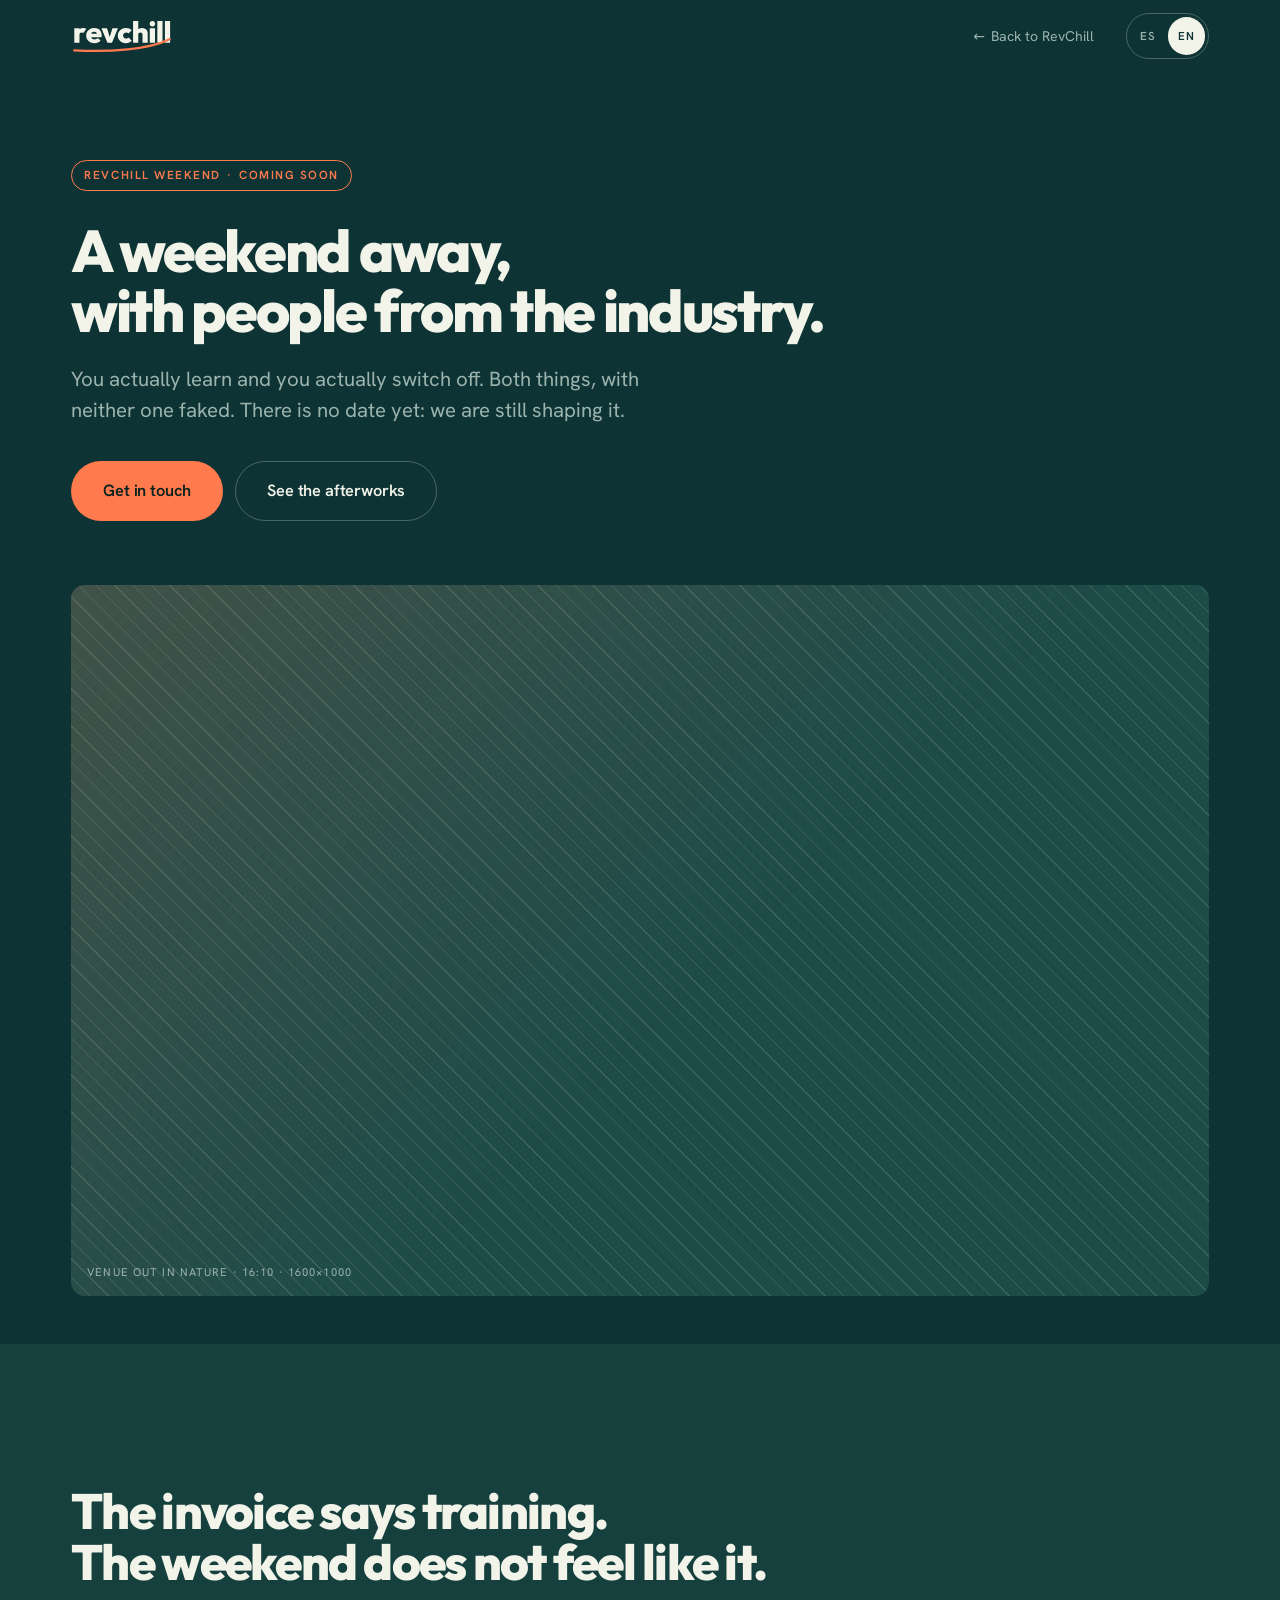
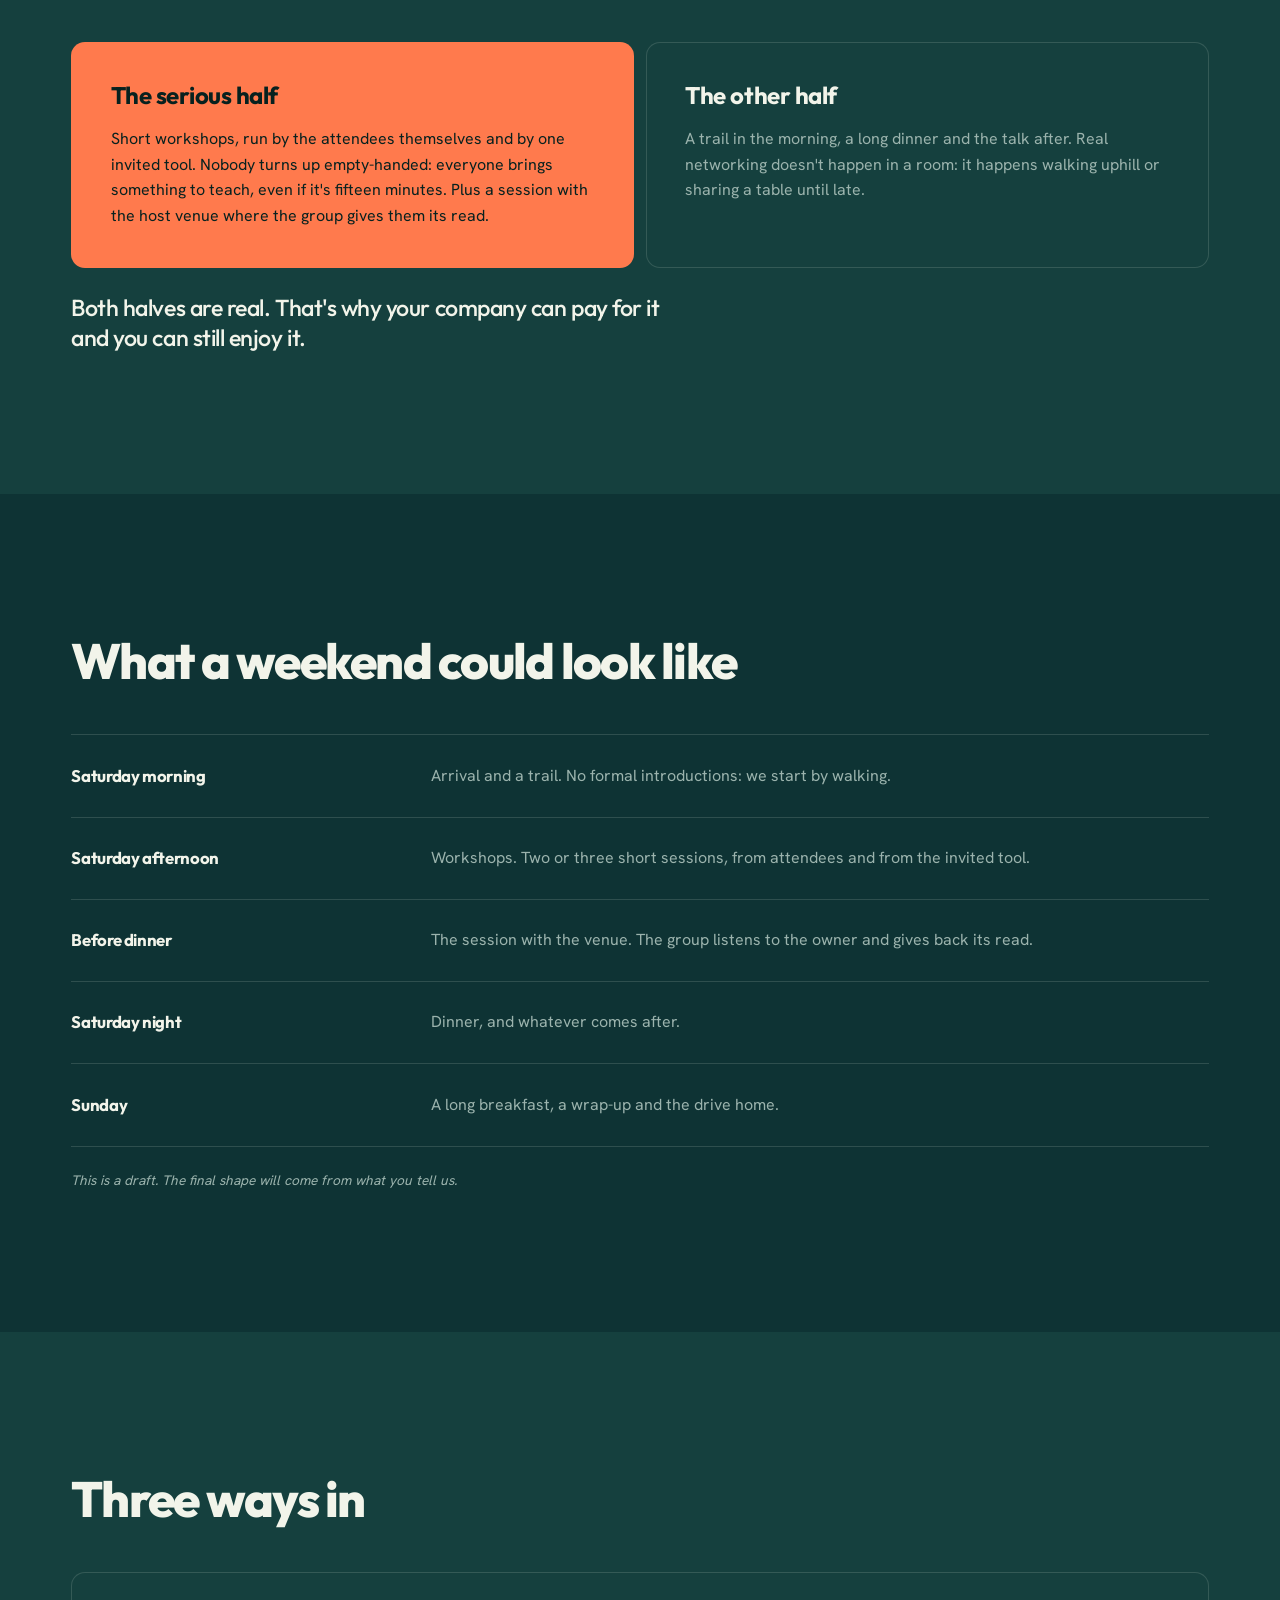
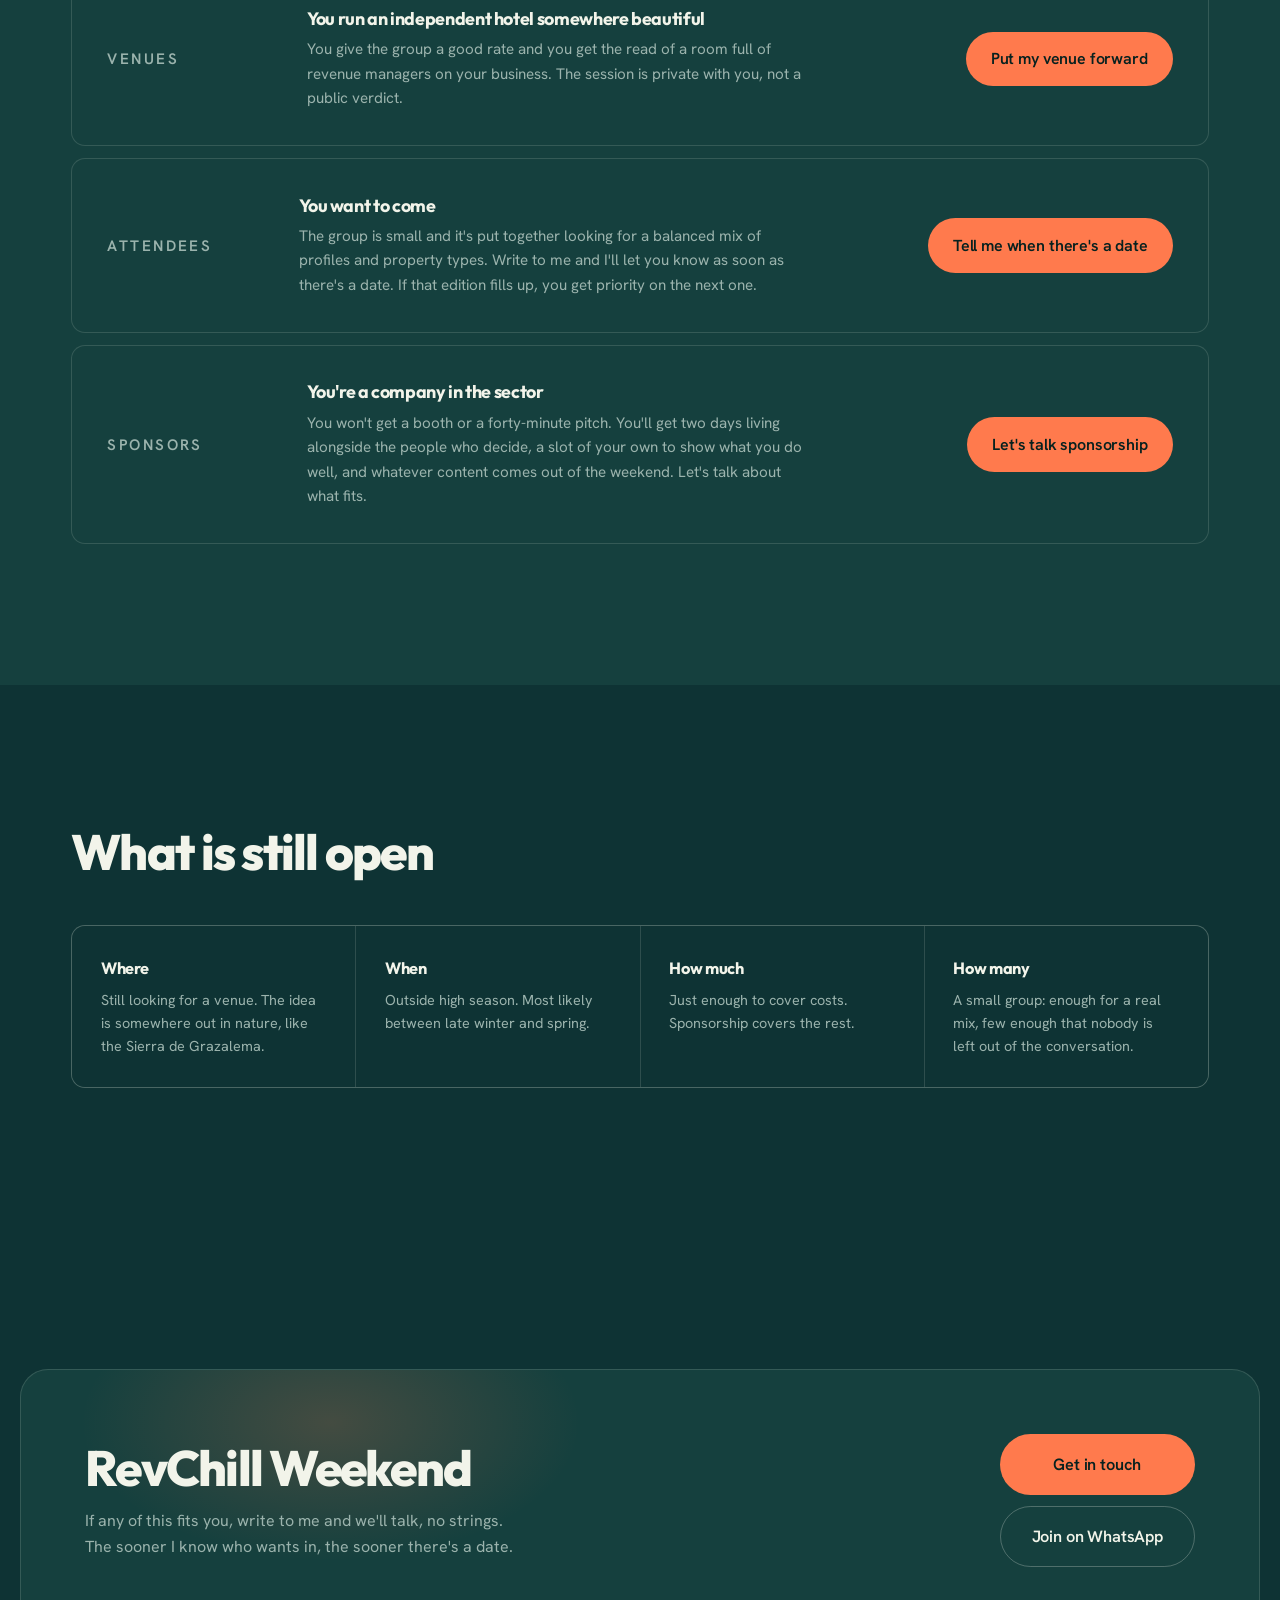
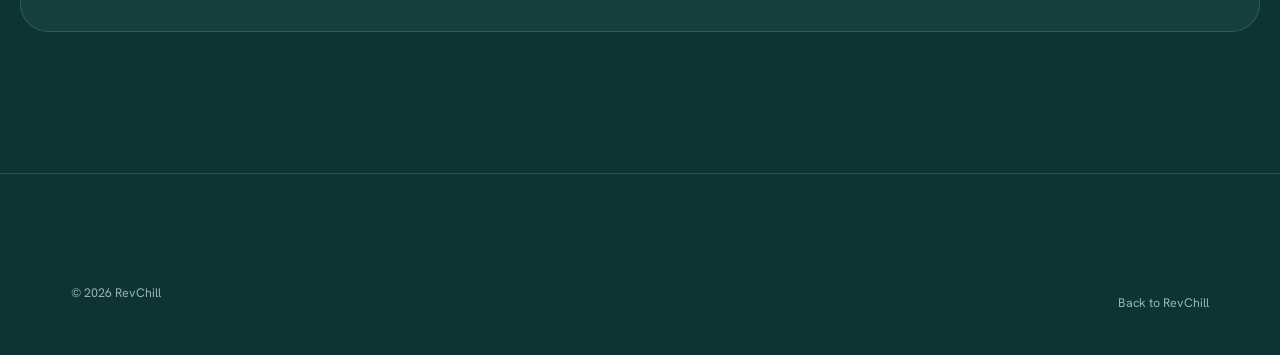
<file: weekend.html>
<!doctype html>
<html lang="es">
<head>
<meta charset="utf-8">
<meta name="viewport" content="width=device-width, initial-scale=1">
<title>RevChill Weekend</title>
<meta name="description" content="Un fin de semana fuera con gente del sector del Revenue Management. Workshops de verdad y desconexión de verdad. En preparación.">
<meta name="theme-color" content="#0E3334">
<!-- Despublicada: no se enlaza desde ningún sitio ni se indexa, hasta que
     se anuncie el formato. Para publicarla: quita esta etiqueta, saca las
     dos líneas de weekend.html de robots.txt, vuelve a meterla en
     sitemap.xml y recupera el enlace en el menú y en el pie de index.html. -->
<meta name="robots" content="noindex, nofollow">
<meta property="og:type" content="website">
<meta property="og:locale" content="es_ES">
<meta property="og:site_name" content="RevChill">
<meta property="og:title" content="RevChill Weekend">
<meta property="og:description" content="Un fin de semana fuera con gente del sector. Se aprende de verdad y se desconecta de verdad.">
<meta property="og:image" content="https://revchill.org/assets/img/og-weekend.jpg">
<meta property="og:image:width" content="1200">
<meta property="og:image:height" content="630">
<meta property="og:url" content="https://revchill.org/weekend.html">
<meta name="twitter:card" content="summary_large_image">
<link rel="canonical" href="https://revchill.org/weekend.html">
<link rel="icon" href="assets/img/favicon.svg" type="image/svg+xml">
<link rel="apple-touch-icon" href="assets/img/apple-touch-icon.png">
<link rel="stylesheet" href="assets/css/fonts.css">
<link rel="stylesheet" href="assets/css/app.css">

<script type="application/ld+json">
[
 {
  "@context": "https://schema.org",
  "@type": "WebPage",
  "@id": "https://revchill.org/weekend.html#page",
  "url": "https://revchill.org/weekend.html",
  "name": "RevChill Weekend",
  "inLanguage": "es-ES",
  "isPartOf": {
   "@id": "https://revchill.org/#site"
  },
  "about": {
   "@id": "https://revchill.org/#org"
  },
  "description": "Un fin de semana fuera con gente del sector del Revenue Management. Workshops entre asistentes y desconexión en la naturaleza. En preparación."
 },
 {
  "@context": "https://schema.org",
  "@type": "BreadcrumbList",
  "itemListElement": [
   {
    "@type": "ListItem",
    "position": 1,
    "name": "RevChill",
    "item": "https://revchill.org/"
   },
   {
    "@type": "ListItem",
    "position": 2,
    "name": "Weekend",
    "item": "https://revchill.org/weekend.html"
   }
  ]
 }
]
</script>
</head>
<body>
<a class="skip" href="#main" data-i18n="nav.skip">Saltar al contenido</a>
<svg width="0" height="0" style="position:absolute" aria-hidden="true"><symbol id="rc-logo" viewBox="-4 -4 454.9 154.0"><g transform="translate(0,100.0)"><g transform="translate(0.000,0.000) scale(0.13514,-0.13514)" fill="currentColor"><path transform="translate(0.00,0)" d="M51 0V489H225V458Q273 499 349 499Q384 499 409.5 490.0Q435 481 453 462L352 327Q344 336 329.5 341.5Q315 347 297 347Q263 347 244.0 326.5Q225 306 225 266V0Z"/><path transform="translate(431.00,0)" d="M298 -11Q216 -11 153.0 21.5Q90 54 54.0 112.0Q18 170 18 245Q18 319 53.0 376.5Q88 434 148.5 467.5Q209 501 285 501Q359 501 416.5 469.5Q474 438 506.5 382.5Q539 327 539 256Q539 241 537.5 225.5Q536 210 531 190L188 188Q191 181 194 174Q208 144 234.0 129.0Q260 114 298 114Q334 114 361.5 126.0Q389 138 411 163L502 72Q466 31 414.5 10.0Q363 -11 298 -11ZM188 301 378 302Q376 313 372 322Q361 348 340.0 362.0Q319 376 287 376Q254 376 230.0 360.0Q206 344 193 315Q190 308 188 301Z"/><path transform="translate(963.00,0)" d="M198 0 -1 489H185L276 193L367 489H551L352 0Z"/><path transform="translate(1491.00,0)" d="M293 -11Q215 -11 152.5 22.0Q90 55 54.0 113.0Q18 171 18 244Q18 318 54.5 376.0Q91 434 153.5 467.5Q216 501 295 501Q352 501 399.0 482.0Q446 463 485 425L375 315Q360 330 340.5 337.5Q321 345 295 345Q267 345 244.5 332.5Q222 320 208.5 298.0Q195 276 195 245Q195 215 208.5 192.5Q222 170 244.5 157.0Q267 144 295 144Q323 144 343.0 153.0Q363 162 378 179L489 69Q448 29 400.5 9.0Q353 -11 293 -11Z"/><path transform="translate(1970.00,0)" d="M368 0V276Q368 310 348.0 329.5Q328 349 297 349Q276 349 259.5 340.0Q243 331 234.0 315.0Q225 299 225 276V0H51V729H225V460Q236 468 249 476Q292 499 349 499Q408 499 451.5 475.5Q495 452 518.5 411.0Q542 370 542 316V0Z"/><path transform="translate(2531.00,0)" d="M50 0V489H225V0ZM137 546Q98 546 72.0 572.5Q46 599 46 639Q46 678 72.0 705.0Q98 732 137 732Q178 732 203.5 705.0Q229 678 229 639Q229 599 203.5 572.5Q178 546 137 546Z"/><path transform="translate(2784.00,0)" d="M51 0V729H225V0Z"/><path transform="translate(3038.00,0)" d="M51 0V729H225V0Z"/></g></g><path d="M 6.7 20.0 C 97.9 24.5 177.9 22.5 249.1 15.5 C 329.2 8.0 391.5 -7.0 438.2 -30.0" fill="none" stroke="var(--accent)" stroke-width="10.50" stroke-linecap="round" transform="translate(0,114.0)"/></symbol></svg>

<header class="lnav" id="nav">
  <div class="lnav__in">
    <a href="index.html" aria-label="RevChill"><svg viewBox="-4 -4 454.9 154.0"><use href="#rc-logo"/></svg></a>
    <a class="lnav__back" href="index.html" aria-label="Volver a RevChill"><span aria-hidden="true">&larr;</span> <span data-i18n="wk.back">Volver a RevChill</span></a>
    <div class="lang" role="group" aria-label="Idioma / Language" style="margin-left:1rem">
      <button type="button" data-lang="es" aria-pressed="true">ES</button>
      <button type="button" data-lang="en" aria-pressed="false">EN</button>
    </div>
  </div>
</header>

<main id="main">

<!-- HERO -->
<section class="lhero">
  <div class="wrap">
    <p class="lhero__badge"><b data-i18n="wk.name">RevChill Weekend</b> <span aria-hidden="true">·</span> <span data-i18n="wk.badge">En preparación</span></p>
    <h1 class="h-display" data-i18n="wk.hero">Un fin de semana fuera,<br>con gente del sector.</h1>
    <p class="lead" style="margin-top:1.5rem" data-i18n="wk.heroSub">Se aprende de verdad y se desconecta de verdad. Las dos cosas, sin fingir ninguna. Todavía no hay fecha: estamos dándole forma.</p>
    <div class="lhero__cta">
      <a class="btn btn--lg" data-js="wk-general" data-i18n="wk.cta">Escríbeme</a>
      <a class="btn btn--lg btn--ghost" href="index.html#agenda" data-i18n="wk.cta2">Ver los afterworks</a>
    </div>
    <figure class="lshot ph" data-ph-key="wk.heroPhoto" data-ph="Alojamiento en la naturaleza · 16:10 · 1600×1000"></figure>
  </div>
</section>

<!-- LA DUALIDAD -->
<section class="sec sec--tint">
  <div class="wrap">
    <h2 class="h-sec" data-i18n="wk.duoTitle">La factura dice formación.<br>El fin de semana no lo parece.</h2>
    <div class="duo">
      <article class="duo__p"><h3 data-i18n="wk.duoA">La parte seria</h3><p data-i18n="wk.duoAd">Workshops cortos, de los propios asistentes y de alguna herramienta invitada. Nadie viene con las manos vacías: cada uno trae algo que enseñar, aunque sean quince minutos. Y una sesión con el alojamiento anfitrión donde el grupo le da su criterio.</p></article>
      <article class="duo__p"><h3 data-i18n="wk.duoB">La otra parte</h3><p data-i18n="wk.duoBd">Ruta por la mañana, cena larga y sobremesa. El networking de verdad no pasa en una sala: pasa subiendo una cuesta o compartiendo mesa hasta tarde.</p></article>
    </div>
    <p class="duo__end" data-i18n="wk.duoEnd">Las dos partes son reales. Por eso tu empresa puede pagarlo y tú puedes disfrutarlo.</p>
  </div>
</section>

<!-- CÓMO PINTA -->
<section class="sec">
  <div class="wrap">
    <h2 class="h-sec" data-i18n="wk.tlTitle">Cómo pinta un fin de semana</h2>
    <div class="tl">
      <div class="tl__row"><p class="tl__when" data-i18n="wk.t1">Sábado por la mañana</p><p class="tl__what" data-i18n="wk.t1d">Llegada y ruta. Nada de presentaciones formales: se empieza andando.</p></div>
      <div class="tl__row"><p class="tl__when" data-i18n="wk.t2">Sábado por la tarde</p><p class="tl__what" data-i18n="wk.t2d">Workshops. Dos o tres sesiones cortas, de asistentes y de la herramienta invitada.</p></div>
      <div class="tl__row"><p class="tl__when" data-i18n="wk.t3">Antes de cenar</p><p class="tl__what" data-i18n="wk.t3d">La sesión con el alojamiento. El grupo escucha al propietario y le devuelve su criterio.</p></div>
      <div class="tl__row"><p class="tl__when" data-i18n="wk.t4">Sábado noche</p><p class="tl__what" data-i18n="wk.t4d">Cena y lo que surja.</p></div>
      <div class="tl__row"><p class="tl__when" data-i18n="wk.t5">Domingo</p><p class="tl__what" data-i18n="wk.t5d">Desayuno largo, cierre y vuelta a casa.</p></div>
    </div>
    <p class="tl__note" data-i18n="wk.tlNote">Esto es un borrador. La forma final saldrá de lo que nos contéis.</p>
  </div>
</section>

<!-- TRES FORMAS DE ENTRAR -->
<section class="sec sec--tint" id="participar">
  <div class="wrap">
    <h2 class="h-sec" data-i18n="wk.waysTitle">Tres formas de entrar</h2>
    <div class="ways">
      <article class="way">
        <p class="way__k" data-i18n="wk.w1k">Alojamientos</p>
        <div><h3 data-i18n="wk.w1t">Tienes un hotel independiente en un sitio bonito</h3><p data-i18n="wk.w1d">Nos das buena tarifa para el grupo y te llevas el criterio de una sala llena de revenue managers sobre tu negocio. La sesión es privada contigo, no un juicio público.</p></div>
        <a class="btn" data-js="wk-venue" data-i18n="wk.w1c">Proponer mi alojamiento</a>
      </article>
      <article class="way">
        <p class="way__k" data-i18n="wk.w2k">Asistentes</p>
        <div><h3 data-i18n="wk.w2t">Quieres venir</h3><p data-i18n="wk.w2d">El grupo es pequeño y se arma buscando una mezcla equilibrada de perfiles y de tipos de alojamiento. Escríbeme y te aviso en cuanto haya fecha. Si esa edición se llena, tienes prioridad en la siguiente.</p></div>
        <a class="btn" data-js="wk-attend" data-i18n="wk.w2c">Avísame cuando haya fecha</a>
      </article>
      <article class="way">
        <p class="way__k" data-i18n="wk.w3k">Patrocinadores</p>
        <div><h3 data-i18n="wk.w3t">Eres una empresa del sector</h3><p data-i18n="wk.w3d">No vas a tener un stand ni cuarenta minutos de pitch. Vas a tener dos días conviviendo con gente que decide, un espacio propio para enseñar lo que hacéis bien, y el contenido que salga del fin de semana. Hablamos de qué encaja.</p></div>
        <a class="btn" data-js="wk-sponsor" data-i18n="wk.w3c">Hablemos de patrocinio</a>
      </article>
    </div>
  </div>
</section>

<!-- LO QUE SIGUE ABIERTO -->
<section class="sec">
  <div class="wrap">
    <h2 class="h-sec" data-i18n="wk.openTitle">Lo que todavía no está cerrado</h2>
    <dl class="pend">
      <div><dt data-i18n="wk.o1">Dónde</dt><dd data-i18n="wk.o1d">Buscando alojamiento. La idea es un sitio en plena naturaleza, tipo Sierra de Grazalema.</dd></div>
      <div><dt data-i18n="wk.o2">Cuándo</dt><dd data-i18n="wk.o2d">Fuera de temporada alta. Probablemente entre finales de invierno y primavera.</dd></div>
      <div><dt data-i18n="wk.o3">Cuánto</dt><dd data-i18n="wk.o3d">Lo justo para cubrir gastos. El patrocinio cubre el resto.</dd></div>
      <div><dt data-i18n="wk.o4">Cuánta gente</dt><dd data-i18n="wk.o4d">Grupo pequeño: suficiente para que haya mezcla, poco para que nadie se quede fuera de la conversación.</dd></div>
    </dl>
  </div>
</section>

<!-- PARTNERS DEL WEEKEND · oculto mientras no haya ninguno -->
<section class="sec sec--slim" id="wkPartners" hidden>
  <div class="wrap">
    <h2 class="h-small" data-i18n="wk.partners">Hacen posible este fin de semana</h2>
    <div class="wall" id="wkWall"></div>
  </div>
</section>

<!-- CIERRE -->
<section class="cta">
  <div class="wrap cta__in">
    <div><h2 class="h-sec" data-i18n="wk.name">RevChill Weekend</h2><p data-i18n="wk.closing">Si algo de esto te encaja, escríbeme y lo hablamos sin compromiso. Cuanto antes sepa quién quiere entrar, antes hay fecha.</p></div>
    <div class="cta__actions">
      <a class="btn btn--lg" data-js="wk-general" data-i18n="wk.cta">Escríbeme</a>
      <a class="btn btn--lg btn--ghost" data-js="whatsapp" data-i18n="comm.cta1">Entrar en WhatsApp</a>
    </div>
  </div>
</section>

</main>

<footer class="foot">
  <div class="wrap foot__end" style="margin-top:0;border-top:0">
    <span>© <span id="year"></span> RevChill</span>
    <span><a href="index.html" data-i18n="wk.back">Volver a RevChill</a></span>
  </div>
</footer>

<script src="assets/js/data.js"></script>
<script src="assets/js/i18n.js"></script>
<script src="assets/js/app.js"></script>
</body>
</html>
</file>
<file: assets/css/fonts.css>
/* Tipografías servidas desde el propio dominio.
   Antes venían de fonts.googleapis.com, lo que enviaba la IP de cada
   visitante a Google en cada carga. Sirviéndolas desde aquí, la web no
   hace ni una sola petición a terceros: por eso la página de cookies
   puede decir que no hay rastreo sin letra pequeña.
   Outfit y Hanken Grotesk son SIL Open Font License 1.1. */

@font-face{
  font-family:'Outfit';
  font-style:normal;
  font-weight:500;
  font-display:swap;
  src:url('../fonts/outfit-latin-500-normal.woff2') format('woff2');
  unicode-range:U+0000-00FF,U+0131,U+0152-0153,U+02BB-02BC,U+02C6,U+02DA,U+02DC,U+0304,U+0308,U+0329,U+2000-206F,U+20AC,U+2122,U+2191,U+2193,U+2212,U+2215,U+FEFF,U+FFFD;
}
@font-face{
  font-family:'Outfit';
  font-style:normal;
  font-weight:500;
  font-display:swap;
  src:url('../fonts/outfit-latin-ext-500-normal.woff2') format('woff2');
  unicode-range:U+0100-02BA,U+02BD-02C5,U+02C7-02CC,U+02CE-02D7,U+02DD-02FF,U+0304,U+0308,U+0329,U+1D00-1DBF,U+1E00-1E9F,U+1EF2-1EFF,U+2020,U+20A0-20AB,U+20AD-20C0,U+2113,U+2C60-2C7F,U+A720-A7FF;
}
@font-face{
  font-family:'Outfit';
  font-style:normal;
  font-weight:700;
  font-display:swap;
  src:url('../fonts/outfit-latin-700-normal.woff2') format('woff2');
  unicode-range:U+0000-00FF,U+0131,U+0152-0153,U+02BB-02BC,U+02C6,U+02DA,U+02DC,U+0304,U+0308,U+0329,U+2000-206F,U+20AC,U+2122,U+2191,U+2193,U+2212,U+2215,U+FEFF,U+FFFD;
}
@font-face{
  font-family:'Outfit';
  font-style:normal;
  font-weight:700;
  font-display:swap;
  src:url('../fonts/outfit-latin-ext-700-normal.woff2') format('woff2');
  unicode-range:U+0100-02BA,U+02BD-02C5,U+02C7-02CC,U+02CE-02D7,U+02DD-02FF,U+0304,U+0308,U+0329,U+1D00-1DBF,U+1E00-1E9F,U+1EF2-1EFF,U+2020,U+20A0-20AB,U+20AD-20C0,U+2113,U+2C60-2C7F,U+A720-A7FF;
}
@font-face{
  font-family:'Outfit';
  font-style:normal;
  font-weight:800;
  font-display:swap;
  src:url('../fonts/outfit-latin-800-normal.woff2') format('woff2');
  unicode-range:U+0000-00FF,U+0131,U+0152-0153,U+02BB-02BC,U+02C6,U+02DA,U+02DC,U+0304,U+0308,U+0329,U+2000-206F,U+20AC,U+2122,U+2191,U+2193,U+2212,U+2215,U+FEFF,U+FFFD;
}
@font-face{
  font-family:'Outfit';
  font-style:normal;
  font-weight:800;
  font-display:swap;
  src:url('../fonts/outfit-latin-ext-800-normal.woff2') format('woff2');
  unicode-range:U+0100-02BA,U+02BD-02C5,U+02C7-02CC,U+02CE-02D7,U+02DD-02FF,U+0304,U+0308,U+0329,U+1D00-1DBF,U+1E00-1E9F,U+1EF2-1EFF,U+2020,U+20A0-20AB,U+20AD-20C0,U+2113,U+2C60-2C7F,U+A720-A7FF;
}
@font-face{
  font-family:'Hanken Grotesk';
  font-style:normal;
  font-weight:400;
  font-display:swap;
  src:url('../fonts/hanken-grotesk-latin-400-normal.woff2') format('woff2');
  unicode-range:U+0000-00FF,U+0131,U+0152-0153,U+02BB-02BC,U+02C6,U+02DA,U+02DC,U+0304,U+0308,U+0329,U+2000-206F,U+20AC,U+2122,U+2191,U+2193,U+2212,U+2215,U+FEFF,U+FFFD;
}
@font-face{
  font-family:'Hanken Grotesk';
  font-style:normal;
  font-weight:400;
  font-display:swap;
  src:url('../fonts/hanken-grotesk-latin-ext-400-normal.woff2') format('woff2');
  unicode-range:U+0100-02BA,U+02BD-02C5,U+02C7-02CC,U+02CE-02D7,U+02DD-02FF,U+0304,U+0308,U+0329,U+1D00-1DBF,U+1E00-1E9F,U+1EF2-1EFF,U+2020,U+20A0-20AB,U+20AD-20C0,U+2113,U+2C60-2C7F,U+A720-A7FF;
}
@font-face{
  font-family:'Hanken Grotesk';
  font-style:normal;
  font-weight:500;
  font-display:swap;
  src:url('../fonts/hanken-grotesk-latin-500-normal.woff2') format('woff2');
  unicode-range:U+0000-00FF,U+0131,U+0152-0153,U+02BB-02BC,U+02C6,U+02DA,U+02DC,U+0304,U+0308,U+0329,U+2000-206F,U+20AC,U+2122,U+2191,U+2193,U+2212,U+2215,U+FEFF,U+FFFD;
}
@font-face{
  font-family:'Hanken Grotesk';
  font-style:normal;
  font-weight:500;
  font-display:swap;
  src:url('../fonts/hanken-grotesk-latin-ext-500-normal.woff2') format('woff2');
  unicode-range:U+0100-02BA,U+02BD-02C5,U+02C7-02CC,U+02CE-02D7,U+02DD-02FF,U+0304,U+0308,U+0329,U+1D00-1DBF,U+1E00-1E9F,U+1EF2-1EFF,U+2020,U+20A0-20AB,U+20AD-20C0,U+2113,U+2C60-2C7F,U+A720-A7FF;
}
@font-face{
  font-family:'Hanken Grotesk';
  font-style:normal;
  font-weight:600;
  font-display:swap;
  src:url('../fonts/hanken-grotesk-latin-600-normal.woff2') format('woff2');
  unicode-range:U+0000-00FF,U+0131,U+0152-0153,U+02BB-02BC,U+02C6,U+02DA,U+02DC,U+0304,U+0308,U+0329,U+2000-206F,U+20AC,U+2122,U+2191,U+2193,U+2212,U+2215,U+FEFF,U+FFFD;
}
@font-face{
  font-family:'Hanken Grotesk';
  font-style:normal;
  font-weight:600;
  font-display:swap;
  src:url('../fonts/hanken-grotesk-latin-ext-600-normal.woff2') format('woff2');
  unicode-range:U+0100-02BA,U+02BD-02C5,U+02C7-02CC,U+02CE-02D7,U+02DD-02FF,U+0304,U+0308,U+0329,U+1D00-1DBF,U+1E00-1E9F,U+1EF2-1EFF,U+2020,U+20A0-20AB,U+20AD-20C0,U+2113,U+2C60-2C7F,U+A720-A7FF;
}
</file>
<file: assets/css/app.css>
/* =========================================================================
   RevChill v2
   Sistema: CSS nativo + tokens. Sin framework, sin build.
   Tema: un solo mundo visual, en dos modos (oscuro por defecto, claro si el
   sistema lo pide). Ninguna sección invierte el tema a mitad de página.
   Radios: superficies 14px, botones píldora, imágenes 14px. Una sola escala.
   ========================================================================= */

/* ---------- tokens ---------- */
:root {
  --bg:        #0E3334;
  --surface:   #15403E;
  --surface-2: #1C4B48;
  --fg:        #F2F4EA;
  --fg-dim:    #9BB3AD;
  --line:      rgba(242,244,234,.14);
  --line-2:    rgba(242,244,234,.26);
  --accent:    #FF7A4D;
  --accent-fg: #07211F;
  --lima:      #D7E86B;
  --shadow:    0 24px 60px rgba(4,18,18,.45);

  --display: "Outfit", system-ui, sans-serif;
  --body: "Hanken Grotesk", system-ui, -apple-system, "Segoe UI", sans-serif;

  --gut: clamp(1.25rem, 4vw, 3.5rem);
  --maxw: 1240px;
  --r: 14px;
  --ease: cubic-bezier(.16,1,.3,1);
  --sec-y: clamp(5rem, 11vw, 10rem);
  color-scheme: dark;
}

/* La web va siempre en verde oscuro, también si el sistema está en modo
   claro. color-scheme se lo dice al navegador para que los controles
   nativos (scrollbar, autocompletado, selects) salgan oscuros y no
   desentonen. El único documento claro del proyecto es partners.html,
   que es un dossier pensado para leerse e imprimirse. */

/* ---------- reset ---------- */
*,*::before,*::after{box-sizing:border-box}
*{margin:0}
html{scroll-behavior:smooth;scroll-padding-top:96px;-webkit-text-size-adjust:100%}
body{
  background:var(--bg);color:var(--fg);
  font-family:var(--body);font-size:clamp(1rem,.97rem+.15vw,1.08rem);
  line-height:1.6;-webkit-font-smoothing:antialiased;overflow-x:hidden;
}
img,svg,video{display:block;max-width:100%}
a{color:inherit;text-decoration:none}
button{font:inherit;color:inherit;background:none;border:0;cursor:pointer}
ul,ol{list-style:none;padding:0}
dl,dd{margin:0}
:focus-visible{outline:3px solid var(--accent);outline-offset:3px;border-radius:4px}
::selection{background:var(--accent);color:var(--accent-fg)}

.sr{position:absolute;width:1px;height:1px;padding:0;margin:-1px;overflow:hidden;clip:rect(0 0 0 0);white-space:nowrap;border:0}
.skip{position:absolute;top:-70px;left:1rem;z-index:99;background:var(--accent);color:var(--accent-fg);
  padding:.7em 1.2em;border-radius:0 0 12px 12px;font-weight:600;transition:top .2s var(--ease)}
.skip:focus{top:0}

.wrap{width:100%;max-width:var(--maxw);margin-inline:auto;padding-inline:var(--gut)}

/* ---------- tipografía ---------- */
.h-display{
  font-family:var(--display);font-weight:800;
  font-size:clamp(2.3rem,4.6vw,4.15rem);
  line-height:1.02;letter-spacing:-.04em;text-wrap:balance;
}
.h-display em{font-style:normal;position:relative}
.h-display em::after{
  content:"";position:absolute;left:0;right:-.06em;bottom:-.1em;height:.085em;
  border-radius:99px;background:var(--accent);
  transform:scaleX(0);transform-origin:left;
  animation:swash 1s var(--ease) .45s forwards;
}
@keyframes swash{to{transform:scaleX(1)}}

.h-sec{
  font-family:var(--display);font-weight:800;
  font-size:clamp(1.9rem,4.2vw,3.1rem);
  line-height:1.03;letter-spacing:-.035em;text-wrap:balance;
}
.h-sec--wide{max-width:16ch}
.h-small{font-family:var(--display);font-weight:700;font-size:1.15rem;letter-spacing:-.02em}
h3{font-family:var(--display);font-weight:700;font-size:1.12rem;letter-spacing:-.02em;line-height:1.2}

.eyebrow{
  font-size:.74rem;font-weight:600;letter-spacing:.18em;text-transform:uppercase;
  color:var(--accent);margin-bottom:1.1rem;
}
.lead{font-size:clamp(1.08rem,1.6vw,1.3rem);color:var(--fg-dim);max-width:52ch;line-height:1.5;text-wrap:pretty}
.h-sec + .lead{margin-top:1.1rem}
p{text-wrap:pretty}

/* ---------- botones ---------- */
.btn{
  display:inline-flex;align-items:center;justify-content:center;gap:.5em;
  padding:.85em 1.5em;border-radius:999px;
  background:var(--accent);color:var(--accent-fg);
  font-weight:600;letter-spacing:-.01em;white-space:nowrap;
  border:1px solid transparent;
  transition:transform .35s var(--ease),filter .3s var(--ease),background-color .3s var(--ease);
}
.btn:hover{transform:translateY(-2px);filter:brightness(1.07)}
.btn:active{transform:translateY(0) scale(.985)}
.btn--lg{padding:1em 1.9em;font-size:1.02rem}
.btn--sm{padding:.58em 1.05em;font-size:.88rem}
.btn--ghost{background:transparent;color:var(--fg);border-color:var(--line-2)}
.btn--ghost:hover{background:var(--surface);border-color:var(--fg);filter:none}
.btn[aria-disabled="true"]{opacity:.42;pointer-events:none}

.link{
  display:inline-block;position:relative;font-weight:600;color:var(--accent);
  border-bottom:2px solid currentColor;padding-bottom:1px;
  transition:opacity .25s var(--ease)
}
/* zona pulsable de 44px sin desplazar el subrayado */
.link::after{content:"";position:absolute;left:0;right:0;top:50%;height:44px;transform:translateY(-50%)}
.link:hover{opacity:.72}

/* ---------- reveal ---------- */
.rv{opacity:0;transform:translateY(22px);transition:opacity .8s var(--ease),transform .8s var(--ease)}
.rv.on{opacity:1;transform:none}

@media (prefers-reduced-motion:reduce){
  html{scroll-behavior:auto}
  *,*::before,*::after{animation-duration:.001ms!important;animation-iteration-count:1!important;transition-duration:.001ms!important}
  .rv{opacity:1;transform:none}
  .h-display em::after{transform:scaleX(1);animation:none}
}

/* =========================================================================
   NAV
   ========================================================================= */
.nav{position:fixed;inset:0 0 auto 0;z-index:90;isolation:isolate;transition:background-color .35s var(--ease),border-color .35s var(--ease)}
.nav.stuck{background:color-mix(in srgb,var(--bg) 82%,transparent);backdrop-filter:blur(16px) saturate(160%);
  -webkit-backdrop-filter:blur(16px) saturate(160%);border-bottom:1px solid var(--line)}
.nav__in{display:flex;align-items:center;gap:1.5rem;height:72px;
  max-width:var(--maxw);margin-inline:auto;padding-inline:var(--gut)}
.nav__brand svg{height:34px;width:auto}
.nav__links{margin-left:auto;display:flex;gap:clamp(.5rem,1.5vw,1.6rem)}
.nav__links a{font-size:.88rem;font-weight:500;color:var(--fg-dim);padding:.65em 0;position:relative;white-space:nowrap;
  transition:color .25s var(--ease)}
.nav__links a::after{content:"";position:absolute;left:0;right:100%;bottom:.45em;height:2px;background:var(--accent);
  transition:right .35s var(--ease)}
.nav__links a:hover,.nav__links a[aria-current]{color:var(--fg)}
.nav__links a:hover::after,.nav__links a[aria-current]::after{right:0}
.nav__end{display:flex;align-items:center;gap:.6rem}
.lang{display:inline-flex;gap:2px;padding:3px;border:1px solid var(--line-2);border-radius:999px}
.lang button{font-size:.72rem;font-weight:700;letter-spacing:.06em;padding:.82em .9em;border-radius:999px;color:var(--fg-dim);
  transition:background-color .25s var(--ease),color .25s var(--ease)}
.lang button[aria-pressed="true"]{background:var(--fg);color:var(--bg)}
.burger{display:none;width:42px;height:42px;border:1px solid var(--line-2);border-radius:11px;place-items:center}
.burger i{display:block;width:17px;height:2px;background:var(--fg);position:relative;transition:background-color .2s}
.burger i::before,.burger i::after{content:"";position:absolute;left:0;width:17px;height:2px;background:var(--fg);
  transition:transform .35s var(--ease),top .35s var(--ease)}
.burger i::before{top:-6px}.burger i::after{top:6px}
.burger[aria-expanded="true"] i{background:transparent}
.burger[aria-expanded="true"] i::before{top:0;transform:rotate(45deg)}
.burger[aria-expanded="true"] i::after{top:0;transform:rotate(-45deg)}

@media (max-width:920px){
  .burger{display:grid}
  .nav__links{position:fixed;inset:72px 0 auto 0;z-index:2;flex-direction:column;gap:0;margin:0;
    background:var(--surface);border-bottom:1px solid var(--line);padding:.5rem var(--gut) 1.8rem;
    transform:translateY(-120%);transition:transform .45s var(--ease)}
  .nav__links.open{transform:none}
  .nav__links a{font-family:var(--display);font-weight:700;font-size:1.3rem;letter-spacing:-.02em;
    padding:.75em 0;border-bottom:1px solid var(--line);color:var(--fg)}
  .nav__links a::after{display:none}
  .nav__end{margin-left:auto}
  .nav__end .btn{display:none}
}

/* =========================================================================
   1. HERO · split asimétrico, la foto sangra al borde derecho
   ========================================================================= */
.hero{
  display:grid;grid-template-columns:minmax(0,1fr) minmax(0,clamp(300px,36vw,560px));
  gap:clamp(2rem,4vw,4rem);align-items:center;
  padding-top:clamp(6.5rem,10vw,8.5rem);padding-bottom:clamp(3rem,6vw,5rem);
  padding-left:max(var(--gut),calc((100vw - var(--maxw))/2 + var(--gut)));
  padding-right:0;
  min-height:min(100dvh,860px);
}
.hero__shot{width:100%;aspect-ratio:4/5;border-radius:var(--r) 0 0 var(--r)}
.hero__text>*{animation:rise .9s var(--ease) backwards}
.hero__text .hero__sub{animation-delay:.1s}
.hero__text .hero__cta{animation-delay:.2s}
@keyframes rise{from{opacity:0;transform:translateY(20px)}to{opacity:1;transform:none}}
.hero__sub{margin-top:1.7rem;font-size:clamp(1.08rem,1.6vw,1.3rem);color:var(--fg-dim);max-width:38ch;line-height:1.45}
.hero__cta{margin-top:2.4rem;display:flex;flex-wrap:wrap;gap:.75rem}
.hero__shot{border-radius:var(--r);overflow:hidden;box-shadow:var(--shadow);
  animation:rise 1s var(--ease) .15s backwards}

@media (max-width:900px){
  .hero{grid-template-columns:1fr;min-height:0;
    padding-top:clamp(6rem,20vw,8rem);padding-right:var(--gut)}
  .hero__shot{max-width:440px;border-radius:var(--r)}
}

/* placeholder de foto (sustituir por <img src>) */
.ph{position:relative;background:var(--surface-2);border-radius:var(--r);overflow:hidden}
.ph::before{
  content:"";position:absolute;inset:0;
  background:
    linear-gradient(135deg,color-mix(in srgb,var(--accent) 16%,transparent),transparent 58%),
    repeating-linear-gradient(45deg,var(--line) 0 1px,transparent 1px 13px);
}
.ph::after{
  content:attr(data-ph);position:absolute;inset:auto 1rem 1rem 1rem;
  font-size:.7rem;letter-spacing:.1em;text-transform:uppercase;color:var(--fg-dim);line-height:1.5;
}
.ph img{width:100%;height:100%;object-fit:cover;position:relative;z-index:1}
.ph img:not([src]){display:none}
.ph--portrait{aspect-ratio:4/5}

/* =========================================================================
   2. STRIP · próximo encuentro
   ========================================================================= */
.strip{border-block:1px solid var(--line);background:var(--surface)}
.strip__in{max-width:var(--maxw);margin-inline:auto;padding:clamp(1.5rem,3vw,2.1rem) var(--gut);
  display:flex;align-items:center;gap:clamp(1rem,3vw,2.6rem);flex-wrap:wrap}
.strip__when{font-family:var(--display);font-weight:800;font-size:clamp(1.3rem,2.6vw,2rem);letter-spacing:-.035em;line-height:1}
.strip__city{color:var(--accent)}
.strip__where{color:var(--fg-dim);font-size:.95rem;flex:1 1 240px;min-width:0}
.strip__seats{font-size:.9rem;color:var(--fg-dim);display:flex;align-items:center;gap:.6rem}
.strip__bar{width:92px;height:5px;border-radius:99px;background:var(--surface-2);overflow:hidden}
.strip__bar span{display:block;height:100%;border-radius:99px;background:var(--accent);width:0;
  transition:width 1.2s var(--ease)}
.strip__empty{color:var(--fg-dim);font-size:1rem}

/* =========================================================================
   3. MANIFIESTO · bento (5 celdas, 5 contenidos)
   ========================================================================= */
.sec{padding-block:var(--sec-y)}
.sec--tint{background:var(--surface)}
.sec--slim{padding-block:clamp(3rem,6vw,5rem)}

.bento{display:grid;gap:12px;margin-top:clamp(2.4rem,5vw,3.6rem);
  grid-template-columns:repeat(6,1fr)}
.cell{background:var(--surface-2);border:1px solid var(--line);border-radius:var(--r);
  padding:clamp(1.4rem,2.6vw,2rem);display:flex;flex-direction:column;justify-content:flex-end;gap:.6rem}
.sec--tint .cell{background:var(--bg)}
.cell p{color:var(--fg-dim)}
.cell--lead{grid-column:span 4;background:var(--accent);border-color:transparent}
.cell--lead p{color:var(--accent-fg);font-family:var(--display);font-weight:500;
  font-size:clamp(1.2rem,2.3vw,1.75rem);line-height:1.22;letter-spacing:-.02em}
.cell--photo{grid-column:span 2;grid-row:span 2;padding:0;min-height:260px}
.cell--ratio{grid-column:span 4}
.cell:not(.cell--lead):not(.cell--photo):not(.cell--ratio){grid-column:span 3}

.ratio{height:14px;border-radius:99px;background:var(--surface);overflow:hidden;margin-bottom:1rem;
  border:1px solid var(--line)}
.ratio__fill{display:block;height:100%;width:0;background:var(--accent);border-radius:99px;
  transition:width 1.3s var(--ease)}
.ratio.on .ratio__fill{width:var(--w)}
.ratio__legend{color:var(--fg-dim)}
.ratio__legend b{color:var(--fg);font-family:var(--display);font-weight:800;font-size:1.35em;letter-spacing:-.03em}

@media (max-width:900px){
  .bento{grid-template-columns:repeat(2,1fr)}
  .cell--lead,.cell--ratio{grid-column:span 2}
  .cell--photo{grid-column:span 2;grid-row:auto;aspect-ratio:16/10;min-height:0}
  .cell:not(.cell--lead):not(.cell--photo):not(.cell--ratio){grid-column:span 1}
}
@media (max-width:560px){
  .bento{grid-template-columns:1fr}
  .cell,.cell--lead,.cell--ratio,.cell--photo{grid-column:span 1}
}

/* =========================================================================
   4. AGENDA · lista editorial
   ========================================================================= */
.agenda__head{display:flex;align-items:flex-end;justify-content:space-between;gap:1.5rem;flex-wrap:wrap;
  margin-bottom:clamp(2rem,4vw,3rem)}
.tabs{display:inline-flex;gap:4px;padding:4px;border:1px solid var(--line);border-radius:999px}
.tab{padding:.65em 1.15em;border-radius:999px;font-size:.88rem;font-weight:600;color:var(--fg-dim);
  transition:background-color .3s var(--ease),color .3s var(--ease)}
.tab[aria-selected="true"]{background:var(--fg);color:var(--bg)}

.ev{display:grid;grid-template-columns:auto minmax(0,1fr) auto;gap:clamp(1.2rem,4vw,3rem);
  align-items:center;padding-block:clamp(1.6rem,3vw,2.2rem);border-top:1px solid var(--line)}
.agenda > .ev:last-child{border-bottom:1px solid var(--line)}
/* Los pasados ya no son el añadido de la agenda, son el historial del
   proyecto: se recuesta un poco la jerarquía, pero sin apagarlos. */
.ev--past{opacity:.9}
.ev__d{font-family:var(--display);font-weight:800;letter-spacing:-.045em;line-height:.88;
  font-size:clamp(2.4rem,6vw,4.6rem);min-width:2.2ch;font-variant-numeric:tabular-nums}
.ev__m{display:block;font-family:var(--body);font-size:.72rem;font-weight:600;letter-spacing:.18em;
  text-transform:uppercase;color:var(--accent);line-height:1;margin-top:.5rem}
.ev__city{font-family:var(--display);font-weight:800;font-size:clamp(1.15rem,2.2vw,1.6rem);letter-spacing:-.03em}
.ev__meta{color:var(--fg-dim);font-size:.95rem;margin-top:.3rem}
.ev__side{display:flex;flex-direction:column;align-items:flex-end;gap:.6rem;text-align:right}
.ev__seats{font-size:.82rem;color:var(--fg-dim);font-variant-numeric:tabular-nums}
.agenda__empty{border:1px dashed var(--line-2);border-radius:var(--r);padding:clamp(1.8rem,4vw,2.6rem);
  text-align:center;color:var(--fg-dim)}
.agenda__empty .btn{margin-top:1.4rem}

@media (max-width:720px){
  .ev{grid-template-columns:auto minmax(0,1fr)}
  .ev__side{grid-column:1/-1;flex-direction:row;align-items:center;justify-content:space-between;text-align:left}
}

/* =========================================================================
   5. GALERÍA · masonry
   ========================================================================= */
.mason{columns:3;column-gap:12px;margin-top:clamp(2.4rem,5vw,3.6rem)}
.mason > *{break-inside:avoid;margin-bottom:12px;border-radius:var(--r);overflow:hidden}
@media (max-width:860px){.mason{columns:2}}
/* en móvil se queda a 2 columnas: la mitad de scroll */
.mason img{display:block;width:100%;height:auto}
.mason__btn{display:block;width:100%;padding:0;border:0;background:none;cursor:zoom-in;
  color:inherit;font:inherit}
.mason__item{position:relative;background:var(--surface-2)}
.mason__item img{transition:transform .5s var(--ease),opacity .3s}
.mason__btn:hover img,.mason__btn:focus-visible img{transform:scale(1.03)}
.mason__btn:focus-visible{outline:2px solid var(--accent);outline-offset:3px}
.mason figcaption{position:absolute;inset:auto 0 0 0;padding:1.6rem .9rem .7rem;
  font-size:.76rem;letter-spacing:.08em;text-transform:uppercase;color:#F2F4EA;
  background:linear-gradient(transparent,rgba(7,33,31,.82));
  opacity:0;transition:opacity .3s var(--ease);pointer-events:none}
.mason__item:hover figcaption,.mason__btn:focus-visible + figcaption{opacity:1}
@media (hover:none){.mason figcaption{opacity:1}}

/* ---------- foto ampliada ---------- */
.lb{border:0;background:transparent;max-width:min(92vw,1400px);max-height:100dvh;
  width:100%;color:var(--fg);overflow:visible;
  padding:clamp(1.2rem,5vh,3rem) clamp(3.6rem,7vw,5.5rem)}
.lb::backdrop{background:rgba(4,18,17,.96)}
.lb__img{display:block;max-width:100%;max-height:76dvh;width:auto;height:auto;
  margin:0 auto;border-radius:var(--r);background:var(--surface-2)}
.lb__cap{text-align:center;margin:.9rem 0 0;font-size:.8rem;letter-spacing:.08em;
  text-transform:uppercase;color:var(--sage,#9BB3AD)}
.lb__x,.lb__nav{position:fixed;z-index:2;display:grid;place-items:center;
  background:rgba(242,244,234,.1);color:#F2F4EA;border:1px solid rgba(242,244,234,.22);
  border-radius:999px;cursor:pointer;line-height:1;
  transition:background-color .25s var(--ease),border-color .25s var(--ease)}
.lb__x:hover,.lb__nav:hover{background:var(--accent);border-color:var(--accent);color:var(--accent-fg)}
.lb__x:focus-visible,.lb__nav:focus-visible{outline:2px solid var(--accent);outline-offset:3px}
.lb__x{top:1rem;right:1rem;width:48px;height:48px;font-size:1.7rem}
.lb__nav{top:50%;transform:translateY(-50%);width:52px;height:52px;font-size:2.2rem;
  padding-bottom:.18em}
.lb__nav--prev{left:1rem}
.lb__nav--next{right:1rem}
@media (max-width:620px){
  /* Las flechas bajan al pie, así que el hueco lateral ya no hace falta
     y la foto puede ocupar casi todo el ancho. */
  .lb{padding:1rem 1rem 0;max-width:100vw}
  .lb__img{max-height:72dvh}
  .lb__nav{top:auto;bottom:1.1rem;transform:none;width:46px;height:46px}
  .lb__cap{margin-bottom:5rem}
}
@media (prefers-reduced-motion:reduce){
  .mason__item img,.lb__x,.lb__nav{transition:none}
  .mason__btn:hover img{transform:none}
}

/* =========================================================================
   6. EMPRESAS · cifras, muro de partners y petición del dossier
   ========================================================================= */
.stats{display:grid;grid-template-columns:repeat(4,1fr);margin-top:clamp(2.6rem,5vw,4rem);
  border-top:1px solid var(--line-2)}
.stats > div{padding:1.5rem 1.2rem 1.5rem 0;border-bottom:1px solid var(--line)}
.stats dt{font-size:.78rem;letter-spacing:.06em;color:var(--fg-dim);order:2}
.stats dd{font-family:var(--display);font-weight:800;font-size:clamp(1.9rem,4vw,3rem);letter-spacing:-.04em;
  line-height:1;margin-bottom:.4rem;font-variant-numeric:tabular-nums}
.stats > div{display:flex;flex-direction:column}
@media (max-width:760px){.stats{grid-template-columns:repeat(2,1fr)}}

/* Título del muro de partners, ahora dentro de la propia sección */
#empresas .h-small{margin-top:clamp(2.6rem,5vw,3.6rem)}
/* Cierre de la sección: una frase y el botón del dossier */
.biz__cta{margin-top:clamp(2rem,4vw,2.8rem);display:flex;flex-wrap:wrap;
  align-items:center;gap:1rem clamp(1.2rem,3vw,2.2rem)}
.biz__cta span{font-size:clamp(1rem,1.7vw,1.12rem);color:var(--fg);max-width:40ch}

/* =========================================================================
   7. SPONSORS
   ========================================================================= */
.wall{display:grid;grid-template-columns:repeat(4,1fr);gap:1px;background:var(--line);
  border:1px solid var(--line);border-radius:var(--r);overflow:hidden;margin-top:1.6rem}
.wall__c{background:var(--bg);aspect-ratio:5/2.6;display:grid;place-items:center;padding:1rem;
  transition:background-color .3s var(--ease)}
.wall__c:hover{background:var(--surface)}
/* 40px dejaba ilegible cualquier logo que no fuera de una sola línea.
   Se sube a 56 en escritorio y baja solo en pantallas estrechas. */
.wall__c img{max-height:clamp(40px,6.5vw,56px);width:auto;
  filter:grayscale(1);opacity:.82;transition:filter .3s,opacity .3s}
.wall__c:hover img{filter:none;opacity:1}
.wall__slot{text-align:center;font-size:.76rem;color:var(--fg-dim);line-height:1.4}
.wall__slot b{display:block;color:var(--fg);font-weight:600;font-size:.84rem}
/* Partner de temporada: fila entera para él solo y logo al doble.
   Ocupar la fila completa (y no dos huecos) evita que queden celdas
   huérfanas al cambiar el nº de columnas en cada breakpoint. */
.wall__c--big{grid-column:1 / -1;aspect-ratio:auto;min-height:clamp(96px,11vw,132px)}
.wall__c--big img{max-height:clamp(56px,6.5vw,84px);filter:none;opacity:1}
@media (max-width:860px){.wall{grid-template-columns:repeat(3,1fr)}}
@media (max-width:520px){.wall{grid-template-columns:repeat(2,1fr)}}

/* Partners en la ficha de cada encuentro y en la franja de próximo */
.ev__sponsors{display:flex;align-items:center;flex-wrap:wrap;gap:.5rem .8rem;margin-top:.55rem}
.ev__with{font-size:.84rem;color:var(--fg-dim);letter-spacing:.01em}
.ev__with b{color:var(--fg);font-weight:600}
.ev__logo{display:inline-flex;align-items:center}
/* height fija (no max-height): dentro de un flex el ancho no se puede
   resolver solo con max-height y el logo colapsaba a cero. */
.ev__logo img{height:26px;width:auto;max-width:130px;object-fit:contain;
  filter:grayscale(1);opacity:.75;transition:filter .3s,opacity .3s}
.ev__logo:hover img{filter:none;opacity:1}
.strip__where .ev__with{font-size:inherit;color:inherit}

/* Línea de agradecimiento del pie */
.foot__partners{margin:0 0 1.1rem;font-size:.82rem;color:var(--fg-dim);
  flex-basis:100%;order:-1}
.foot__partners a{color:var(--fg);padding-block:.5rem;display:inline-block;
  text-decoration:underline;text-decoration-color:var(--line-2);text-underline-offset:3px}
.foot__partners a:hover{color:var(--accent);text-decoration-color:var(--accent)}

/* =========================================================================
   8. HOST · banda centrada
   ========================================================================= */
.band{padding-block:clamp(4.5rem,9vw,8rem);background:var(--surface);border-block:1px solid var(--line);
  position:relative;overflow:hidden}
.band::before{content:"";position:absolute;inset:auto -10% -60% 30%;height:120%;pointer-events:none;
  background:radial-gradient(45% 50% at 50% 50%,color-mix(in srgb,var(--accent) 22%,transparent),transparent 70%)}
.band__in{position:relative;text-align:center;display:flex;flex-direction:column;align-items:center;gap:1.3rem}
.band__in p{color:var(--fg-dim);max-width:46ch}
.band__in .btn{margin-top:.6rem}

/* =========================================================================
   9. FAQ
   ========================================================================= */
.faq__grid{display:grid;grid-template-columns:minmax(0,.55fr) minmax(0,1fr);gap:clamp(2rem,6vw,5rem);align-items:start}
@media (max-width:820px){.faq__grid{grid-template-columns:1fr}}
.faq{border-top:1px solid var(--line)}
.faq details{border-bottom:1px solid var(--line)}
.faq summary{display:flex;align-items:center;justify-content:space-between;gap:1.5rem;
  padding:1.3rem 0;cursor:pointer;list-style:none;
  font-family:var(--display);font-weight:700;font-size:clamp(1.02rem,1.7vw,1.22rem);letter-spacing:-.02em;
  transition:color .25s var(--ease)}
.faq summary::-webkit-details-marker{display:none}
.faq summary:hover{color:var(--accent)}
.faq summary::after{content:"";width:12px;height:12px;flex:0 0 12px;
  border-right:2px solid currentColor;border-bottom:2px solid currentColor;
  transform:rotate(45deg) translate(-3px,-3px);transition:transform .35s var(--ease)}
.faq details[open] summary::after{transform:rotate(-135deg) translate(-3px,-3px)}
.faq details p{padding-bottom:1.4rem;color:var(--fg-dim);max-width:62ch}

/* =========================================================================
   10. CTA comunidad
   ========================================================================= */
.cta{padding-block:var(--sec-y)}
.cta__in{display:grid;grid-template-columns:minmax(0,1fr) auto;gap:clamp(1.8rem,4vw,3.5rem);align-items:center;
  background:var(--surface);border:1px solid var(--line);border-radius:28px;
  padding:clamp(2rem,5vw,4rem);position:relative;overflow:hidden}
.cta__in::before{content:"";position:absolute;inset:-60% 40% auto -10%;height:160%;pointer-events:none;
  background:radial-gradient(40% 46% at 50% 50%,color-mix(in srgb,var(--accent) 20%,transparent),transparent 72%)}
.cta__in > *{position:relative}
.cta__in p{color:var(--fg-dim);margin-top:.9rem;max-width:48ch}
.cta__actions{display:flex;flex-direction:column;gap:.7rem}
@media (max-width:820px){.cta__in{grid-template-columns:1fr}.cta__actions{flex-direction:row;flex-wrap:wrap}}

/* =========================================================================
   FOOTER
   ========================================================================= */
.foot{border-top:1px solid var(--line);padding-top:clamp(3.5rem,7vw,5.5rem);padding-bottom:2rem}
.foot__in{display:grid;grid-template-columns:minmax(0,1.5fr) repeat(3,minmax(0,1fr));gap:2.5rem}
.foot__brand svg{height:40px;width:auto}
.foot__brand p{margin-top:1.1rem;color:var(--fg-dim);font-size:.9rem;max-width:34ch}
.social{display:flex;gap:.5rem;margin-top:1.3rem}
.social a{width:40px;height:40px;border:1px solid var(--line);border-radius:11px;display:grid;place-items:center;
  color:var(--fg-dim);cursor:pointer;transition:color .25s,background-color .25s,border-color .25s}
.social a svg{width:18px;height:18px}
.social a:hover{color:var(--accent-fg);background:var(--accent);border-color:var(--accent)}
.foot__col{display:flex;flex-direction:column;gap:.75rem}
.foot__col h3{font-family:var(--body);font-size:.72rem;font-weight:600;letter-spacing:.16em;text-transform:uppercase;
  color:var(--fg-dim);margin-bottom:.5rem}
.foot__col a{font-size:.9rem;color:var(--fg-dim);cursor:pointer;transition:color .2s;
  padding-block:.55rem;margin-block:-.55rem}  /* zona táctil de 44px sin cambiar el aspecto */
.foot__col a:hover{color:var(--accent)}
.foot__end{margin-top:3rem;padding-top:1.4rem;border-top:1px solid var(--line);
  display:flex;flex-wrap:wrap;gap:1rem;justify-content:space-between;font-size:.78rem;color:var(--fg-dim)}
@media (max-width:860px){.foot__in{grid-template-columns:1fr 1fr}}
@media (max-width:520px){.foot__in{grid-template-columns:1fr}}


/* =========================================================================
   TESTIMONIOS · carril con scroll-snap
   ========================================================================= */
.rail{
  display:flex;gap:12px;overflow-x:auto;scroll-snap-type:x mandatory;
  padding:clamp(2rem,4vw,3rem) var(--gut) 1rem;
  padding-left:max(var(--gut),calc((100vw - var(--maxw))/2 + var(--gut)));
  scrollbar-width:thin;scrollbar-color:var(--line-2) transparent;
}
.rail::-webkit-scrollbar{height:6px}
.rail::-webkit-scrollbar-thumb{background:var(--line-2);border-radius:99px}
.q{
  flex:0 0 min(400px,78vw);scroll-snap-align:start;
  background:var(--bg);border:1px solid var(--line);border-radius:var(--r);
  padding:clamp(1.5rem,2.6vw,2rem);display:flex;flex-direction:column;gap:1.3rem;
}
.q__text{font-family:var(--display);font-weight:500;font-size:clamp(1.05rem,1.7vw,1.26rem);
  line-height:1.32;letter-spacing:-.015em}
.q__by{display:flex;align-items:center;gap:.8rem;margin-top:auto}
.q__av{width:38px;height:38px;flex:0 0 38px;border-radius:50%;display:grid;place-items:center;
  background:var(--accent);color:var(--accent-fg);font-family:var(--display);font-weight:800;font-size:.84rem}
.q__name{font-weight:600;font-size:.9rem;display:block}
.q__role{color:var(--fg-dim);font-size:.8rem}
.q--pending{border-style:dashed;border-color:var(--line-2)}
.q--pending .q__text{color:var(--fg-dim);font-family:var(--body);font-weight:400;font-size:1rem;line-height:1.5}
.q--pending .q__av{background:var(--surface-2);color:var(--fg-dim);font-size:.7rem;letter-spacing:.06em}

/* =========================================================================
   HOST · ciudades
   ========================================================================= */
.band__label{font-size:.72rem;font-weight:600;letter-spacing:.16em;text-transform:uppercase;
  color:var(--fg-dim);margin-top:1.6rem}
.chips{display:flex;flex-wrap:wrap;gap:.5rem;justify-content:center;max-width:46rem}
.chip{padding:.42em .95em;border:1px solid var(--line-2);border-radius:999px;
  font-size:.85rem;font-weight:600;letter-spacing:.02em}
.chip--live{border-color:var(--accent);color:var(--accent)}
.chip--soon{color:var(--fg-dim);border-style:dashed}

/* =========================================================================
   TEASER DEL WEEKEND HACK (home) · tarjeta promo
   ========================================================================= */
.promo{
  display:grid;grid-template-columns:minmax(0,1fr) minmax(0,.42fr);
  gap:clamp(1.5rem,4vw,3.5rem);align-items:center;
  background:var(--surface);border:1px solid var(--line-2);border-radius:28px;
  padding:clamp(1.8rem,4vw,3.2rem);position:relative;overflow:hidden;
}
.promo::before{content:"";position:absolute;inset:-50% 50% auto -15%;height:160%;pointer-events:none;
  background:radial-gradient(40% 46% at 50% 50%,color-mix(in srgb,var(--accent) 22%,transparent),transparent 72%)}
.promo__body{position:relative}
.promo__badge{display:inline-block;font-size:.68rem;font-weight:700;letter-spacing:.16em;text-transform:uppercase;
  color:var(--accent);border:1px solid var(--accent);border-radius:999px;padding:.34em .85em;margin-bottom:1.2rem}
.promo__name{font-family:var(--display);font-weight:800;letter-spacing:-.035em;line-height:1;
  font-size:clamp(1.7rem,3.6vw,2.7rem)}
.promo__line{color:var(--fg-dim);margin-top:.9rem;max-width:46ch}
.promo__duo{display:grid;grid-template-columns:1fr 1fr;gap:1.4rem;margin-top:1.8rem;max-width:44ch}
.promo__duo b{display:block;font-family:var(--display);font-weight:700;font-size:1rem;letter-spacing:-.015em}
.promo__duo span{display:block;color:var(--fg-dim);font-size:.9rem;margin-top:.25rem}
.promo__btn{position:relative;margin-top:1.9rem}
.promo__shot{aspect-ratio:3/4;position:relative;border-radius:var(--r)}
@media (max-width:820px){
  .promo{grid-template-columns:1fr}
  .promo__shot{aspect-ratio:16/10;order:-1}
  .promo__duo{max-width:none}
}
@media (max-width:460px){.promo__duo{grid-template-columns:1fr;gap:1rem}}

/* =========================================================================
   LANDING WEEKEND HACK
   ========================================================================= */
.lnav{position:fixed;inset:0 0 auto 0;z-index:90;isolation:isolate;transition:background-color .35s var(--ease)}
.lnav.stuck{background:color-mix(in srgb,var(--bg) 82%,transparent);backdrop-filter:blur(16px) saturate(160%);
  -webkit-backdrop-filter:blur(16px) saturate(160%);border-bottom:1px solid var(--line)}
.lnav__in{display:flex;align-items:center;gap:1rem;height:72px;max-width:var(--maxw);margin-inline:auto;
  padding-inline:var(--gut)}
.lnav__in svg{height:34px;width:auto}
.lnav__back{margin-left:auto;font-size:.88rem;color:var(--fg-dim);display:inline-flex;
  align-items:center;gap:.4em;padding-block:.7rem;white-space:nowrap}
.lnav__back:hover{color:var(--fg)}

.lhero{padding-top:clamp(7rem,13vw,10rem);padding-bottom:clamp(2rem,4vw,3rem)}
.lhero__badge{display:inline-flex;align-items:center;gap:.55em;font-size:.73rem;font-weight:600;
  letter-spacing:.13em;text-transform:uppercase;color:var(--accent);
  border:1px solid var(--accent);border-radius:999px;padding:.45em 1.05em;margin-bottom:1.8rem}
.lhero__badge b{font-weight:800}
.lhero__cta{display:flex;flex-wrap:wrap;gap:.75rem;margin-top:2.2rem}
.lshot{margin-top:clamp(2.5rem,5vw,4rem);aspect-ratio:16/10;border-radius:var(--r)}

.duo{display:grid;grid-template-columns:1fr 1fr;gap:12px;margin-top:clamp(2.4rem,5vw,3.4rem)}
.duo__p{border:1px solid var(--line);border-radius:var(--r);padding:clamp(1.6rem,3vw,2.4rem);
  display:flex;flex-direction:column;gap:1rem;background:var(--surface)}
.duo__p:first-child{background:var(--accent);border-color:transparent}
.duo__p:first-child h3,.duo__p:first-child p{color:var(--accent-fg)}
.duo__p h3{font-size:clamp(1.15rem,2vw,1.5rem)}
.duo__p p{color:var(--fg-dim)}
.duo__end{margin-top:1.6rem;font-family:var(--display);font-weight:500;letter-spacing:-.02em;
  font-size:clamp(1.1rem,2vw,1.45rem);line-height:1.3;max-width:40ch}
@media (max-width:760px){.duo{grid-template-columns:1fr}}

.tl{margin-top:clamp(2.2rem,4vw,3rem);border-top:1px solid var(--line)}
.tl__row{display:grid;grid-template-columns:minmax(0,.4fr) minmax(0,1fr);gap:clamp(1rem,4vw,3rem);
  padding-block:clamp(1.2rem,2.4vw,1.7rem);border-bottom:1px solid var(--line)}
.tl__when{font-family:var(--display);font-weight:700;letter-spacing:-.02em;font-size:1.05rem}
.tl__what{color:var(--fg-dim)}
.tl__note{margin-top:1.4rem;font-size:.86rem;color:var(--fg-dim);font-style:italic}
@media (max-width:620px){.tl__row{grid-template-columns:1fr;gap:.3rem}}

.ways{margin-top:clamp(2.2rem,4vw,3rem);display:grid;gap:12px}
.way{display:grid;grid-template-columns:minmax(0,.26fr) minmax(0,1fr) auto;gap:clamp(1rem,3vw,2.4rem);
  align-items:center;background:var(--surface);border:1px solid var(--line);border-radius:var(--r);
  padding:clamp(1.5rem,3vw,2.2rem);transition:border-color .3s var(--ease)}
.way:hover{border-color:var(--line-2)}
.way__k{font-size:.72rem;font-weight:700;letter-spacing:.16em;text-transform:uppercase;color:var(--accent)}
.way h3{margin-bottom:.5rem}
.way p{color:var(--fg-dim);font-size:.95rem;max-width:56ch}
@media (max-width:860px){
  .way{grid-template-columns:1fr}
  .way .btn{justify-self:start}
}

.pend{display:grid;grid-template-columns:repeat(4,1fr);gap:1px;background:var(--line);
  border:1px solid var(--line);border-radius:var(--r);overflow:hidden;margin-top:clamp(2rem,4vw,3rem)}
.pend > div{background:var(--bg);padding:clamp(1.3rem,2.4vw,1.8rem)}
.pend dt{font-family:var(--display);font-weight:700;font-size:1.02rem;letter-spacing:-.02em;margin-bottom:.5rem}
.pend dd{color:var(--fg-dim);font-size:.9rem}
@media (max-width:860px){.pend{grid-template-columns:1fr 1fr}}
@media (max-width:520px){.pend{grid-template-columns:1fr}}

/* el pie de la landing también necesita zona táctil */
.foot__end a{padding-block:.6rem;display:inline-block}

/* En pantallas estrechas la píldora del hero se parte en dos líneas y el
   separador se queda huérfano. Ahí mejor sin píldora: dos líneas limpias. */
@media (max-width:600px){
  .lhero__badge{display:block;border:0;border-radius:0;padding:0;line-height:1.55;margin-bottom:1.4rem}
  .lhero__badge b{display:block}
  .lhero__badge span[aria-hidden]{display:none}
  .lhero__badge span:last-child{color:var(--fg-dim)}
}
/* Muy estrecho: en la cabecera de la landing basta la flecha */
@media (max-width:430px){
  .lnav__back span:not([aria-hidden]){position:absolute;width:1px;height:1px;overflow:hidden;clip:rect(0 0 0 0)}
  .lnav__back{font-size:1.1rem;padding-inline:.5rem}
}


/* =========================================================================
   11. PÁGINA DE PATROCINIO
   ========================================================================= */
/* Comparación de los dos formatos. En escritorio son tres columnas con la
   etiqueta a la izquierda; en móvil cada fila se convierte en un bloque con
   las dos respuestas una encima de otra, que es lo único que se lee bien. */
.cmp{margin-top:clamp(2.2rem,4vw,3rem);border-top:1px solid var(--line-2)}
.cmp__head,.cmp__row{display:grid;gap:1rem clamp(1rem,3vw,2.4rem);
  grid-template-columns:minmax(0,.9fr) minmax(0,1fr) minmax(0,1fr);
  padding:1rem 0;border-bottom:1px solid var(--line);align-items:baseline}
.cmp__head{border-bottom:1px solid var(--line-2);padding-bottom:.9rem}
.cmp__head b{font-family:var(--display);font-weight:700;font-size:1.02rem;letter-spacing:-.02em}
.cmp__row span{color:var(--fg-dim);font-size:.88rem}
.cmp__row b{font-weight:500;font-size:.98rem}
.cmp__row b:last-child{color:var(--accent)}
.cmp__note{margin-top:1.4rem;font-size:.9rem;color:var(--fg-dim);max-width:62ch}
@media (max-width:720px){
  .cmp__head{display:none}
  .cmp__row{grid-template-columns:1fr;gap:.25rem;padding:1.1rem 0}
  .cmp__row span{font-size:.76rem;letter-spacing:.1em;text-transform:uppercase;color:var(--accent)}
  .cmp__row b::before{content:attr(data-eq) " ";color:var(--fg-dim);font-weight:400}
  .cmp__row b:nth-of-type(1)::before{content:"Afterwork · "}
  .cmp__row b:nth-of-type(2)::before{content:"Weekend · "}
}

/* Rejilla de tarjetas de texto, para "lo que te llevas" y "lo que no" */
.cards{display:grid;gap:1px;background:var(--line);border:1px solid var(--line);
  border-radius:var(--r);overflow:hidden;margin-top:clamp(2.2rem,4vw,3rem)}
@media (min-width:640px){.cards{grid-template-columns:repeat(2,1fr)}}
@media (min-width:1000px){.cards{grid-template-columns:repeat(3,1fr)}}
.cards > div{background:var(--bg);padding:clamp(1.3rem,2.4vw,1.8rem)}
.sec--tint .cards > div{background:var(--surface)}
.cards b{display:block;font-family:var(--display);font-weight:700;font-size:1rem;
  letter-spacing:-.015em;margin-bottom:.45rem}
.cards span{display:block;color:var(--fg-dim);font-size:.93rem}

/* En esta página el muro va dentro de una sección teñida */
#wall{margin-top:clamp(2.2rem,4vw,3rem)}

/* ======================================================================
   12. PÁGINAS LEGALES
   Texto largo y sin adornos: lo que importa aquí es que se lea de un
   tirón y que cada apartado se pueda citar. Columna estrecha, jerarquía
   clara y nada de columnas ni cajas de color que compitan con el texto.
   ====================================================================== */
.lgl{padding-block:calc(72px + clamp(3rem,7vw,5.5rem)) var(--sec-y)}
.lgl .wrap{max-width:46rem}
.lgl h1{font-family:var(--ff-head);font-weight:800;letter-spacing:-.03em;
  font-size:clamp(2.1rem,5vw,3.1rem);line-height:1.05;text-wrap:balance}
.lgl__date{color:var(--fg-dim);font-size:.93rem;margin-top:1rem}
.lgl__intro{margin-top:1.6rem;font-size:clamp(1.02rem,1.4vw,1.15rem);color:var(--fg-dim);line-height:1.6}

/* El índice: en un texto legal la gente casi nunca lee de arriba abajo,
   viene buscando un apartado concreto. */
.lgl__toc{margin-top:2.4rem;padding:1.2rem 1.4rem;border:1px solid var(--line);border-radius:var(--r);
  background:color-mix(in srgb,var(--fg) 3%,transparent)}
.lgl__toc h2{font-family:var(--ff-head);font-size:.82rem;text-transform:uppercase;letter-spacing:.12em;
  color:var(--fg-dim);font-weight:600;margin-bottom:.8rem}
.lgl__toc ol{list-style:none;counter-reset:t;display:grid;gap:.45rem}
.lgl__toc li{counter-increment:t;display:flex;gap:.6rem;font-size:.97rem}
.lgl__toc li::before{content:counter(t) ".";color:var(--fg-dim);font-variant-numeric:tabular-nums;min-width:1.4em}
.lgl__toc a{color:var(--fg);text-decoration:none;border-bottom:1px solid transparent}
.lgl__toc a:hover{border-bottom-color:var(--accent)}

.lgl section{margin-top:clamp(2.6rem,5vw,3.6rem);scroll-margin-top:90px}
.lgl h2.lgl__h{font-family:var(--ff-head);font-weight:700;letter-spacing:-.02em;
  font-size:clamp(1.3rem,2.4vw,1.65rem);line-height:1.2;padding-top:1.4rem;border-top:1px solid var(--line)}
.lgl h3{font-family:var(--ff-head);font-weight:600;font-size:1.03rem;margin-top:1.8rem;letter-spacing:-.01em}
.lgl p,.lgl li{line-height:1.65;color:var(--fg-dim)}
.lgl p{margin-top:1rem;text-wrap:pretty}
.lgl ul{margin-top:1rem;padding-left:1.1rem;display:grid;gap:.6rem}
.lgl li::marker{color:var(--accent)}
.lgl a{color:var(--fg);text-underline-offset:3px;text-decoration-color:color-mix(in srgb,var(--accent) 60%,transparent)}
.lgl b,.lgl strong{color:var(--fg);font-weight:600}

/* Ficha de datos identificativos: pares etiqueta/valor, no una tabla. */
.lgl__id{margin-top:1.4rem;display:grid;gap:.1rem;border:1px solid var(--line);border-radius:var(--r);overflow:hidden}
.lgl__id div{display:grid;grid-template-columns:1fr;gap:.15rem;padding:.85rem 1.1rem;
  background:color-mix(in srgb,var(--fg) 3%,transparent)}
.lgl__id dt{font-size:.78rem;text-transform:uppercase;letter-spacing:.1em;color:var(--fg-dim);font-weight:600}
.lgl__id dd{color:var(--fg)}
@media(min-width:560px){.lgl__id div{grid-template-columns:11rem 1fr;align-items:baseline;gap:1rem}}

/* Hueco pendiente de rellenar. Se ve a propósito: más vale que cante
   en la página que publicar un dato legal inventado. */
.fill{display:inline-block;padding:.08em .45em;border-radius:.3em;font-weight:600;
  background:#F2B33D;color:#1A1203;font-size:.92em}

/* Aviso de cabecera (por ejemplo, que el texto solo está en español). */
.lgl__note{margin-top:2rem;padding:.9rem 1.1rem;border-left:2px solid var(--accent);
  background:color-mix(in srgb,var(--fg) 3%,transparent);border-radius:0 var(--r) var(--r) 0}
.lgl__note p{margin-top:0;font-size:.93rem}

.lgl__end{margin-top:clamp(3rem,6vw,4rem);padding-top:1.6rem;border-top:1px solid var(--line);
  display:flex;flex-wrap:wrap;gap:.8rem 1.6rem;align-items:center}

/* ======================================================================
   13. LOS TRES PLANES DEL WEEKEND
   Tríptico, no carrusel: en un carrusel la gente no pasa de la primera
   diapositiva, así que esconderíamos dos de los tres planes que queremos
   enseñar. Aquí se ven los tres de golpe. En móvil se convierte en una
   tira que se arrastra con el dedo, con scroll-snap del navegador: sin
   JavaScript, sin librería y con la inercia nativa del sistema.
   ====================================================================== */
.promo--solo{grid-template-columns:1fr}
.promo--solo .promo__line{max-width:58ch}
.promo--solo::before{inset:-60% auto auto -10%;width:70%}

.plans{list-style:none;margin:clamp(1.8rem,3.5vw,2.6rem) 0 0;padding:0;
  display:grid;grid-template-columns:repeat(3,1fr);gap:clamp(1rem,2vw,1.6rem)}
.plan{display:flex;flex-direction:column}
.plan b{display:block;font-family:var(--display);font-weight:700;font-size:1.05rem;
  letter-spacing:-.015em;margin-top:.9rem}
.plan span{display:block;color:var(--fg-dim);font-size:.9rem;line-height:1.5;margin-top:.3rem}

/* El hueco de la foto. Mientras no haya imagen, un degradado del propio
   verde con un punto de acento: se lee como una superficie, no como un
   error de carga. */
.plan__shot{aspect-ratio:4/3;border-radius:calc(var(--r) * .8);overflow:hidden;position:relative;
  background:
    radial-gradient(70% 60% at 30% 25%,color-mix(in srgb,var(--accent) 13%,transparent),transparent 70%),
    linear-gradient(160deg,color-mix(in srgb,var(--fg) 9%,transparent),color-mix(in srgb,var(--fg) 3%,transparent));
  border:1px solid var(--line)}
.plan__shot img{width:100%;height:100%;object-fit:cover;display:block}

/* Tira deslizable en pantallas estrechas. El padding lateral negativo deja
   que las tarjetas lleguen al borde al arrastrar, que es lo que el dedo
   espera, sin que el texto del resto del bloque se desalinee. */
@media (max-width:760px){
  .plans{grid-template-columns:none;grid-auto-flow:column;grid-auto-columns:minmax(14rem,72%);
    overflow-x:auto;overscroll-behavior-inline:contain;
    scroll-snap-type:x mandatory;scroll-padding-left:var(--gut);
    margin-inline:calc(var(--gut) * -1);padding-inline:var(--gut);
    scrollbar-width:none}
  .plans::-webkit-scrollbar{display:none}
  .plan{scroll-snap-align:start}
}

/* Sin esto la tira no desliza: .promo__body es un hijo de grid y su
   min-width:auto implícito lo obliga a crecer hasta lo que mida su
   contenido, así que las tres tarjetas lo estiraban por detrás del
   overflow:hidden de la tarjeta en vez de generar su propio scroll. */
.promo__body{min-width:0}

/* Mientras un plan no tenga foto, su hueco no se dibuja: tres rectángulos
   vacíos parecen un error de carga, y el texto ya cuenta el plan. En cuanto
   se mete el <img> dentro, el hueco aparece solo. */
.plan__shot:empty{display:none}
.plan__shot:empty + b{margin-top:0}

/* En cuanto uno de los tres planes tiene foto, los otros recuperan su hueco
   aunque estén vacíos: si no, el del medio subiría el texto y las tres
   tarjetas quedarían descuadradas entre sí. Solo desaparecen los tres a la
   vez, cuando no hay ninguna imagen todavía. */
.plans:has(img) .plan__shot:empty{display:block}
.plans:has(img) .plan__shot:empty + b{margin-top:.9rem}

/* =========================================================================
   EN NARANJA
   El naranja de marca ocupando una sección entera. No es un tema aparte:
   es el mismo sistema con los tokens cambiados, así que todo lo que hay
   dentro (botones, logotipo, enlaces, cenefas) se recoloca solo.

   El terracota va un punto por debajo del de la muestra (#B34822) para que
   el texto secundario llegue a 4.9:1 sobre el fondo. El acento pasa a ser
   la crema: sobre naranja, el naranja ya no puede destacar nada.
   ========================================================================= */
.fuego{
  --bg:        #A8401D;
  --surface:   #8E3416;
  --surface-2: #7C2C11;
  --fg:        #FFF6F0;
  --fg-dim:    #F6E3DA;
  --line:      rgba(255,246,240,.26);
  --line-2:    rgba(255,246,240,.48);
  --accent:    #FFF6F0;
  --accent-fg: #5E1E0A;
  --lima:      #FFF6F0;
  background:var(--bg);color:var(--fg);
  position:relative;overflow:hidden;
}
.fuego::before{content:"";position:absolute;inset:-40% -12% auto 48%;height:150%;pointer-events:none;
  background:radial-gradient(45% 45% at 50% 50%,rgba(255,246,240,.15),transparent 70%)}
.fuego > *{position:relative}
.fuego.band{border-block-color:rgba(255,246,240,.32)}
.fuego .btn--ghost:hover{background:rgba(255,246,240,.14);border-color:var(--fg)}

/* En naranja, la cita del manifiesto se lleva la crema: dentro de una
   sección de color, el bloque claro es lo que destaca, no el acento. */
.fuego .ratio{background:rgba(255,246,240,.2);border-color:transparent}

/* -------------------------------------------------------------------------
   EN PAPEL
   El otro extremo del mismo sistema: fondo crema y tinta verde, como el
   dossier impreso. Sirve para los bloques que se leen despacio —una tabla,
   unas citas—, donde el verde oscuro cansa. El acento aquí no puede ser el
   naranja encendido de la marca, que sobre crema no contrasta: entra el
   terracota, el mismo de .fuego, y así los dos registros riman.
   ------------------------------------------------------------------------- */
.papel{
  --bg:        #F2F4EA;
  --surface:   #FDFDF8;
  --surface-2: #E6EADB;
  --fg:        #0E3334;
  --fg-dim:    #44635F;
  --line:      rgba(14,51,52,.16);
  --line-2:    rgba(14,51,52,.34);
  --accent:    #A8401D;
  --accent-fg: #FFF6F0;
  --lima:      #6E7F18;
  --shadow:    0 20px 44px rgba(14,51,52,.12);
  background:var(--bg);color:var(--fg);
}
.papel .q,.papel .cards > div{background:var(--surface)}
.papel .btn--ghost{color:var(--fg)}
.papel .btn--ghost:hover{background:var(--surface);border-color:var(--fg)}
.papel ::selection{background:var(--accent);color:var(--accent-fg)}

.band__in > .band__label:first-child{margin-top:0}
</file>
